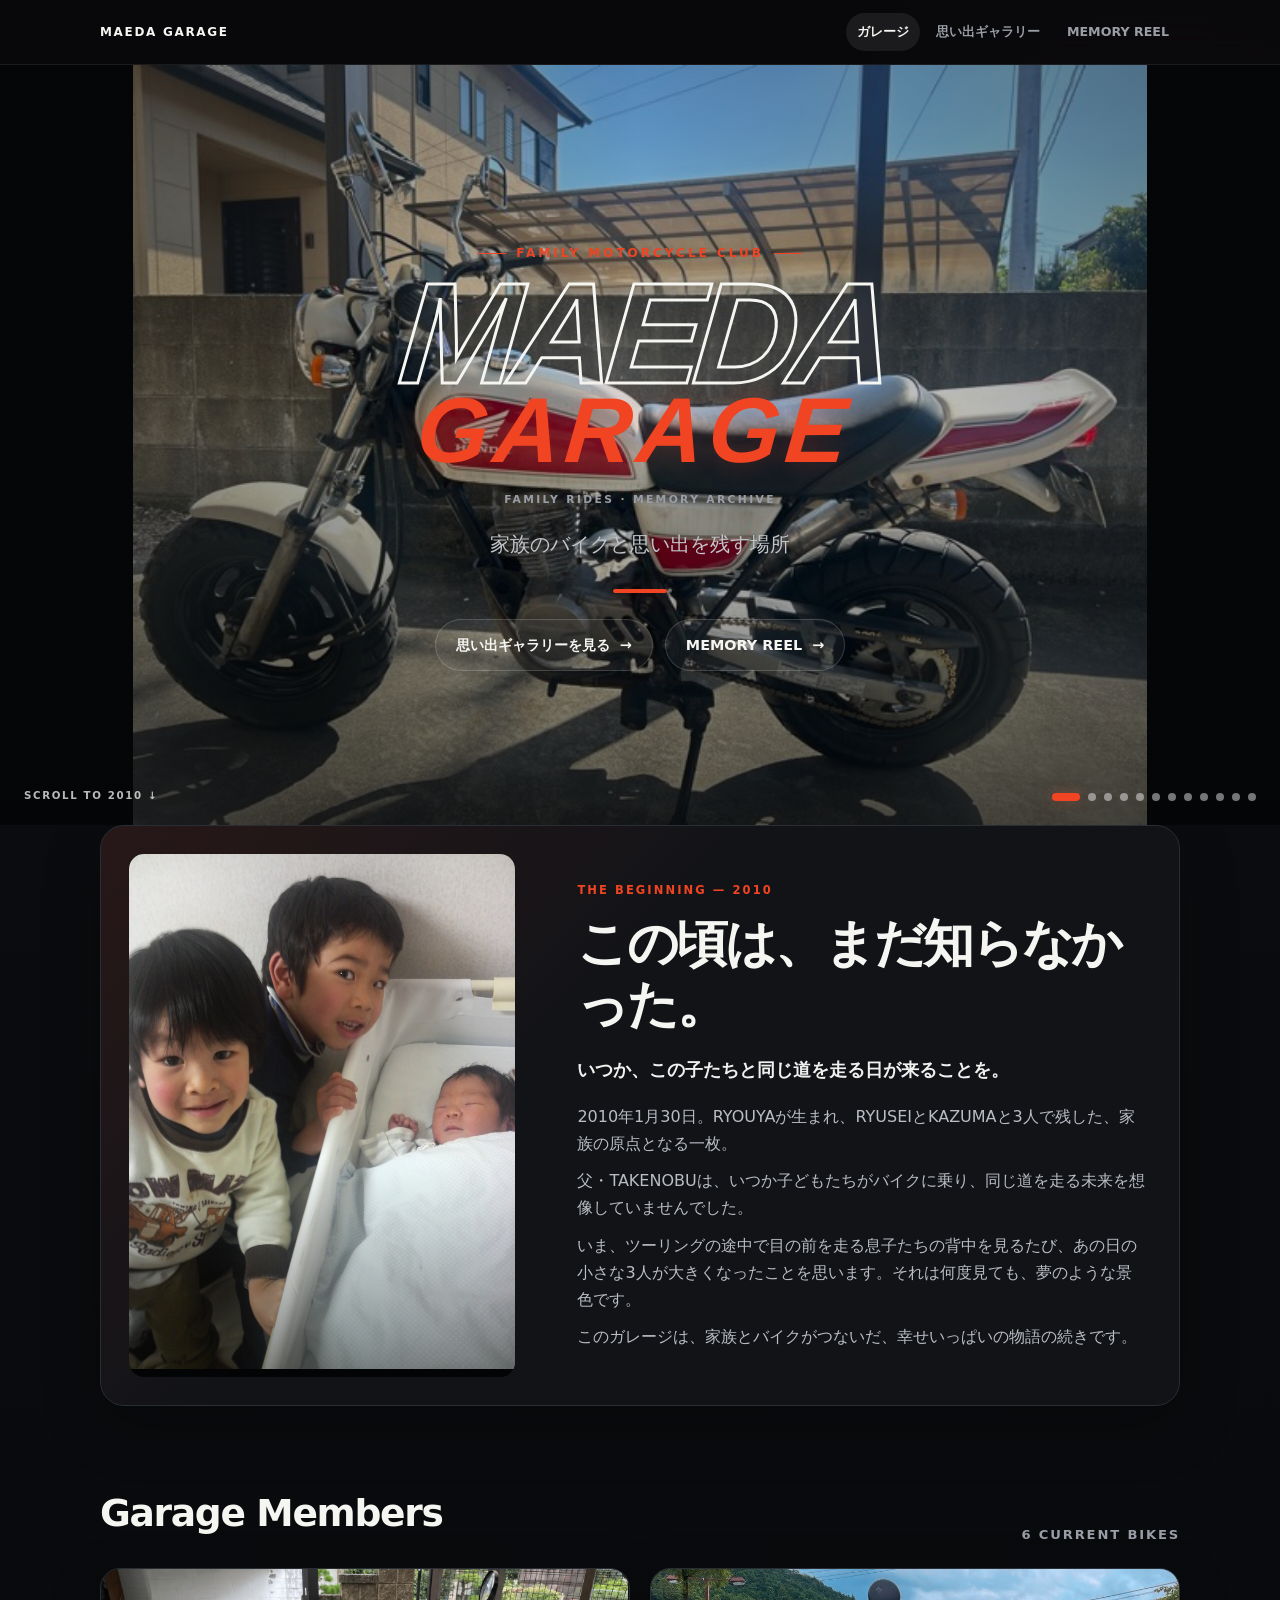
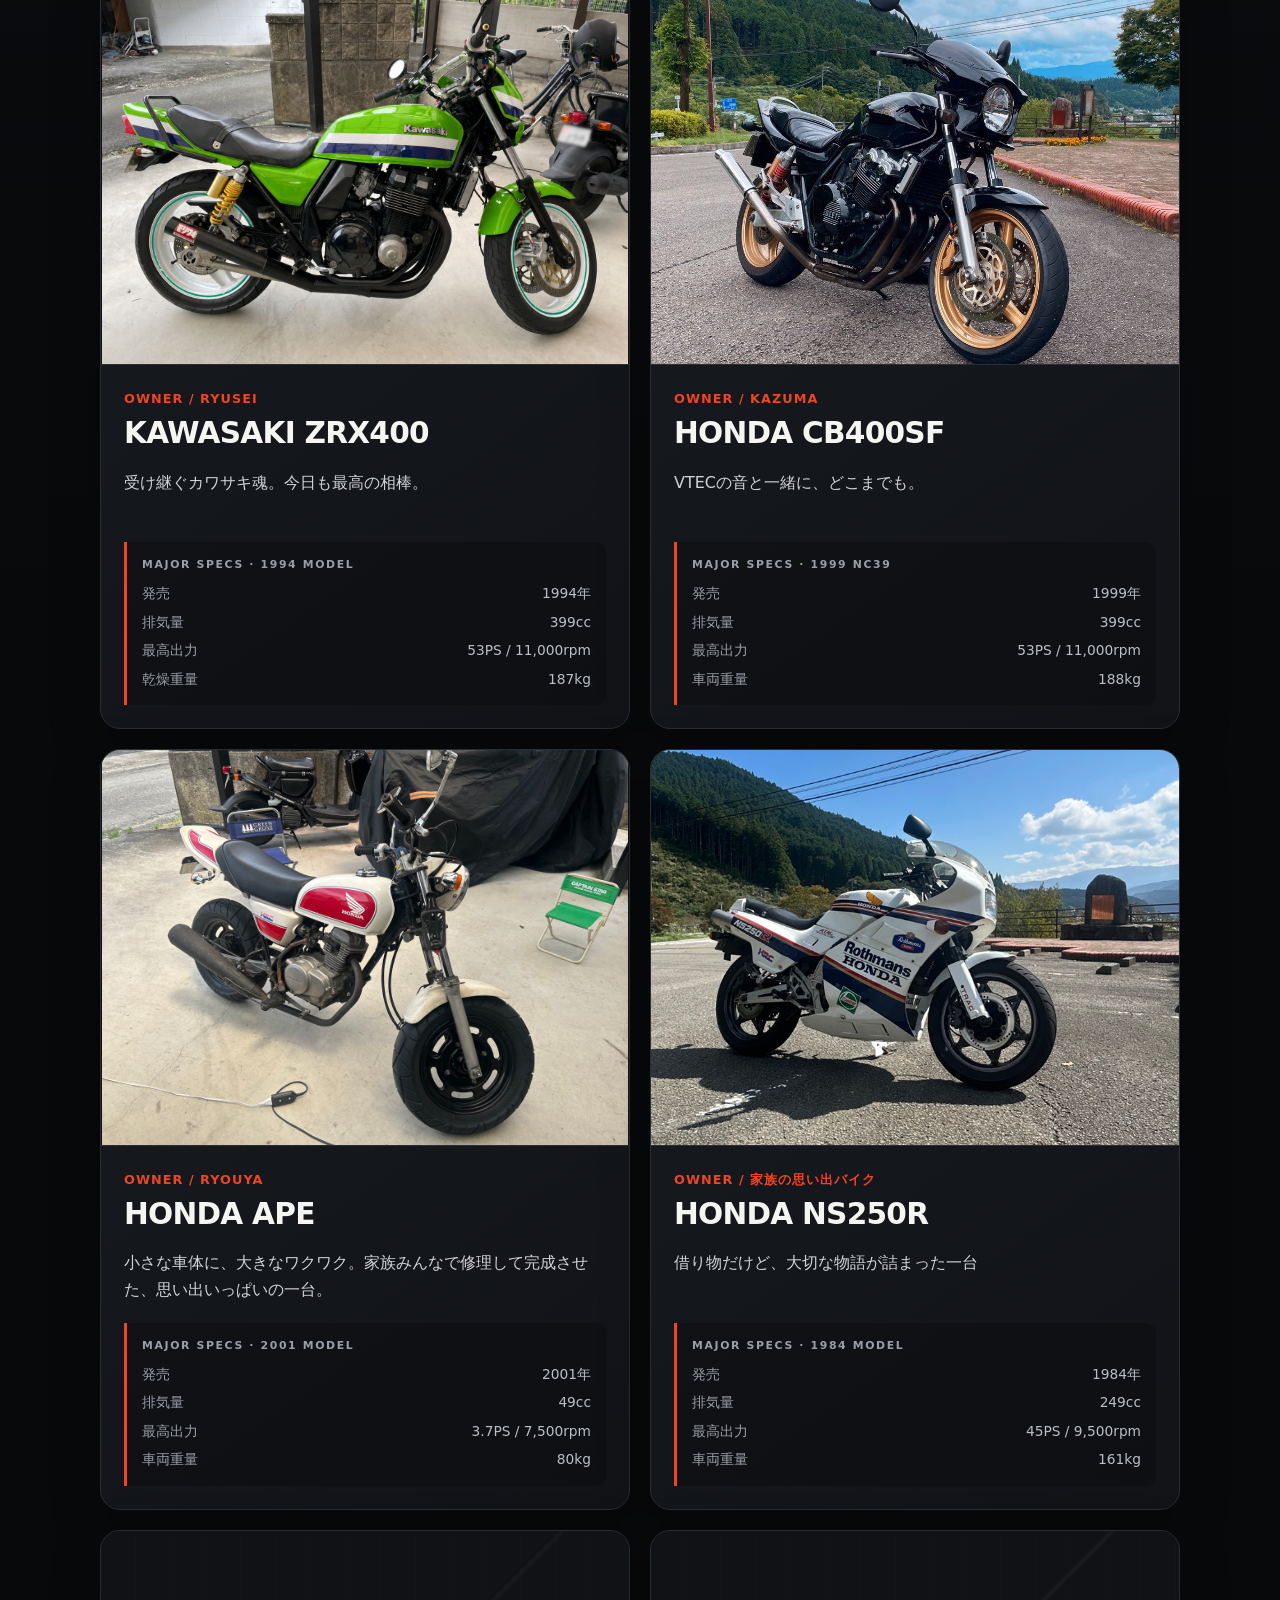
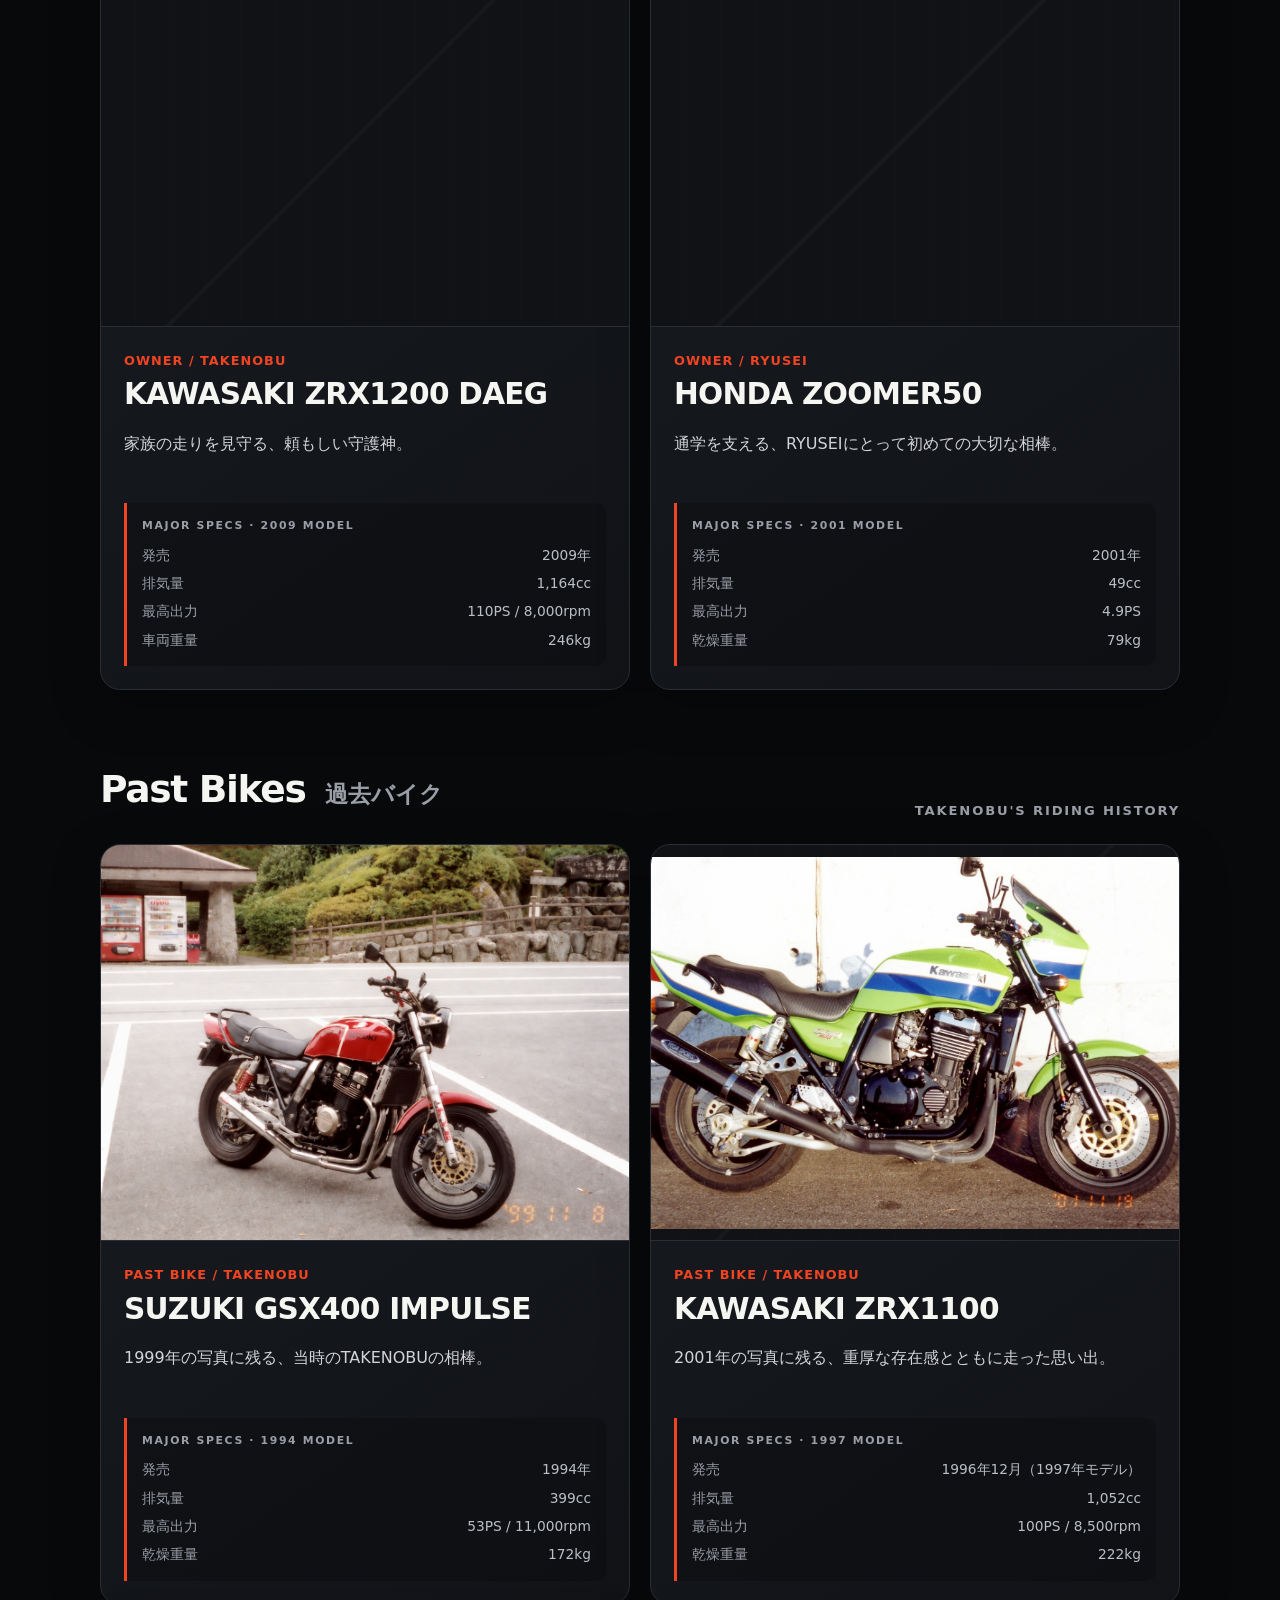
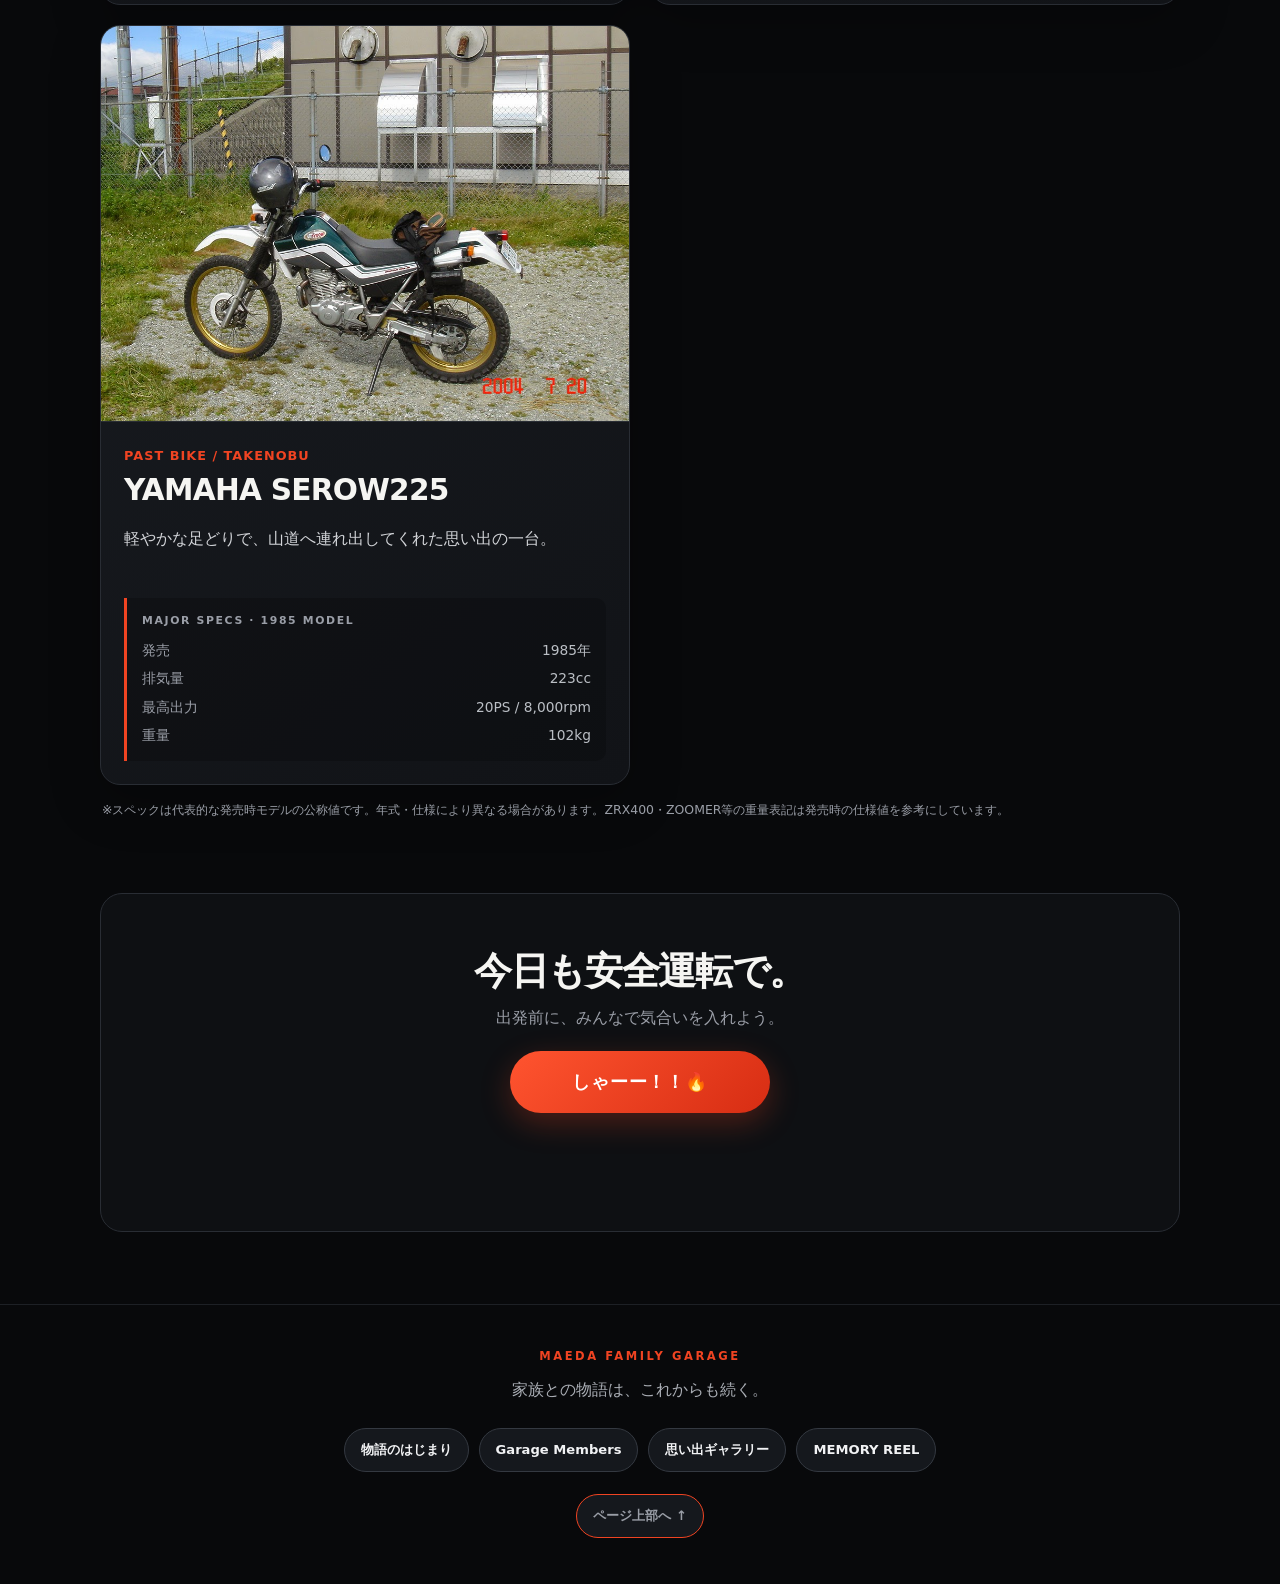
<file: index.html>
<!DOCTYPE html>
<html lang="ja">
<head>
  <meta charset="UTF-8">
  <meta name="viewport" content="width=device-width, initial-scale=1.0">
  <meta name="theme-color" content="#08090b">
  <meta name="description" content="家族のバイクと思い出を残す、前田家ガレージ。">
  <title>前田家ガレージ</title>
  <link rel="stylesheet" href="style.css">
  <style>
    :root {
      --bg: #08090b;
      --panel: #111317;
      --panel-light: #181b20;
      --line: #292d34;
      --text: #f5f5f2;
      --muted: #9a9ea7;
      --accent: #f04422;
      --accent-glow: rgba(240, 68, 34, 0.28);
      --max-width: 1080px;
    }

    * { box-sizing: border-box; }

    html { scroll-behavior: smooth; }

    body {
      margin: 0;
      min-height: 100vh;
      color: var(--text);
      background:
        radial-gradient(circle at 90% 4%, rgba(240, 68, 34, 0.13), transparent 25rem),
        linear-gradient(180deg, #0c0d10 0%, var(--bg) 38%);
      font-family: system-ui, -apple-system, "Noto Sans JP", "Yu Gothic", sans-serif;
      line-height: 1.7;
      -webkit-font-smoothing: antialiased;
    }

    body::before {
      content: "";
      position: fixed;
      inset: 0;
      z-index: -1;
      pointer-events: none;
      opacity: 0.2;
      background-image: linear-gradient(rgba(255,255,255,.025) 1px, transparent 1px);
      background-size: 100% 5px;
    }

    .container {
      width: min(calc(100% - 32px), var(--max-width));
      margin-inline: auto;
    }

    .hero {
      display: grid;
      position: relative;
      min-height: min(760px, 86svh);
      place-items: center;
      padding: 72px 0 56px;
      overflow: hidden;
      text-align: center;
      isolation: isolate;
    }

    .hero-slides,
    .hero-shade {
      position: absolute;
      inset: 0;
      z-index: -2;
    }

    .hero-slides { background: #050608; }

    .hero-slide {
      position: absolute;
      inset: 0;
      width: 100%;
      height: 100%;
      opacity: 0;
      object-fit: cover;
      object-position: center;
      transform: translateX(100%);
      transition: transform 1.1s cubic-bezier(.65, 0, .35, 1), opacity .8s ease;
    }

    .hero-slide.is-active {
      opacity: 1;
      transform: translateX(0);
    }

    .hero-slide.is-leaving {
      opacity: 0;
      transform: translateX(-100%);
    }

    .hero-slide.is-reset {
      opacity: 0;
      transform: translateX(100%);
      transition: none;
    }

    .hero-slide:nth-child(1) { object-position: center 50%; }
    .hero-slide:nth-child(2) { object-position: center 46%; }
    .hero-slide:nth-child(3) { object-position: center 42%; }
    .hero-slide:nth-child(4) { object-position: center 48%; }
    .hero-slide:nth-child(5) { object-position: center 54%; }
    .hero-slide:nth-child(6) { object-position: center 72%; }
    .hero-slide:nth-child(7) { object-position: center 52%; }
    .hero-slide:nth-child(8) { object-position: center 55%; }
    .hero-slide:nth-child(9) { object-position: center 50%; }
    .hero-slide:nth-child(10) { object-position: center 45%; }
    .hero-slide:nth-child(11) { object-position: center 60%; }
    .hero-slide:nth-child(12) { object-position: center 58%; }

    /* PCは写真を切り取らず、元の構図をそのまま見せる */
    @media (min-width: 681px) {
      .hero-slide,
      .hero-slide.is-active {
        object-fit: contain;
      }

      /* 6枚目の縦写真は、走るバイクを大きく見せる */
      .hero-slide:nth-child(6),
      .hero-slide:nth-child(6).is-active {
        object-fit: cover;
        object-position: center 66%;
      }

    }

    .hero-shade {
      z-index: -1;
      background:
        linear-gradient(90deg, rgba(4,5,7,.52), rgba(4,5,7,.12) 50%, rgba(4,5,7,.42)),
        linear-gradient(0deg, rgba(4,5,7,.6), transparent 52%, rgba(4,5,7,.18));
    }

    .hero .container {
      position: relative;
      z-index: 1;
    }

    .hero-dots {
      position: absolute;
      right: 24px;
      bottom: 24px;
      display: flex;
      gap: 8px;
      z-index: 2;
    }

    .hero-dot {
      width: 8px;
      height: 8px;
      padding: 0;
      border: 0;
      border-radius: 999px;
      background: rgba(255,255,255,.45);
      cursor: pointer;
      transition: width .3s ease, background .3s ease;
    }

    .hero-dot.is-active {
      width: 28px;
      background: var(--accent);
      box-shadow: 0 0 14px var(--accent-glow);
    }

    .scroll-to-beginning {
      position: absolute;
      bottom: 21px;
      left: 24px;
      z-index: 2;
      color: rgba(255,255,255,.72);
      font-size: .64rem;
      font-weight: 800;
      letter-spacing: .16em;
      text-decoration: none;
      text-transform: uppercase;
    }

    .eyebrow {
      display: inline-flex;
      align-items: center;
      gap: 10px;
      margin: 0 0 16px;
      color: var(--accent);
      font-size: 0.75rem;
      font-weight: 800;
      letter-spacing: 0.25em;
      text-transform: uppercase;
    }

    .eyebrow::before,
    .eyebrow::after {
      width: 28px;
      height: 1px;
      content: "";
      background: currentColor;
      box-shadow: 0 0 10px var(--accent-glow);
    }

    .garage-logo {
      margin: 0;
      font-family: Impact, Haettenschweiler, "Arial Narrow Bold", sans-serif;
      font-size: clamp(3.7rem, 15vw, 9rem);
      font-style: italic;
      font-weight: 900;
      line-height: .76;
      letter-spacing: -.06em;
      text-transform: uppercase;
      transform: skewX(-5deg);
    }

    .garage-logo span { display: block; }

    .logo-maeda {
      color: transparent;
      -webkit-text-stroke: clamp(1px, .25vw, 3px) #f5f5f2;
      text-shadow: 0 0 34px rgba(255,255,255,.1);
    }

    .logo-garage {
      margin-top: 8px;
      color: var(--accent);
      font-size: .64em;
      letter-spacing: .055em;
      text-shadow: 0 0 24px var(--accent-glow);
    }

    .hero-tagline {
      margin: 24px 0 0;
      color: var(--muted);
      font-size: .67rem;
      font-weight: 800;
      letter-spacing: .22em;
      text-transform: uppercase;
    }

    .lead {
      margin: 18px auto 0;
      color: #c2c5ca;
      font-size: clamp(1rem, 3vw, 1.25rem);
    }

    .hero-line {
      width: 54px;
      height: 4px;
      margin: 28px auto 0;
      border: 0;
      border-radius: 99px;
      background: var(--accent);
      box-shadow: 0 0 20px var(--accent-glow);
    }

    .origin-story {
      display: grid;
      grid-template-columns: minmax(230px, .8fr) minmax(0, 1.2fr);
      gap: clamp(24px, 5vw, 56px);
      align-items: center;
      margin: 0 0 76px;
      padding: clamp(16px, 3vw, 28px);
      border: 1px solid var(--line);
      border-radius: 24px;
      background: linear-gradient(135deg, rgba(240,68,34,.1), transparent 42%), var(--panel);
      box-shadow: 0 20px 60px rgba(0,0,0,.22);
    }

    .origin-photo {
      position: relative;
      min-height: 370px;
      margin: 0;
      overflow: hidden;
      border-radius: 15px;
      background: #060709;
    }

    .origin-photo::after {
      position: absolute;
      inset: 0;
      content: "";
      background: linear-gradient(180deg, transparent 58%, rgba(0,0,0,.48));
      pointer-events: none;
    }

    .origin-photo img {
      width: 100%;
      height: 100%;
      object-fit: cover;
      object-position: center 30%;
    }

    .origin-copy { padding: 10px 6px; }

    .origin-kicker {
      margin: 0 0 12px;
      color: var(--accent);
      font-size: .72rem;
      font-weight: 900;
      letter-spacing: .18em;
    }

    .origin-copy h2 {
      margin: 0;
      font-size: clamp(1.8rem, 4vw, 3.2rem);
      line-height: 1.2;
      letter-spacing: -.045em;
    }

    .origin-lead {
      margin: 18px 0;
      color: #f0f1ef;
      font-size: clamp(1rem, 2vw, 1.15rem);
      font-weight: 700;
    }

    .origin-copy p:not(.origin-kicker):not(.origin-lead) {
      margin: 10px 0 0;
      color: #b9bdc4;
    }

    main { padding-bottom: 72px; }

    .section-heading {
      display: flex;
      align-items: end;
      justify-content: space-between;
      gap: 16px;
      margin-bottom: 22px;
    }

    h2 {
      margin: 0;
      font-size: clamp(1.6rem, 5vw, 2.35rem);
      letter-spacing: -0.035em;
    }

    .count {
      color: var(--muted);
      font-size: 0.82rem;
      font-weight: 700;
      letter-spacing: 0.14em;
    }

    .garage-grid {
      display: grid;
      grid-template-columns: repeat(2, minmax(0, 1fr));
      gap: 20px;
    }

    .bike-card {
      overflow: hidden;
      border: 1px solid var(--line);
      border-radius: 20px;
      background: linear-gradient(145deg, var(--panel-light), var(--panel));
      box-shadow: 0 16px 50px rgba(0,0,0,.25);
      transition: transform .25s ease, border-color .25s ease;
    }

    .bike-card:hover {
      transform: translateY(-4px);
      border-color: #464b54;
    }

    .photo-frame {
      position: relative;
      display: grid;
      min-height: 0;
      aspect-ratio: 4 / 3;
      place-items: center;
      overflow: hidden;
      border-bottom: 1px solid var(--line);
      background:
        linear-gradient(135deg, transparent 49.5%, rgba(255,255,255,.04) 50%, transparent 50.5%),
        repeating-linear-gradient(90deg, #101216 0, #101216 34px, #13161a 35px);
      color: #6f747c;
    }

    .photo-frame img {
      position: absolute;
      inset: 0;
      width: 100%;
      height: 100%;
      object-fit: cover;
    }

    /* 車体全体を見せたい写真用：背景を残してトリミングを防ぐ */
    .photo-frame img.full-bike {
      object-fit: contain;
      padding: 0;
    }

    /* 横長写真は画面いっぱいに見せつつ、車体側を中心に表示 */
    .photo-frame img.wide-bike {
      object-fit: cover;
      object-position: center 60%;
    }

    .photo-frame img.daeg-bike {
      transform: scale(1.18);
      transform-origin: center 56%;
    }

    .photo-frame img.ns250r-bike {
      transform: scale(1.3);
      transform-origin: center 54%;
    }

    .photo-frame img.past-impulse-zoom {
      transform: translate(-8%, -6%) scale(1.28);
      transform-origin: 52% 60%;
    }

    .photo-frame img.past-serow-zoom {
      transform: translate(-8%, -6%) scale(1.28);
      transform-origin: 54% 68%;
    }

    .photo-placeholder {
      position: relative;
      z-index: 1;
      text-align: center;
    }

    .photo-icon {
      display: block;
      margin-bottom: 6px;
      font-size: 1.75rem;
      filter: grayscale(1);
    }

    .photo-placeholder span:last-child {
      font-size: 0.72rem;
      font-weight: 800;
      letter-spacing: 0.16em;
    }

    .card-body { padding: 23px; }

    .owner {
      margin: 0 0 4px;
      color: var(--accent);
      font-size: 0.8rem;
      font-weight: 800;
      letter-spacing: 0.08em;
    }

    h3 {
      margin: 0;
      font-size: clamp(1.45rem, 4vw, 1.85rem);
      line-height: 1.3;
      letter-spacing: -0.025em;
    }

    .comment {
      min-height: 3.4em;
      margin: 16px 0 19px;
      color: #d2d4d8;
    }

    .bike-specs {
      padding: 14px 15px;
      border-left: 3px solid var(--accent);
      border-radius: 0 10px 10px 0;
      background: rgba(0,0,0,.22);
    }

    .specs-label {
      display: block;
      margin-bottom: 8px;
      color: var(--muted);
      font-size: 0.68rem;
      font-weight: 800;
      letter-spacing: 0.15em;
    }

    .bike-specs dl {
      display: grid;
      grid-template-columns: auto 1fr;
      gap: 5px 12px;
      margin: 0;
      font-size: 0.86rem;
    }

    .bike-specs dt { color: var(--muted); }

    .bike-specs dd {
      margin: 0;
      color: #bbbfc5;
      text-align: right;
    }

    .past-bikes { margin-top: 68px; }

    .past-bikes h2 span {
      margin-left: 8px;
      color: var(--muted);
      font-size: .62em;
      letter-spacing: 0;
    }

    .specs-note {
      margin: 14px 2px 0;
      color: var(--muted);
      font-size: .78rem;
    }

    .cheer {
      margin-top: 72px;
      padding: 46px 20px;
      border: 1px solid var(--line);
      border-radius: 22px;
      background: #0e1013;
      text-align: center;
    }

    .cheer p {
      margin: 0 0 20px;
      color: var(--muted);
    }

    .cheer-button {
      min-width: min(100%, 260px);
      padding: 16px 28px;
      border: 0;
      border-radius: 999px;
      color: white;
      background: linear-gradient(135deg, #ff542f, #d72d13);
      box-shadow: 0 10px 30px var(--accent-glow);
      font: inherit;
      font-size: 1.12rem;
      font-weight: 900;
      letter-spacing: 0.04em;
      cursor: pointer;
      transition: transform .15s ease, filter .15s ease;
      -webkit-tap-highlight-color: transparent;
    }

    .cheer-button:hover { filter: brightness(1.1); }
    .cheer-button:active { transform: scale(.96); }
    .cheer-button:focus-visible {
      outline: 3px solid white;
      outline-offset: 4px;
    }

    .message {
      display: grid;
      min-height: 2.3em;
      place-items: center;
      margin: 22px 0 0 !important;
      color: var(--text) !important;
      font-size: clamp(1.05rem, 4vw, 1.35rem);
      font-weight: 800;
    }

    .message.pop { animation: pop .42s ease; }

    @keyframes pop {
      0% { opacity: 0; transform: scale(.84) translateY(8px); }
      70% { transform: scale(1.05); }
      100% { opacity: 1; transform: scale(1); }
    }

    footer {
      padding: 42px 16px 46px;
      border-top: 1px solid #1d2025;
      color: #aaaeb5;
      text-align: center;
    }

    footer p { margin: 0; }

    .footer-nav {
      display: flex;
      flex-wrap: wrap;
      justify-content: center;
      gap: 10px;
      margin: 24px auto 22px;
    }

    .footer-nav a,
    .back-to-top {
      display: inline-flex;
      align-items: center;
      justify-content: center;
      min-height: 42px;
      padding: 10px 16px;
      border: 1px solid #343941;
      border-radius: 999px;
      color: #f1f2f4;
      background: #15181d;
      font-size: .82rem;
      font-weight: 700;
      text-decoration: none;
      transition: border-color .2s ease, background .2s ease, transform .2s ease;
    }

    .footer-nav a:hover,
    .back-to-top:hover {
      border-color: var(--accent);
      background: #20242a;
      transform: translateY(-2px);
    }

    .back-to-top { border-color: var(--accent); }

    .footer-mark {
      display: block;
      margin-bottom: 10px;
      color: var(--accent);
      font-size: 0.72rem;
      font-weight: 900;
      letter-spacing: .22em;
    }

    @media (max-width: 680px) {
      .container { width: min(calc(100% - 24px), var(--max-width)); }
      .hero { min-height: min(700px, 82svh); padding-top: 52px; }
      .hero-dots { right: 16px; bottom: 16px; }
      .scroll-to-beginning { bottom: 16px; left: 16px; font-size: .56rem; }
      .garage-grid { grid-template-columns: 1fr; gap: 16px; }
      .photo-frame { min-height: 0; }
      .origin-story { grid-template-columns: 1fr; gap: 22px; margin-bottom: 54px; padding: 14px; }
      .origin-photo { min-height: 330px; }
      .origin-copy { padding: 6px 4px 10px; }
      .card-body { padding: 20px; }
      .comment { min-height: 0; }
      .cheer { margin-top: 52px; padding: 38px 16px; }
    }

    @media (prefers-reduced-motion: reduce) {
      *, *::before, *::after {
        scroll-behavior: auto !important;
        animation-duration: .01ms !important;
        transition-duration: .01ms !important;
      }

      /* このサイトでは、ユーザー指定のトップ写真スライドは維持する */
      .hero-slide {
        transition: transform 1.1s cubic-bezier(.65, 0, .35, 1), opacity .8s ease !important;
      }
    }
  </style>
</head>
<body id="top">
  <nav class="site-nav" aria-label="メインナビゲーション">
    <div class="nav-inner">
      <a class="brand" href="index.html">MAEDA GARAGE</a>
      <div class="nav-links">
        <a class="active" href="index.html" aria-current="page">ガレージ</a>
        <a href="gallery-latest.html">思い出ギャラリー</a>
        <a href="memory-reel.html">MEMORY REEL</a>
      </div>
    </div>
  </nav>

  <header class="hero">
    <div class="hero-slides" aria-hidden="true">
      <img class="hero-slide is-active" src="images/gallery/img_4060.jpg" alt="">
      <img class="hero-slide" src="images/hero-kazuma-ryouya.jpg" alt="">
      <img class="hero-slide" src="images/hero-ryouya.jpg" alt="">
      <img class="hero-slide" src="images/hero-ns250r-ryusei.jpg" alt="">
      <img class="hero-slide" src="images/hero-kazuma.jpg" alt="">
      <img class="hero-slide" src="images/hero-ryusei.jpg" alt="">
      <img class="hero-slide" src="images/hero-zrx400-blurred.png" alt="">
      <img class="hero-slide" src="images/hero-daeg.jpg" alt="">
      <img class="hero-slide" src="images/hero-ryusei-ryouya.jpg" alt="">
      <img class="hero-slide" src="images/hero-three-brothers.jpg" alt="">
      <img class="hero-slide" src="images/gallery/zrx1100-takenobu-2001.jpg" alt="">
      <img class="hero-slide" src="images/gallery/zrx1100-akemi-2001.jpg" alt="">
    </div>
    <div class="hero-shade" aria-hidden="true"></div>
    <div class="container hero-content">
      <p class="eyebrow">Family Motorcycle Club</p>
      <h1 class="garage-logo" aria-label="Maeda Garage"><span class="logo-maeda">MAEDA</span><span class="logo-garage">GARAGE</span></h1>
      <p class="hero-tagline">Family Rides · Memory Archive</p>
      <p class="lead">家族のバイクと思い出を残す場所</p>
      <hr class="hero-line">
      <div class="hero-actions">
        <a class="gallery-cta" href="gallery-latest.html">思い出ギャラリーを見る <span aria-hidden="true">→</span></a>
        <a class="gallery-cta" href="memory-reel.html">MEMORY REEL <span aria-hidden="true">→</span></a>
      </div>
    </div>
    <a class="scroll-to-beginning" href="#beginning">Scroll to 2010 ↓</a>
    <div class="hero-dots" aria-label="トップ写真を選択">
      <button class="hero-dot is-active" type="button" aria-label="写真 1" aria-current="true"></button>
      <button class="hero-dot" type="button" aria-label="写真 2"></button>
      <button class="hero-dot" type="button" aria-label="写真 3"></button>
      <button class="hero-dot" type="button" aria-label="写真 4"></button>
      <button class="hero-dot" type="button" aria-label="写真 5"></button>
      <button class="hero-dot" type="button" aria-label="写真 6"></button>
      <button class="hero-dot" type="button" aria-label="写真 7"></button>
      <button class="hero-dot" type="button" aria-label="写真 8"></button>
      <button class="hero-dot" type="button" aria-label="写真 9"></button>
      <button class="hero-dot" type="button" aria-label="写真 10"></button>
      <button class="hero-dot" type="button" aria-label="写真 11"></button>
      <button class="hero-dot" type="button" aria-label="写真 12"></button>
    </div>
  </header>

  <main class="container">
    <section id="beginning" class="origin-story" aria-labelledby="origin-title">
      <figure class="origin-photo">
        <img src="images/family-beginning.jpg" alt="2010年1月30日、生まれたばかりのRYOUYAとRYUSEI、KAZUMAの写真" loading="eager" decoding="async">
      </figure>
      <div class="origin-copy">
        <p class="origin-kicker">THE BEGINNING — 2010</p>
        <h2 id="origin-title">この頃は、まだ知らなかった。</h2>
        <p class="origin-lead">いつか、この子たちと同じ道を走る日が来ることを。</p>
        <p>2010年1月30日。RYOUYAが生まれ、RYUSEIとKAZUMAと3人で残した、家族の原点となる一枚。</p>
        <p>父・TAKENOBUは、いつか子どもたちがバイクに乗り、同じ道を走る未来を想像していませんでした。</p>
        <p>いま、ツーリングの途中で目の前を走る息子たちの背中を見るたび、あの日の小さな3人が大きくなったことを思います。それは何度見ても、夢のような景色です。</p>
        <p>このガレージは、家族とバイクがつないだ、幸せいっぱいの物語の続きです。</p>
      </div>
    </section>

    <section aria-labelledby="garage-title">
      <div class="section-heading">
        <h2 id="garage-title">Garage Members</h2>
        <span class="count">6 CURRENT BIKES</span>
      </div>

      <div class="garage-grid">
        <article class="bike-card">
          <div class="photo-frame">
            <img class="full-bike" src="images/zrx400-blurred.png" alt="長男のZRX400" loading="lazy" decoding="async">
          </div>
          <div class="card-body">
            <p class="owner">OWNER / RYUSEI</p>
            <h3>KAWASAKI ZRX400</h3>
            <p class="comment">受け継ぐカワサキ魂。今日も最高の相棒。</p>
            <div class="bike-specs"><span class="specs-label">MAJOR SPECS · 1994 MODEL</span><dl><dt>発売</dt><dd>1994年</dd><dt>排気量</dt><dd>399cc</dd><dt>最高出力</dt><dd>53PS / 11,000rpm</dd><dt>乾燥重量</dt><dd>187kg</dd></dl></div>
          </div>
        </article>

        <article class="bike-card">
          <div class="photo-frame">
            <img src="images/cb400sf.jpg" alt="次男のCB400SF NC39" loading="lazy" decoding="async">
          </div>
          <div class="card-body">
            <p class="owner">OWNER / KAZUMA</p>
            <h3>HONDA CB400SF</h3>
            <p class="comment">VTECの音と一緒に、どこまでも。</p>
            <div class="bike-specs"><span class="specs-label">MAJOR SPECS · 1999 NC39</span><dl><dt>発売</dt><dd>1999年</dd><dt>排気量</dt><dd>399cc</dd><dt>最高出力</dt><dd>53PS / 11,000rpm</dd><dt>車両重量</dt><dd>188kg</dd></dl></div>
          </div>
        </article>

        <article class="bike-card">
          <div class="photo-frame">
            <img class="full-bike" src="images/ape50.jpg" alt="三男のHONDA APE" loading="lazy" decoding="async">
          </div>
          <div class="card-body">
            <p class="owner">OWNER / RYOUYA</p>
            <h3>HONDA APE</h3>
            <p class="comment">小さな車体に、大きなワクワク。家族みんなで修理して完成させた、思い出いっぱいの一台。</p>
            <div class="bike-specs"><span class="specs-label">MAJOR SPECS · 2001 MODEL</span><dl><dt>発売</dt><dd>2001年</dd><dt>排気量</dt><dd>49cc</dd><dt>最高出力</dt><dd>3.7PS / 7,500rpm</dd><dt>車両重量</dt><dd>80kg</dd></dl></div>
          </div>
        </article>

        <article class="bike-card">
          <div class="photo-frame">
            <img class="ns250r-bike" src="images/ns250r.jpg" alt="家族の思い出バイク HONDA NS250R" loading="lazy" decoding="async">
          </div>
          <div class="card-body">
            <p class="owner">OWNER / 家族の思い出バイク</p>
            <h3>HONDA NS250R</h3>
            <p class="comment">借り物だけど、大切な物語が詰まった一台</p>
            <div class="bike-specs"><span class="specs-label">MAJOR SPECS · 1984 MODEL</span><dl><dt>発売</dt><dd>1984年</dd><dt>排気量</dt><dd>249cc</dd><dt>最高出力</dt><dd>45PS / 9,500rpm</dd><dt>車両重量</dt><dd>161kg</dd></dl></div>
          </div>
        </article>

        <article class="bike-card">
          <div class="photo-frame">
            <img class="full-bike daeg-bike" src="images/zrx1200daeg.jpg" alt="たけさんのZRX1200 DAEG" loading="lazy" decoding="async">
          </div>
          <div class="card-body">
            <p class="owner">OWNER / TAKENOBU</p>
            <h3>KAWASAKI ZRX1200 DAEG</h3>
            <p class="comment">家族の走りを見守る、頼もしい守護神。</p>
            <div class="bike-specs"><span class="specs-label">MAJOR SPECS · 2009 MODEL</span><dl><dt>発売</dt><dd>2009年</dd><dt>排気量</dt><dd>1,164cc</dd><dt>最高出力</dt><dd>110PS / 8,000rpm</dd><dt>車両重量</dt><dd>246kg</dd></dl></div>
          </div>
        </article>

        <article class="bike-card">
          <div class="photo-frame">
            <img class="wide-bike" src="images/zoomer50.jpg" alt="RYUSEIのHONDA ZOOMER50" loading="lazy" decoding="async">
          </div>
          <div class="card-body">
            <p class="owner">OWNER / RYUSEI</p>
            <h3>HONDA ZOOMER50</h3>
            <p class="comment">通学を支える、RYUSEIにとって初めての大切な相棒。</p>
            <div class="bike-specs"><span class="specs-label">MAJOR SPECS · 2001 MODEL</span><dl><dt>発売</dt><dd>2001年</dd><dt>排気量</dt><dd>49cc</dd><dt>最高出力</dt><dd>4.9PS</dd><dt>乾燥重量</dt><dd>79kg</dd></dl></div>
          </div>
        </article>
      </div>
    </section>

    <section class="past-bikes" aria-labelledby="past-bikes-title">
      <div class="section-heading">
        <h2 id="past-bikes-title">Past Bikes <span lang="ja">過去バイク</span></h2>
        <span class="count">TAKENOBU'S RIDING HISTORY</span>
      </div>
      <div class="garage-grid">
        <article class="bike-card">
          <div class="photo-frame"><img class="full-bike past-impulse-zoom" src="images/impulse-takenobu-1999-no-helmet.png" alt="TAKENOBUの過去バイク、SUZUKI GSX400 IMPULSE" loading="lazy" decoding="async"></div>
          <div class="card-body">
            <p class="owner">PAST BIKE / TAKENOBU</p>
            <h3>SUZUKI GSX400 IMPULSE</h3>
            <p class="comment">1999年の写真に残る、当時のTAKENOBUの相棒。</p>
            <div class="bike-specs"><span class="specs-label">MAJOR SPECS · 1994 MODEL</span><dl><dt>発売</dt><dd>1994年</dd><dt>排気量</dt><dd>399cc</dd><dt>最高出力</dt><dd>53PS / 11,000rpm</dd><dt>乾燥重量</dt><dd>172kg</dd></dl></div>
          </div>
        </article>

        <article class="bike-card">
          <div class="photo-frame"><img class="full-bike" src="images/zrx1100-takenobu-2001.jpg" alt="TAKENOBUの過去バイク、KAWASAKI ZRX1100" loading="lazy" decoding="async"></div>
          <div class="card-body">
            <p class="owner">PAST BIKE / TAKENOBU</p>
            <h3>KAWASAKI ZRX1100</h3>
            <p class="comment">2001年の写真に残る、重厚な存在感とともに走った思い出。</p>
            <div class="bike-specs"><span class="specs-label">MAJOR SPECS · 1997 MODEL</span><dl><dt>発売</dt><dd>1996年12月（1997年モデル）</dd><dt>排気量</dt><dd>1,052cc</dd><dt>最高出力</dt><dd>100PS / 8,500rpm</dd><dt>乾燥重量</dt><dd>222kg</dd></dl></div>
          </div>
        </article>

        <article class="bike-card">
          <div class="photo-frame"><img class="full-bike past-serow-zoom" src="images/serow225-takenobu-2004.jpg" alt="TAKENOBUの過去バイク、YAMAHA SEROW225" loading="lazy" decoding="async"></div>
          <div class="card-body">
            <p class="owner">PAST BIKE / TAKENOBU</p>
            <h3>YAMAHA SEROW225</h3>
            <p class="comment">軽やかな足どりで、山道へ連れ出してくれた思い出の一台。</p>
            <div class="bike-specs"><span class="specs-label">MAJOR SPECS · 1985 MODEL</span><dl><dt>発売</dt><dd>1985年</dd><dt>排気量</dt><dd>223cc</dd><dt>最高出力</dt><dd>20PS / 8,000rpm</dd><dt>重量</dt><dd>102kg</dd></dl></div>
          </div>
        </article>
      </div>
      <p class="specs-note">※スペックは代表的な発売時モデルの公称値です。年式・仕様により異なる場合があります。ZRX400・ZOOMER等の重量表記は発売時の仕様値を参考にしています。</p>
    </section>

    <section class="cheer" aria-labelledby="cheer-title">
      <h2 id="cheer-title">今日も安全運転で。</h2>
      <p>出発前に、みんなで気合いを入れよう。</p>
      <button class="cheer-button" id="cheerButton" type="button">しゃーー！！🔥</button>
      <p class="message" id="cheerMessage" role="status" aria-live="polite"></p>
    </section>
  </main>

  <footer>
    <span class="footer-mark">MAEDA FAMILY GARAGE</span>
    <p>家族との物語は、これからも続く。</p>
    <nav class="footer-nav" aria-label="ページ内リンク">
      <a href="#beginning">物語のはじまり</a>
      <a href="#garage-title">Garage Members</a>
      <a href="gallery-latest.html">思い出ギャラリー</a>
      <a href="memory-reel.html">MEMORY REEL</a>
    </nav>
    <a class="back-to-top" href="#top">ページ上部へ ↑</a>
  </footer>

  <script>
    // ページ内リンクは、設定環境に左右されずスムーズに移動させる。
    document.querySelectorAll('.footer-nav a[href^="#"], .back-to-top[href^="#"]').forEach((link) => {
      link.addEventListener("click", (event) => {
        const target = document.querySelector(link.getAttribute("href"));
        if (!target) return;
        event.preventDefault();
        target.scrollIntoView({ behavior: "smooth", block: "start" });
        history.replaceState(null, "", link.getAttribute("href"));
      });
    });

    const heroSlides = [...document.querySelectorAll(".hero-slide")];
    const heroDots = [...document.querySelectorAll(".hero-dot")];
    let activeSlide = 0;
    let slideshowTimer;

    const showSlide = (index) => {
      const nextSlide = (index + heroSlides.length) % heroSlides.length;
      if (nextSlide === activeSlide) return;
      const previous = heroSlides[activeSlide];
      const incoming = heroSlides[nextSlide];

      previous.classList.remove("is-active");
      previous.classList.add("is-leaving");
      incoming.classList.remove("is-leaving", "is-reset");
      incoming.classList.add("is-active");
      activeSlide = nextSlide;

      window.setTimeout(() => {
        if (!previous.classList.contains("is-active")) {
          previous.classList.remove("is-leaving");
          previous.classList.add("is-reset");
          window.requestAnimationFrame(() => window.requestAnimationFrame(() => previous.classList.remove("is-reset")));
        }
      }, 1150);

      heroDots.forEach((dot, dotIndex) => {
        const isActive = dotIndex === activeSlide;
        dot.classList.toggle("is-active", isActive);
        if (isActive) dot.setAttribute("aria-current", "true");
        else dot.removeAttribute("aria-current");
      });
    };

    const startSlideshow = () => {
      if (heroSlides.length < 2) return;
      clearInterval(slideshowTimer);
      slideshowTimer = setInterval(() => showSlide(activeSlide + 1), 4500);
    };

    heroDots.forEach((dot, index) => {
      dot.addEventListener("click", () => {
        showSlide(index);
        startSlideshow();
      });
    });
    startSlideshow();

    const messages = [
      "今日も最高の一日にしよう！🔥",
      "安全第一、楽しさ全開！",
      "前田家、今日も絶好調！",
      "エンジンも気持ちも温まってるぞ！",
      "いい道、いい仲間、いい家族！",
      "無事に帰るまでがツーリング！",
      "その一走りが、また思い出になる。"
    ];

    const button = document.getElementById("cheerButton");
    const message = document.getElementById("cheerMessage");
    let lastIndex = -1;

    button.addEventListener("click", () => {
      let index;
      do {
        index = Math.floor(Math.random() * messages.length);
      } while (messages.length > 1 && index === lastIndex);

      lastIndex = index;
      message.textContent = messages[index];
      message.classList.remove("pop");
      void message.offsetWidth;
      message.classList.add("pop");

      if (navigator.vibrate) navigator.vibrate([40, 30, 70]);
    });
  </script>
</body>
</html>
</file>
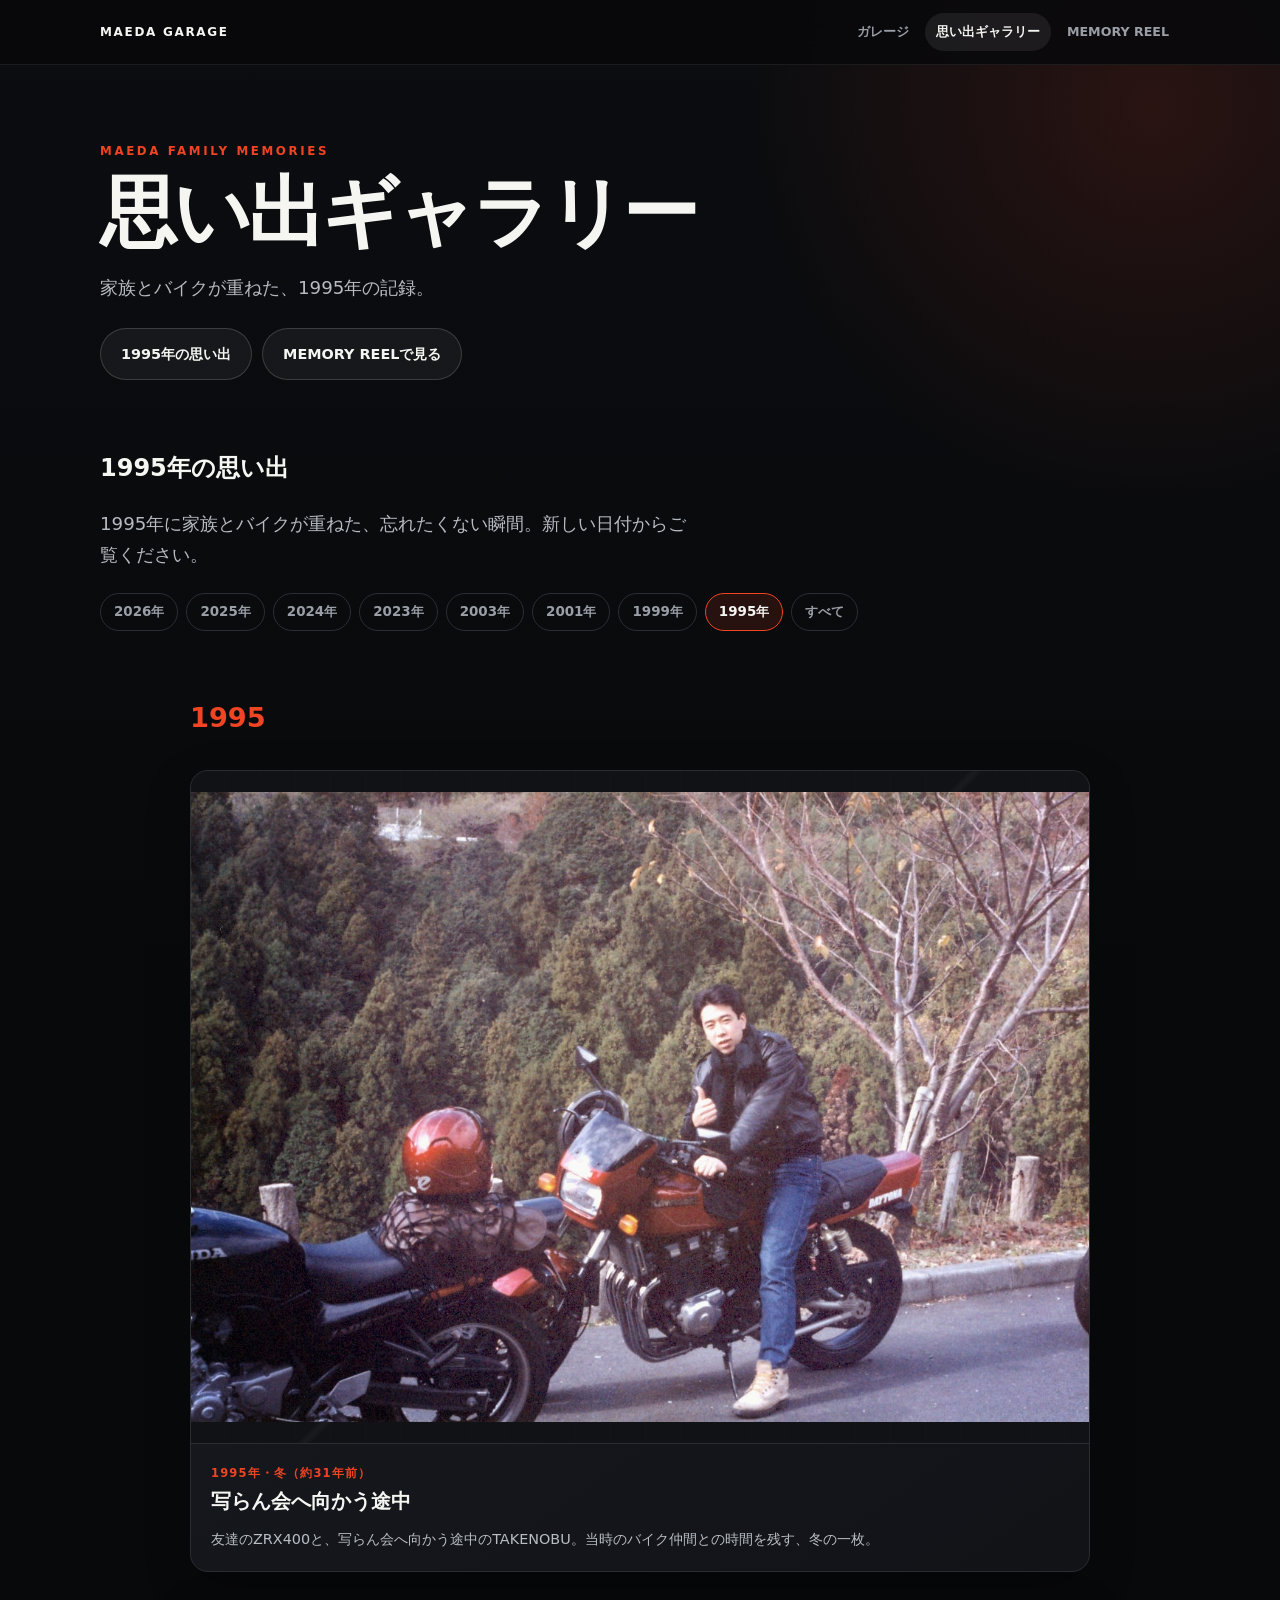
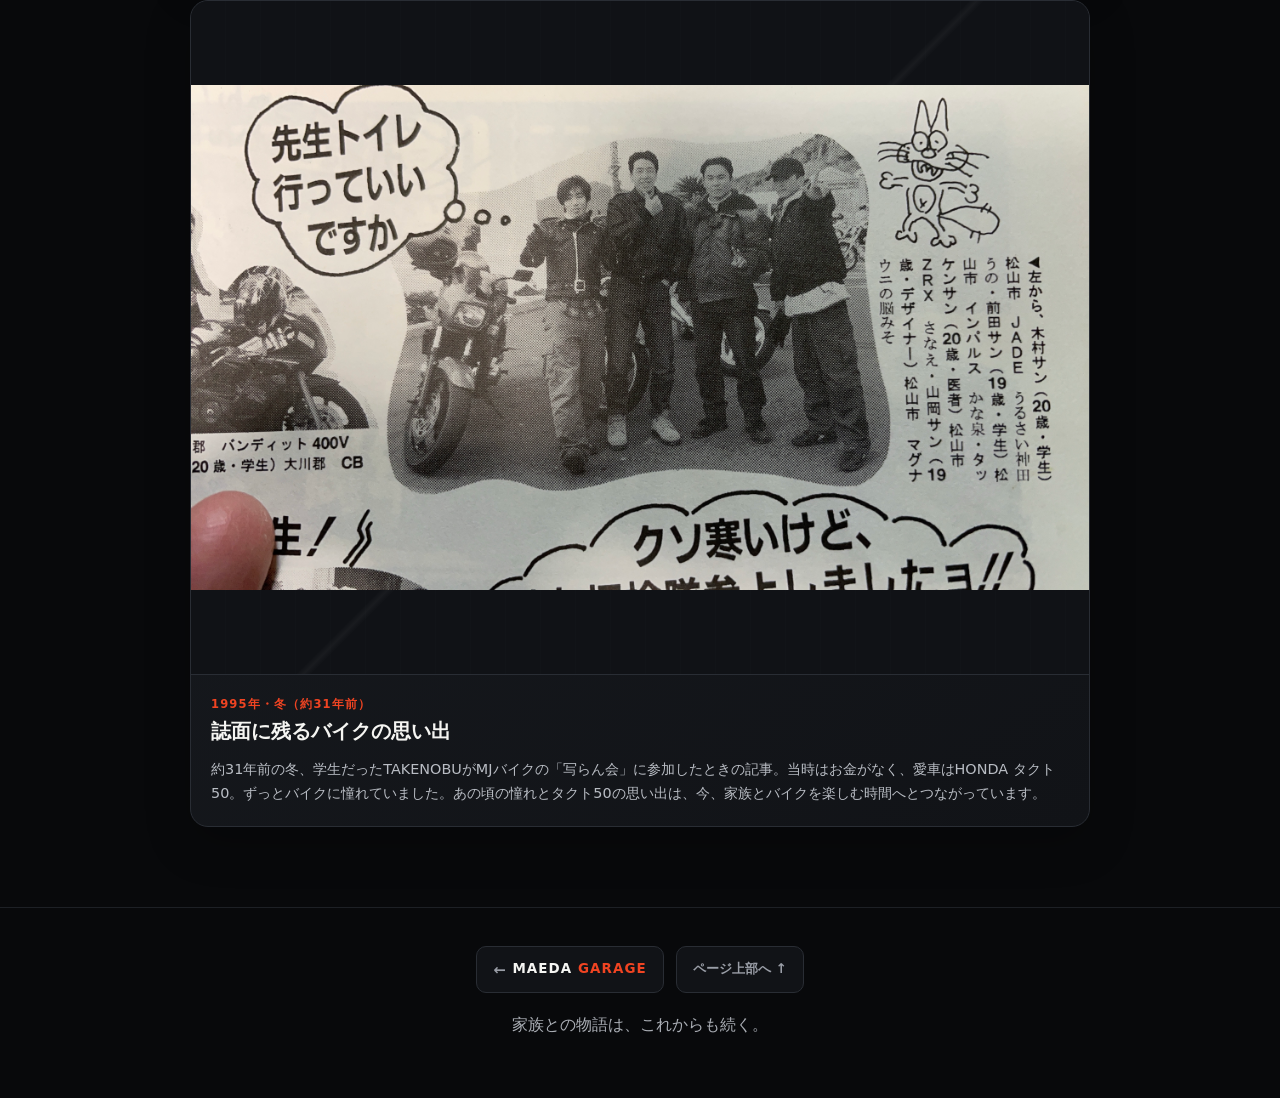
<file: gallery-1995.html>
<!DOCTYPE html>
<html lang="ja"><head><meta charset="UTF-8"><meta name="viewport" content="width=device-width, initial-scale=1.0"><meta name="theme-color" content="#08090b"><meta name="description" content="前田家ガレージ、1995年の思い出ギャラリー。"><title>1995年の思い出 | 前田家ガレージ</title><link rel="stylesheet" href="style.css"></head>
<body class="gallery-page" data-gallery-year="1995"><nav class="site-nav" aria-label="メインナビゲーション"><div class="nav-inner"><a class="brand" href="index.html">MAEDA GARAGE</a><div class="nav-links"><a href="index.html">ガレージ</a><a class="active" href="gallery-2026.html">思い出ギャラリー</a><a href="memory-reel.html">MEMORY REEL</a></div></div></nav><main class="gallery-container"><header class="gallery-hero"><p class="gallery-kicker">Maeda Family Memories</p><h1>思い出ギャラリー</h1><p class="gallery-lead">家族とバイクが重ねた、1995年の記録。</p><nav class="gallery-categories" aria-label="ギャラリーのカテゴリ"><a class="gallery-cta" href="#photos">1995年の思い出</a><a class="gallery-cta" href="memory-reel.html">MEMORY REELで見る</a></nav></header><h2 id="galleryTimelineTitle">1995年の思い出</h2><p class="gallery-lead" id="galleryTimelineLead"></p><nav class="gallery-years" aria-label="年別の思い出ギャラリー"><a class="year-link" data-year="2026" href="gallery-2026.html">2026年</a><a class="year-link" data-year="2025" href="gallery-2025.html">2025年</a><a class="year-link" data-year="2024" href="gallery-2024.html">2024年</a><a class="year-link" data-year="2023" href="gallery-2023.html">2023年</a><a class="year-link" data-year="1995" href="gallery-1995.html">1995年</a><a class="year-link" data-year="" href="gallery.html">すべて</a></nav><section id="photos" class="memory-grid" aria-label="1995年の思い出"></section></main><footer class="gallery-footer"><p><a href="index.html">← 前田家ガレージへ戻る</a></p><p>家族との物語は、これからも続く。</p></footer><script src="gallery.js" defer></script></body></html>
</file>
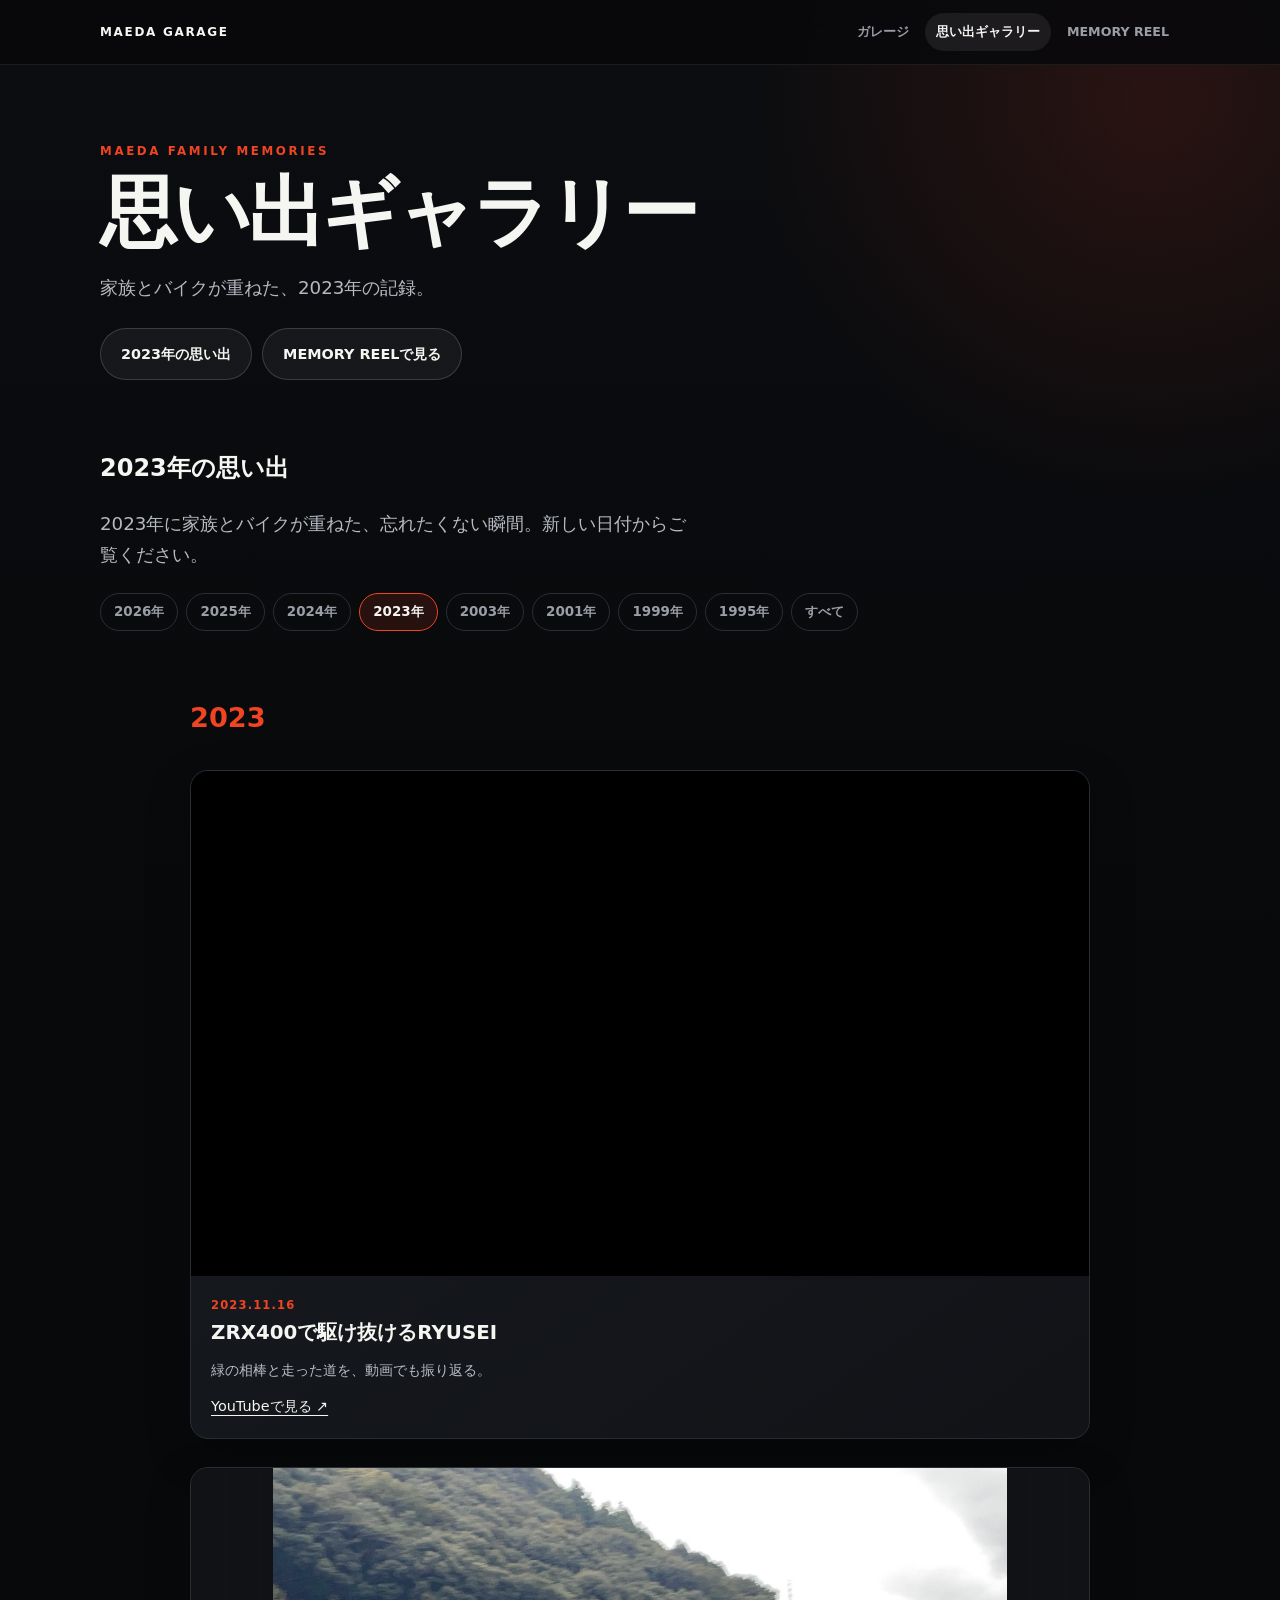
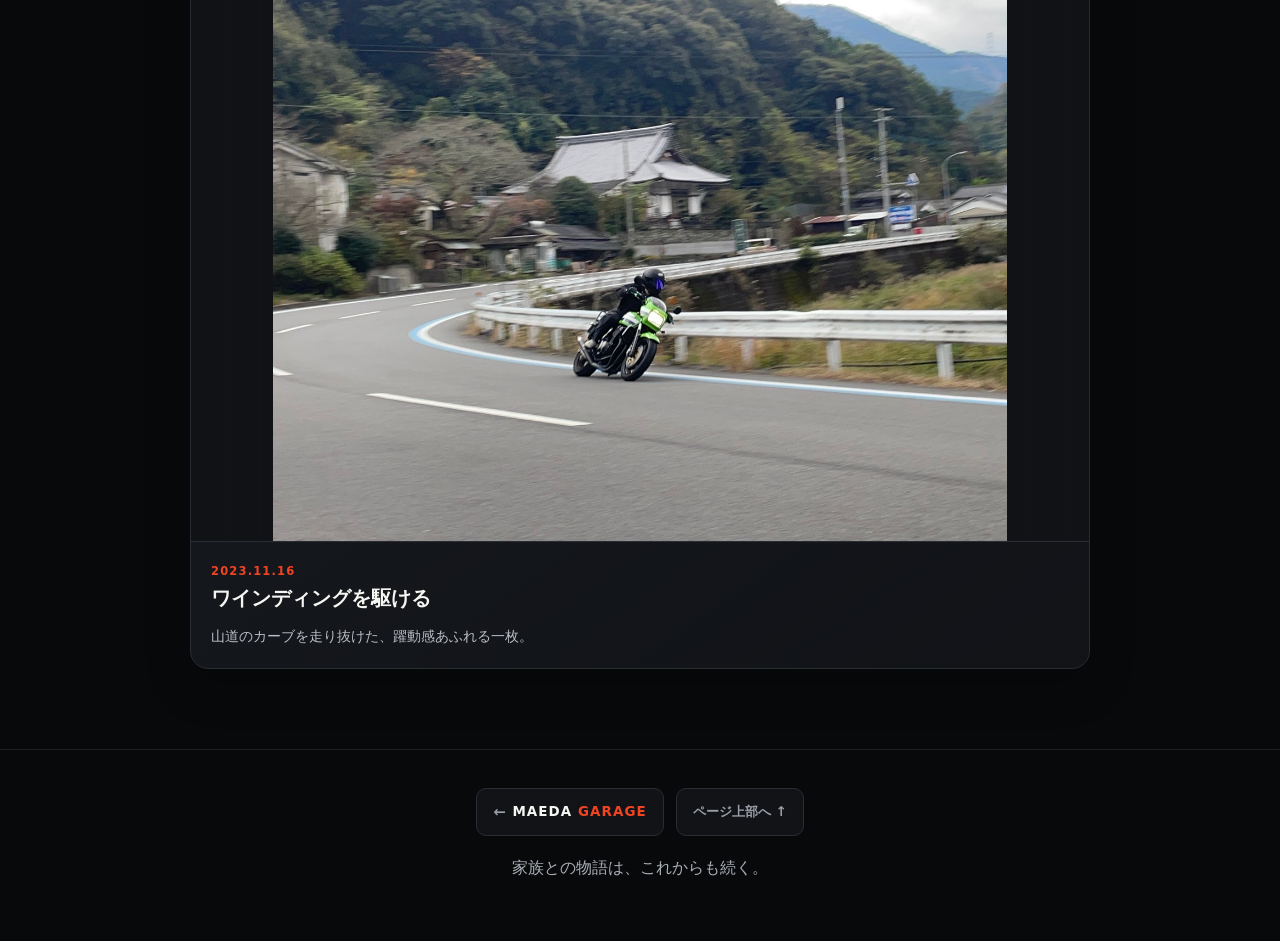
<file: gallery-2023.html>
<!DOCTYPE html>
<html lang="ja"><head><meta charset="UTF-8"><meta name="viewport" content="width=device-width, initial-scale=1.0"><meta name="theme-color" content="#08090b"><meta name="description" content="前田家ガレージ、2023年の思い出ギャラリー。"><title>2023年の思い出 | 前田家ガレージ</title><link rel="stylesheet" href="style.css"></head>
<body class="gallery-page" data-gallery-year="2023"><nav class="site-nav" aria-label="メインナビゲーション"><div class="nav-inner"><a class="brand" href="index.html">MAEDA GARAGE</a><div class="nav-links"><a href="index.html">ガレージ</a><a class="active" href="gallery-2026.html">思い出ギャラリー</a><a href="memory-reel.html">MEMORY REEL</a></div></div></nav><main class="gallery-container"><header class="gallery-hero"><p class="gallery-kicker">Maeda Family Memories</p><h1>思い出ギャラリー</h1><p class="gallery-lead">家族とバイクが重ねた、2023年の記録。</p><nav class="gallery-categories" aria-label="ギャラリーのカテゴリ"><a class="gallery-cta" href="#photos">2023年の思い出</a><a class="gallery-cta" href="memory-reel.html">MEMORY REELで見る</a></nav></header><h2 id="galleryTimelineTitle">2023年の思い出</h2><p class="gallery-lead" id="galleryTimelineLead"></p><nav class="gallery-years" aria-label="年別の思い出ギャラリー"><a class="year-link" data-year="2026" href="gallery-2026.html">2026年</a><a class="year-link" data-year="2025" href="gallery-2025.html">2025年</a><a class="year-link" data-year="2024" href="gallery-2024.html">2024年</a><a class="year-link" data-year="2023" href="gallery-2023.html">2023年</a><a class="year-link" data-year="1995" href="gallery-1995.html">1995年</a><a class="year-link" data-year="" href="gallery.html">すべて</a></nav><section id="photos" class="memory-grid" aria-label="2023年の思い出"></section></main><footer class="gallery-footer"><p><a href="index.html">← 前田家ガレージへ戻る</a></p><p>家族との物語は、これからも続く。</p></footer><script src="gallery.js" defer></script></body></html>
</file>
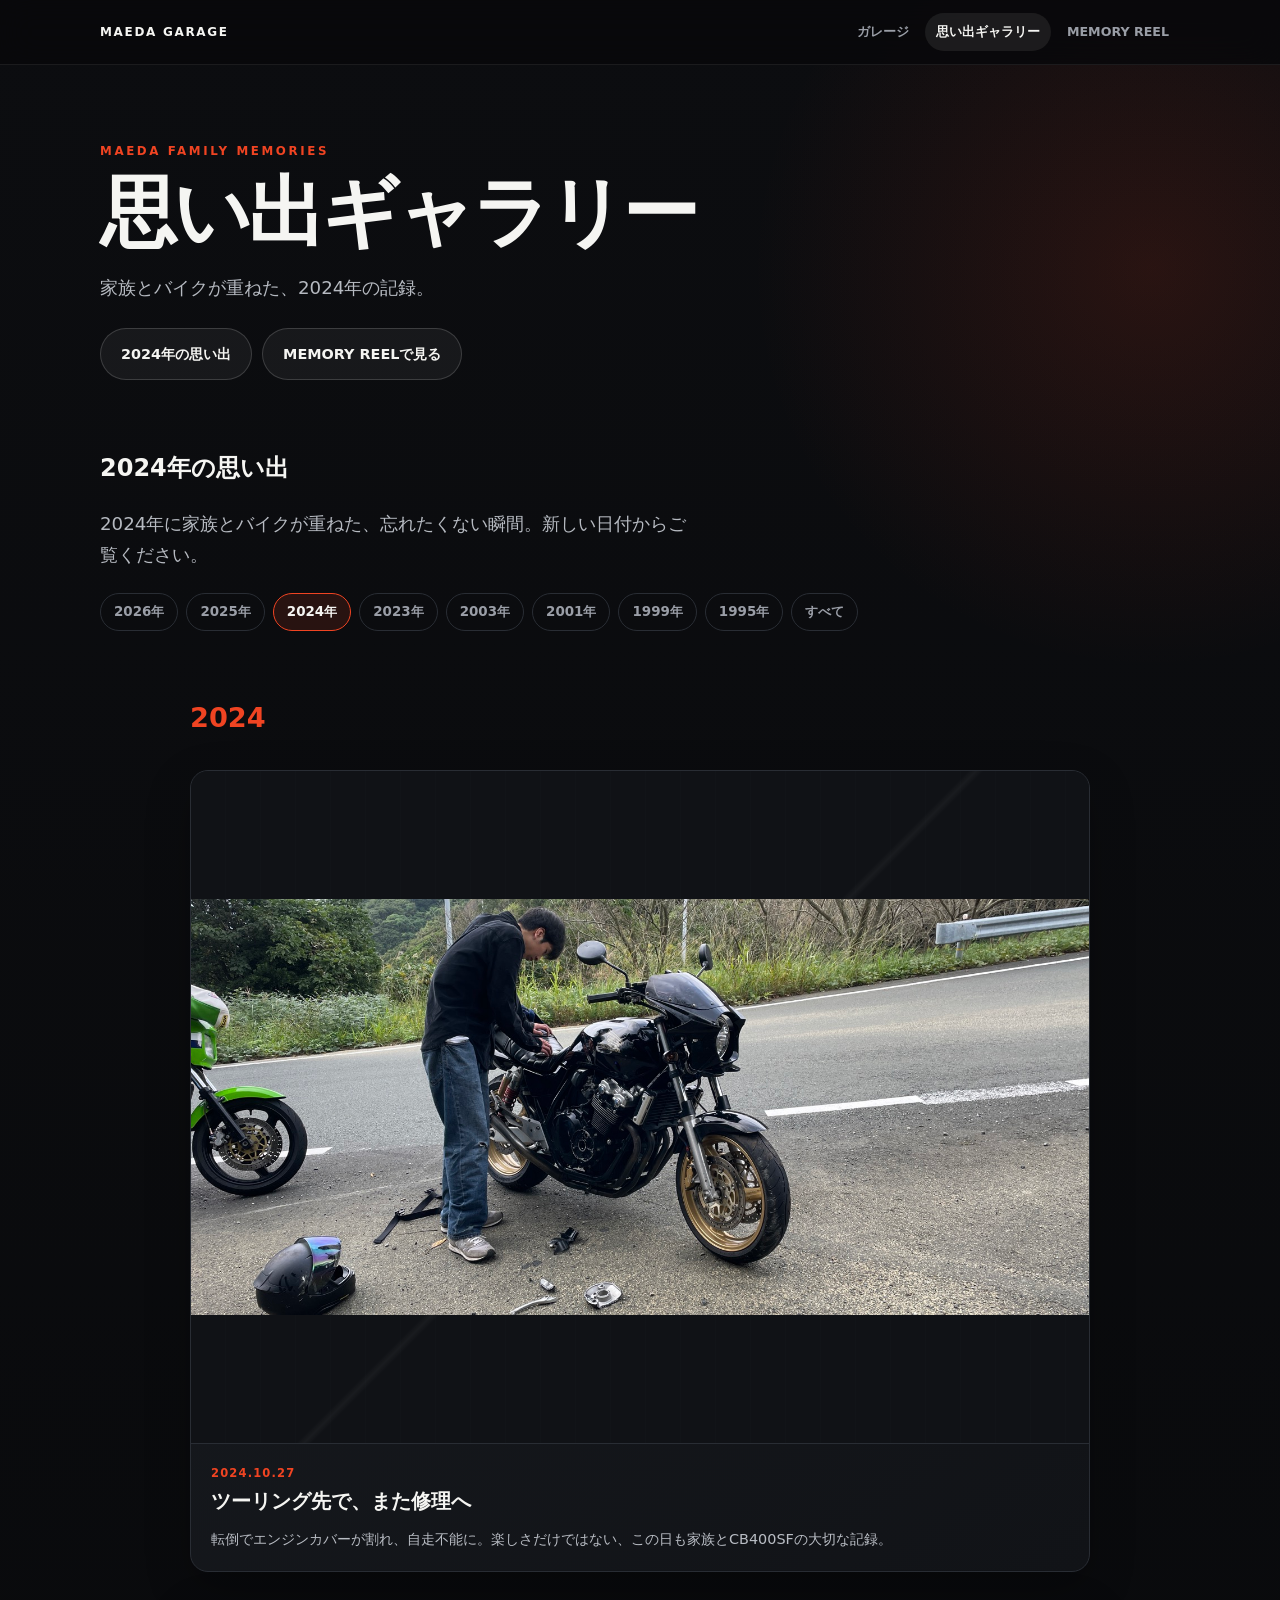
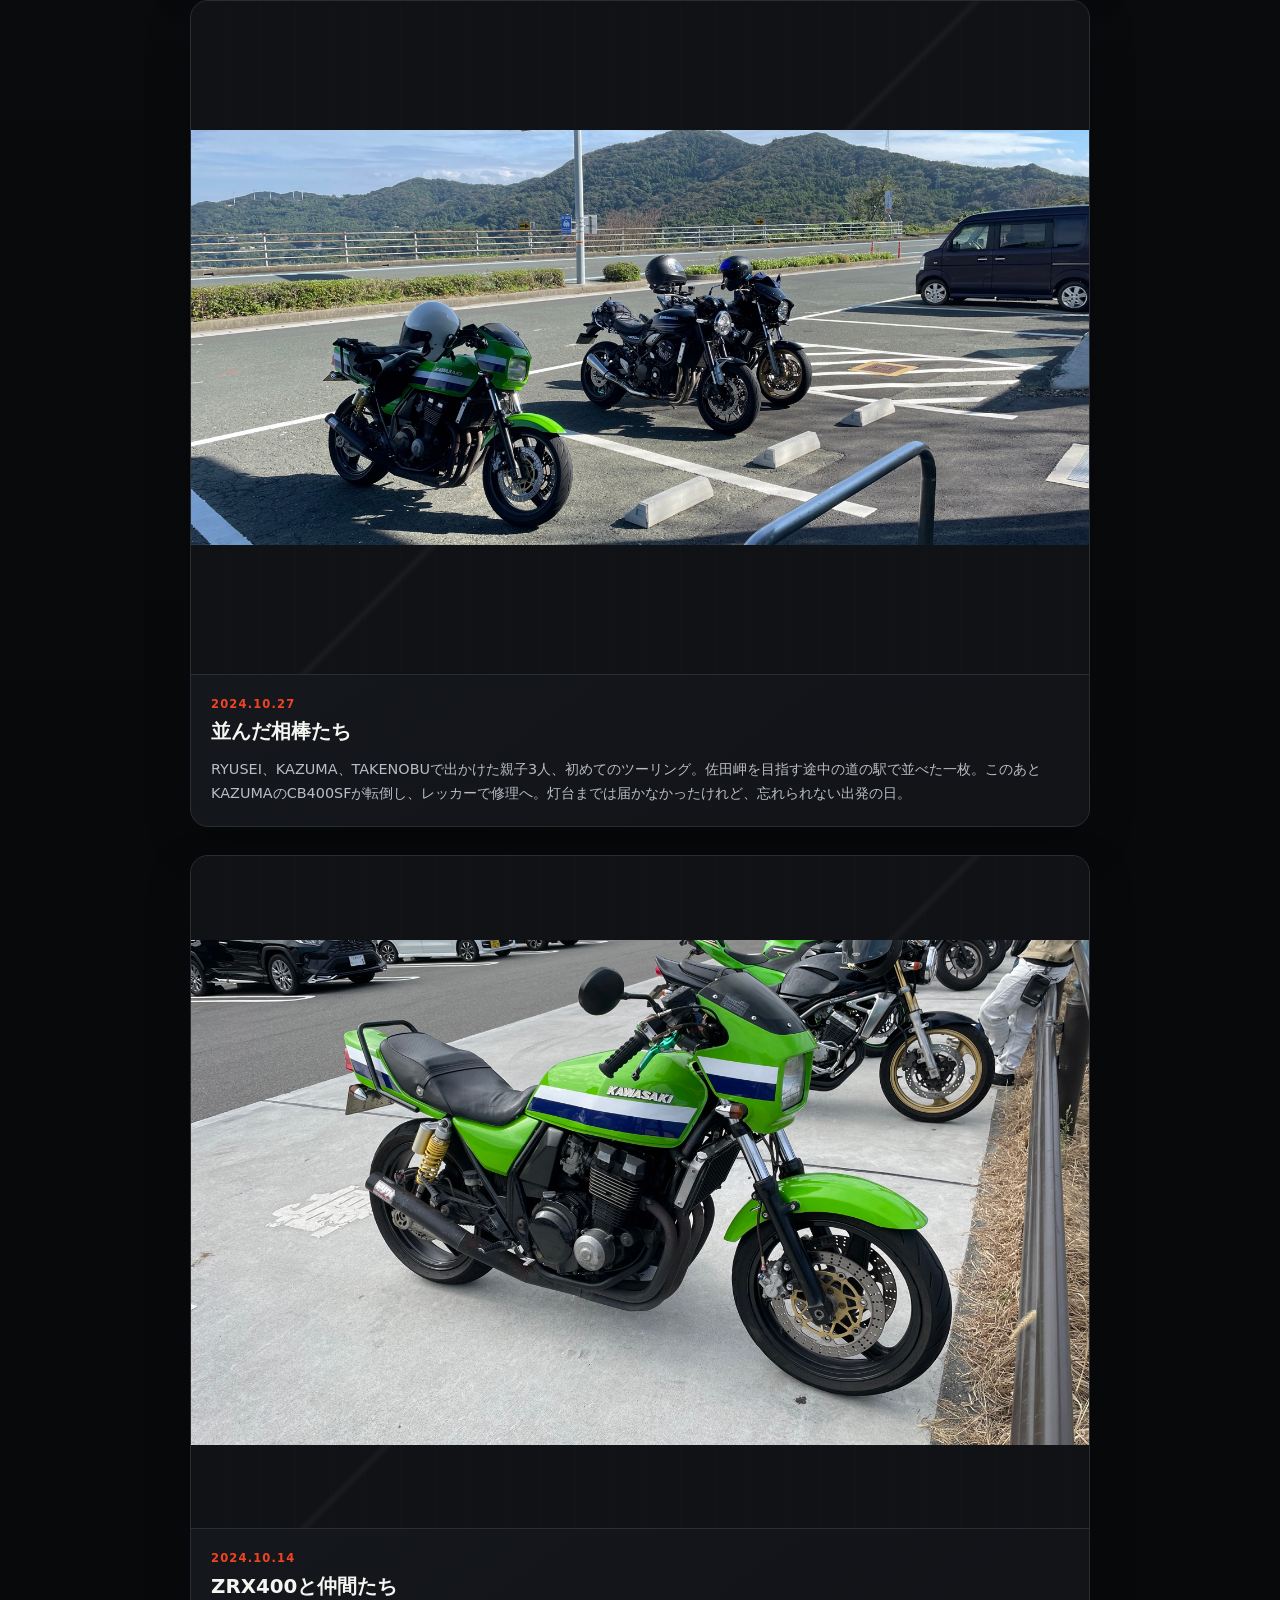
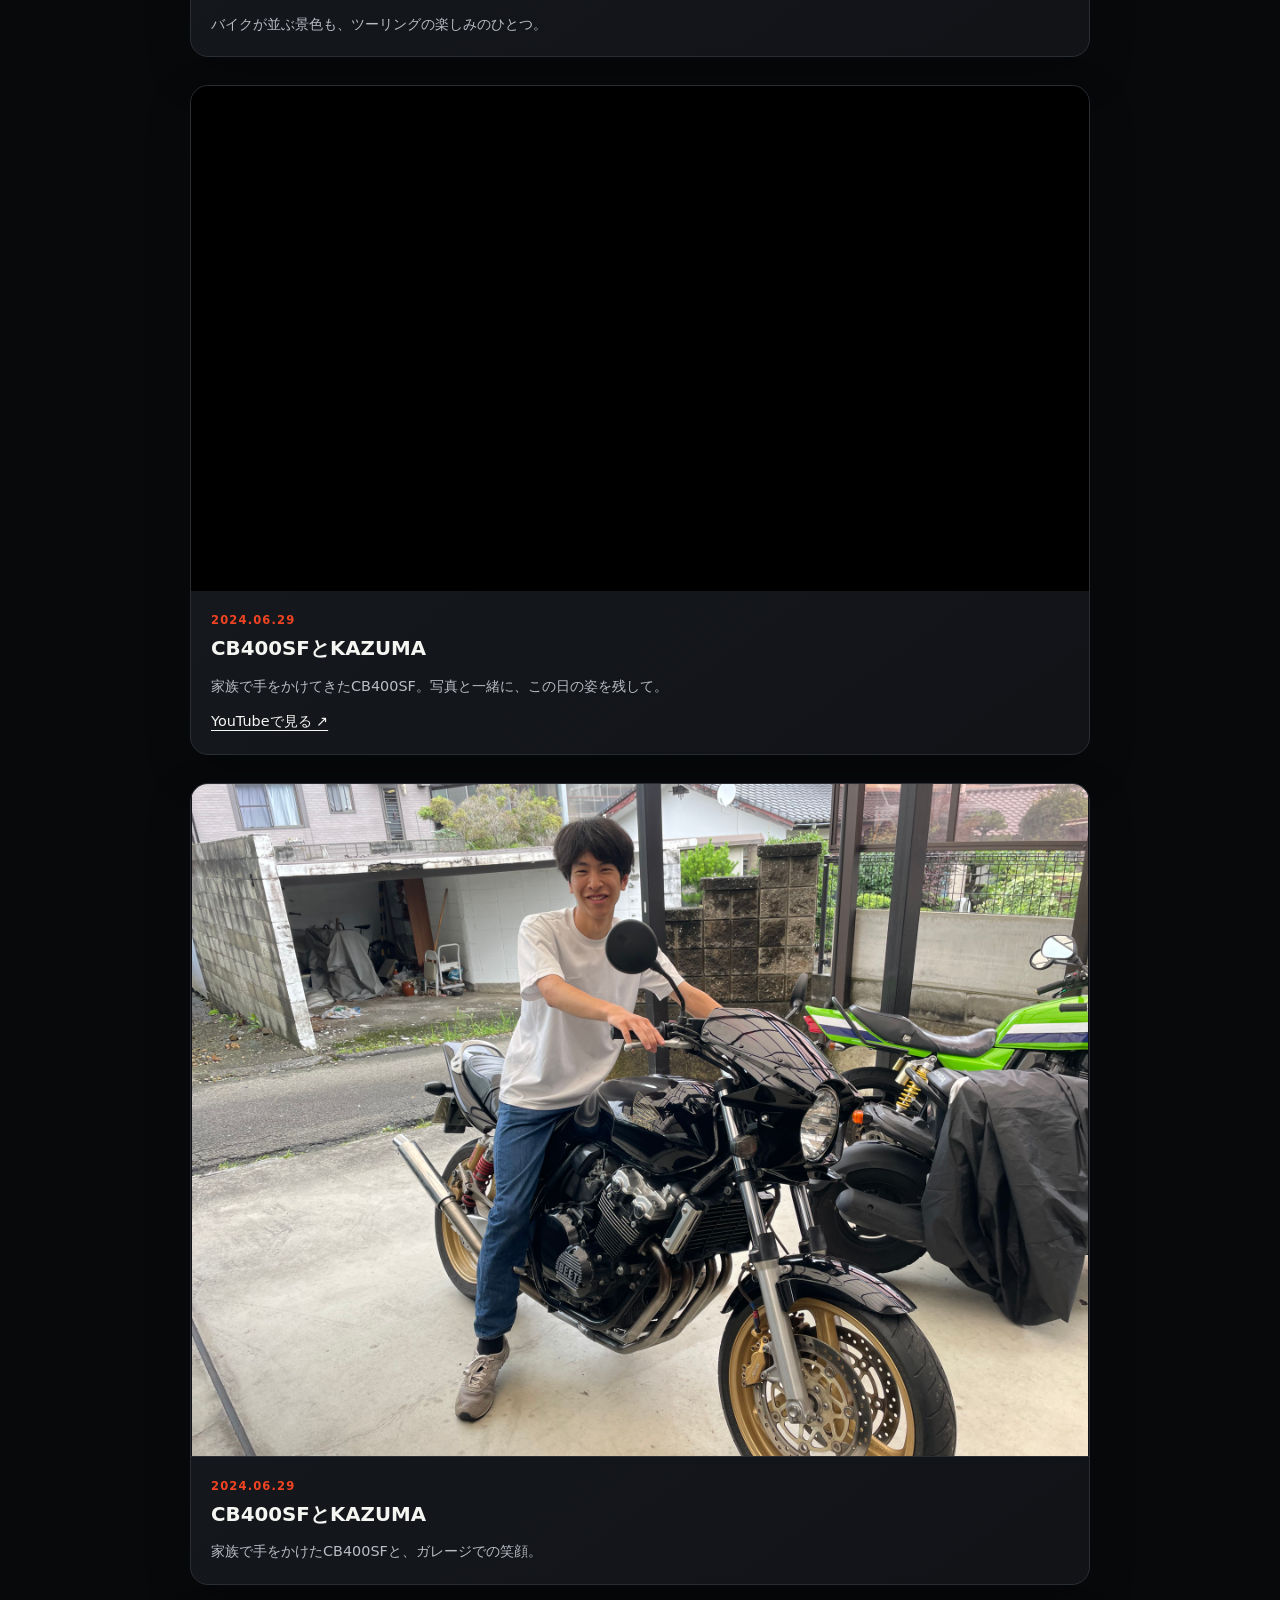
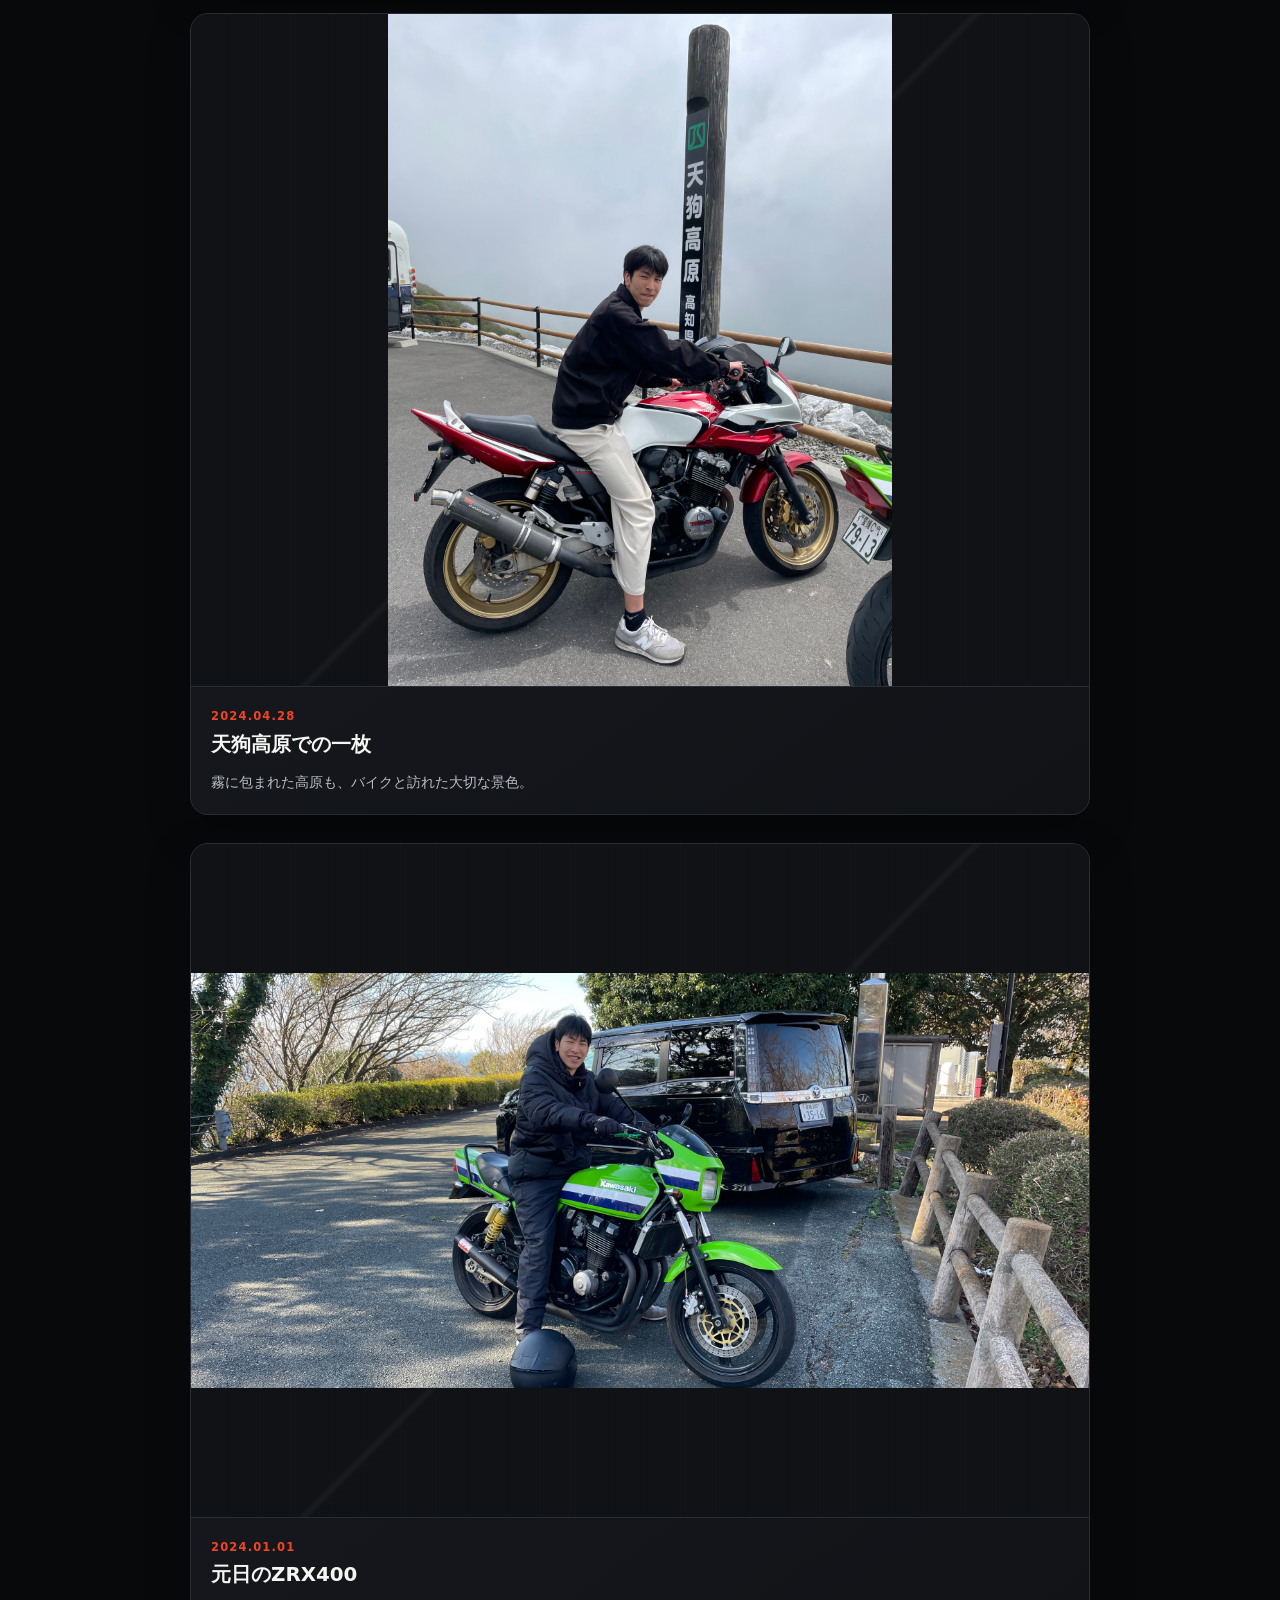
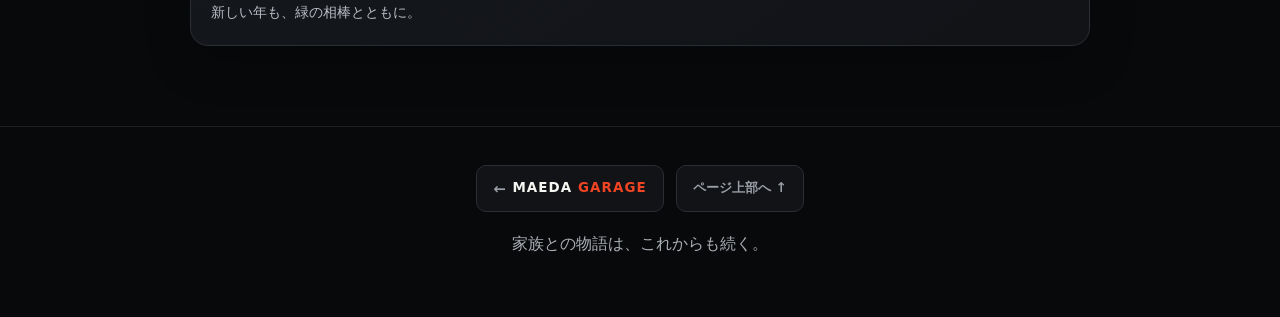
<file: gallery-2024.html>
<!DOCTYPE html>
<html lang="ja"><head><meta charset="UTF-8"><meta name="viewport" content="width=device-width, initial-scale=1.0"><meta name="theme-color" content="#08090b"><meta name="description" content="前田家ガレージ、2024年の思い出ギャラリー。"><title>2024年の思い出 | 前田家ガレージ</title><link rel="stylesheet" href="style.css"></head>
<body class="gallery-page" data-gallery-year="2024"><nav class="site-nav" aria-label="メインナビゲーション"><div class="nav-inner"><a class="brand" href="index.html">MAEDA GARAGE</a><div class="nav-links"><a href="index.html">ガレージ</a><a class="active" href="gallery-2026.html">思い出ギャラリー</a><a href="memory-reel.html">MEMORY REEL</a></div></div></nav><main class="gallery-container"><header class="gallery-hero"><p class="gallery-kicker">Maeda Family Memories</p><h1>思い出ギャラリー</h1><p class="gallery-lead">家族とバイクが重ねた、2024年の記録。</p><nav class="gallery-categories" aria-label="ギャラリーのカテゴリ"><a class="gallery-cta" href="#photos">2024年の思い出</a><a class="gallery-cta" href="memory-reel.html">MEMORY REELで見る</a></nav></header><h2 id="galleryTimelineTitle">2024年の思い出</h2><p class="gallery-lead" id="galleryTimelineLead"></p><nav class="gallery-years" aria-label="年別の思い出ギャラリー"><a class="year-link" data-year="2026" href="gallery-2026.html">2026年</a><a class="year-link" data-year="2025" href="gallery-2025.html">2025年</a><a class="year-link" data-year="2024" href="gallery-2024.html">2024年</a><a class="year-link" data-year="2023" href="gallery-2023.html">2023年</a><a class="year-link" data-year="1995" href="gallery-1995.html">1995年</a><a class="year-link" data-year="" href="gallery.html">すべて</a></nav><section id="photos" class="memory-grid" aria-label="2024年の思い出"></section></main><footer class="gallery-footer"><p><a href="index.html">← 前田家ガレージへ戻る</a></p><p>家族との物語は、これからも続く。</p></footer><script src="gallery.js" defer></script></body></html>
</file>
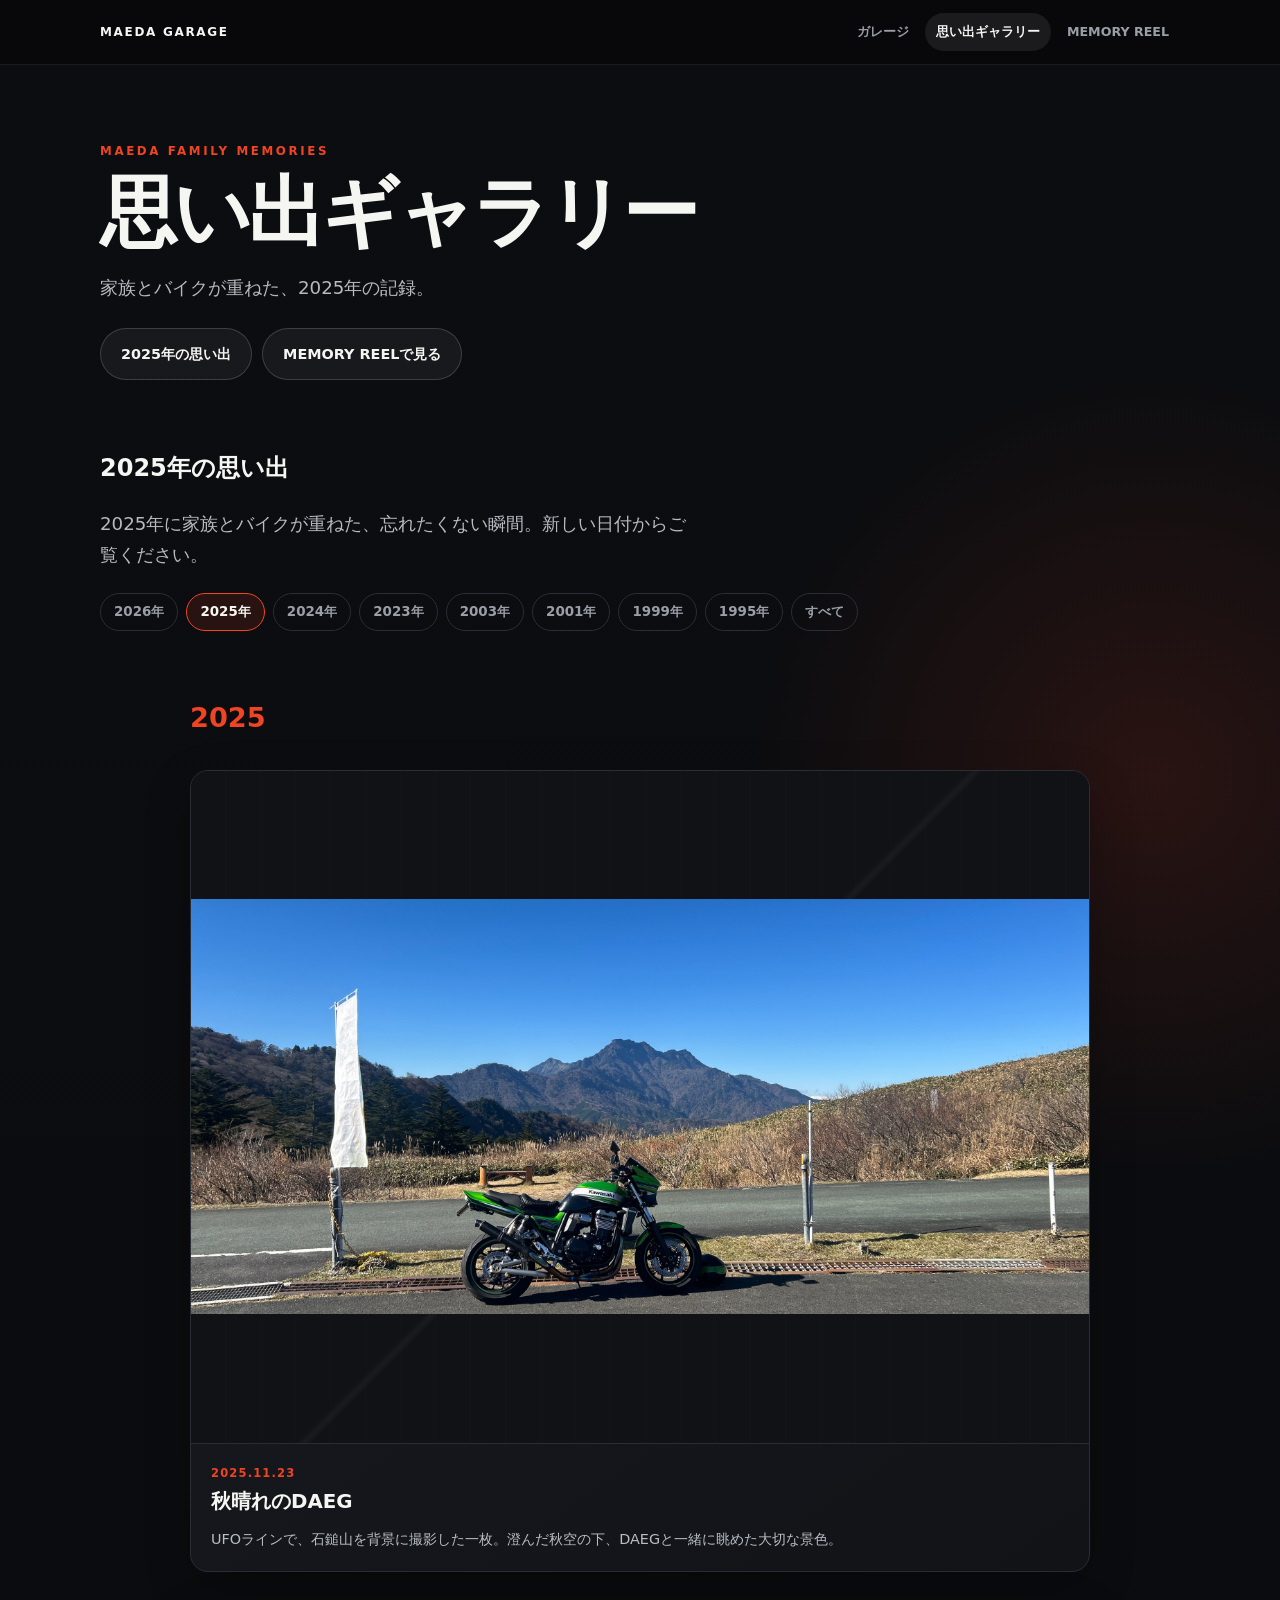
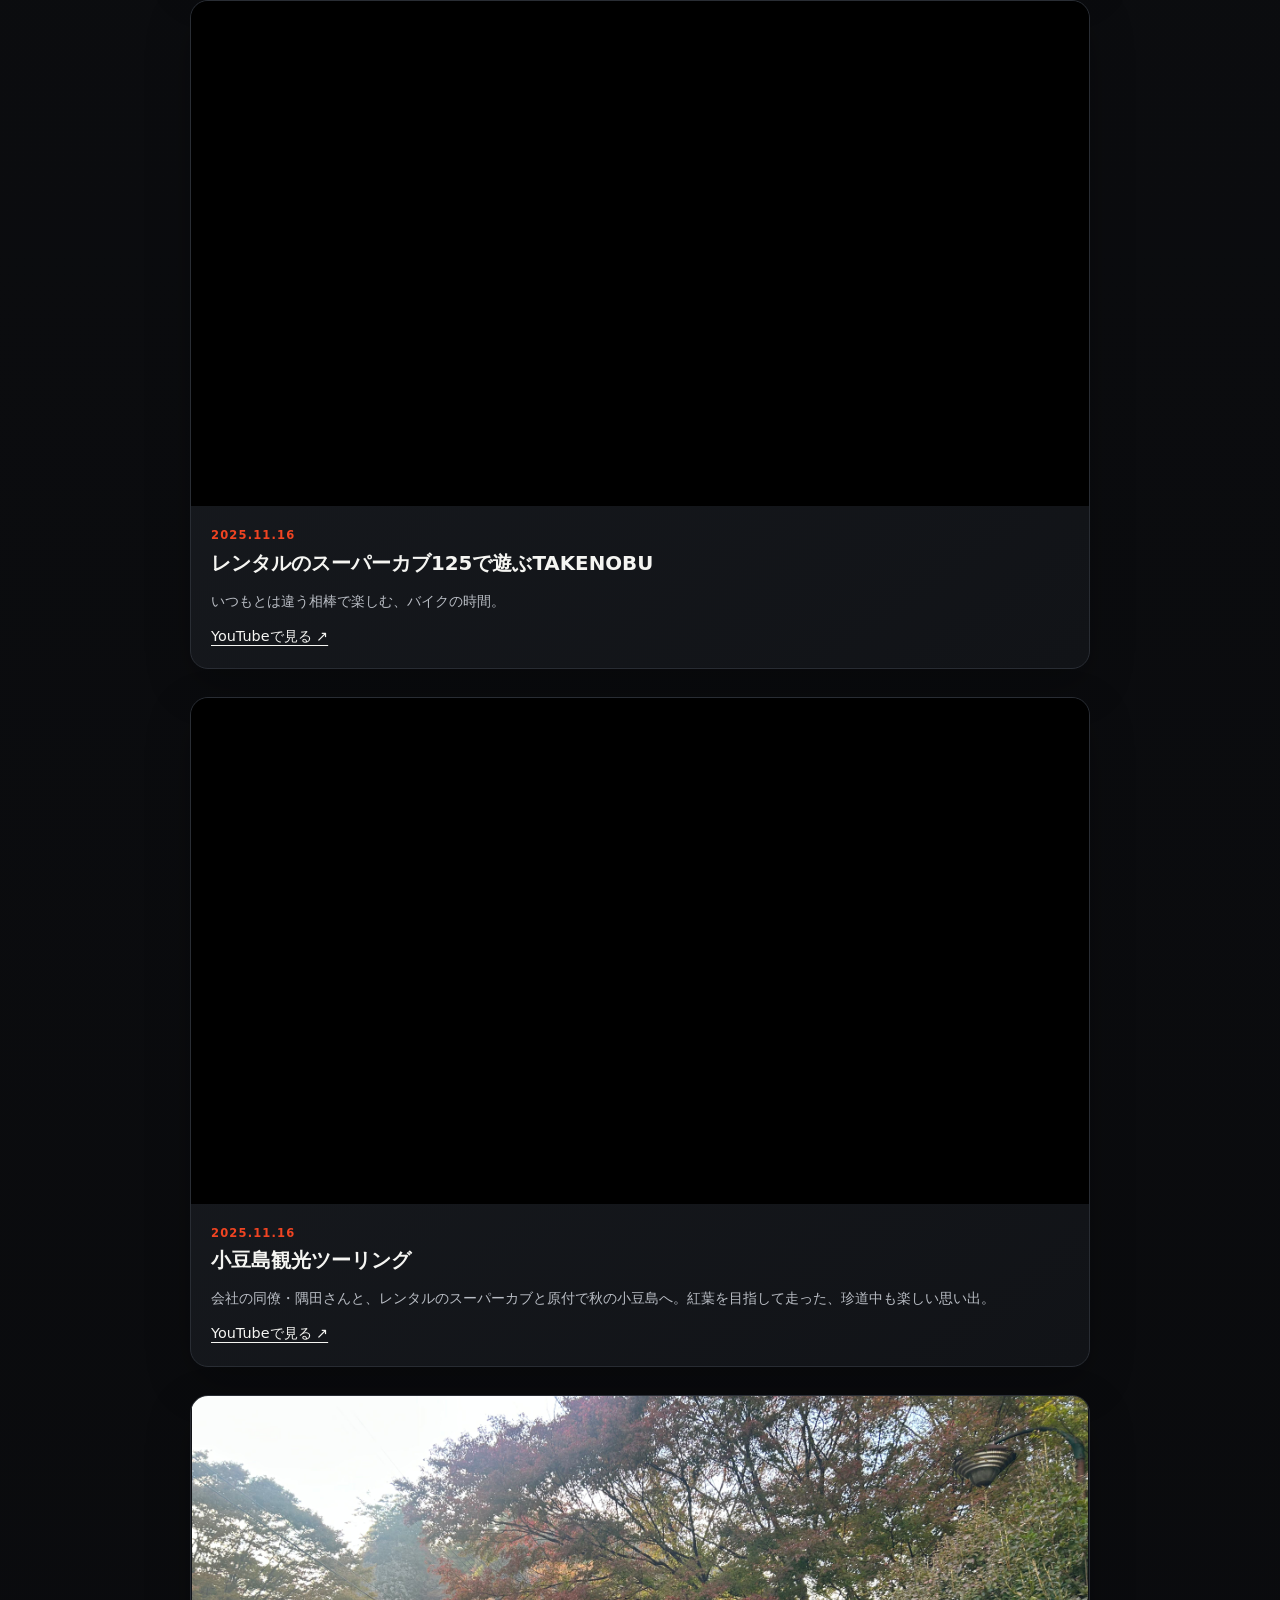
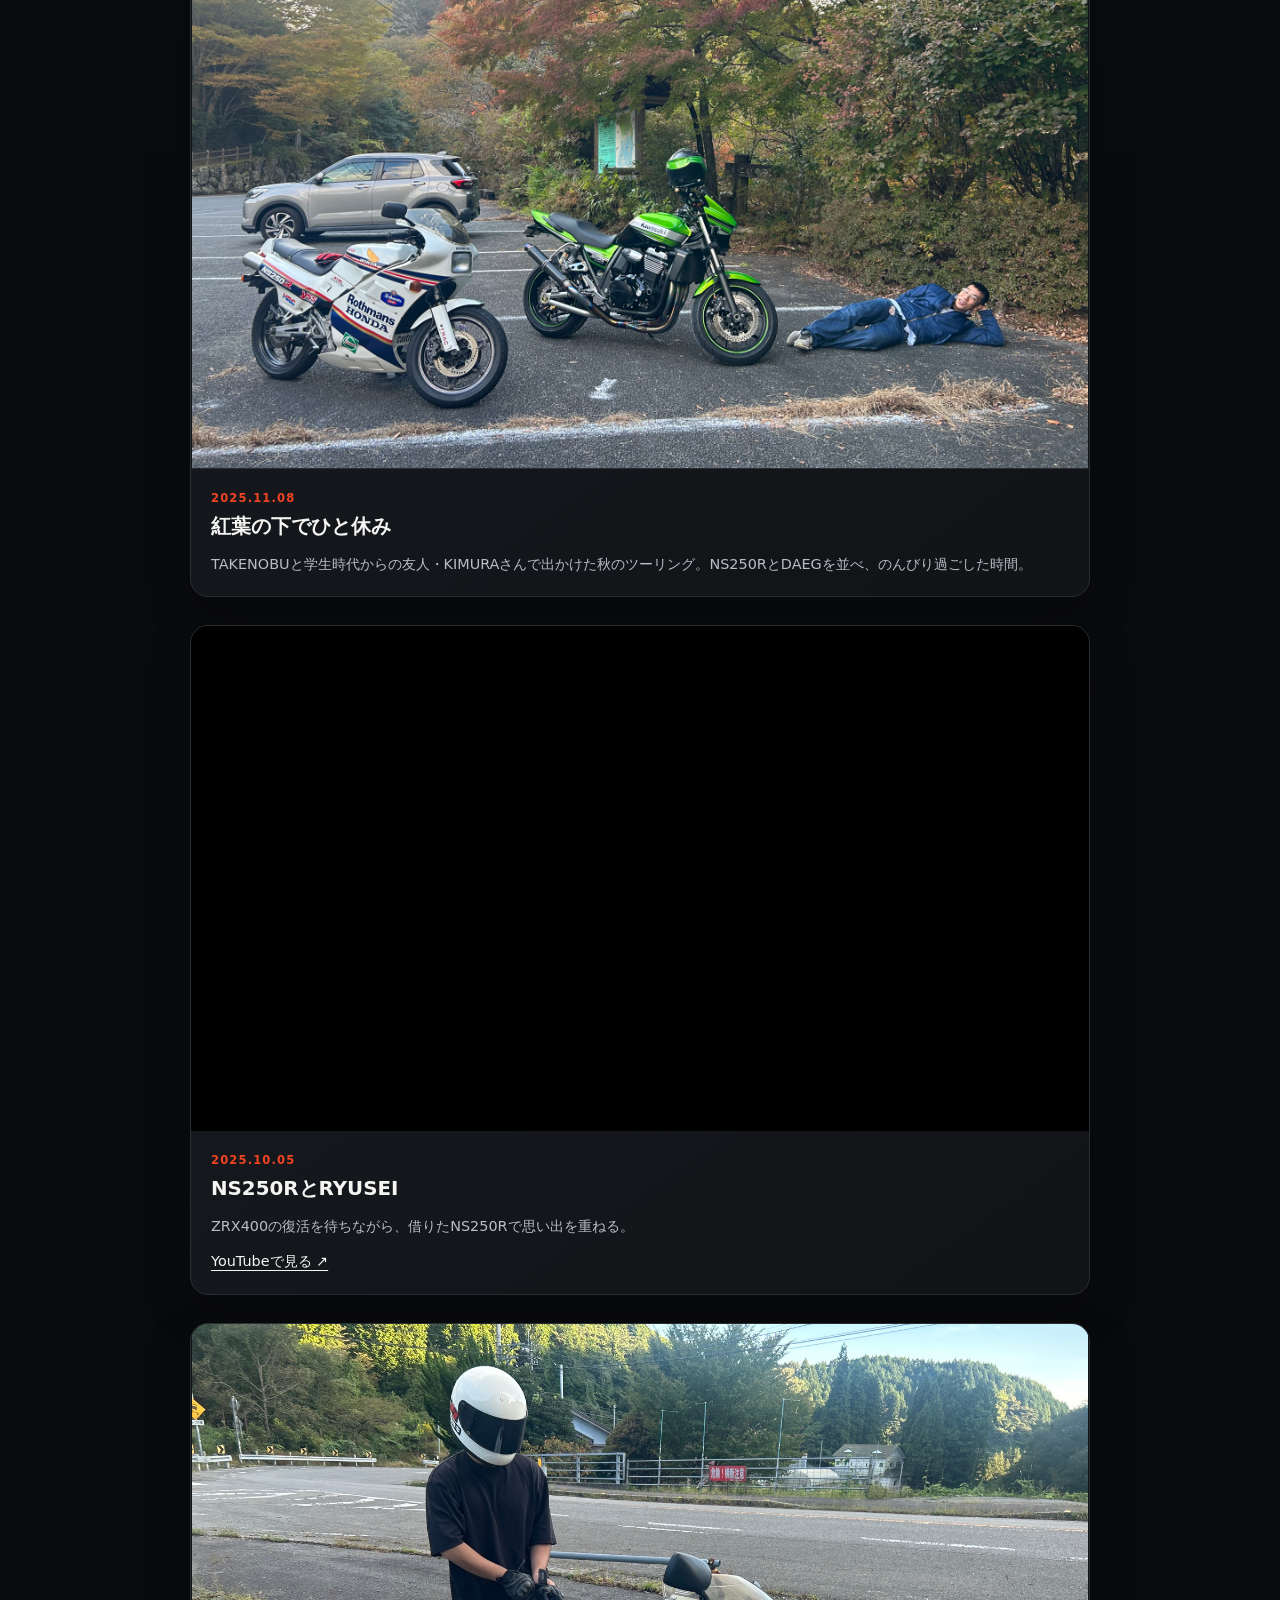
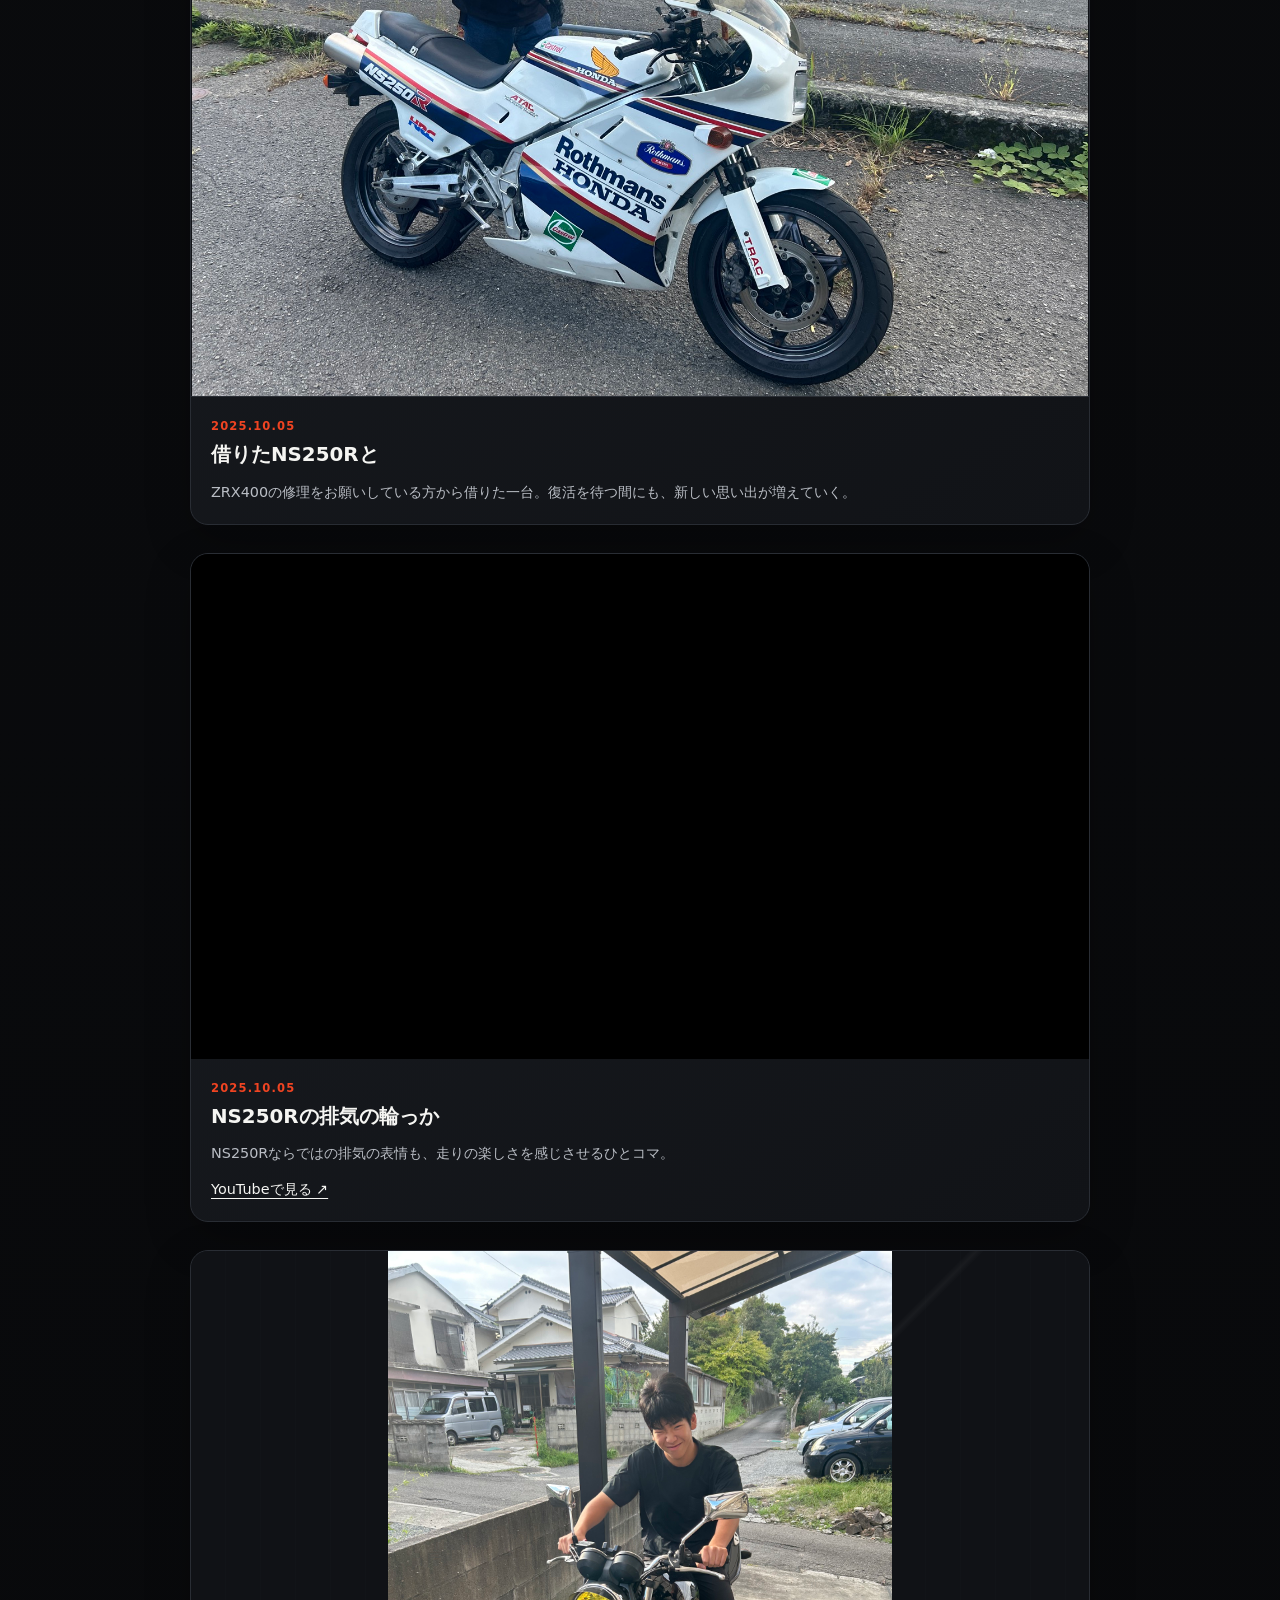
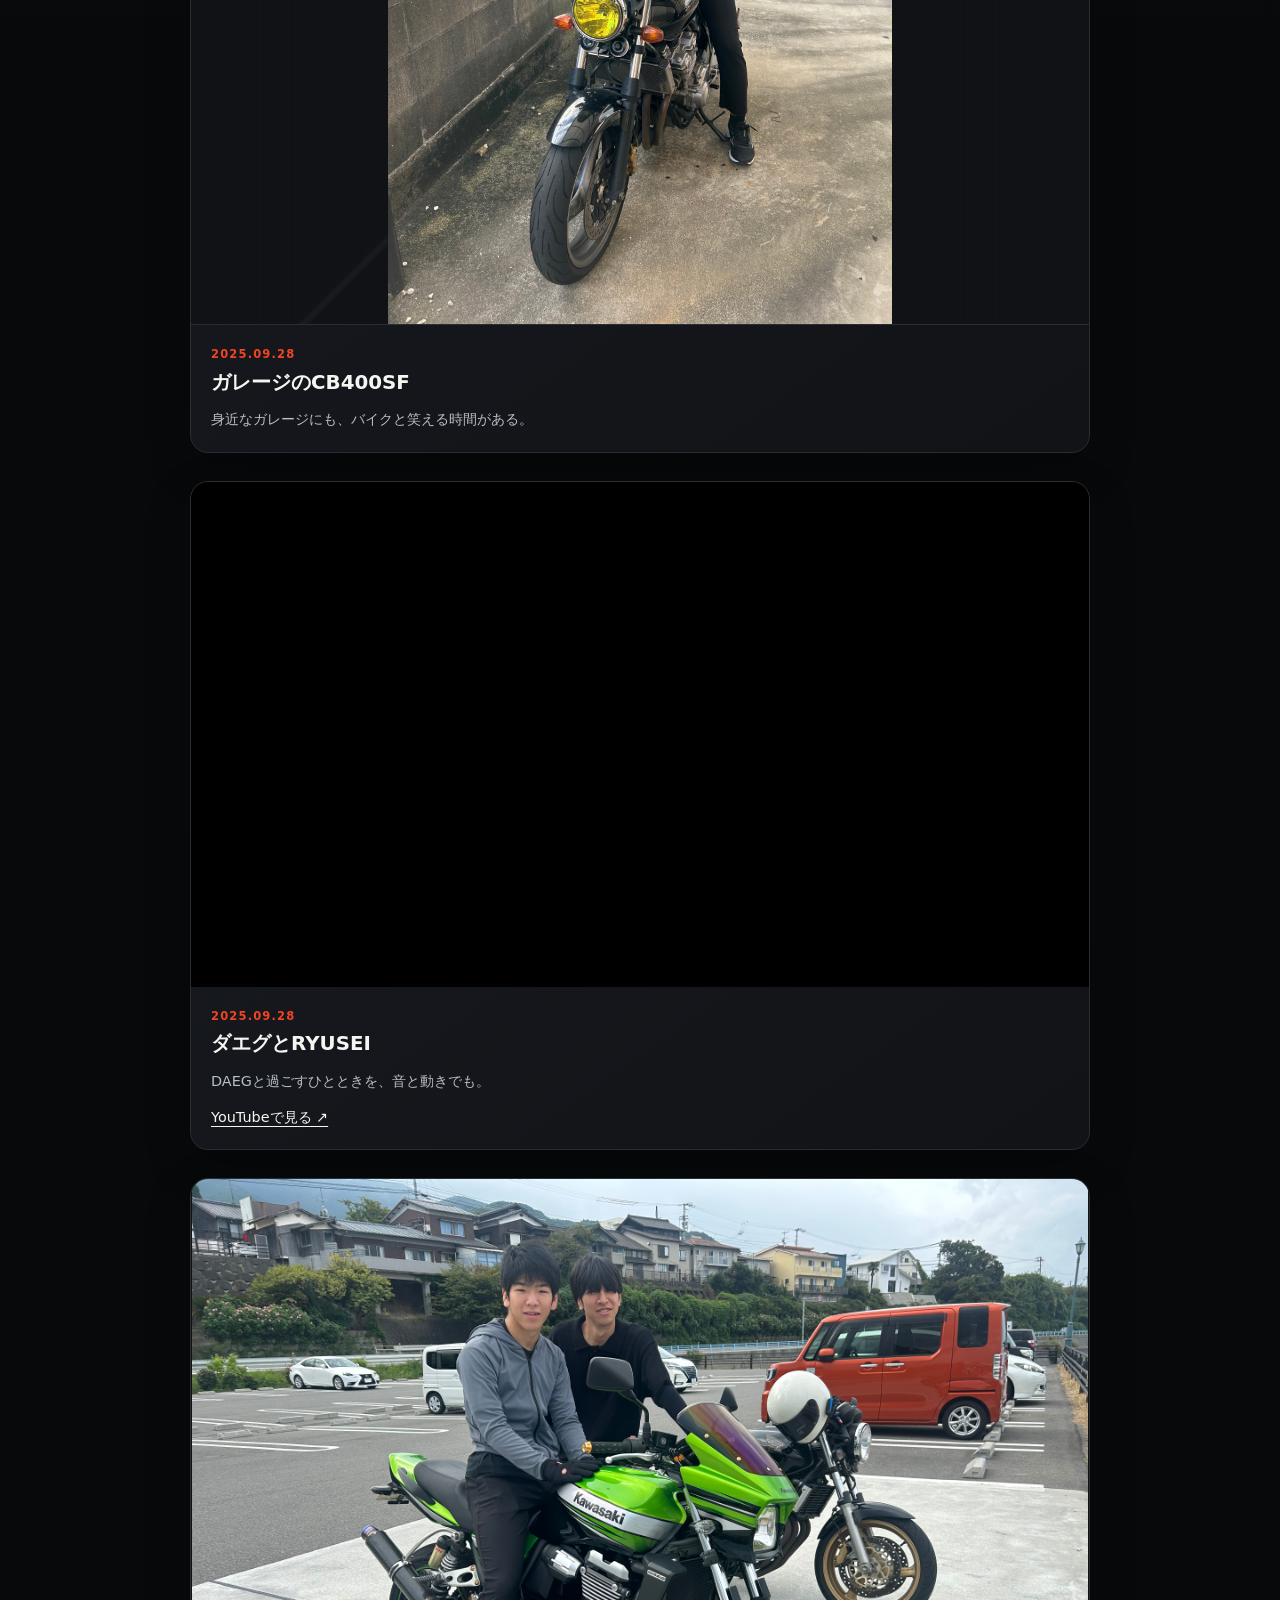
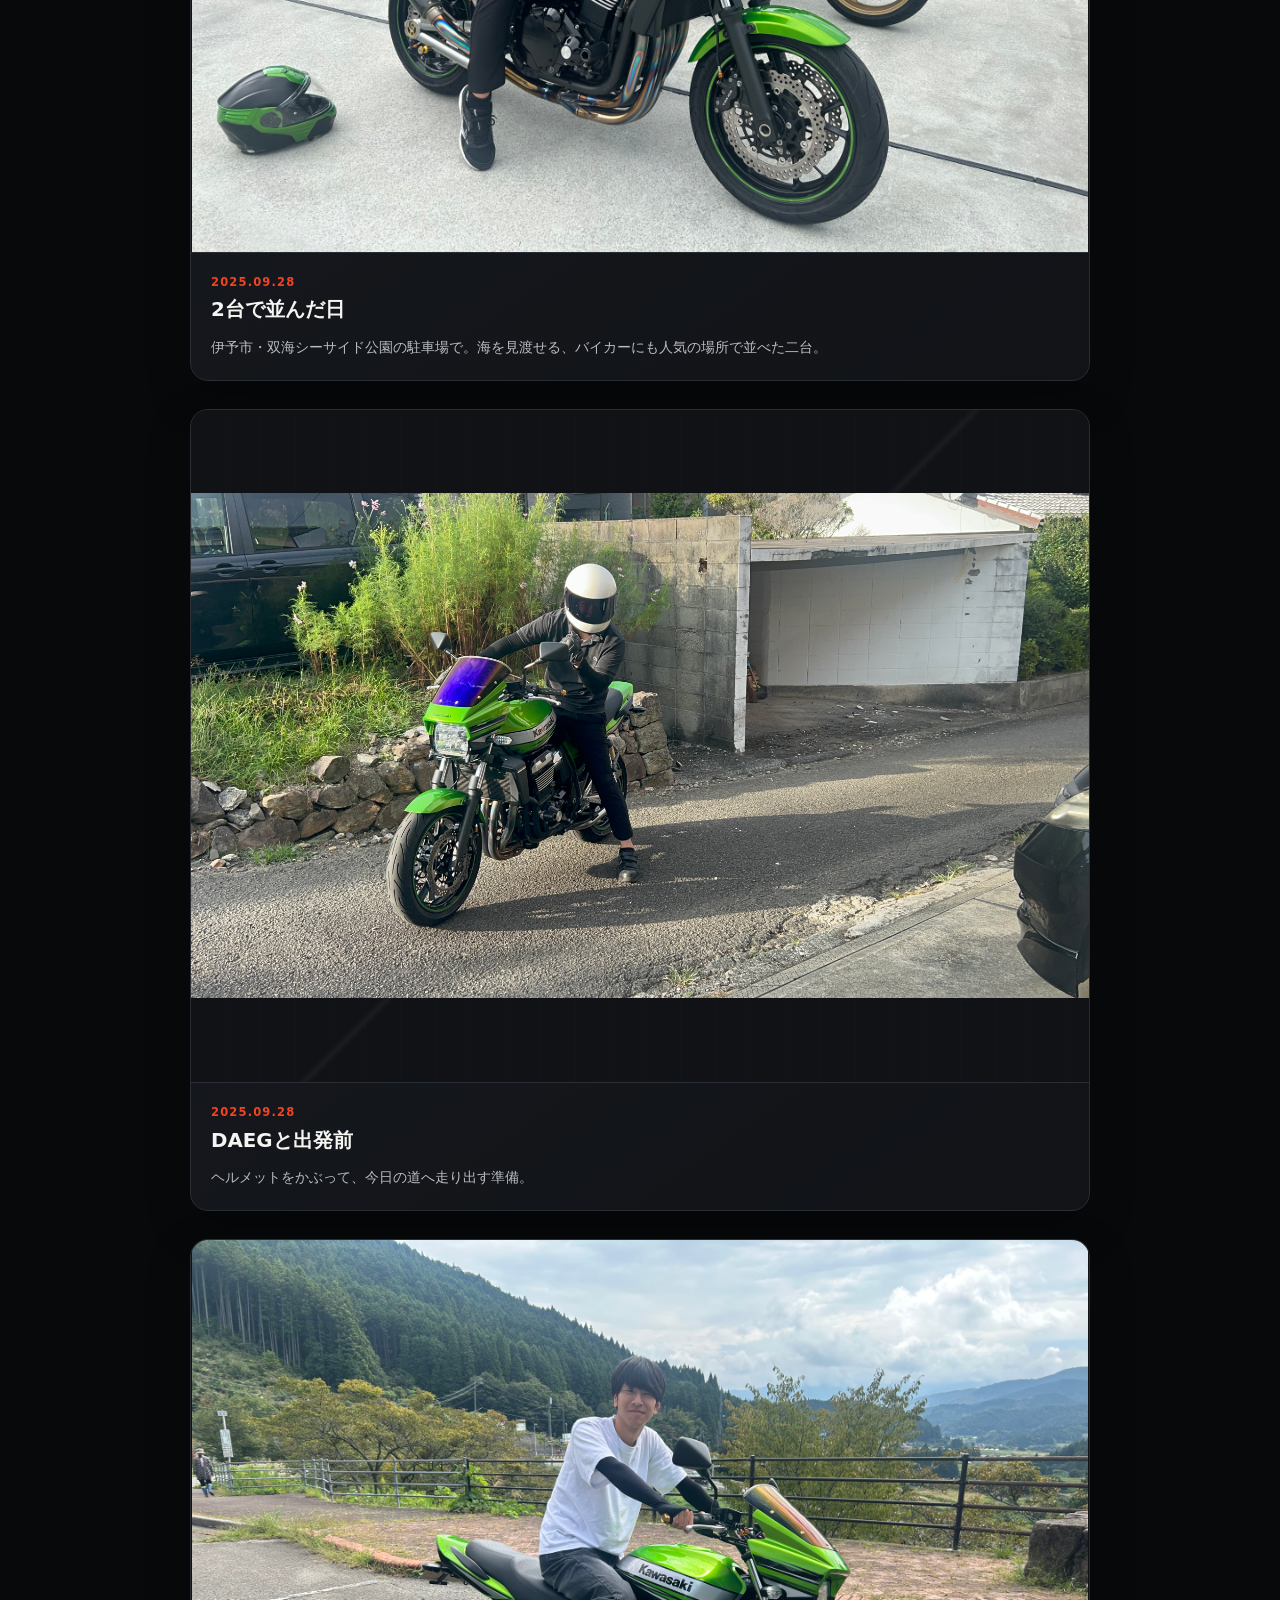
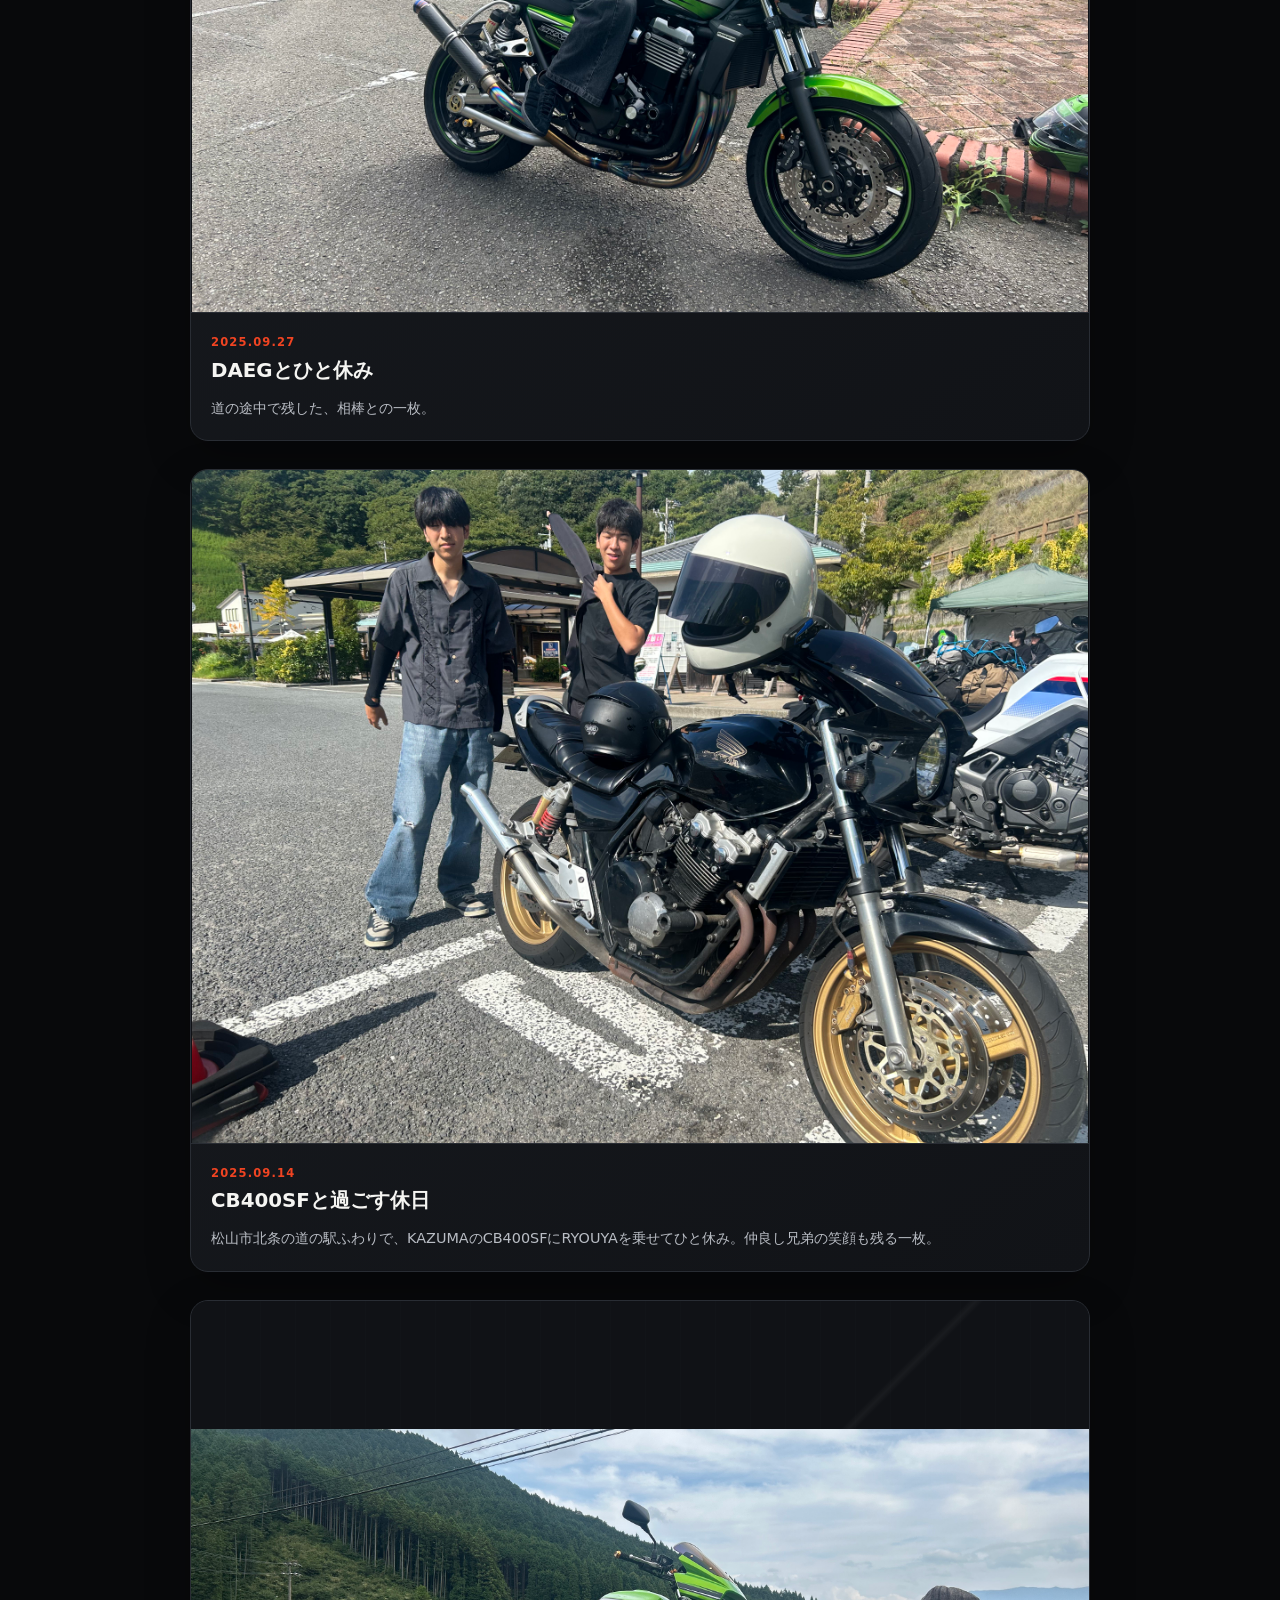
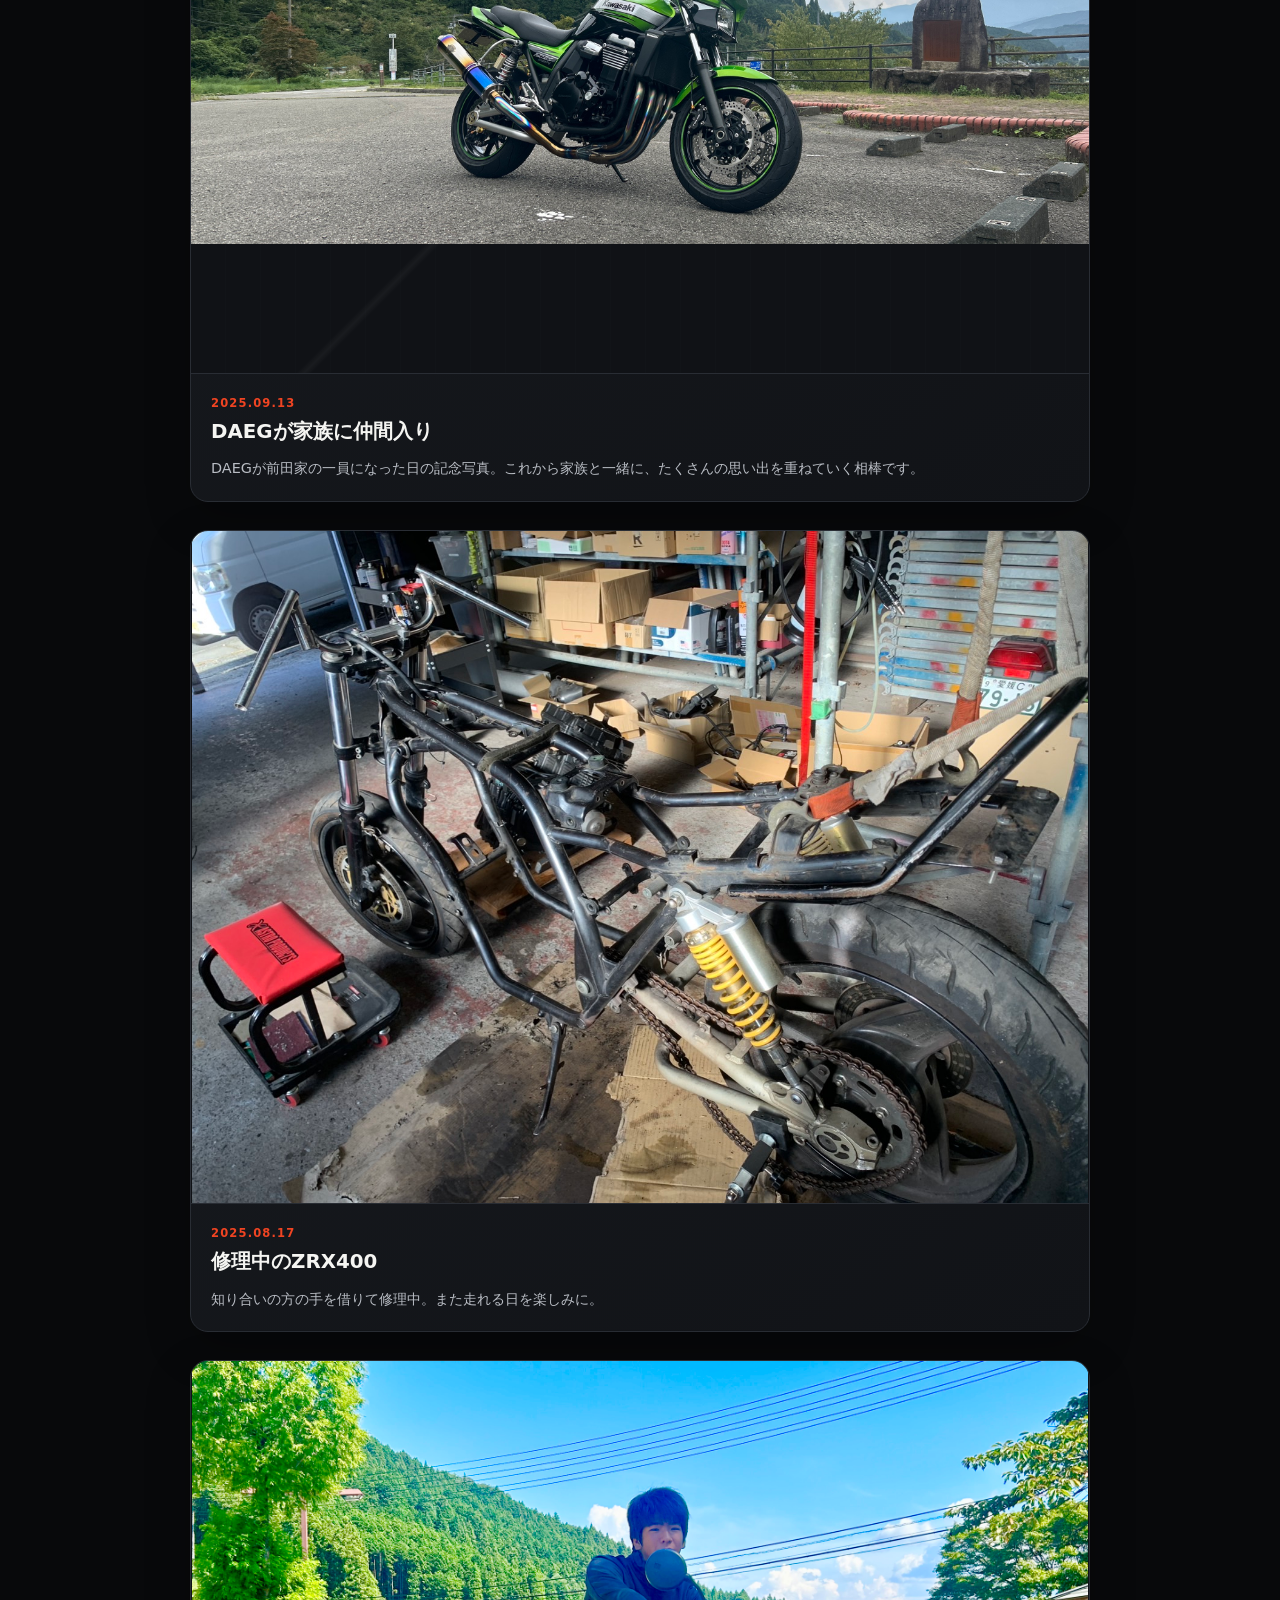
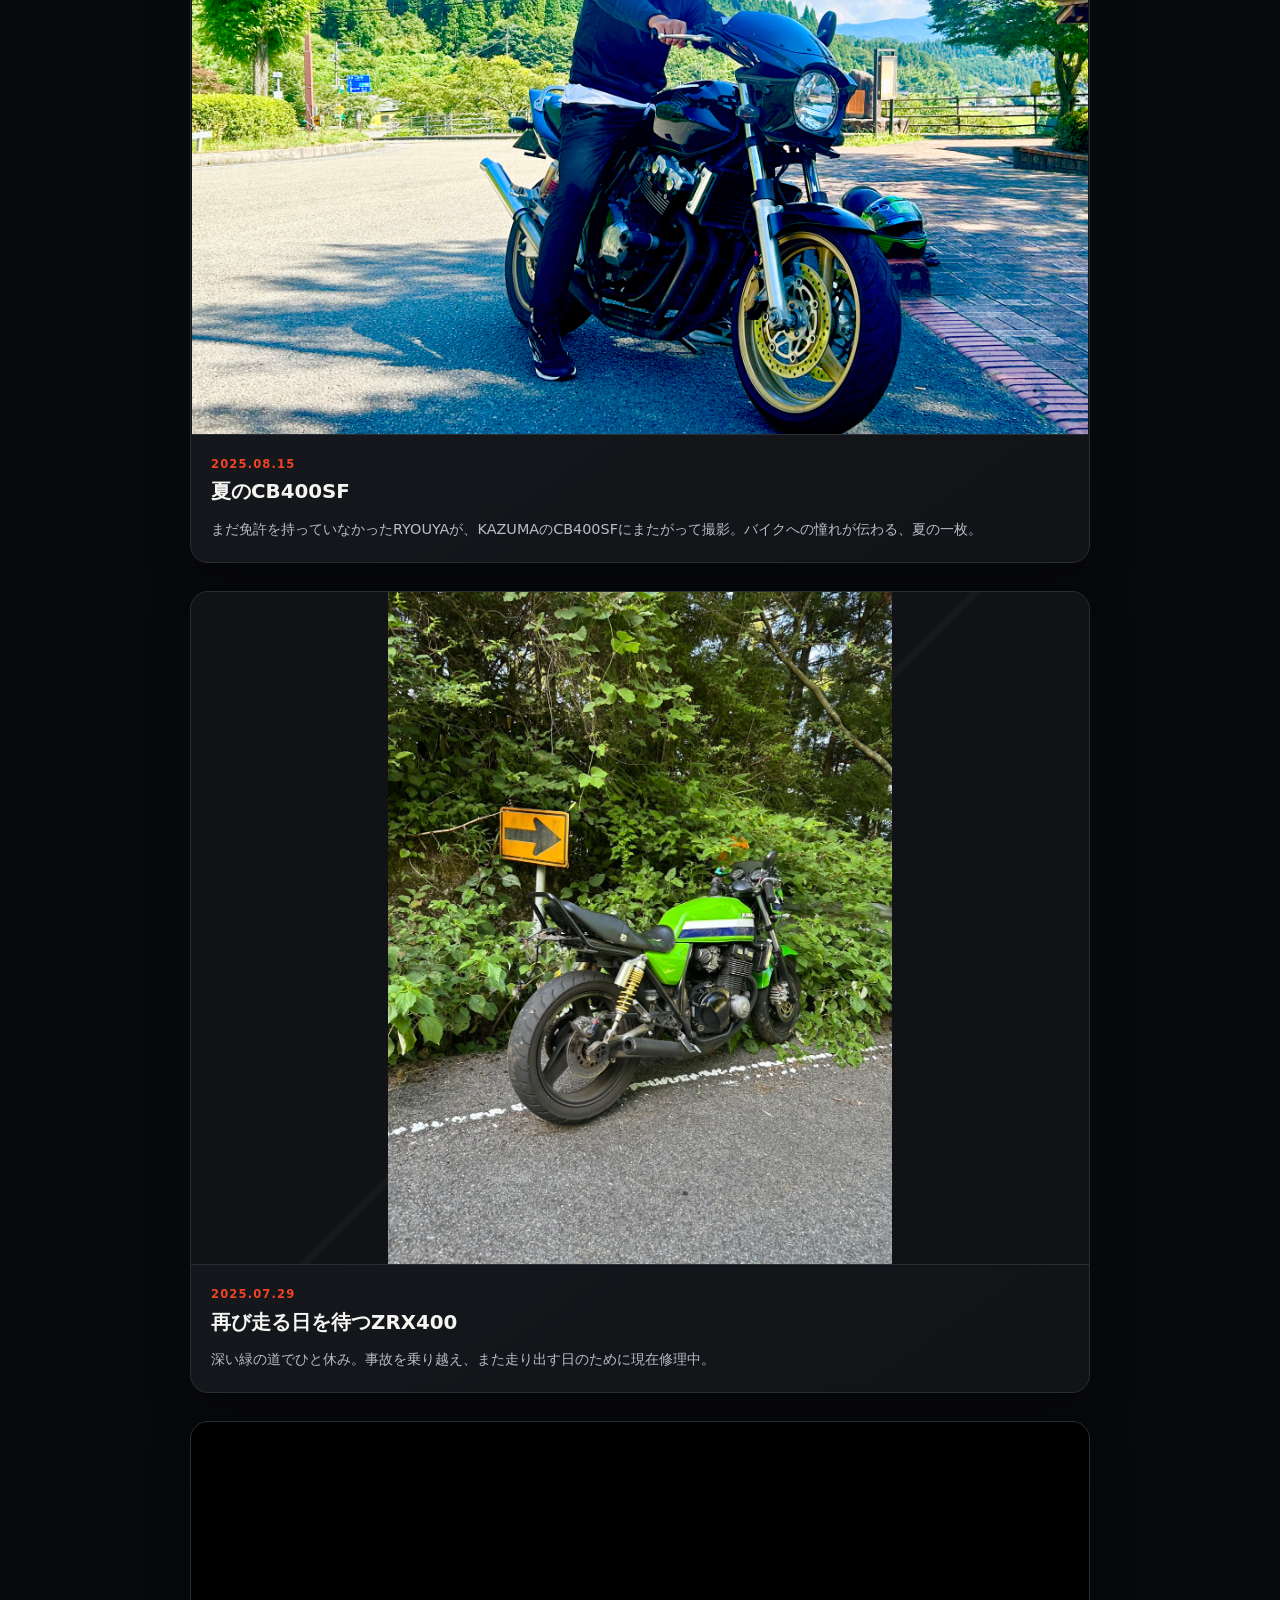
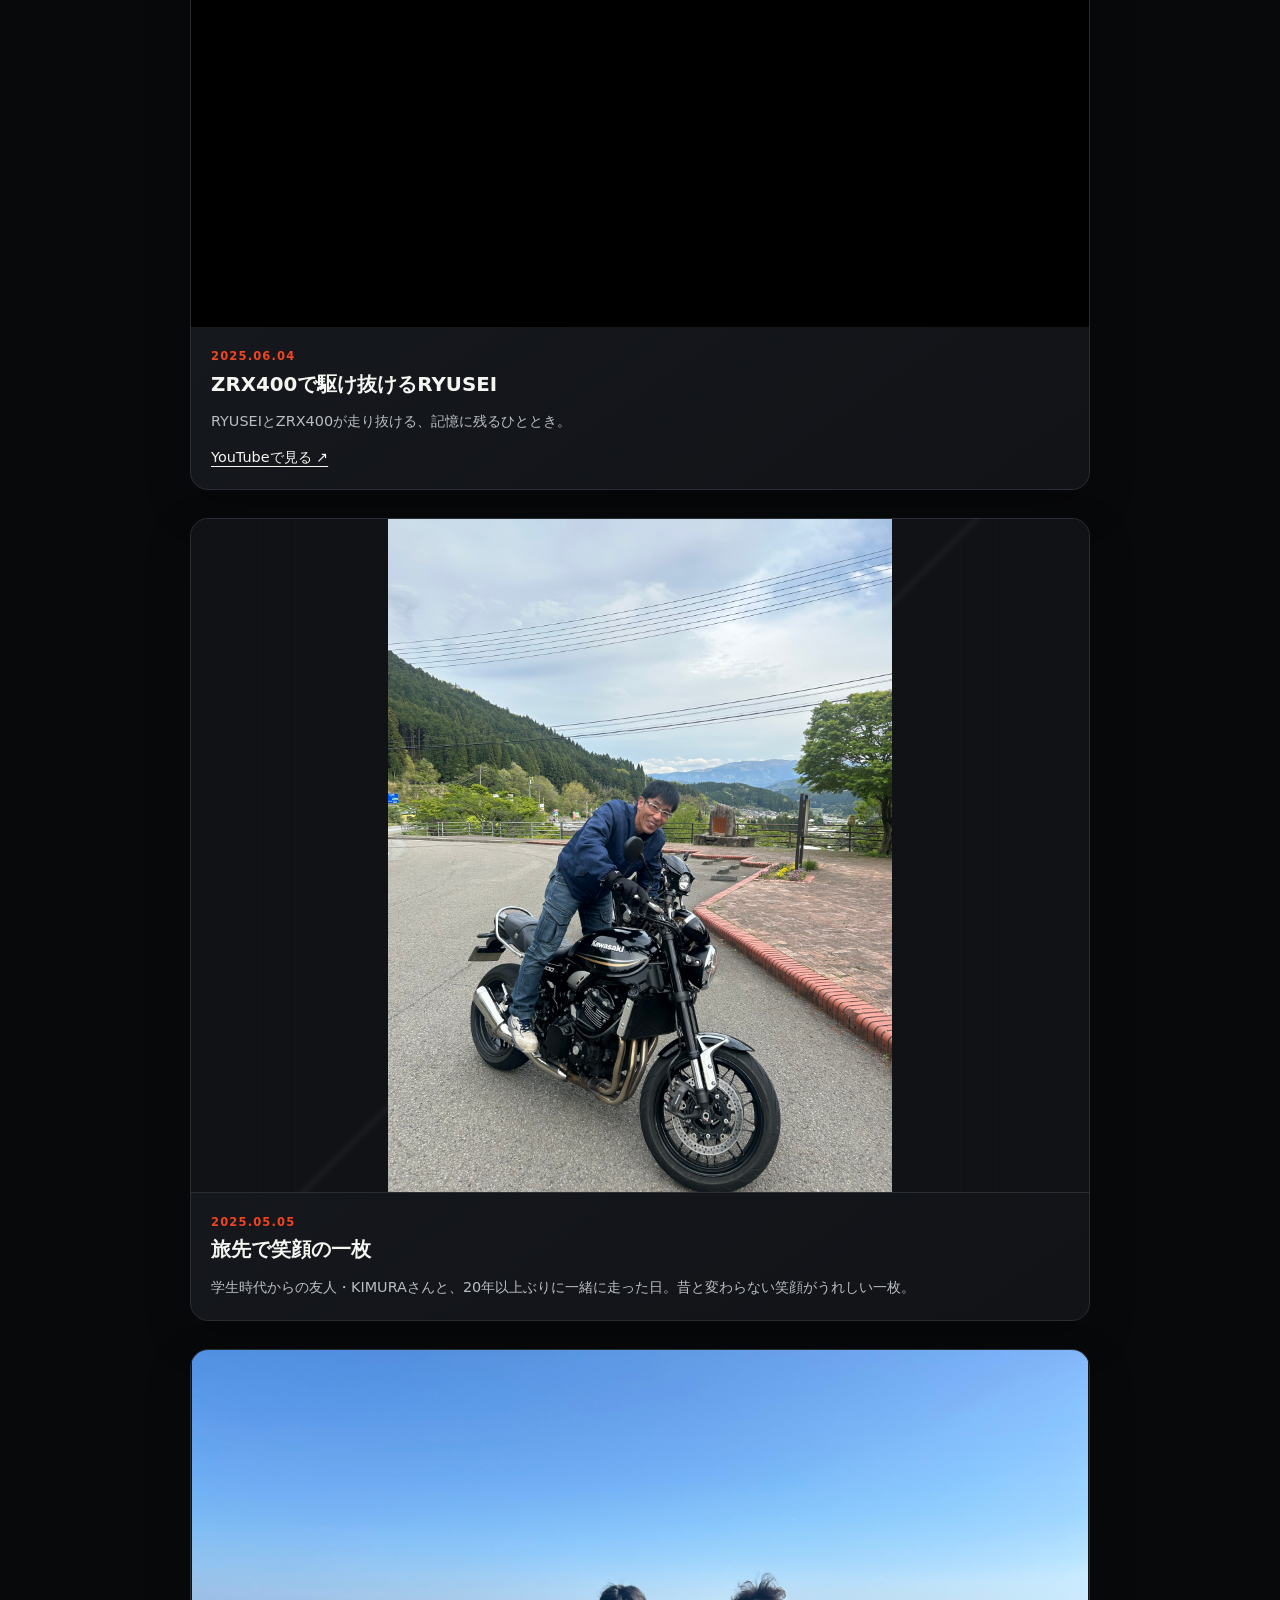
<file: gallery-2025.html>
<!DOCTYPE html>
<html lang="ja"><head><meta charset="UTF-8"><meta name="viewport" content="width=device-width, initial-scale=1.0"><meta name="theme-color" content="#08090b"><meta name="description" content="前田家ガレージ、2025年の思い出ギャラリー。"><title>2025年の思い出 | 前田家ガレージ</title><link rel="stylesheet" href="style.css"></head>
<body class="gallery-page" data-gallery-year="2025"><nav class="site-nav" aria-label="メインナビゲーション"><div class="nav-inner"><a class="brand" href="index.html">MAEDA GARAGE</a><div class="nav-links"><a href="index.html">ガレージ</a><a class="active" href="gallery-latest.html">思い出ギャラリー</a><a href="memory-reel.html">MEMORY REEL</a></div></div></nav><main class="gallery-container"><header class="gallery-hero"><p class="gallery-kicker">Maeda Family Memories</p><h1>思い出ギャラリー</h1><p class="gallery-lead">家族とバイクが重ねた、2025年の記録。</p><nav class="gallery-categories" aria-label="ギャラリーのカテゴリ"><a class="gallery-cta" href="#photos">2025年の思い出</a><a class="gallery-cta" href="memory-reel.html">MEMORY REELで見る</a></nav></header><h2 id="galleryTimelineTitle">2025年の思い出</h2><p class="gallery-lead" id="galleryTimelineLead"></p><nav class="gallery-years" aria-label="年別の思い出ギャラリー"><a class="year-link" data-year="2026" href="gallery-2026.html">2026年</a><a class="year-link" data-year="2025" href="gallery-2025.html">2025年</a><a class="year-link" data-year="2024" href="gallery-2024.html">2024年</a><a class="year-link" data-year="2023" href="gallery-2023.html">2023年</a><a class="year-link" data-year="1995" href="gallery-1995.html">1995年</a><a class="year-link" data-year="" href="gallery.html">すべて</a></nav><section id="photos" class="memory-grid" aria-label="2025年の思い出"></section></main><footer class="gallery-footer"><p><a href="index.html">← 前田家ガレージへ戻る</a></p><p>家族との物語は、これからも続く。</p></footer><script src="gallery.js" defer></script></body></html>
</file>
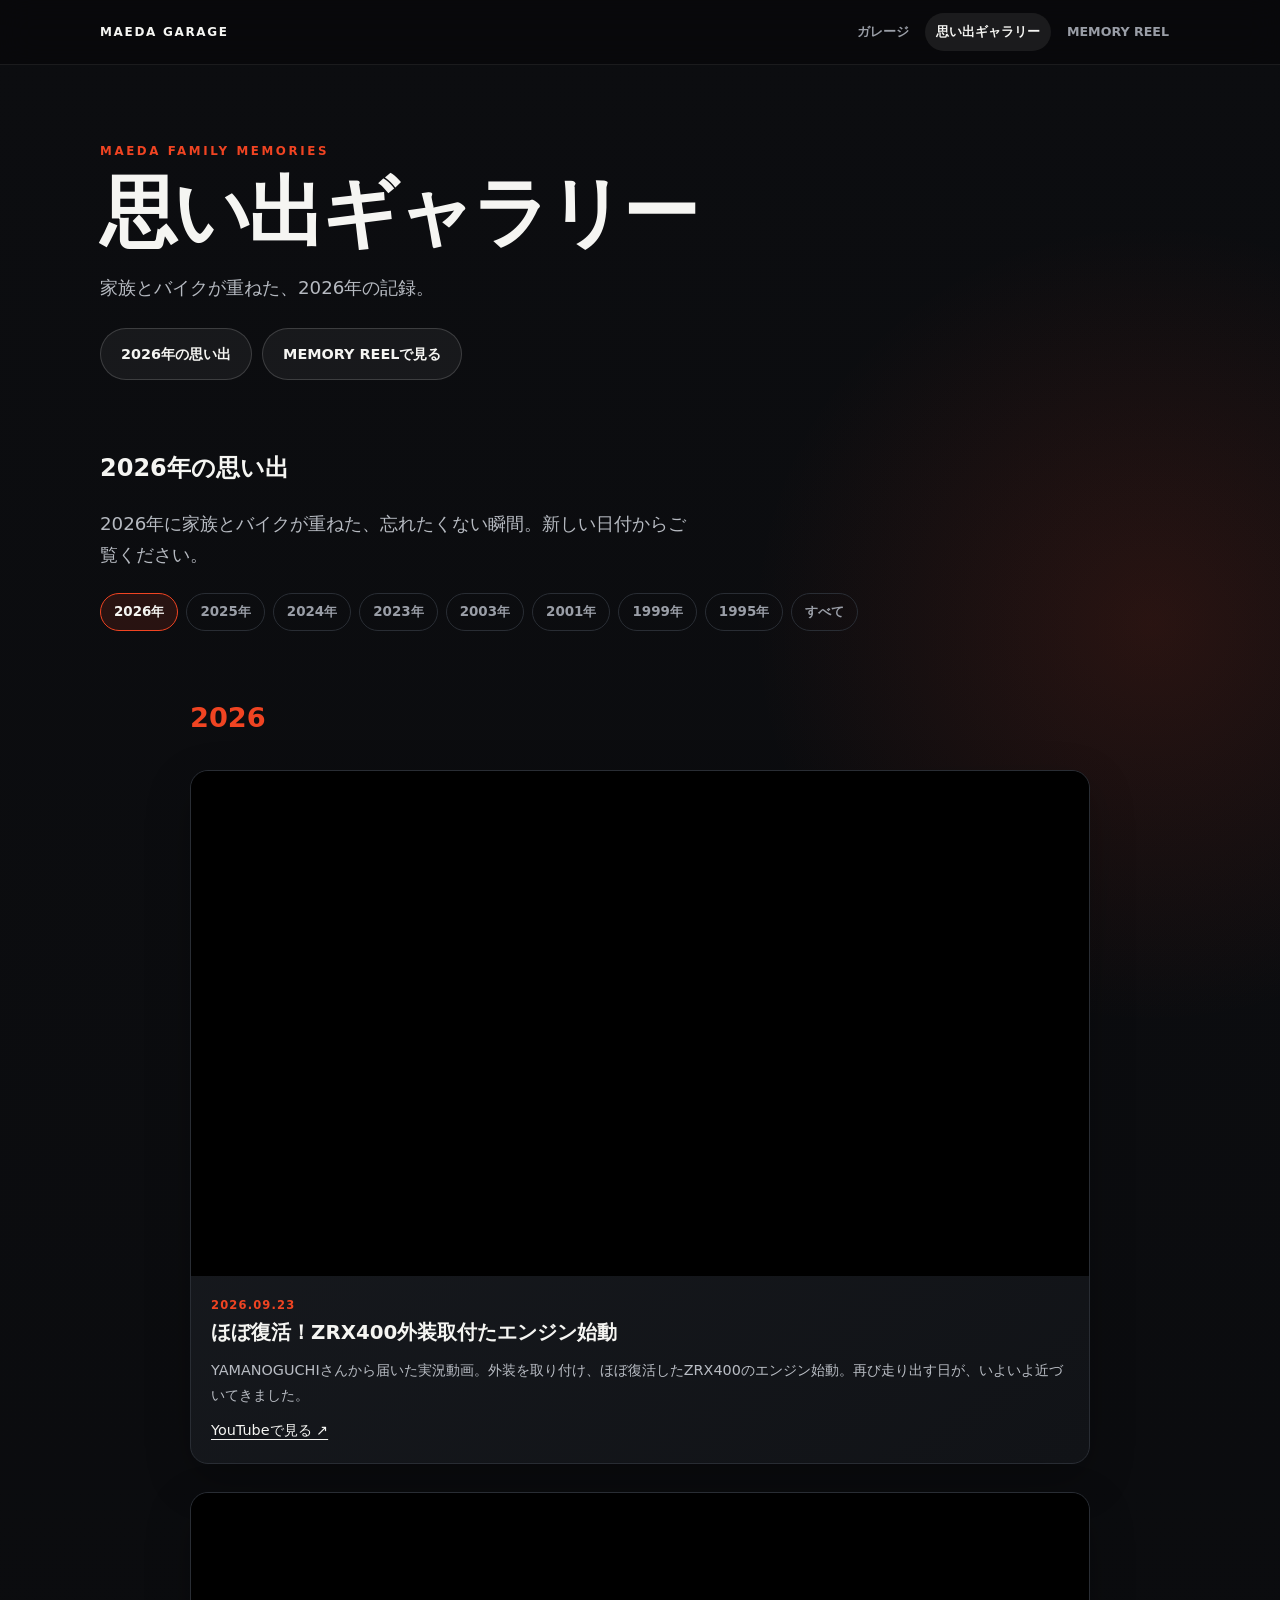
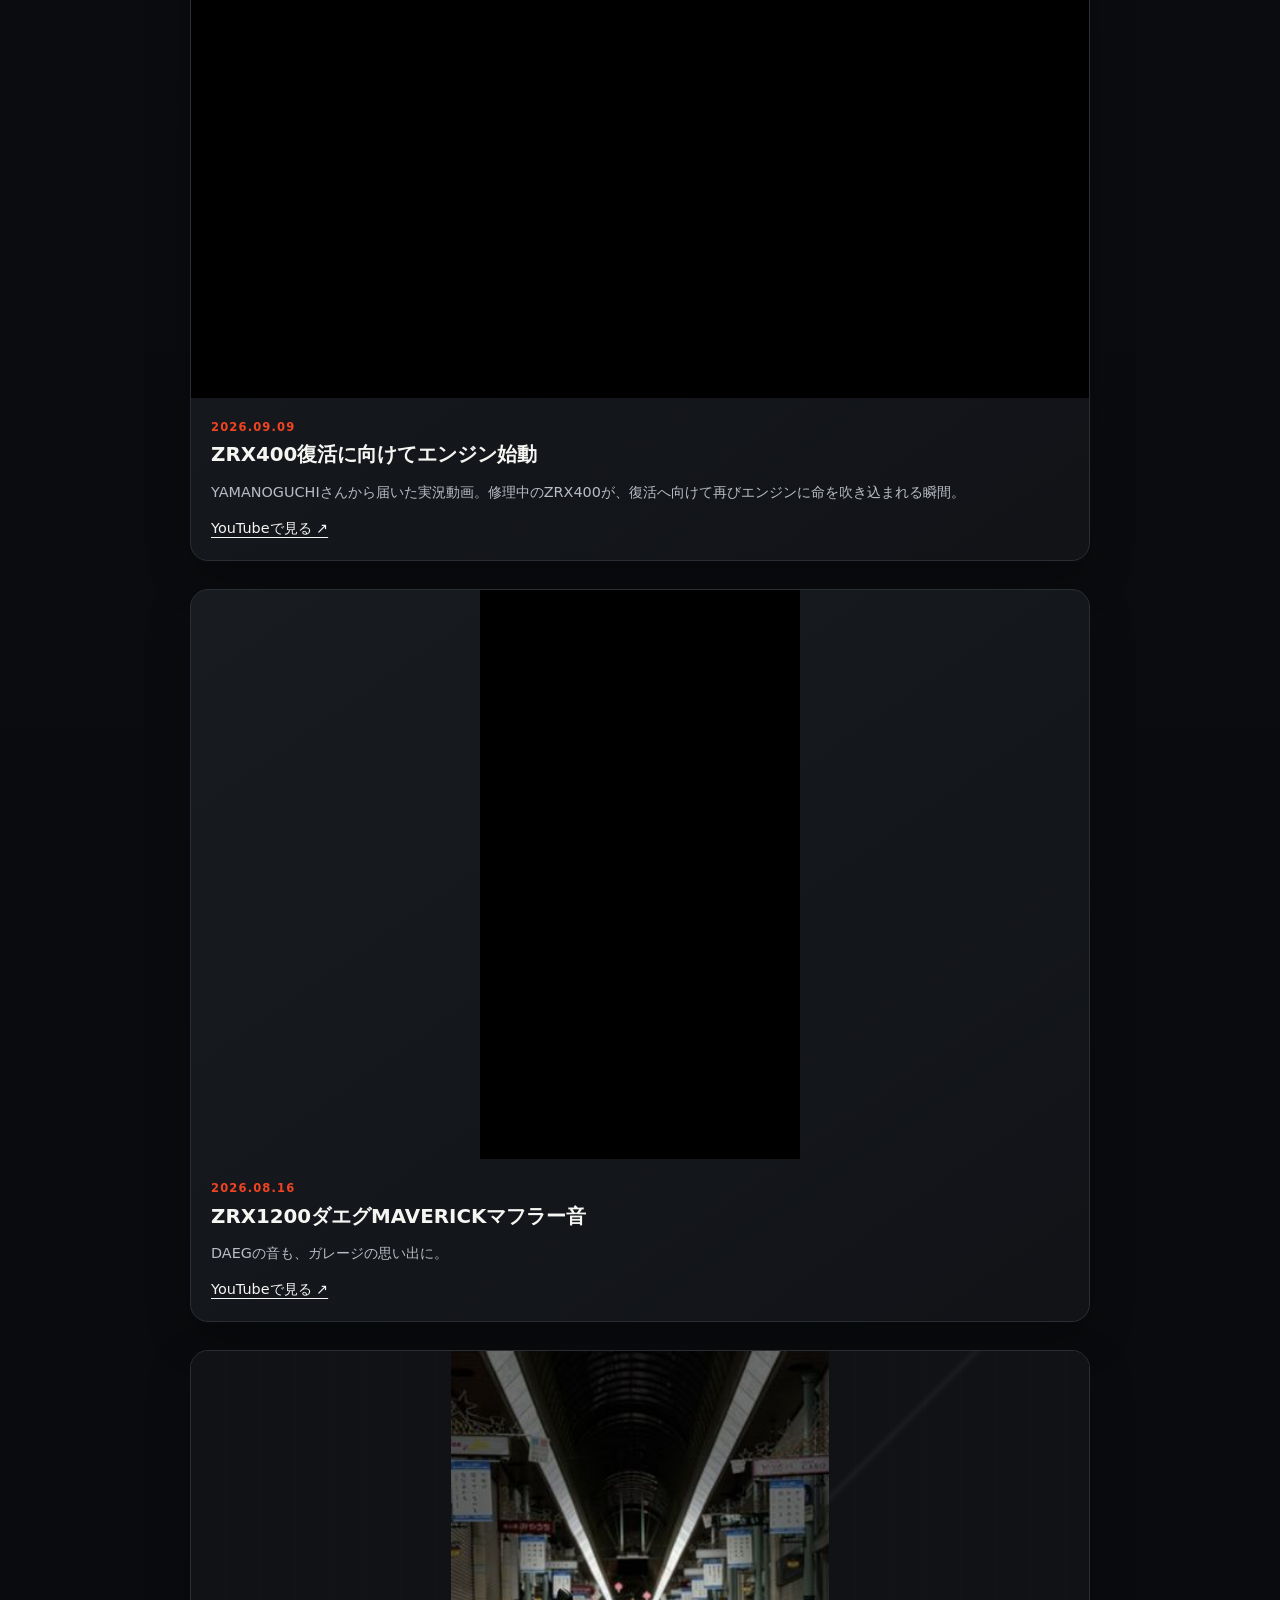
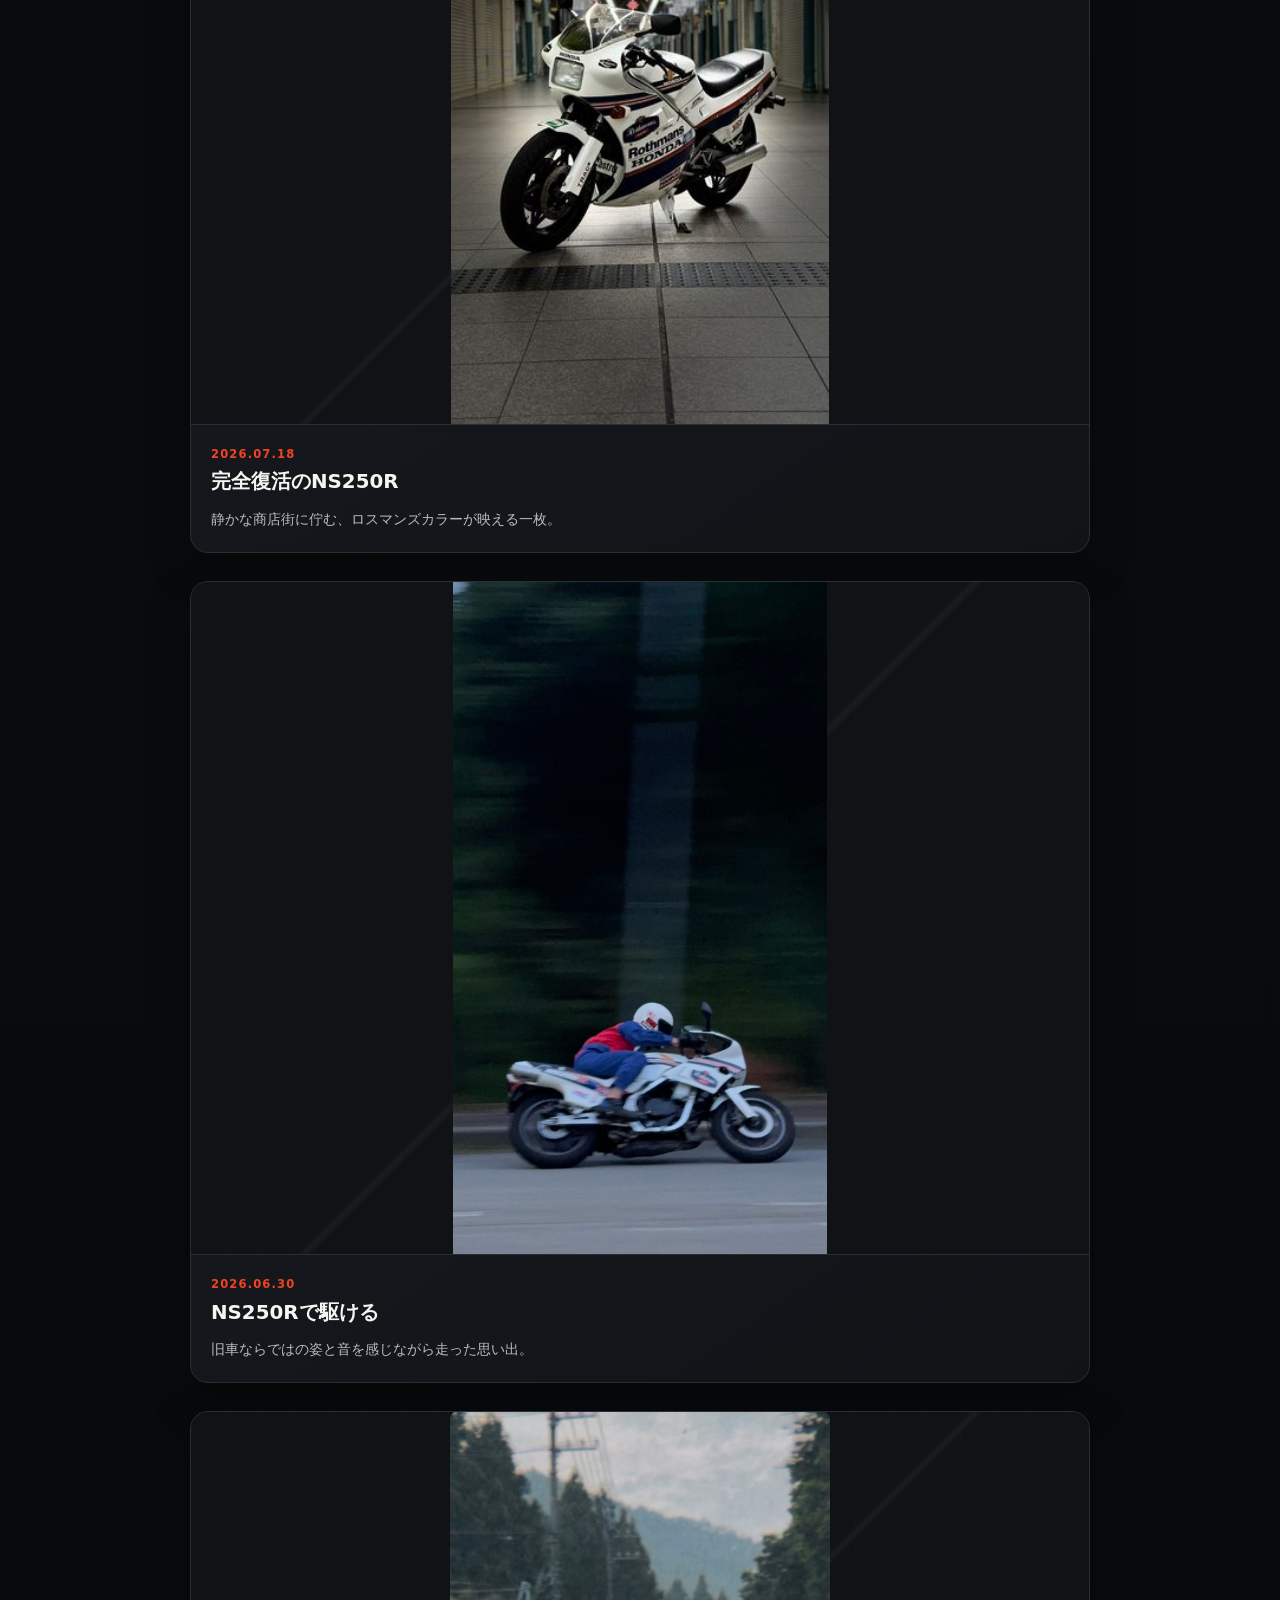
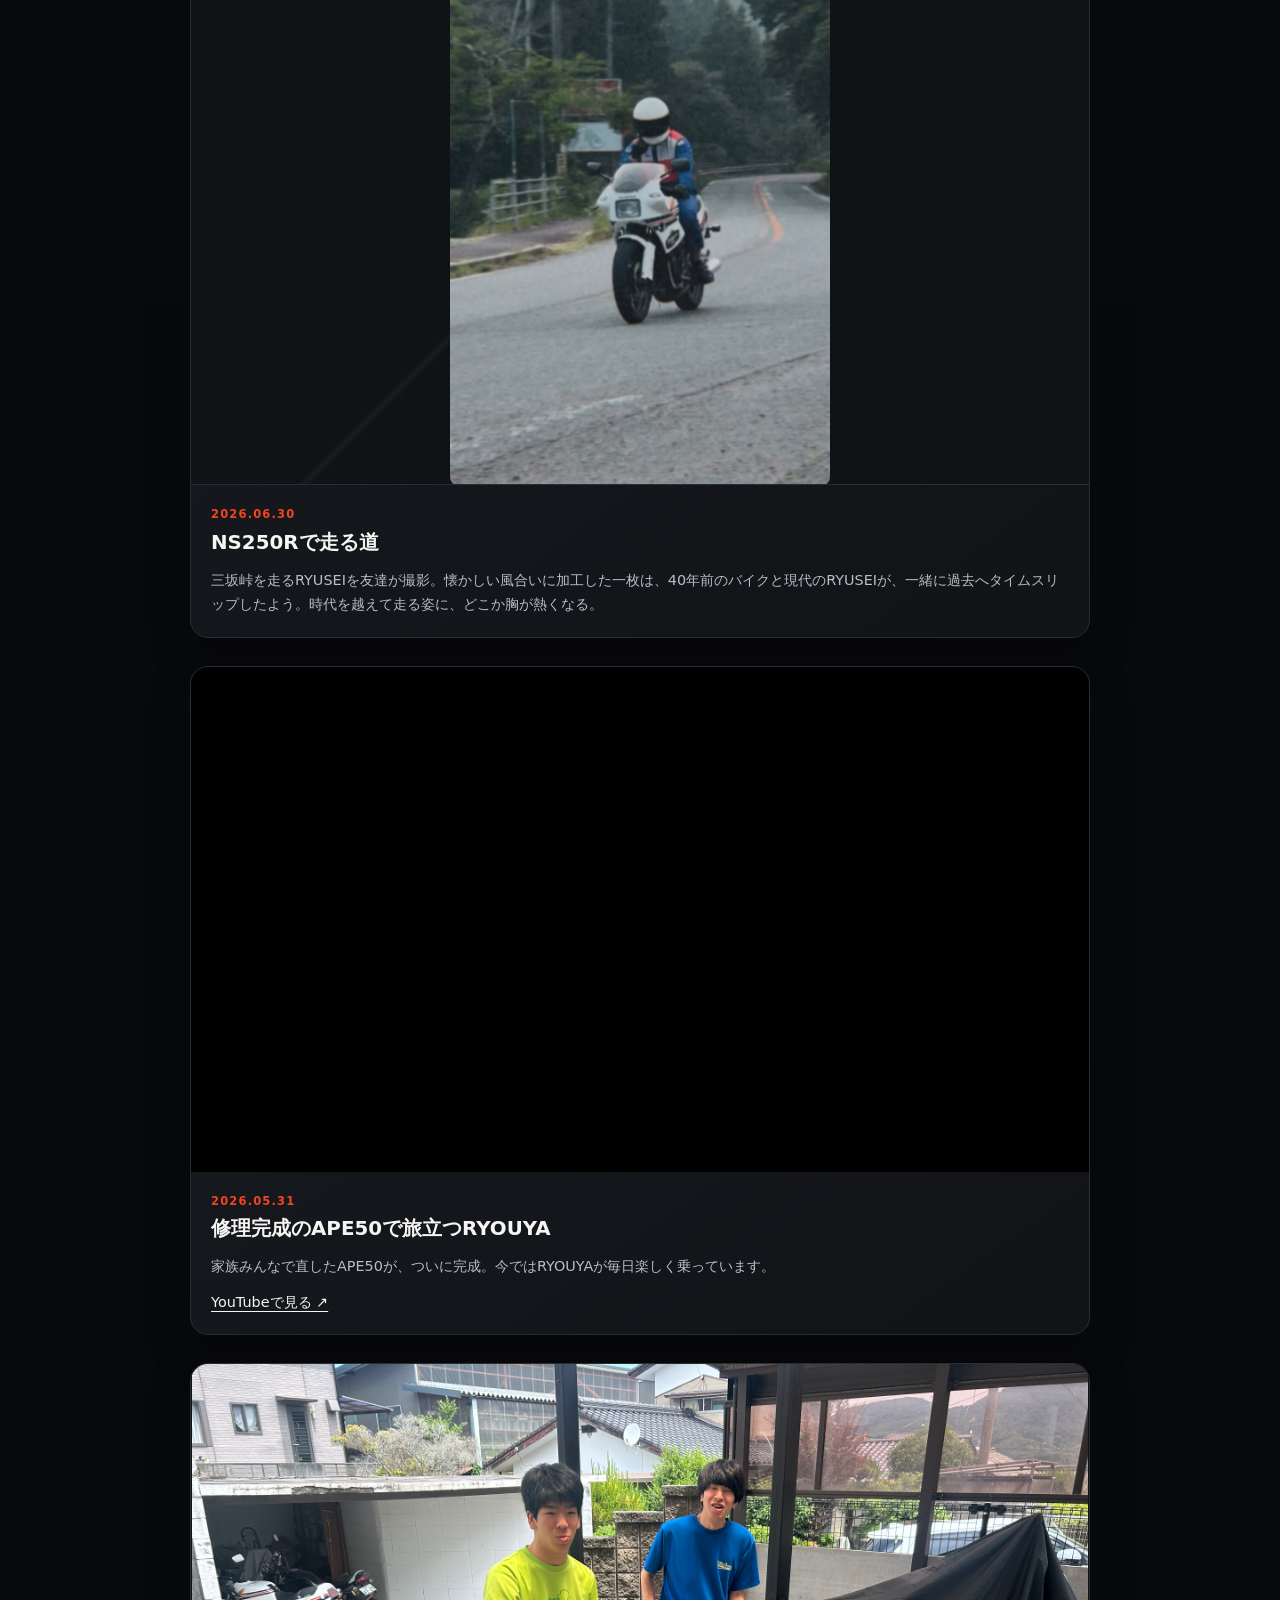
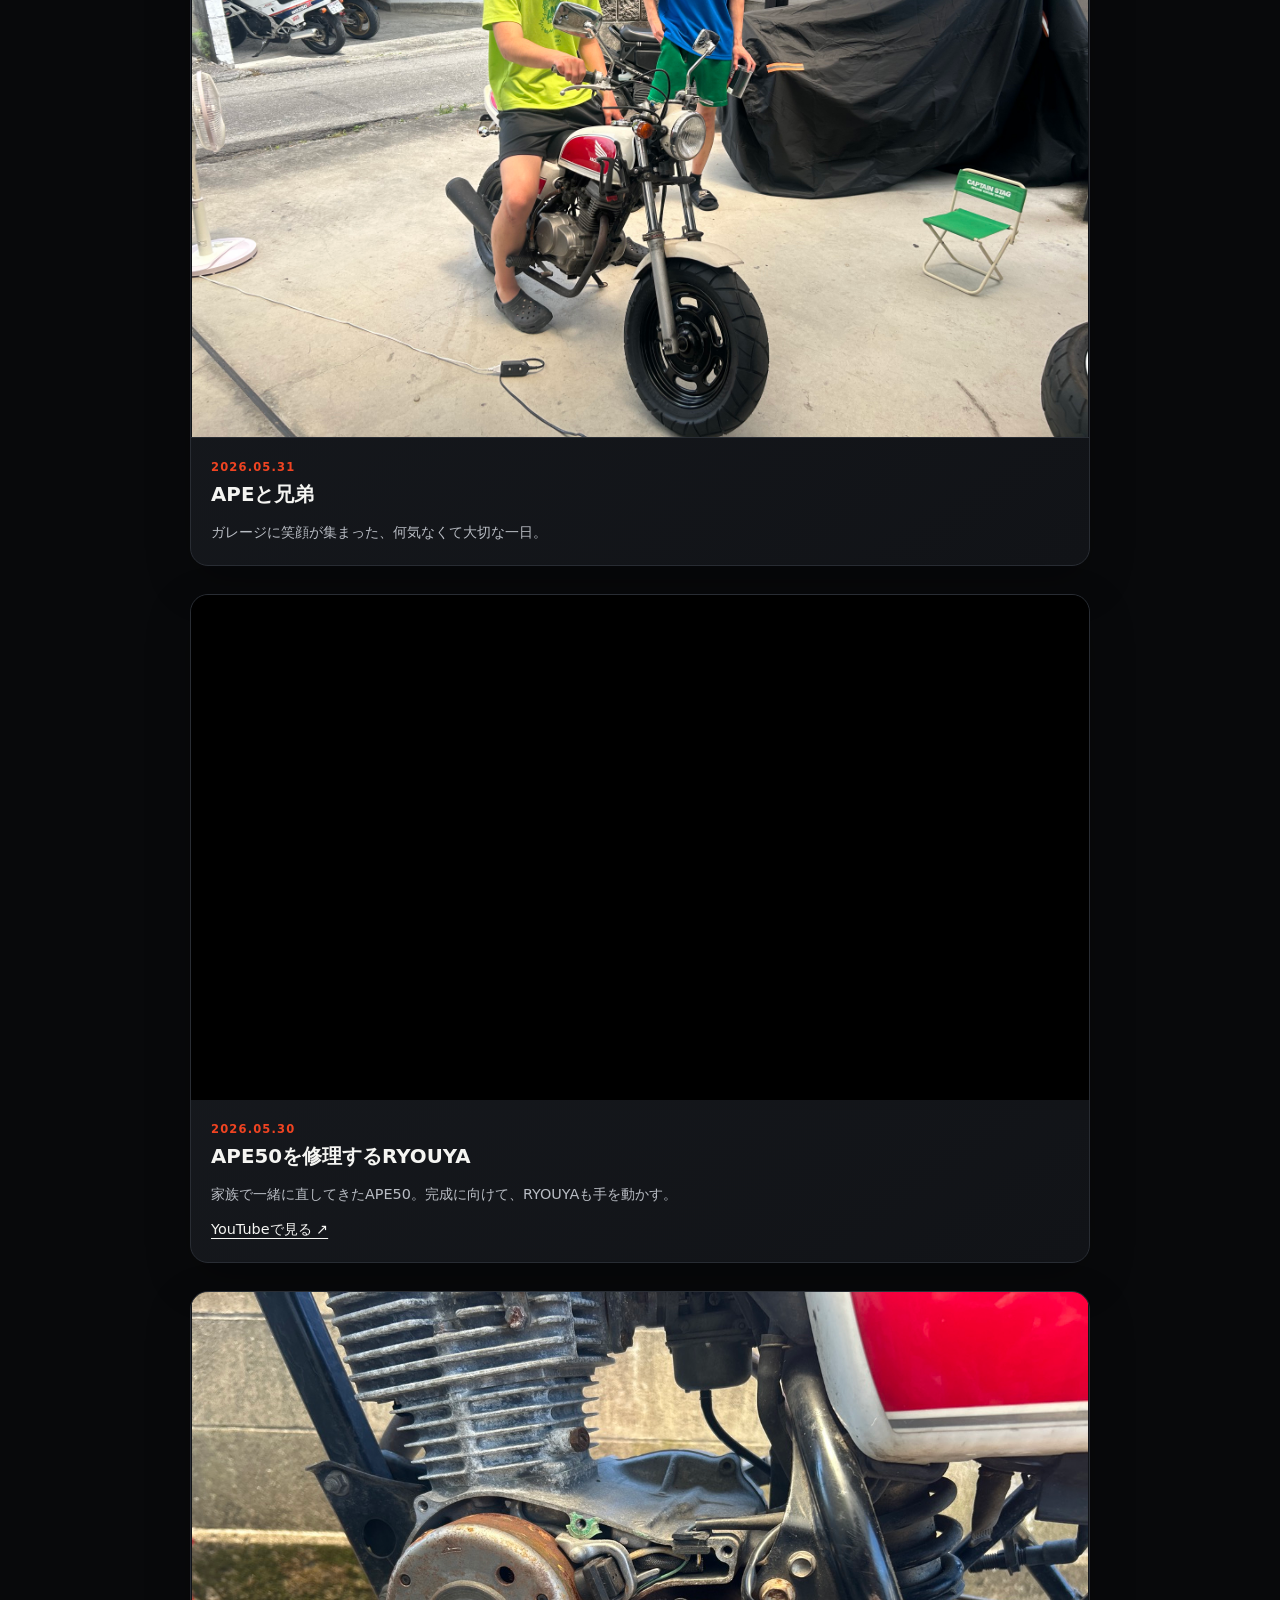
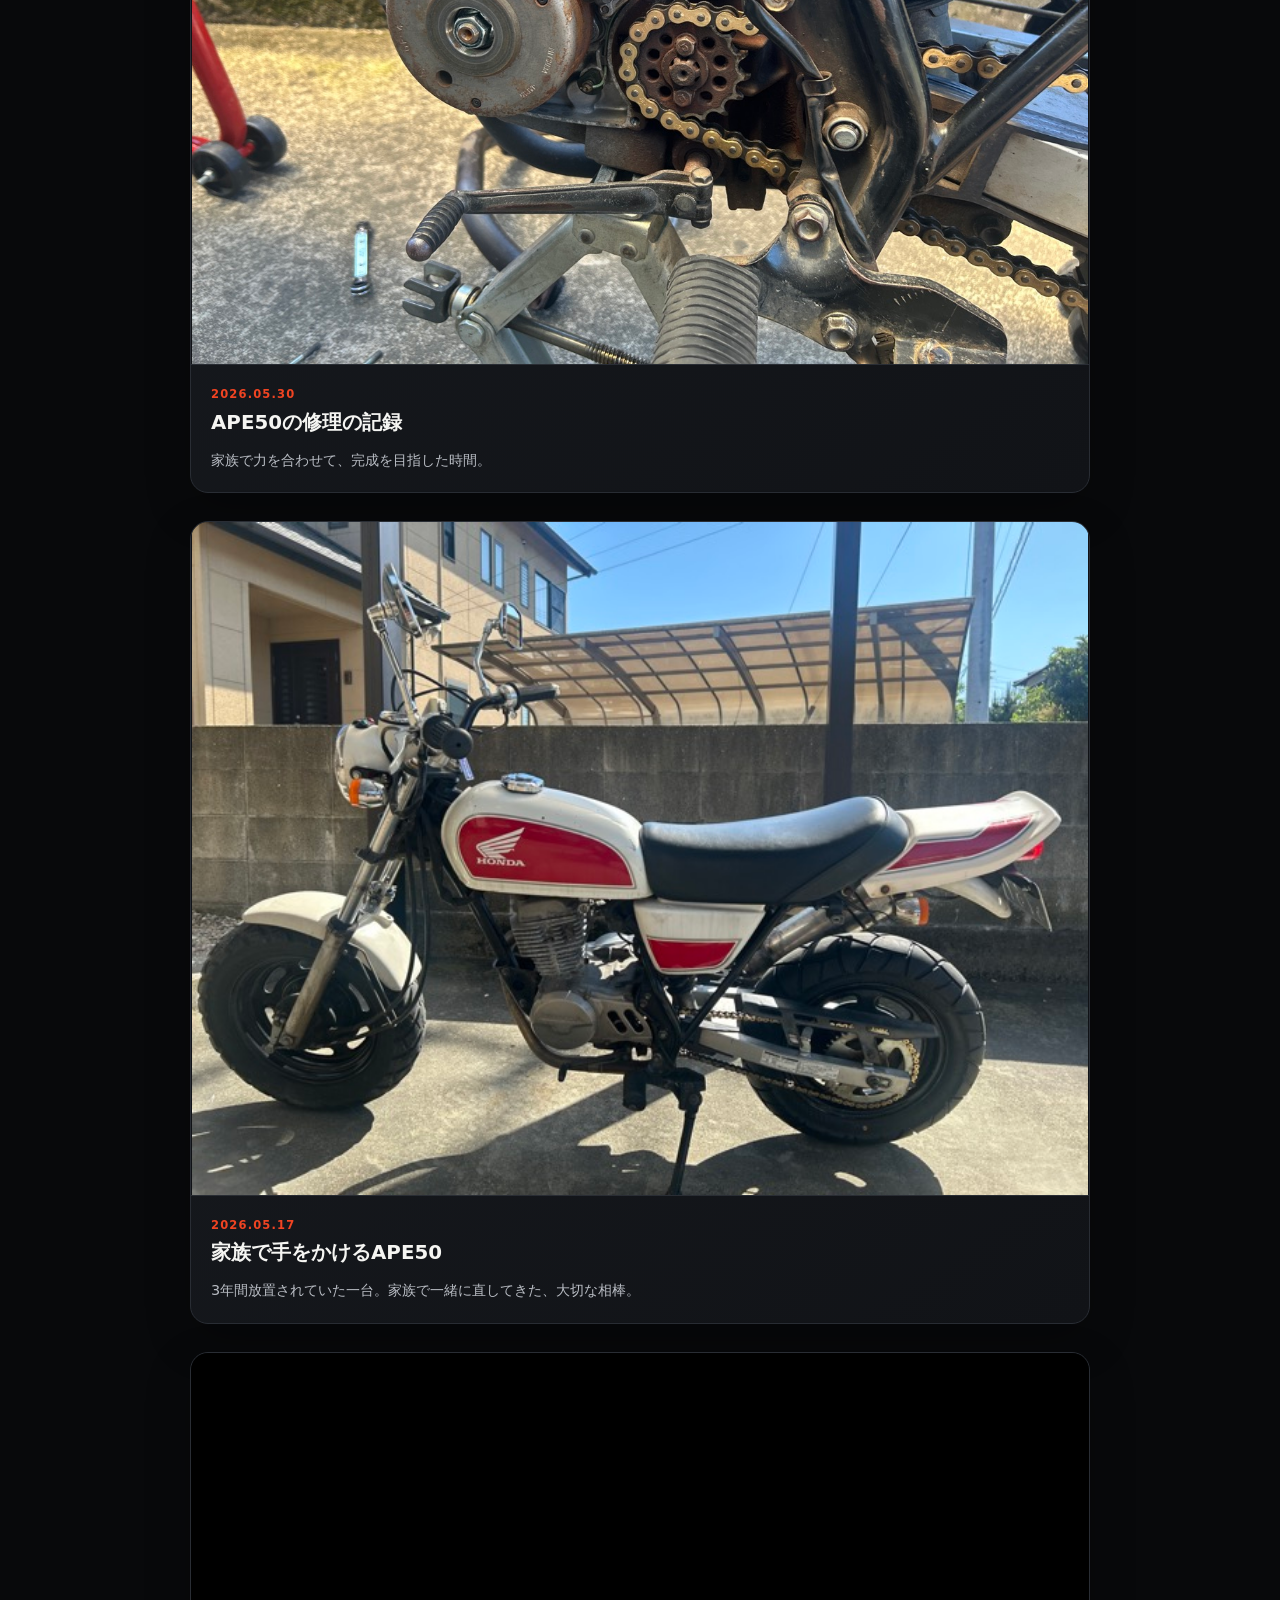
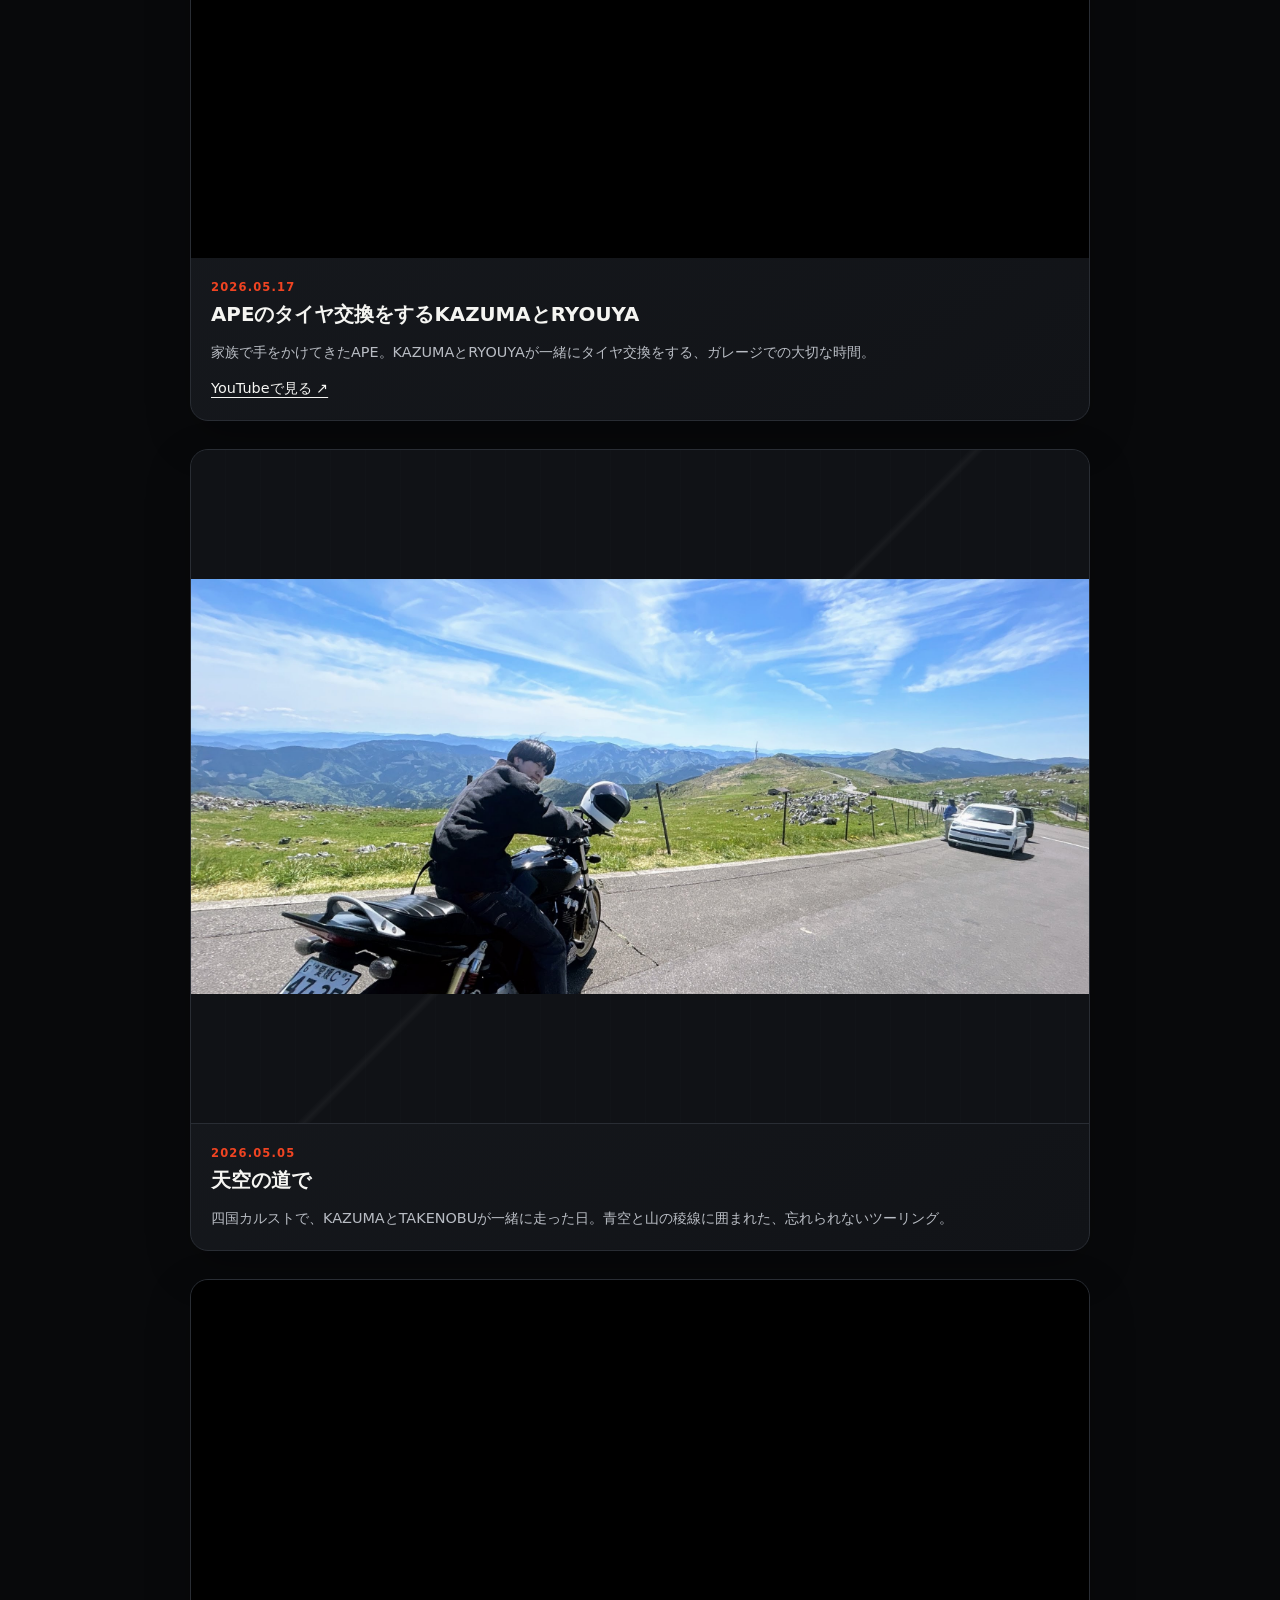
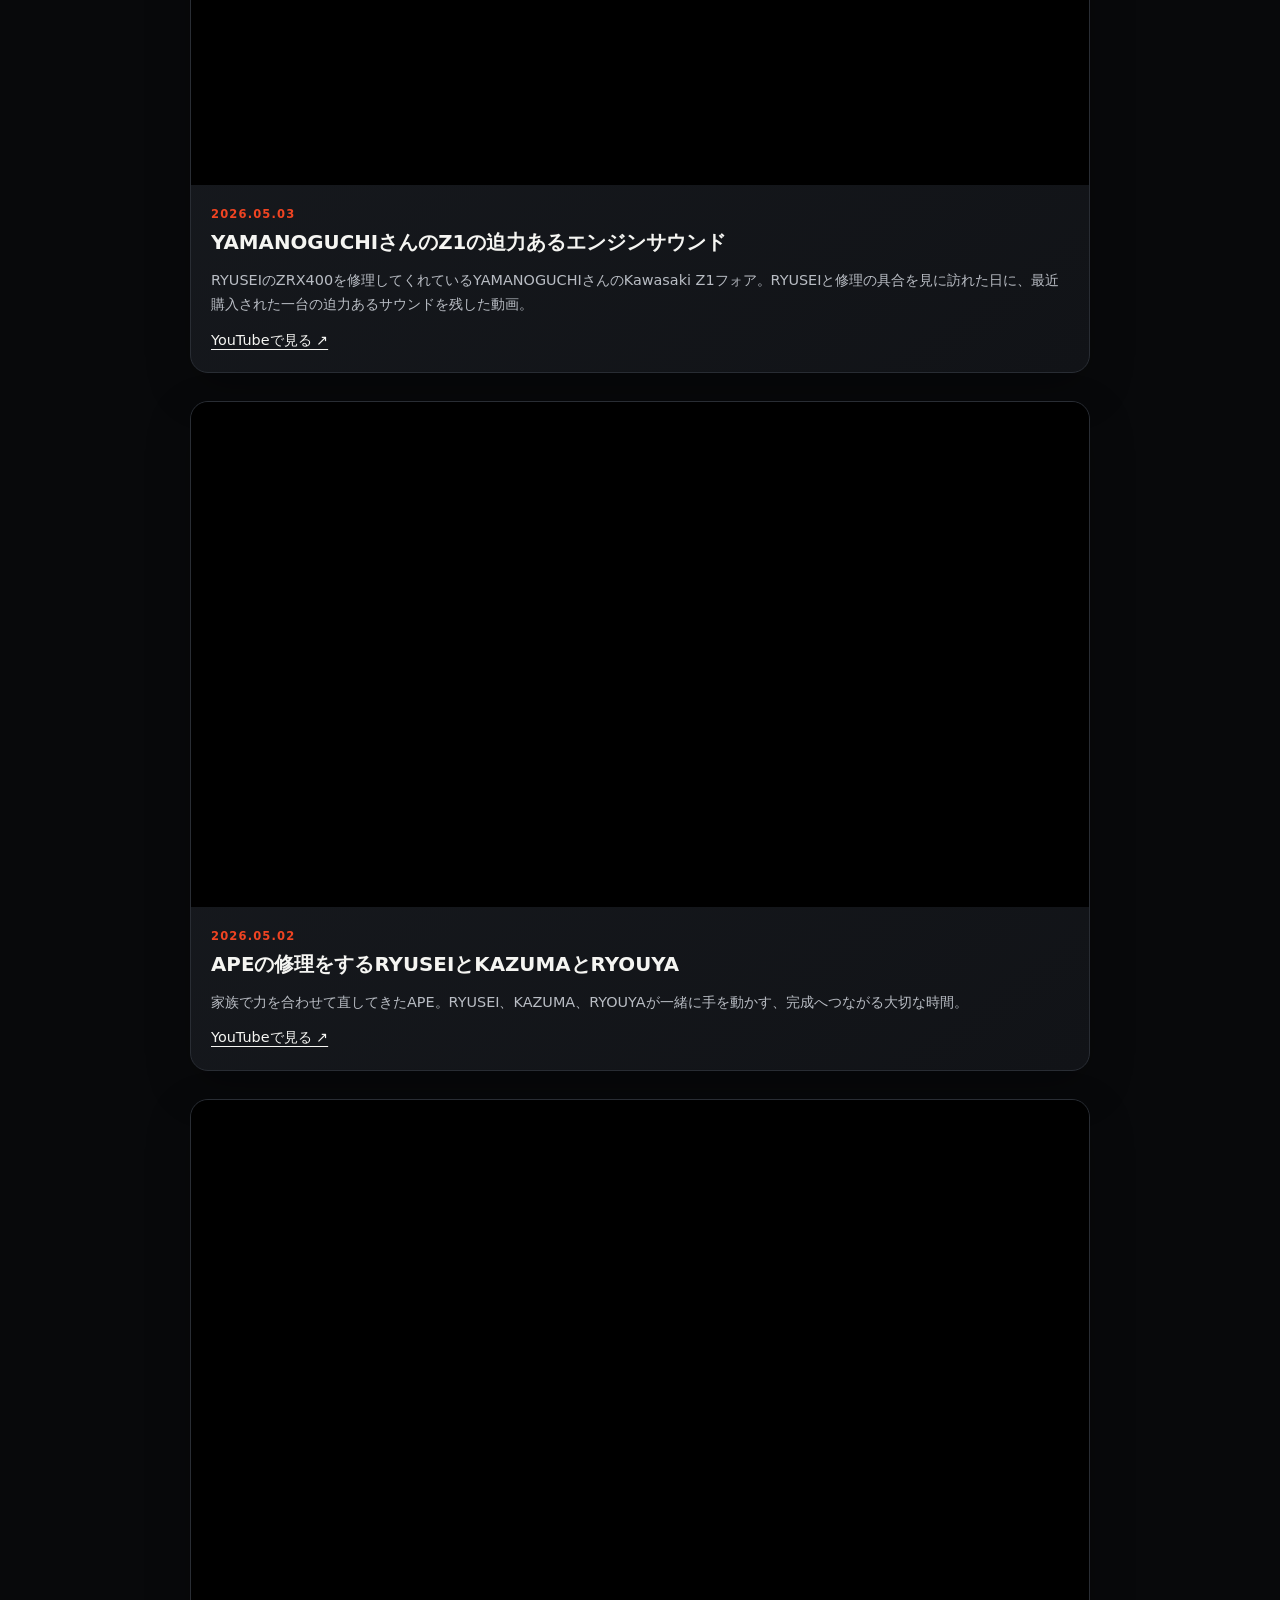
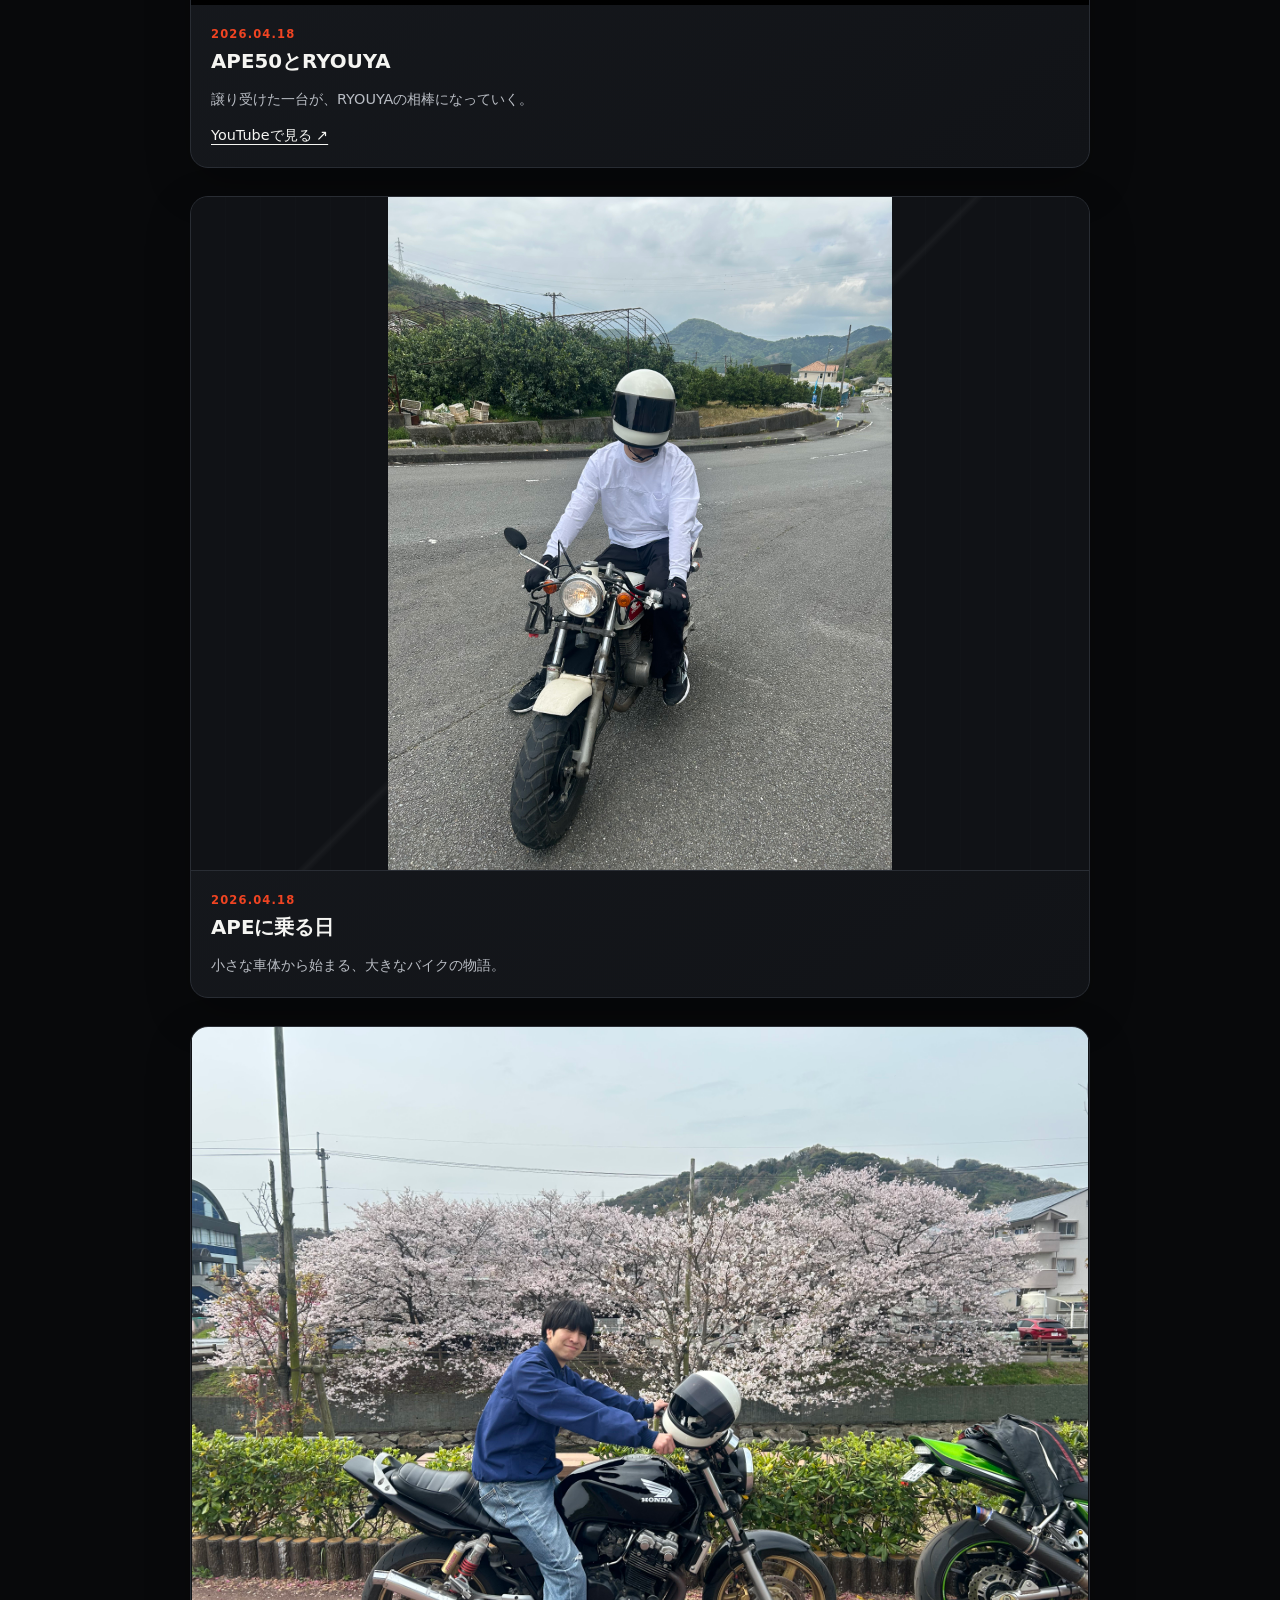
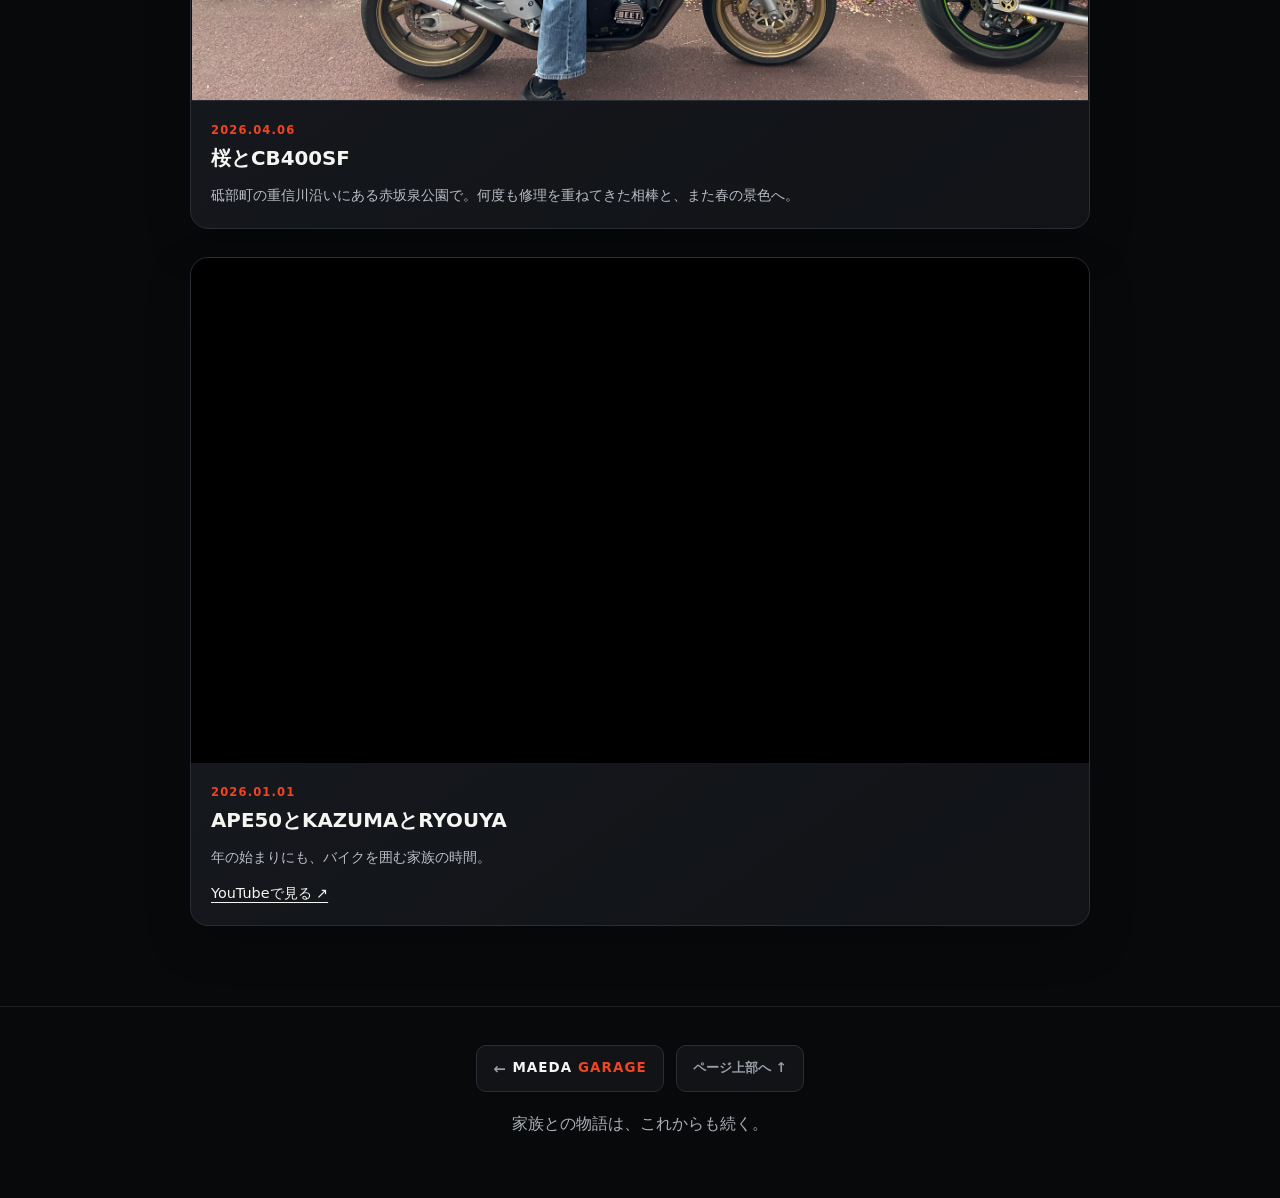
<file: gallery-2026.html>
<!DOCTYPE html>
<html lang="ja">
<head>
  <meta charset="UTF-8">
  <meta name="viewport" content="width=device-width, initial-scale=1.0">
  <meta name="theme-color" content="#08090b">
  <meta name="description" content="前田家ガレージ、2026年の思い出ギャラリー。">
  <title>2026年の思い出 | 前田家ガレージ</title>
  <link rel="stylesheet" href="style.css">
</head>
<body class="gallery-page" data-gallery-year="2026">
  <nav class="site-nav" aria-label="メインナビゲーション"><div class="nav-inner">
    <a class="brand" href="index.html">MAEDA GARAGE</a>
    <div class="nav-links"><a href="index.html">ガレージ</a><a class="active" href="gallery-latest.html" aria-current="page">思い出ギャラリー</a><a href="memory-reel.html">MEMORY REEL</a></div>
  </div></nav>
  <main class="gallery-container">
    <header class="gallery-hero"><p class="gallery-kicker">Maeda Family Memories</p><h1>思い出ギャラリー</h1><p class="gallery-lead">家族とバイクが重ねた、2026年の記録。</p><nav class="gallery-categories" aria-label="ギャラリーのカテゴリ"><a class="gallery-cta" href="#photos">2026年の思い出</a><a class="gallery-cta" href="memory-reel.html">MEMORY REELで見る</a></nav></header>
    <h2 id="galleryTimelineTitle">2026年の思い出</h2><p class="gallery-lead" id="galleryTimelineLead"></p>
    <nav class="gallery-years" aria-label="年別の思い出ギャラリー"><a class="year-link" data-year="2026" href="gallery-2026.html">2026年</a><a class="year-link" data-year="2025" href="gallery-2025.html">2025年</a><a class="year-link" data-year="2024" href="gallery-2024.html">2024年</a><a class="year-link" data-year="2023" href="gallery-2023.html">2023年</a><a class="year-link" data-year="1995" href="gallery-1995.html">1995年</a><a class="year-link" data-year="" href="gallery.html">すべて</a></nav>
    <section id="photos" class="memory-grid" aria-label="2026年の思い出"></section>
  </main>
  <footer class="gallery-footer"><p><a href="index.html">← 前田家ガレージへ戻る</a></p><p>家族との物語は、これからも続く。</p></footer>
  <script src="gallery.js" defer></script>
</body>
</html>
</file>
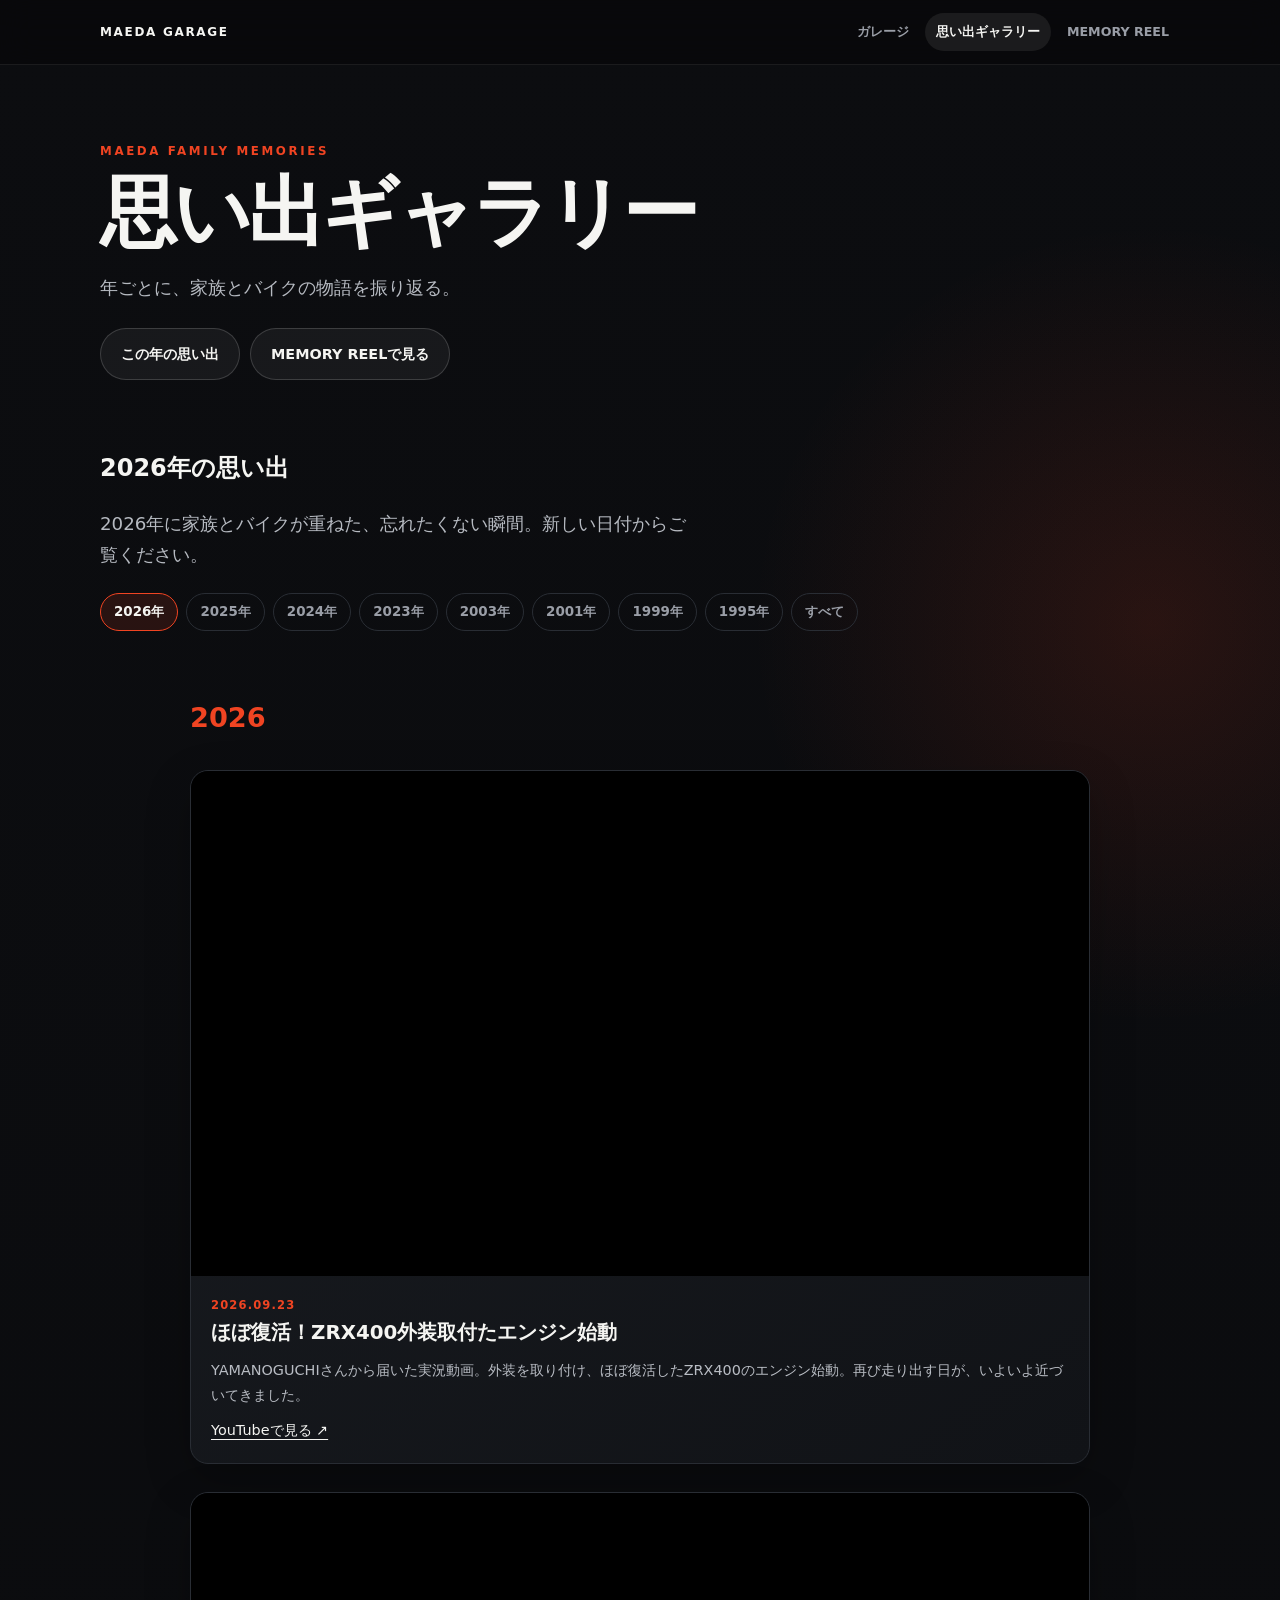
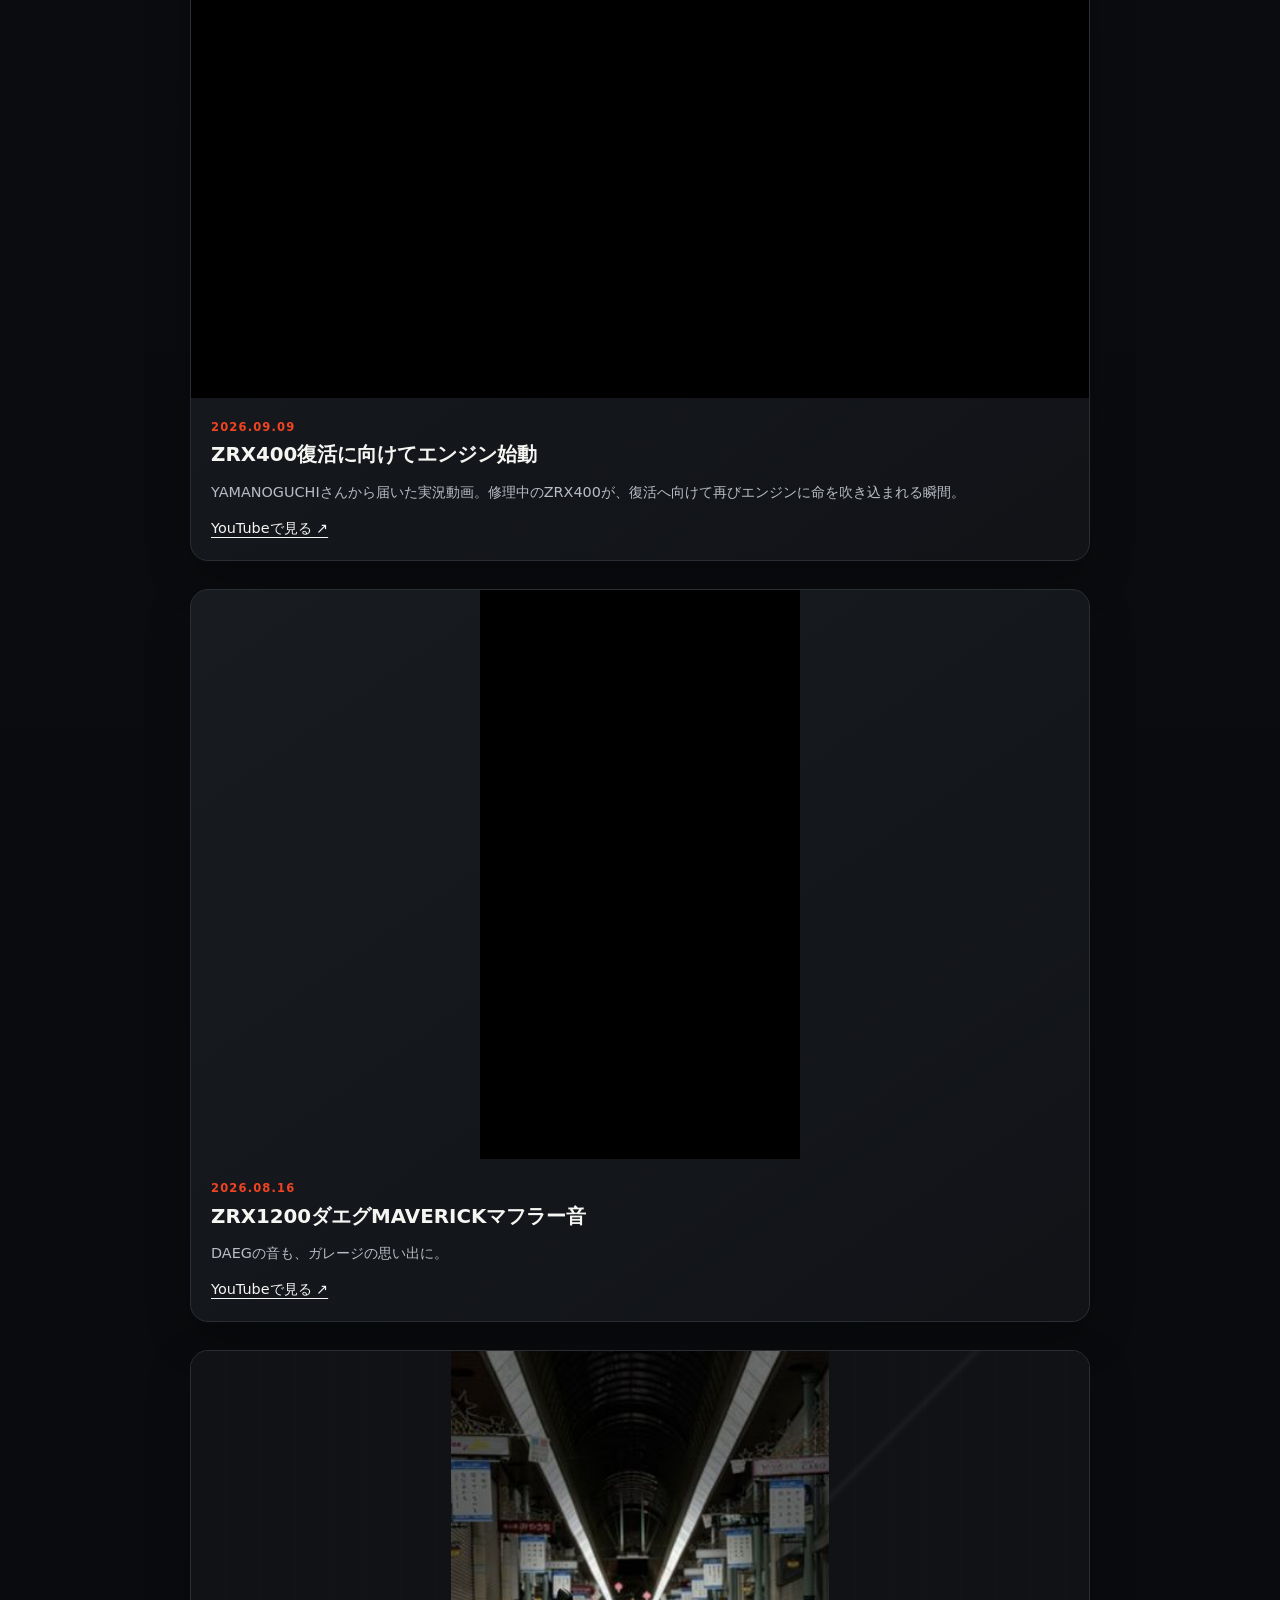
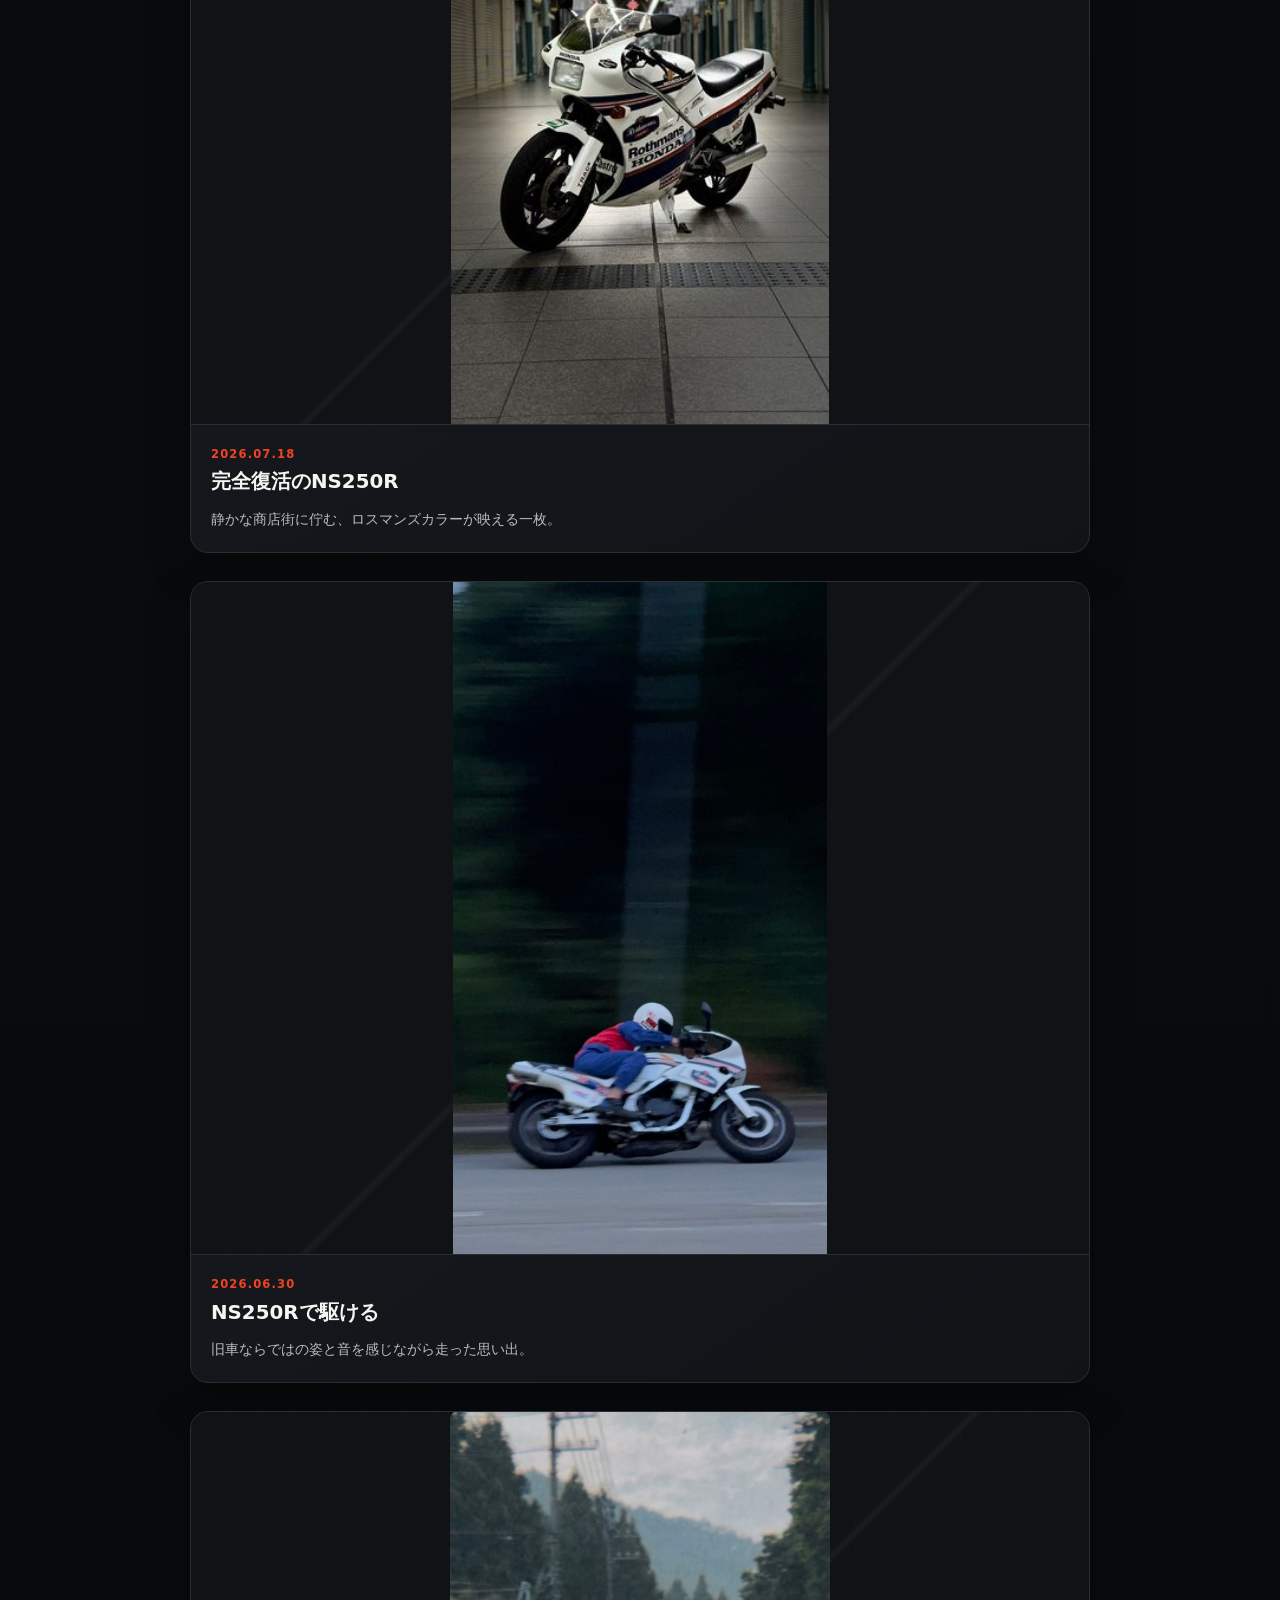
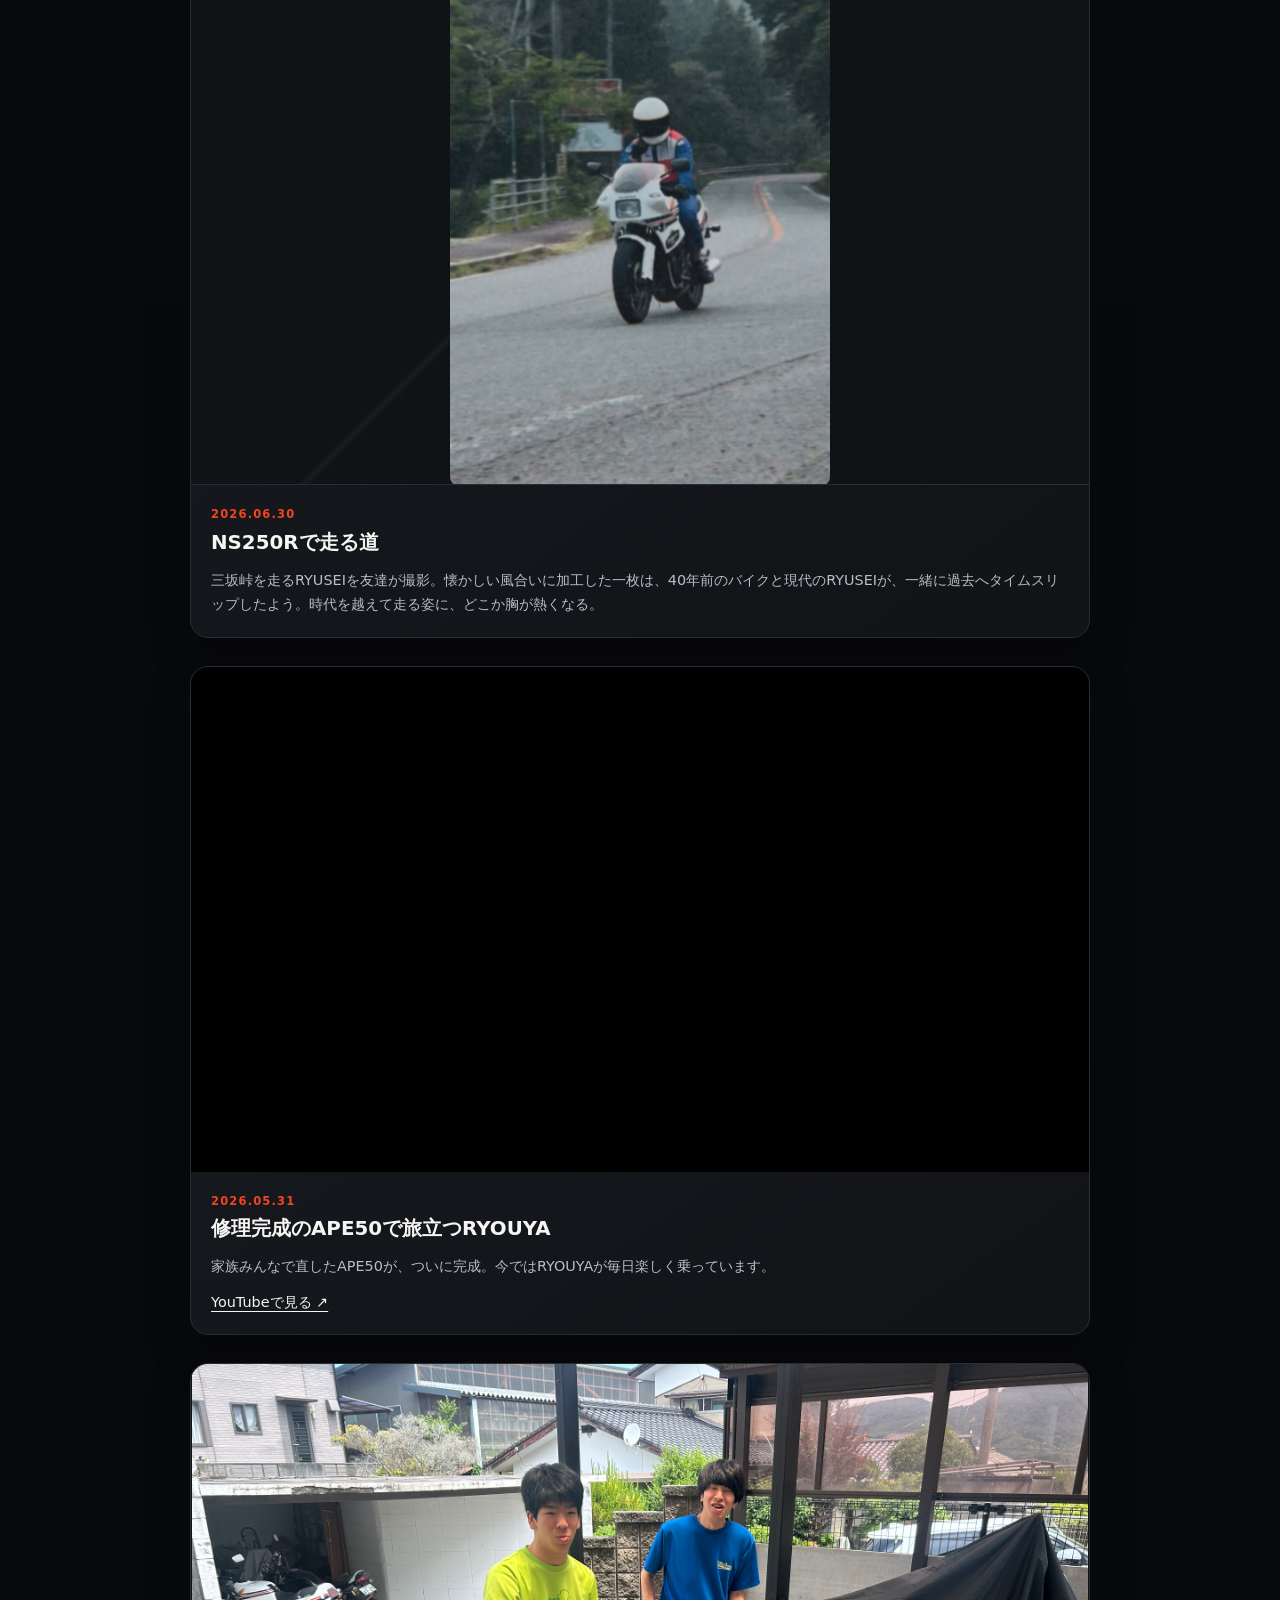
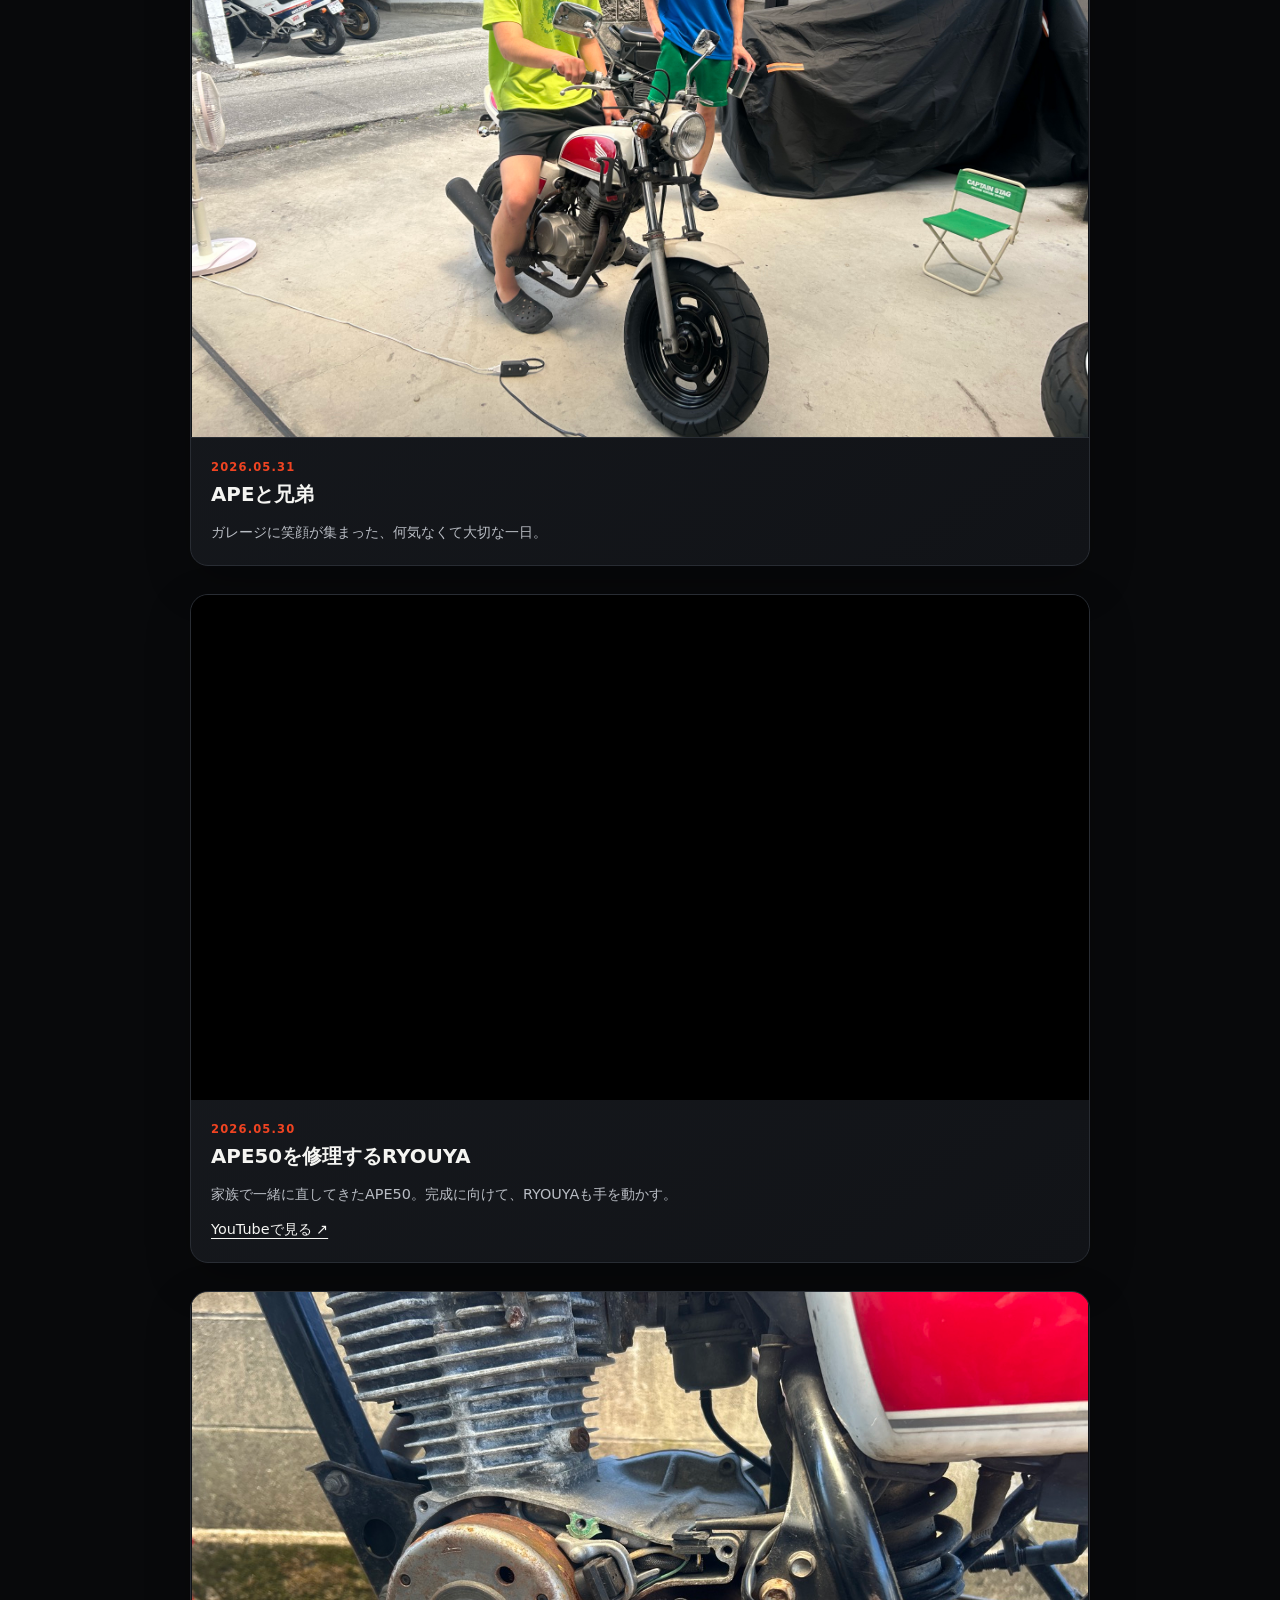
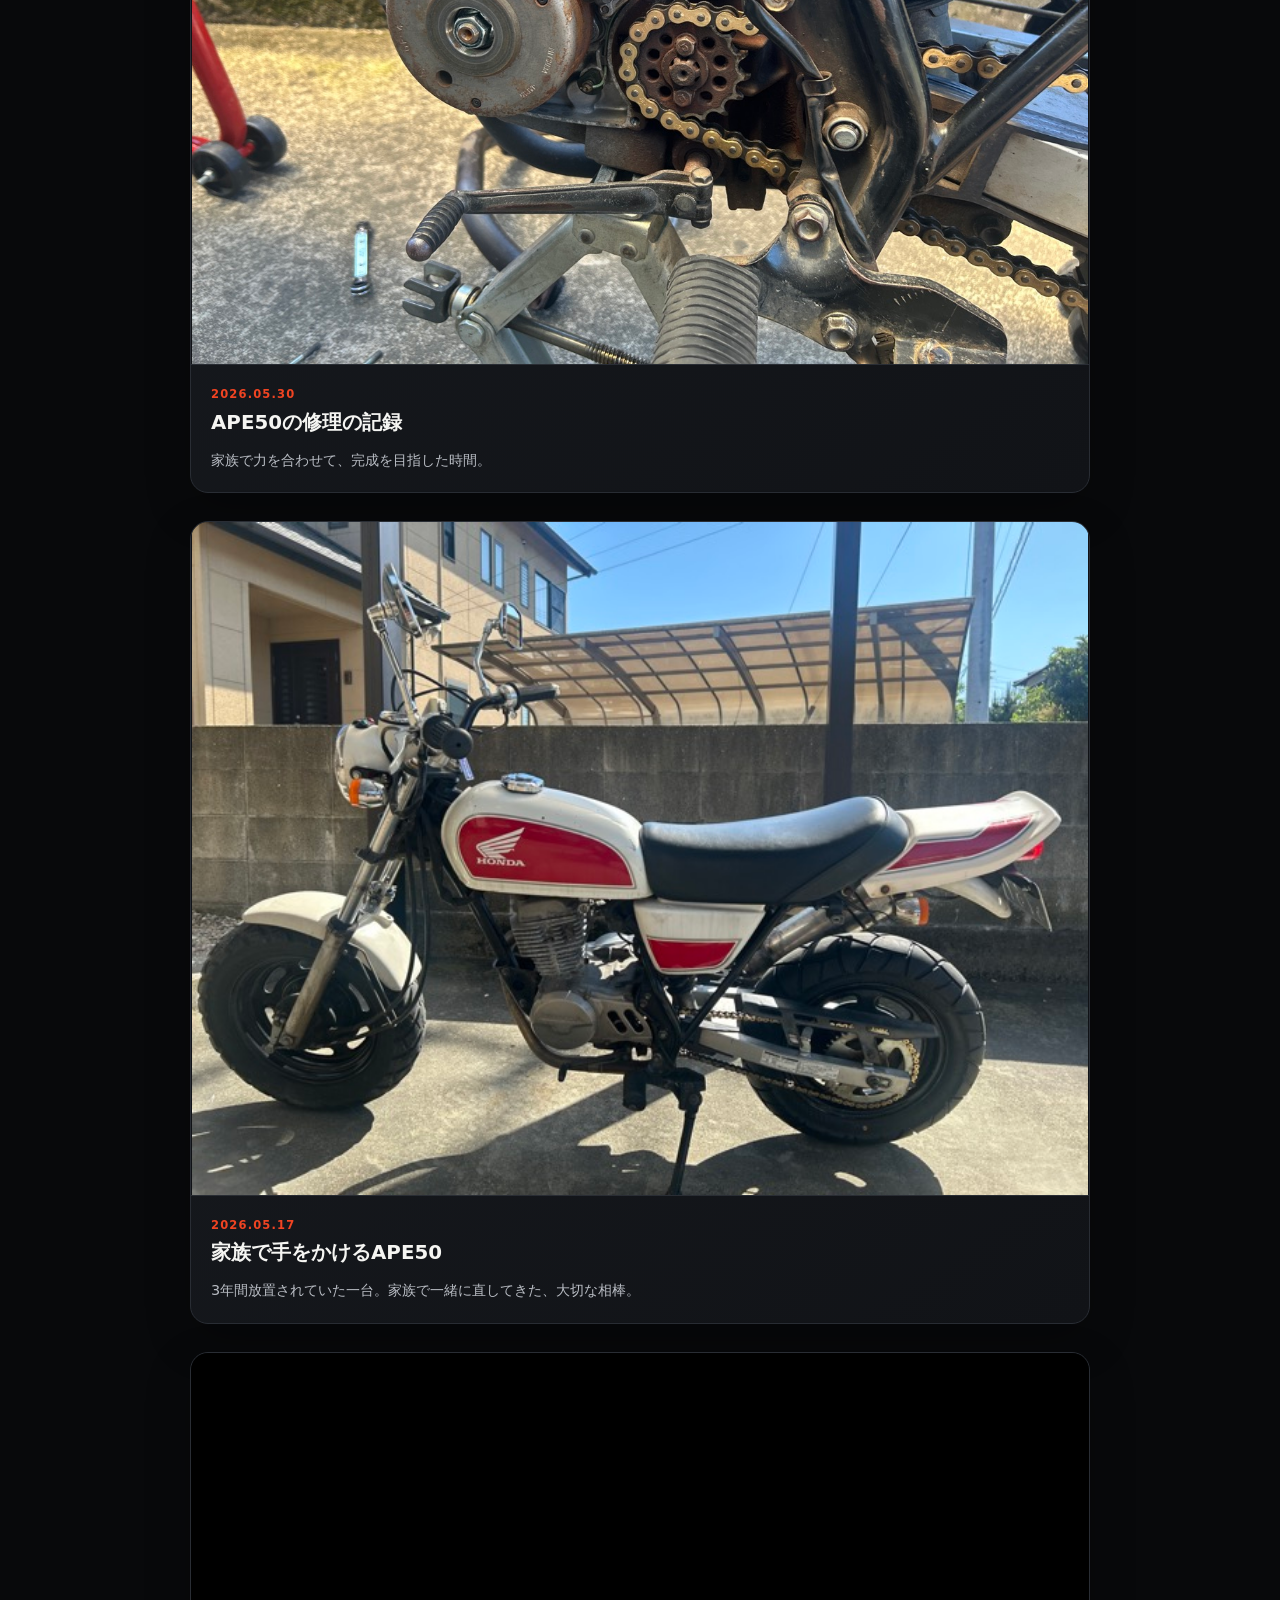
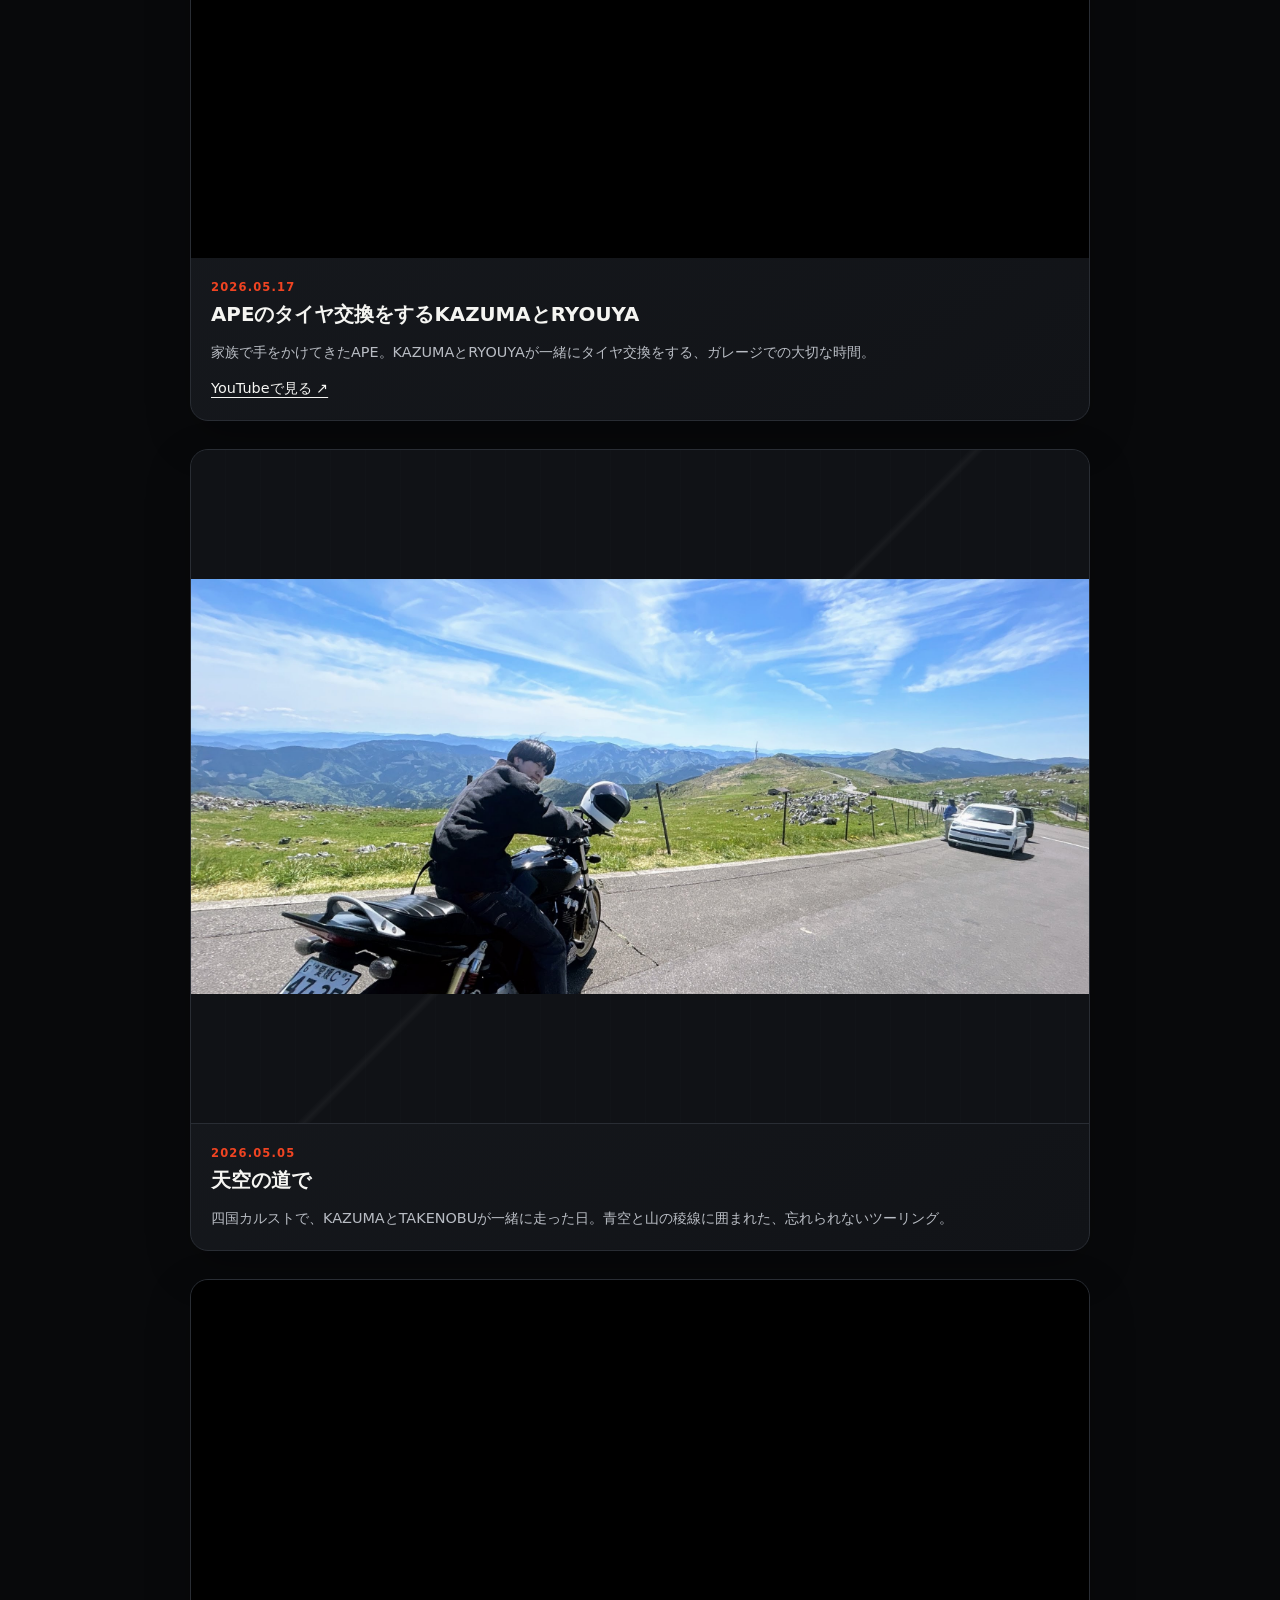
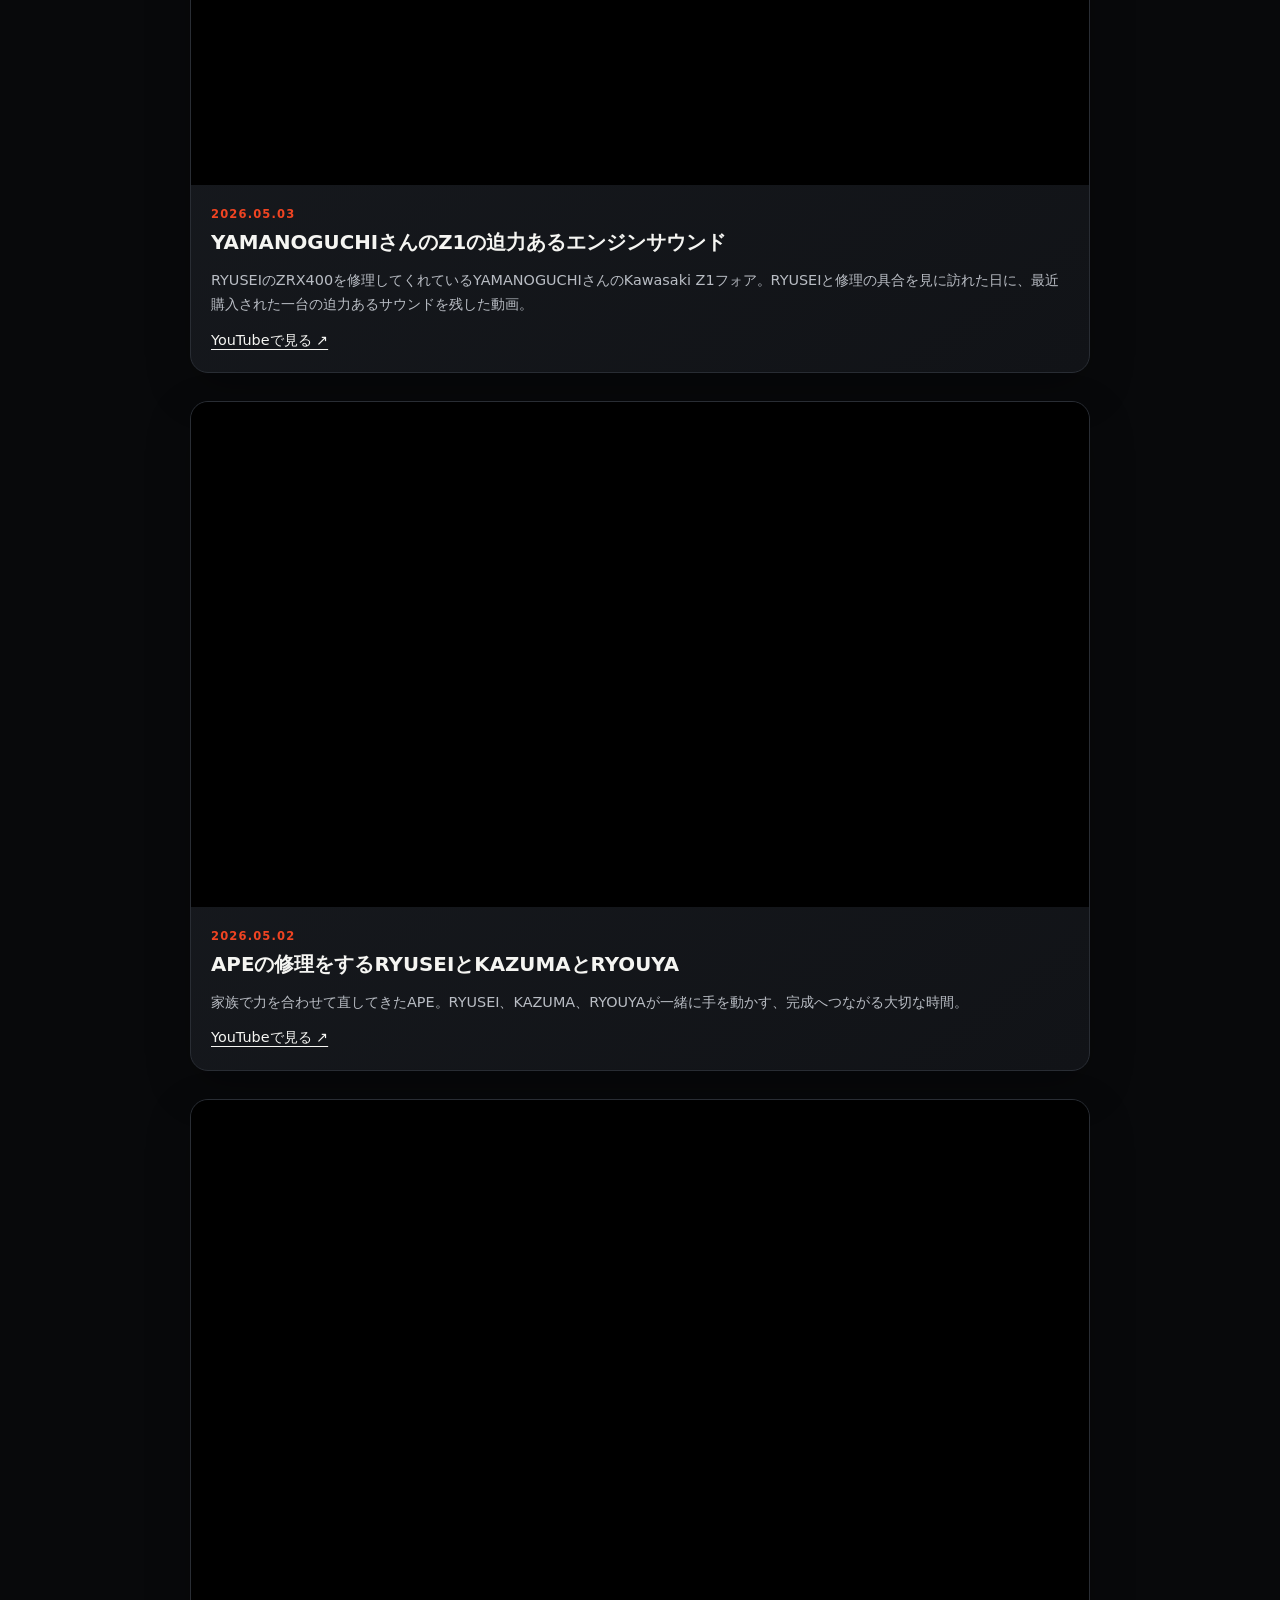
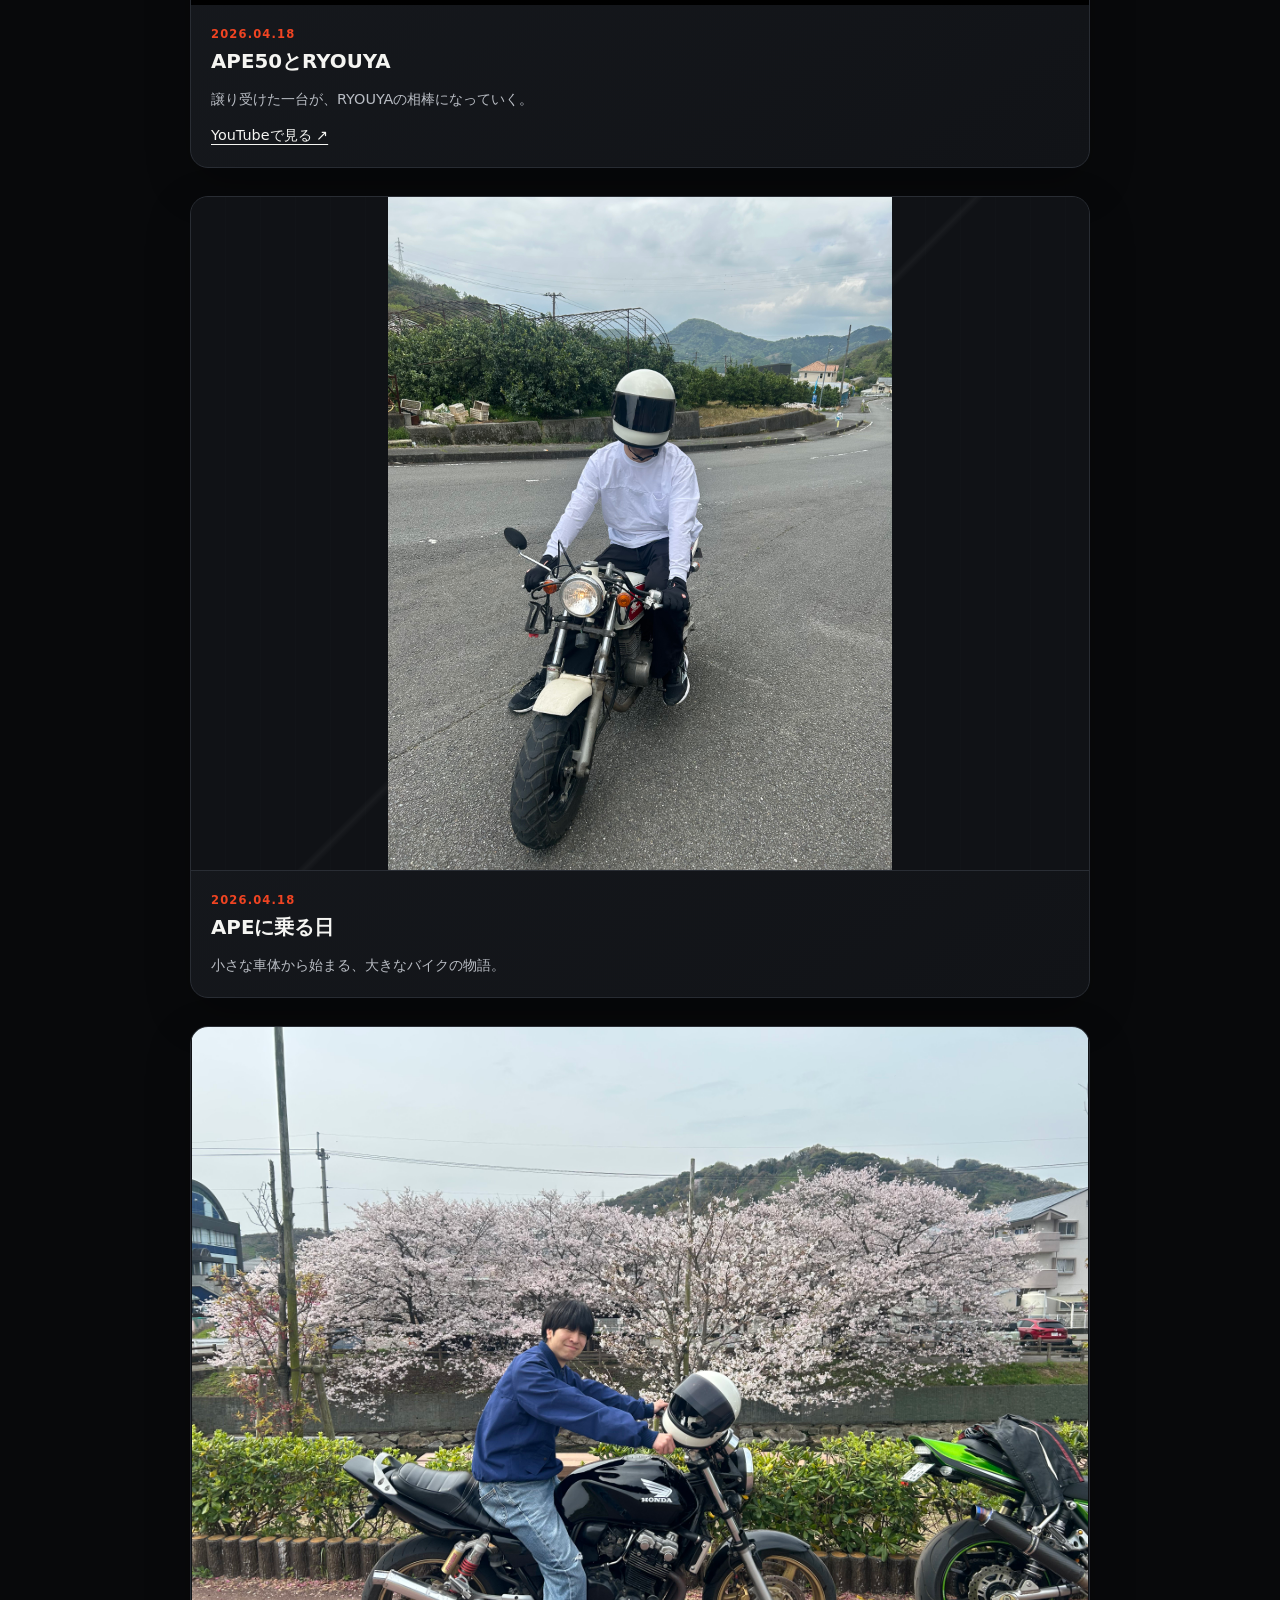
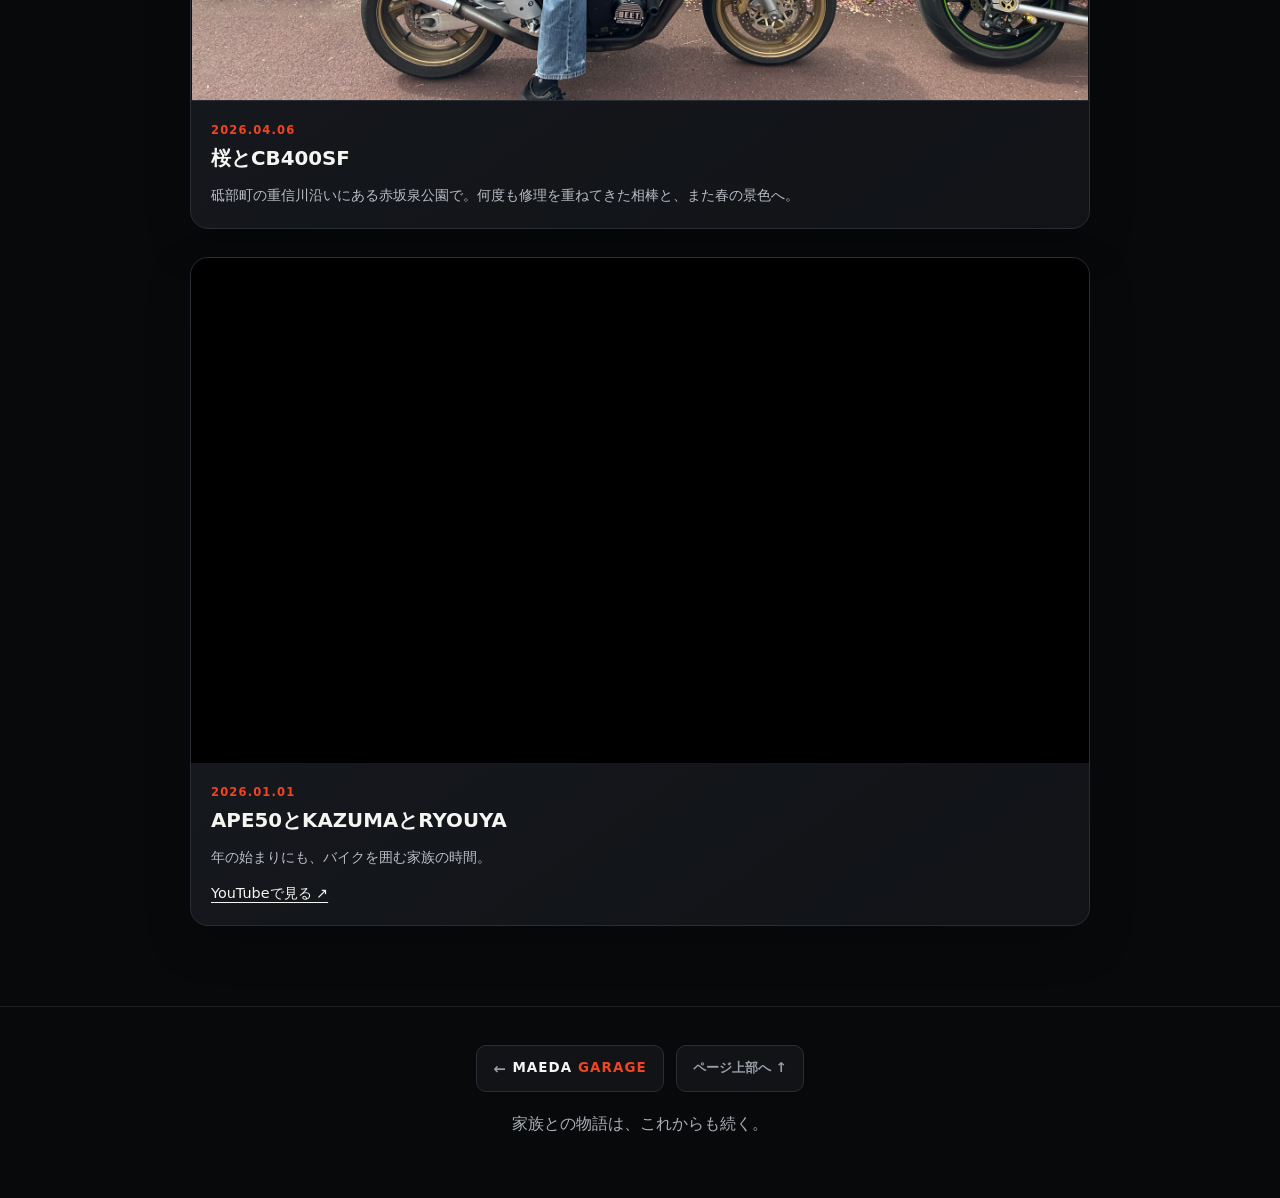
<file: gallery-latest.html>
<!DOCTYPE html>
<html lang="ja">
<head>
  <meta charset="UTF-8">
  <meta name="viewport" content="width=device-width, initial-scale=1.0">
  <meta name="theme-color" content="#08090b">
  <title>思い出ギャラリー | 前田家ガレージ</title>
  <script src="gallery.js"></script>
  <script>
    (() => {
      const data = window.MAEDA_GALLERY_DATA;
      const years = [...data.photos, ...data.videos]
        .map(([, date]) => (date || '').slice(0, 4))
        .filter(year => /^\d{4}$/.test(year))
        .sort((a, b) => b.localeCompare(a));
      const latest = years[0];
      window.location.replace(latest ? `gallery-year.html?year=${latest}` : 'gallery.html');
    })();
  </script>
</head>
<body></body>
</html>
</file>
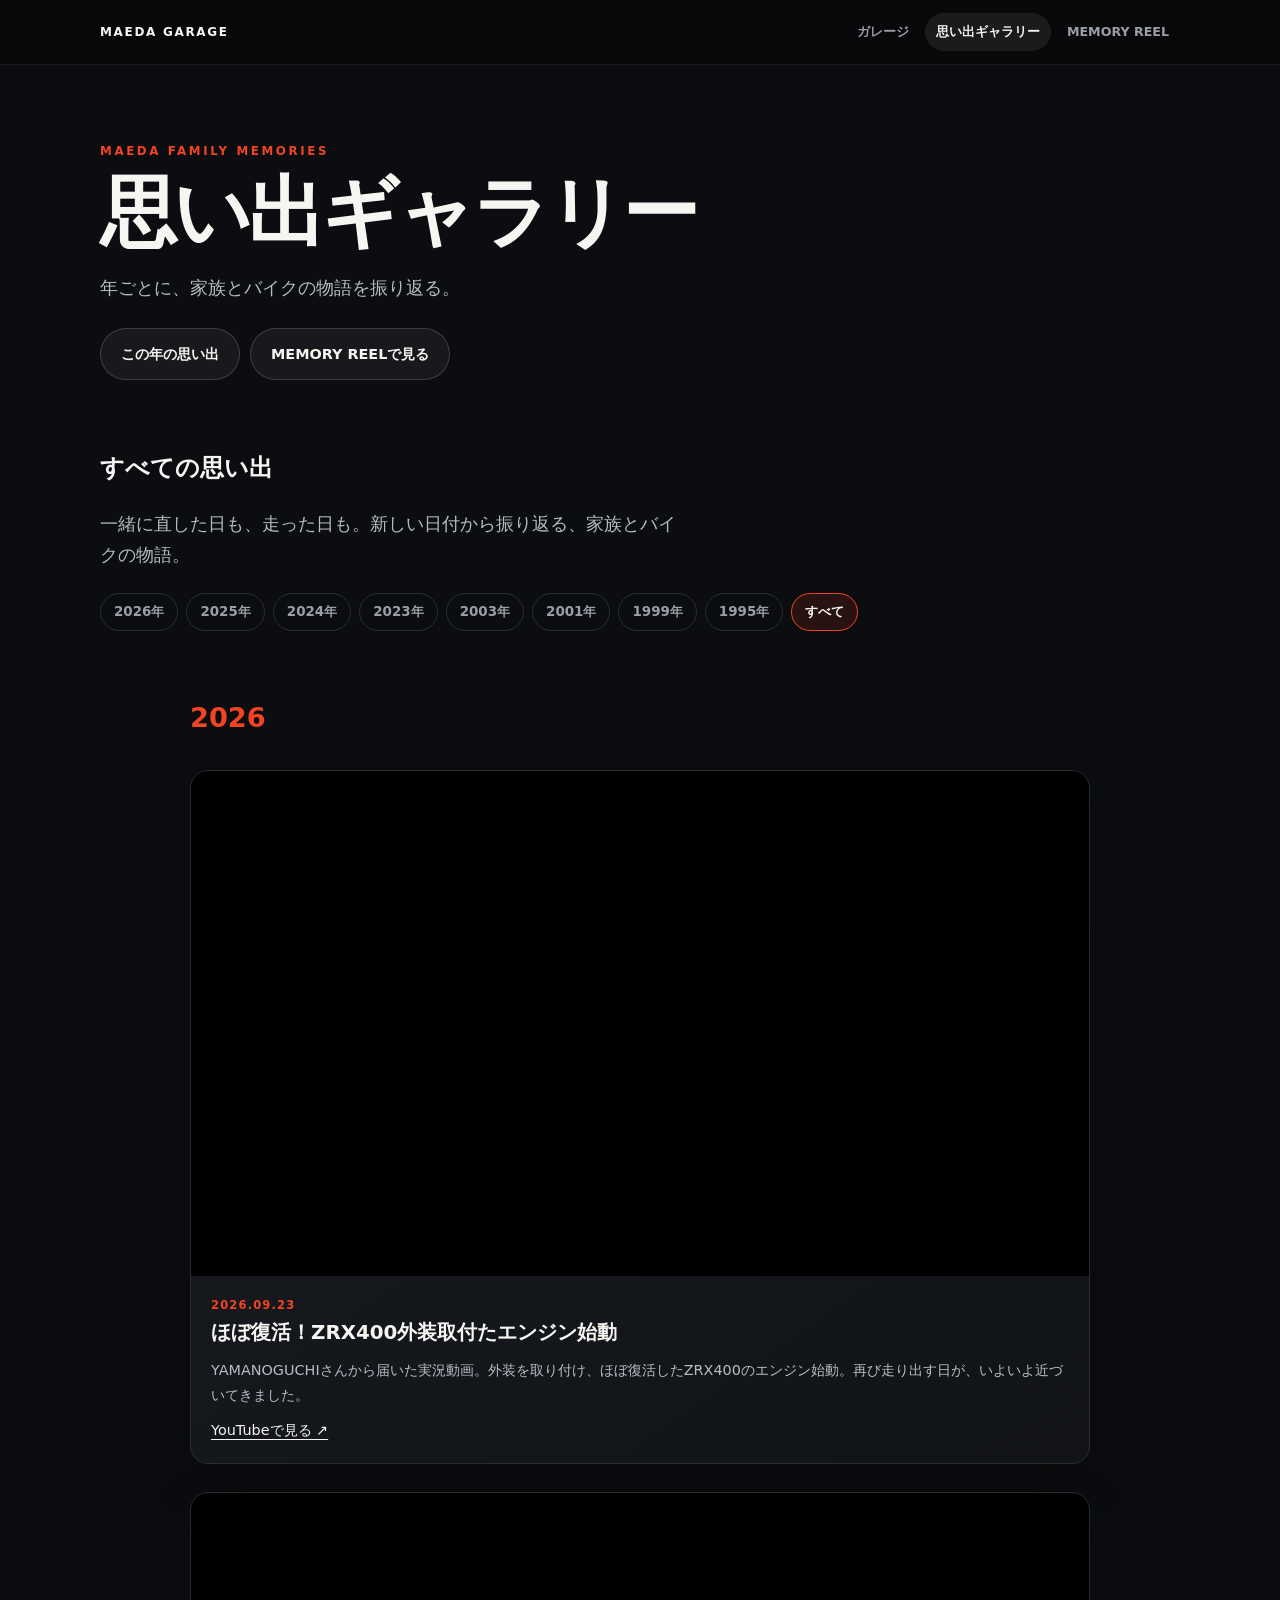
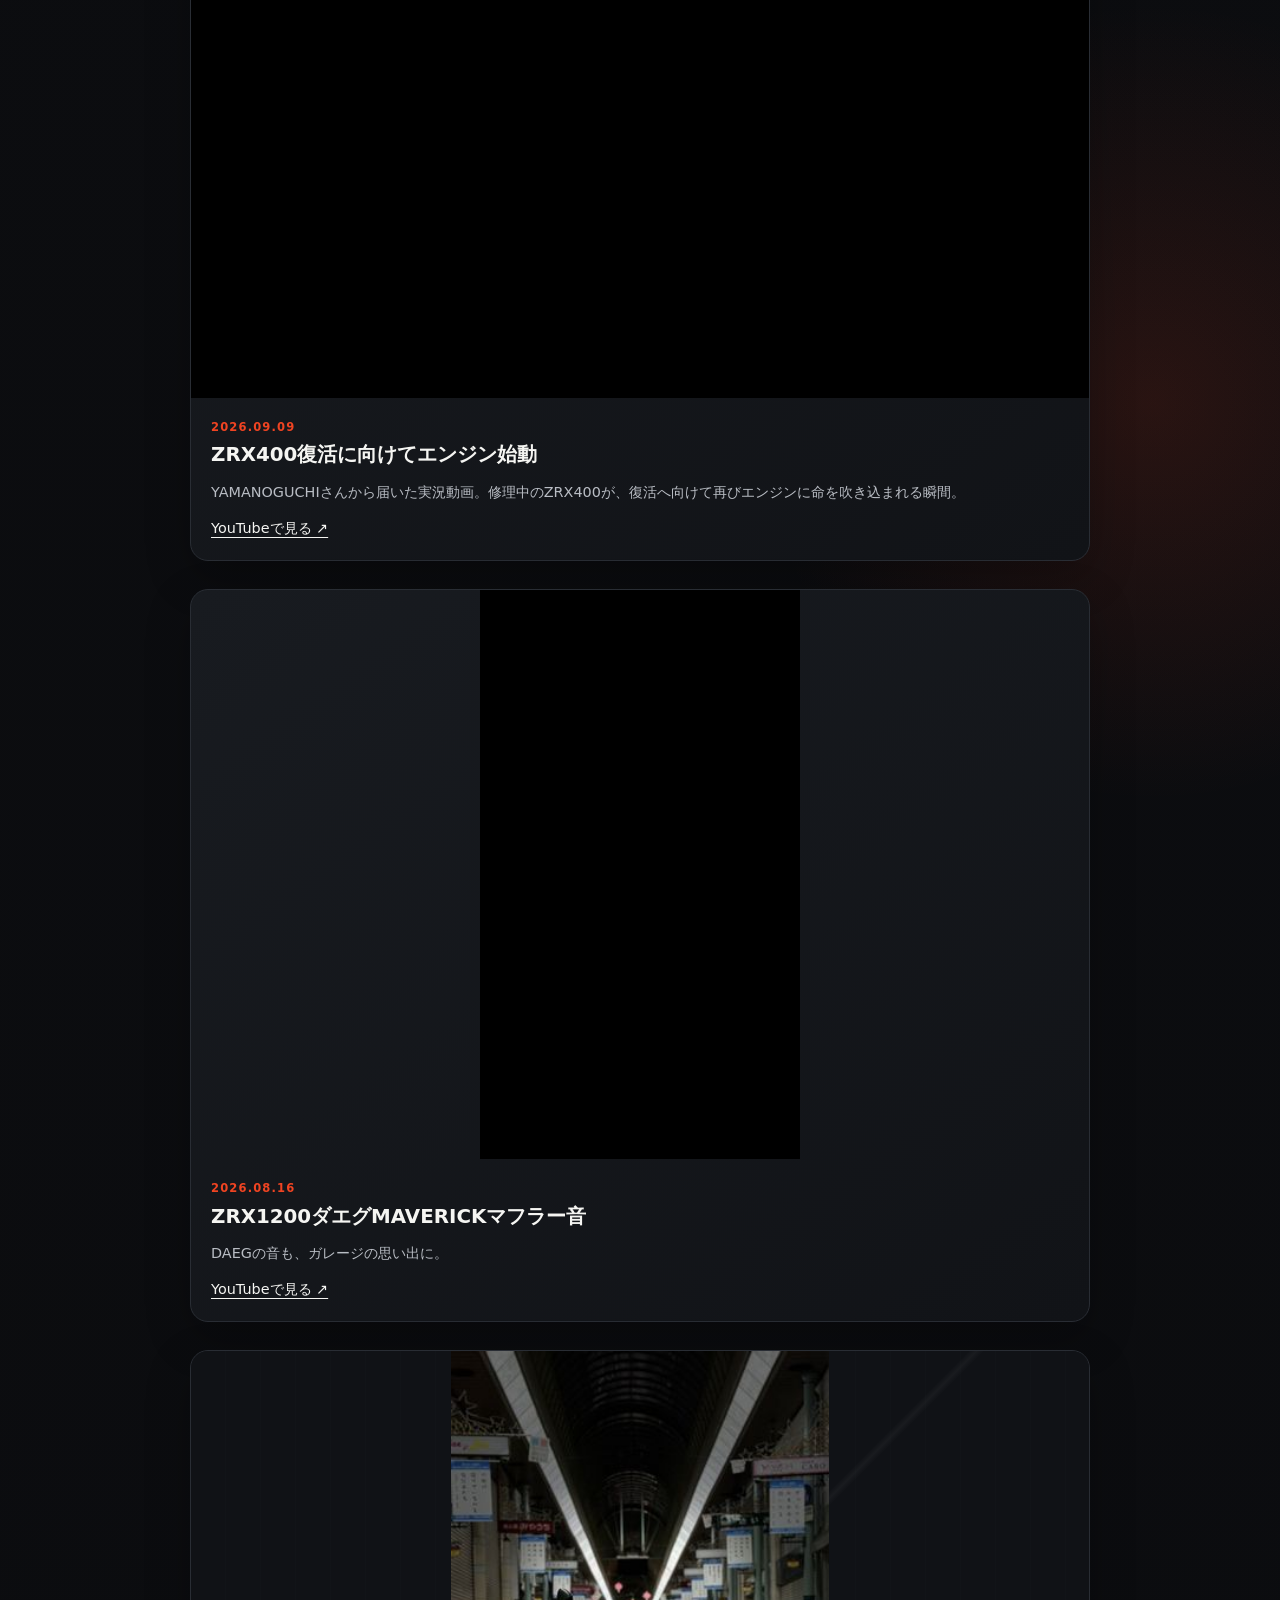
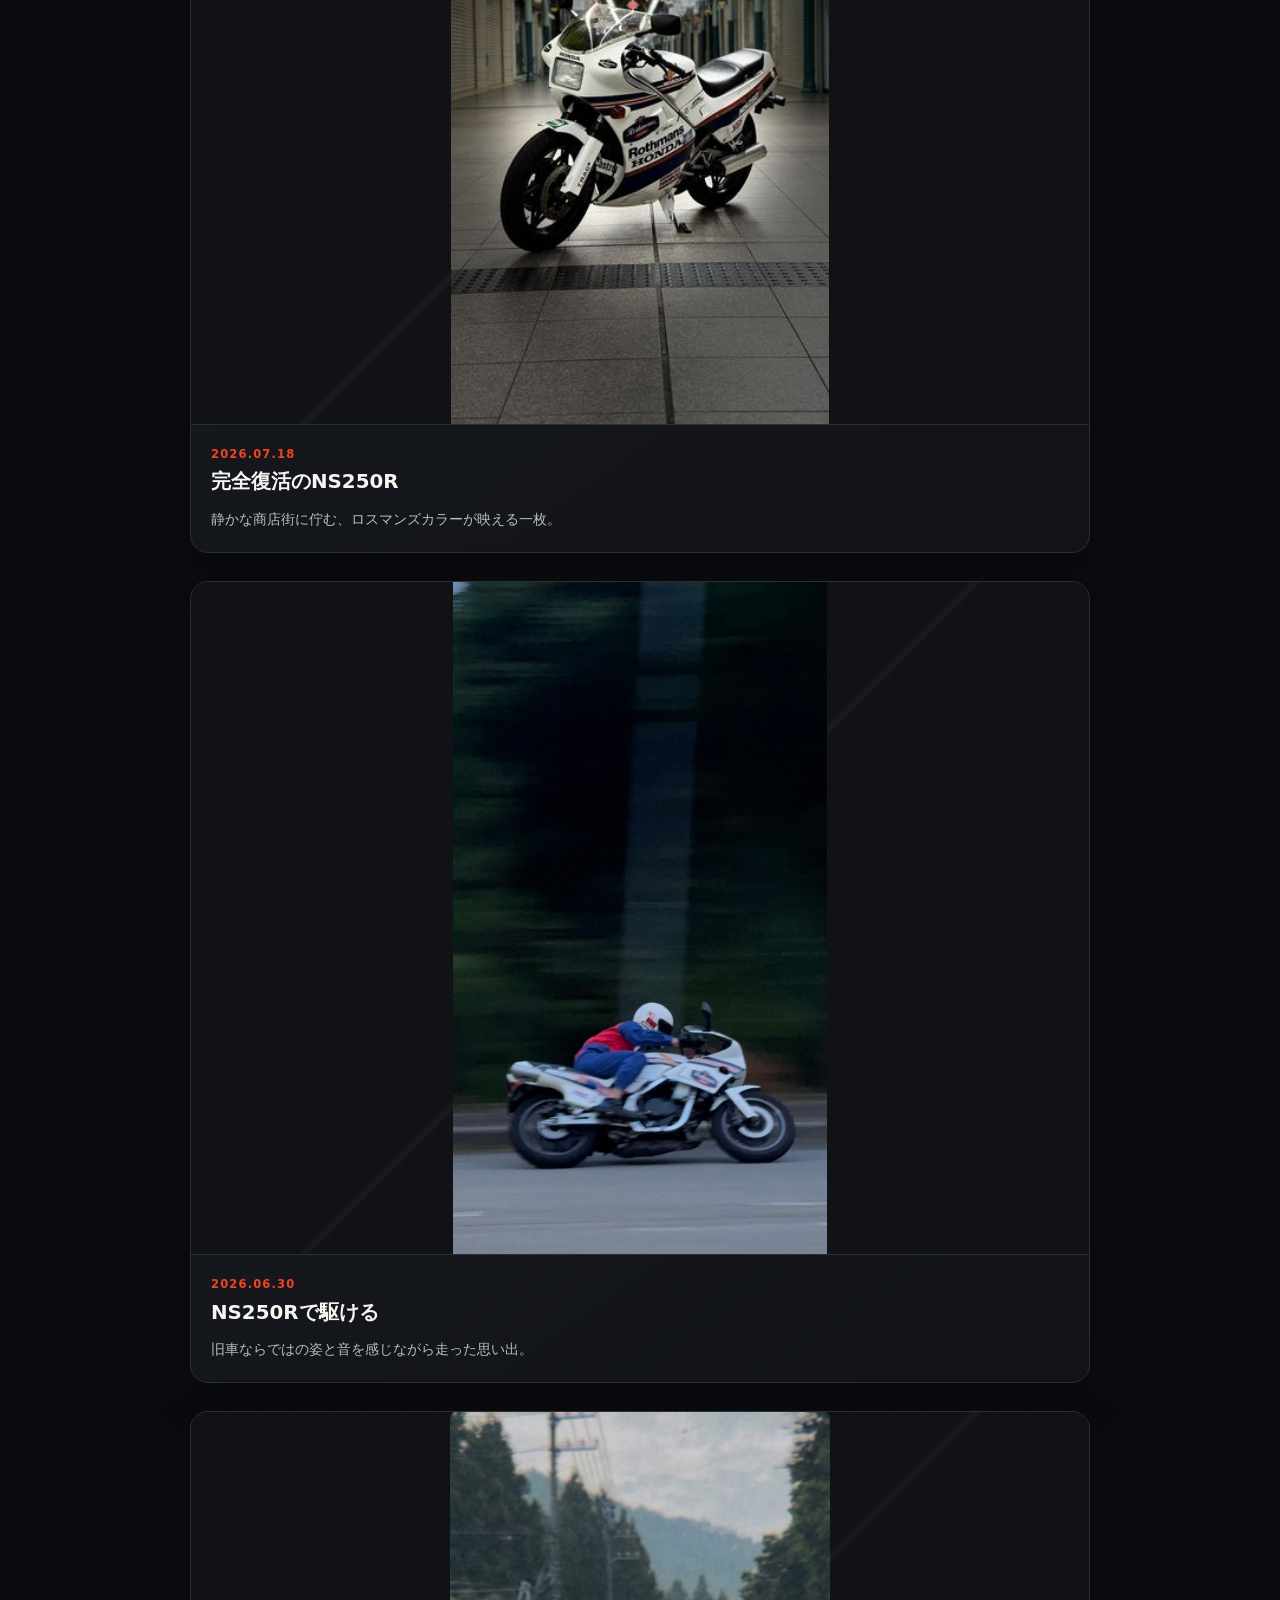
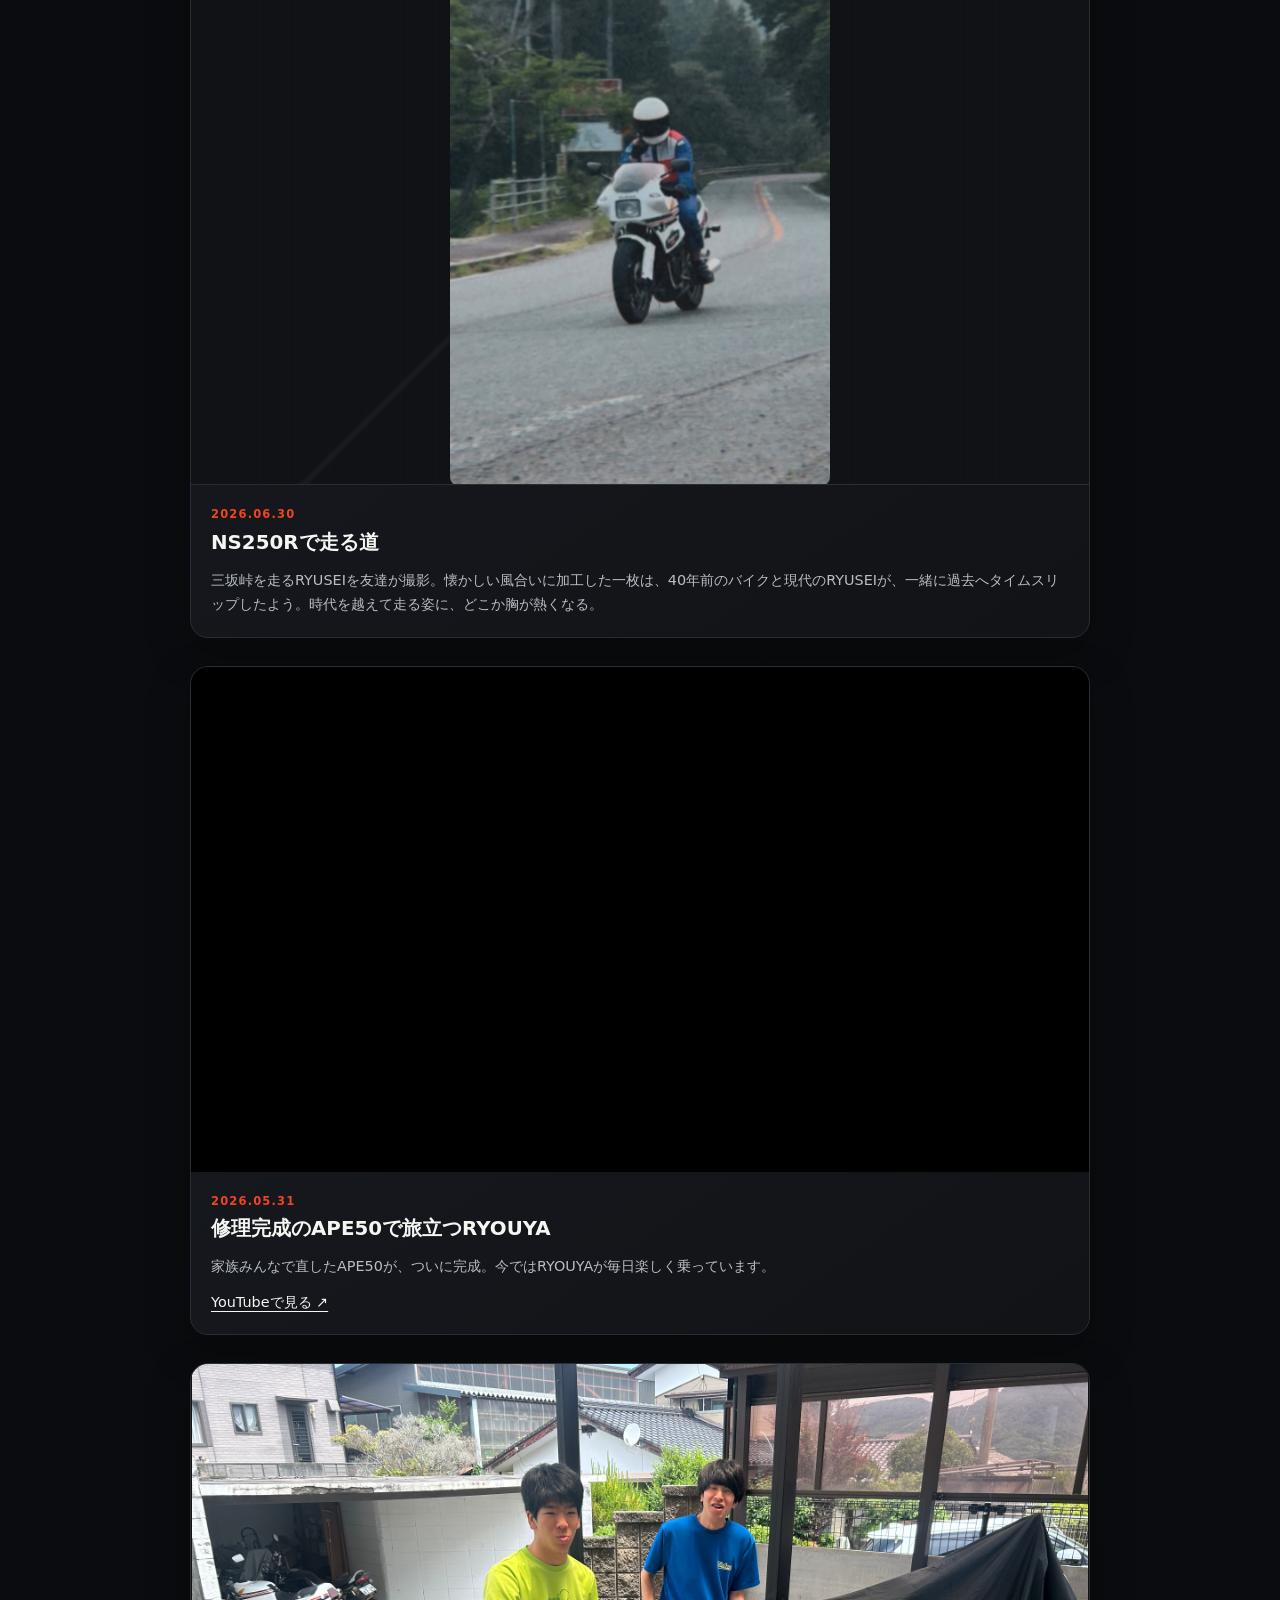
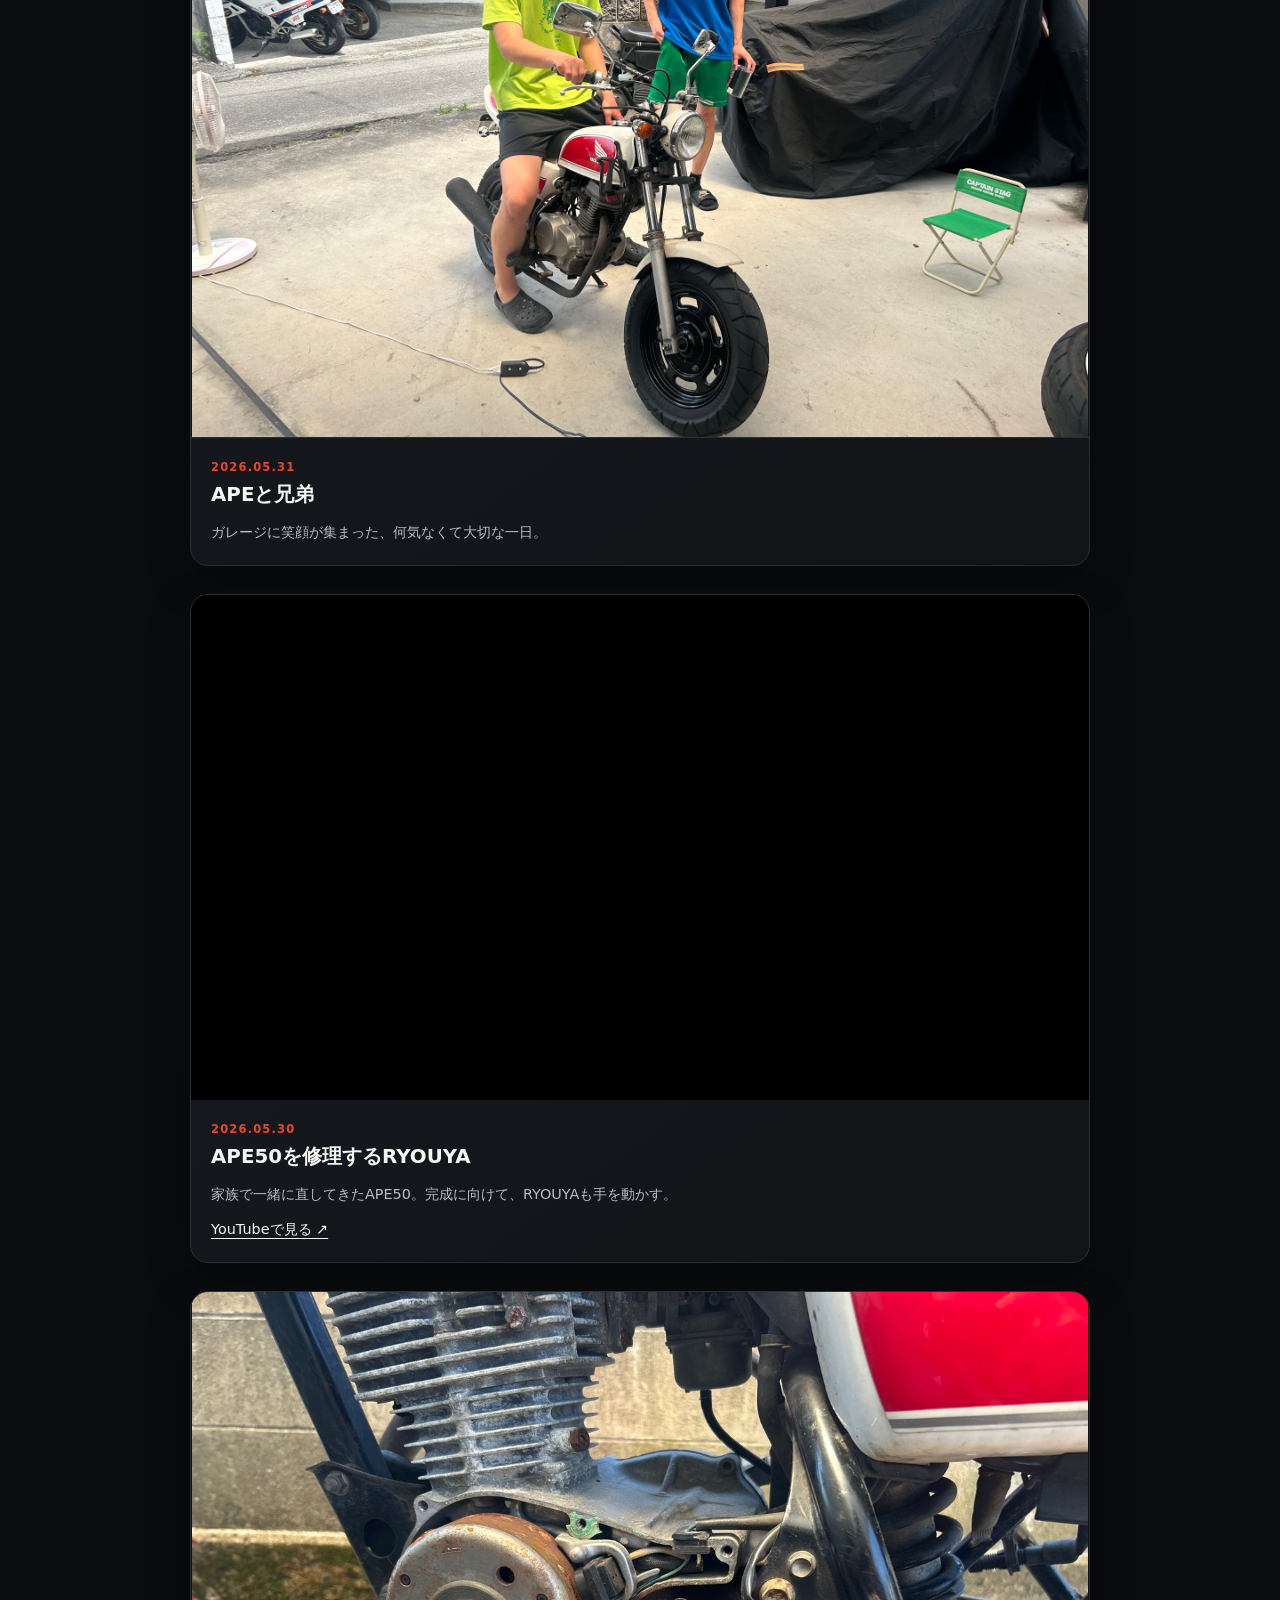
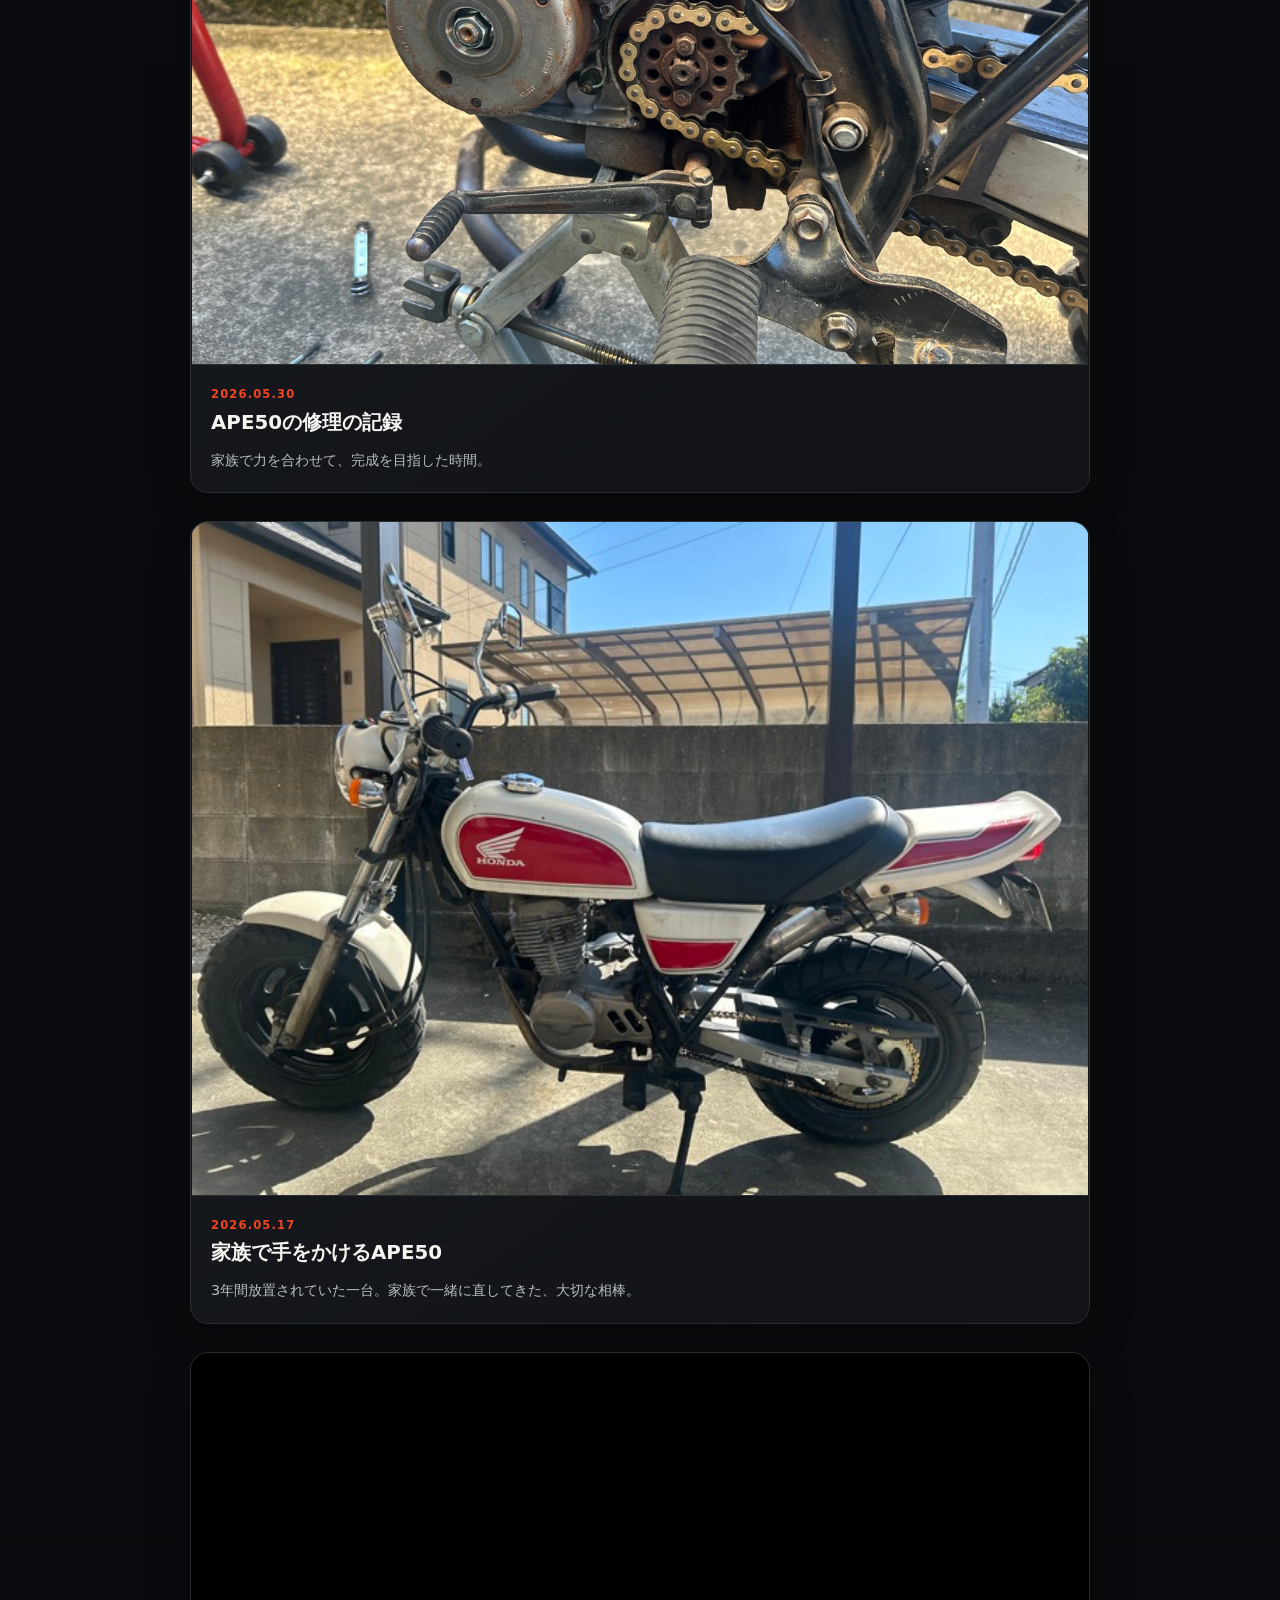
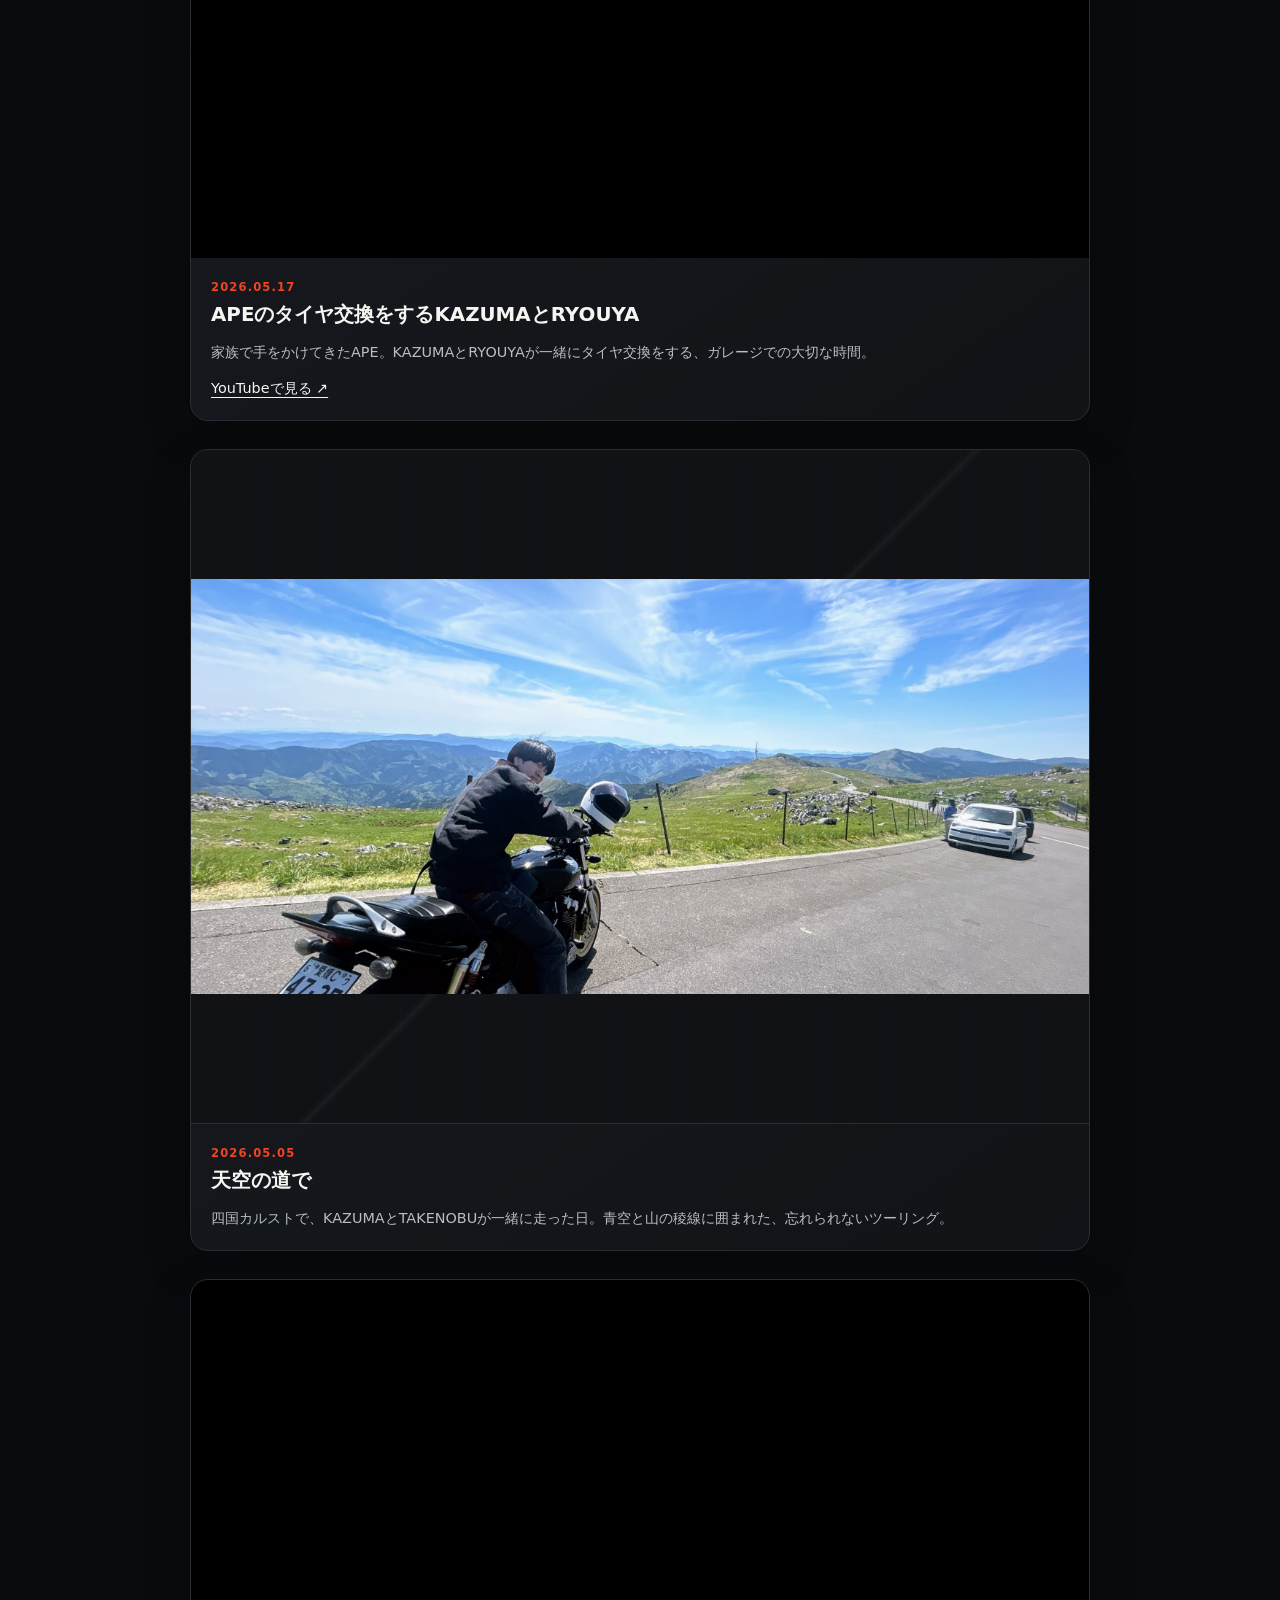
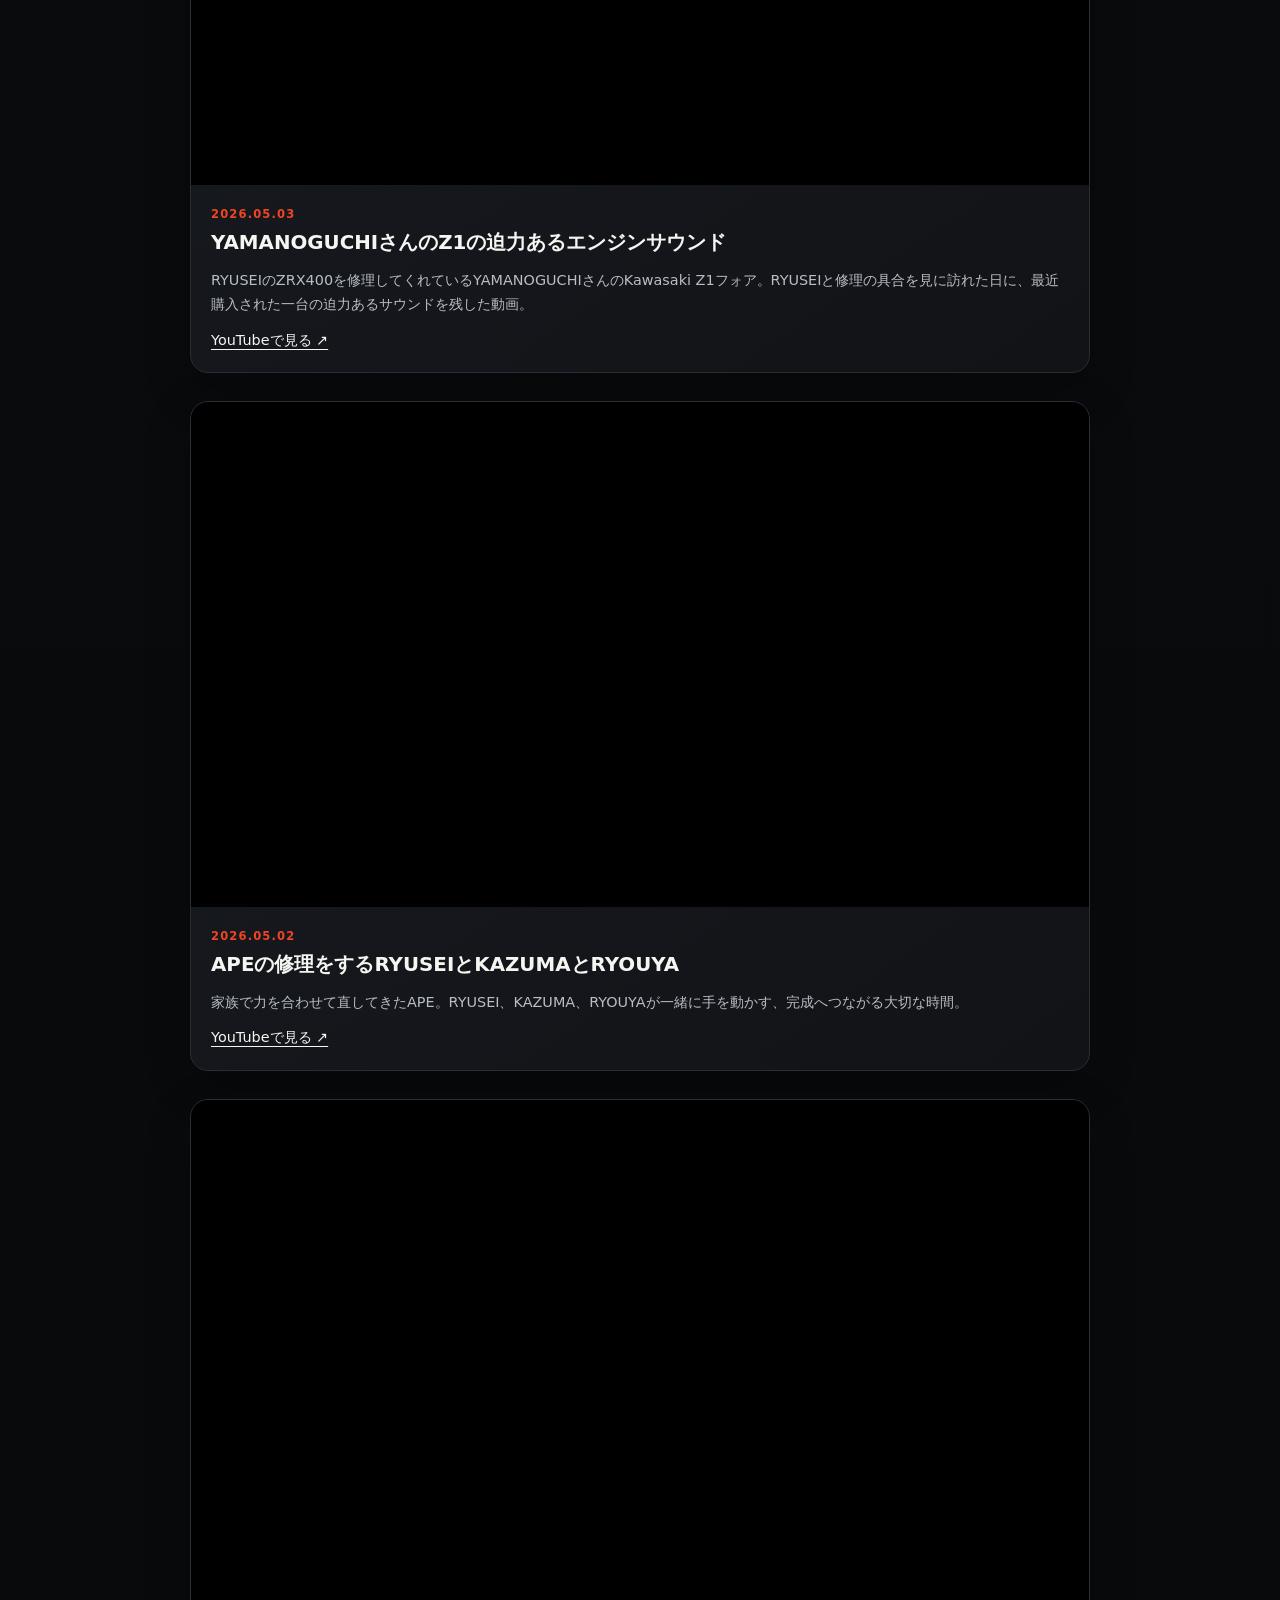
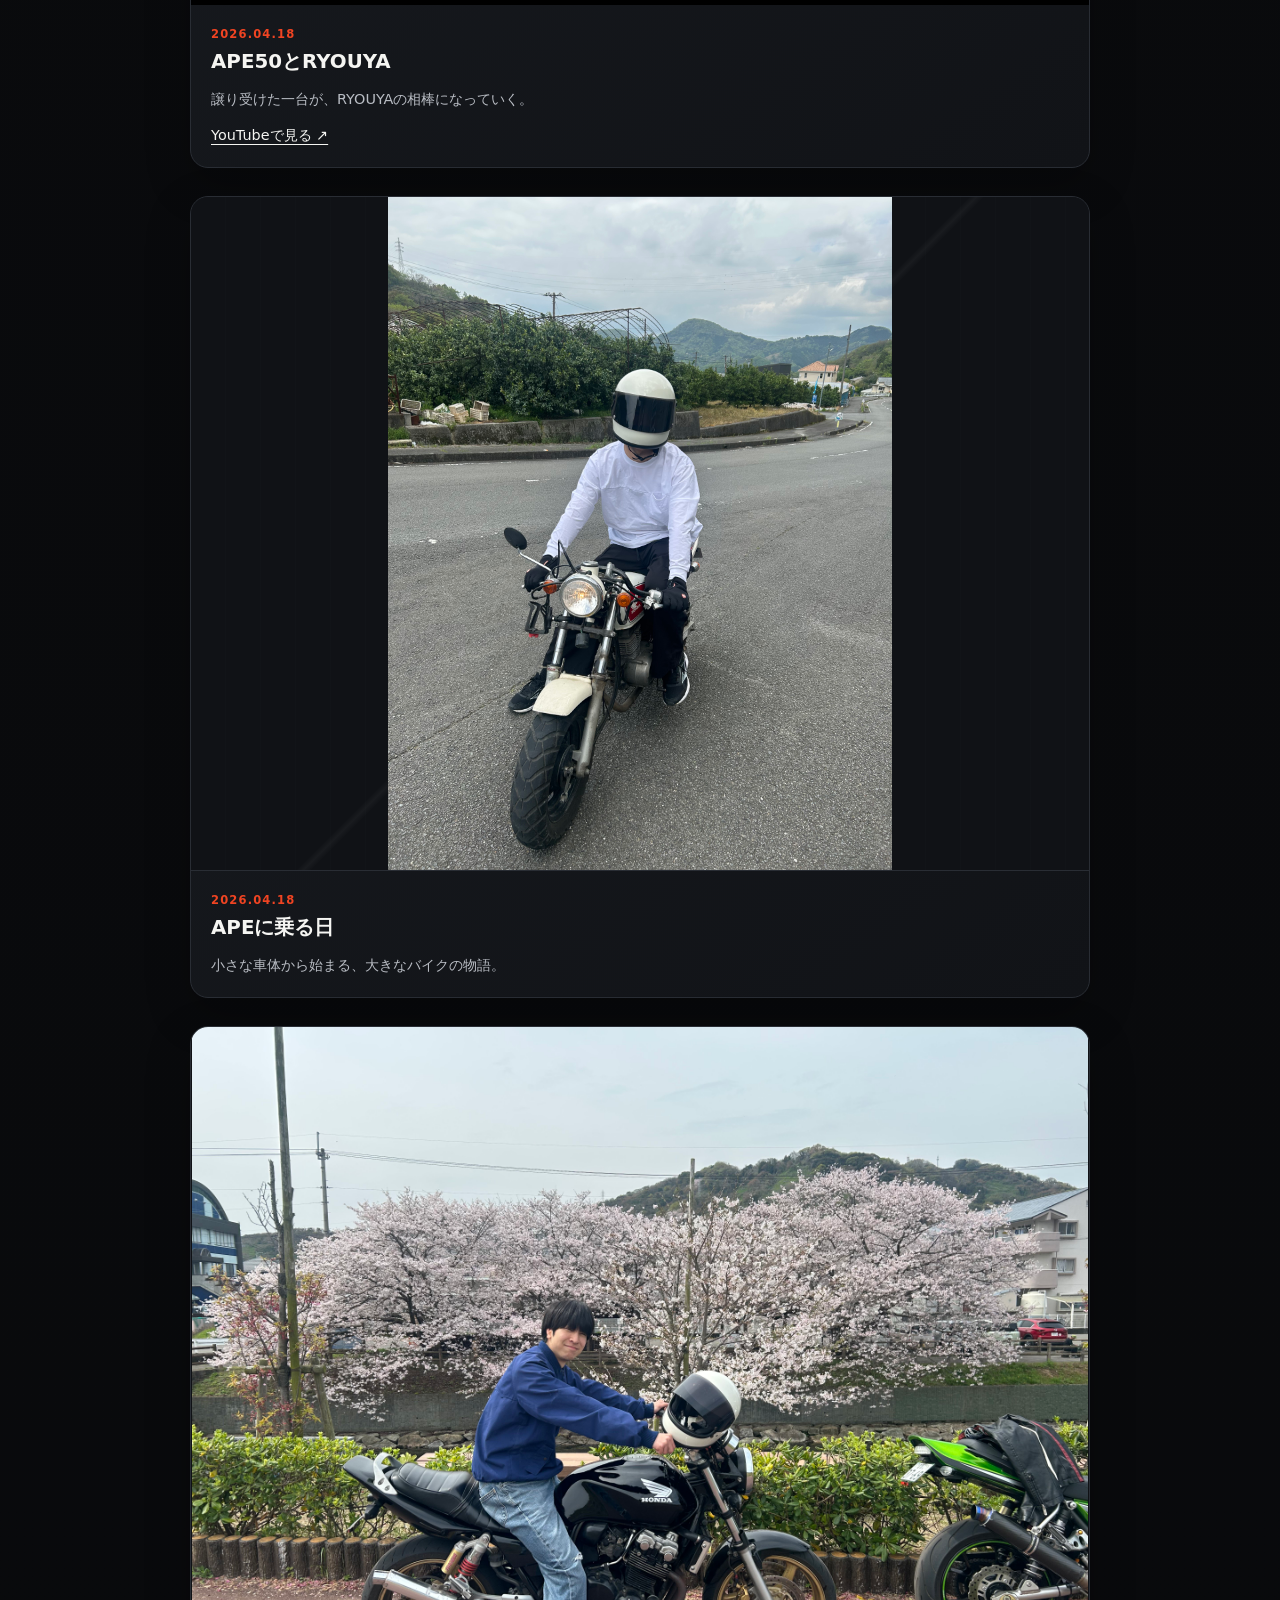
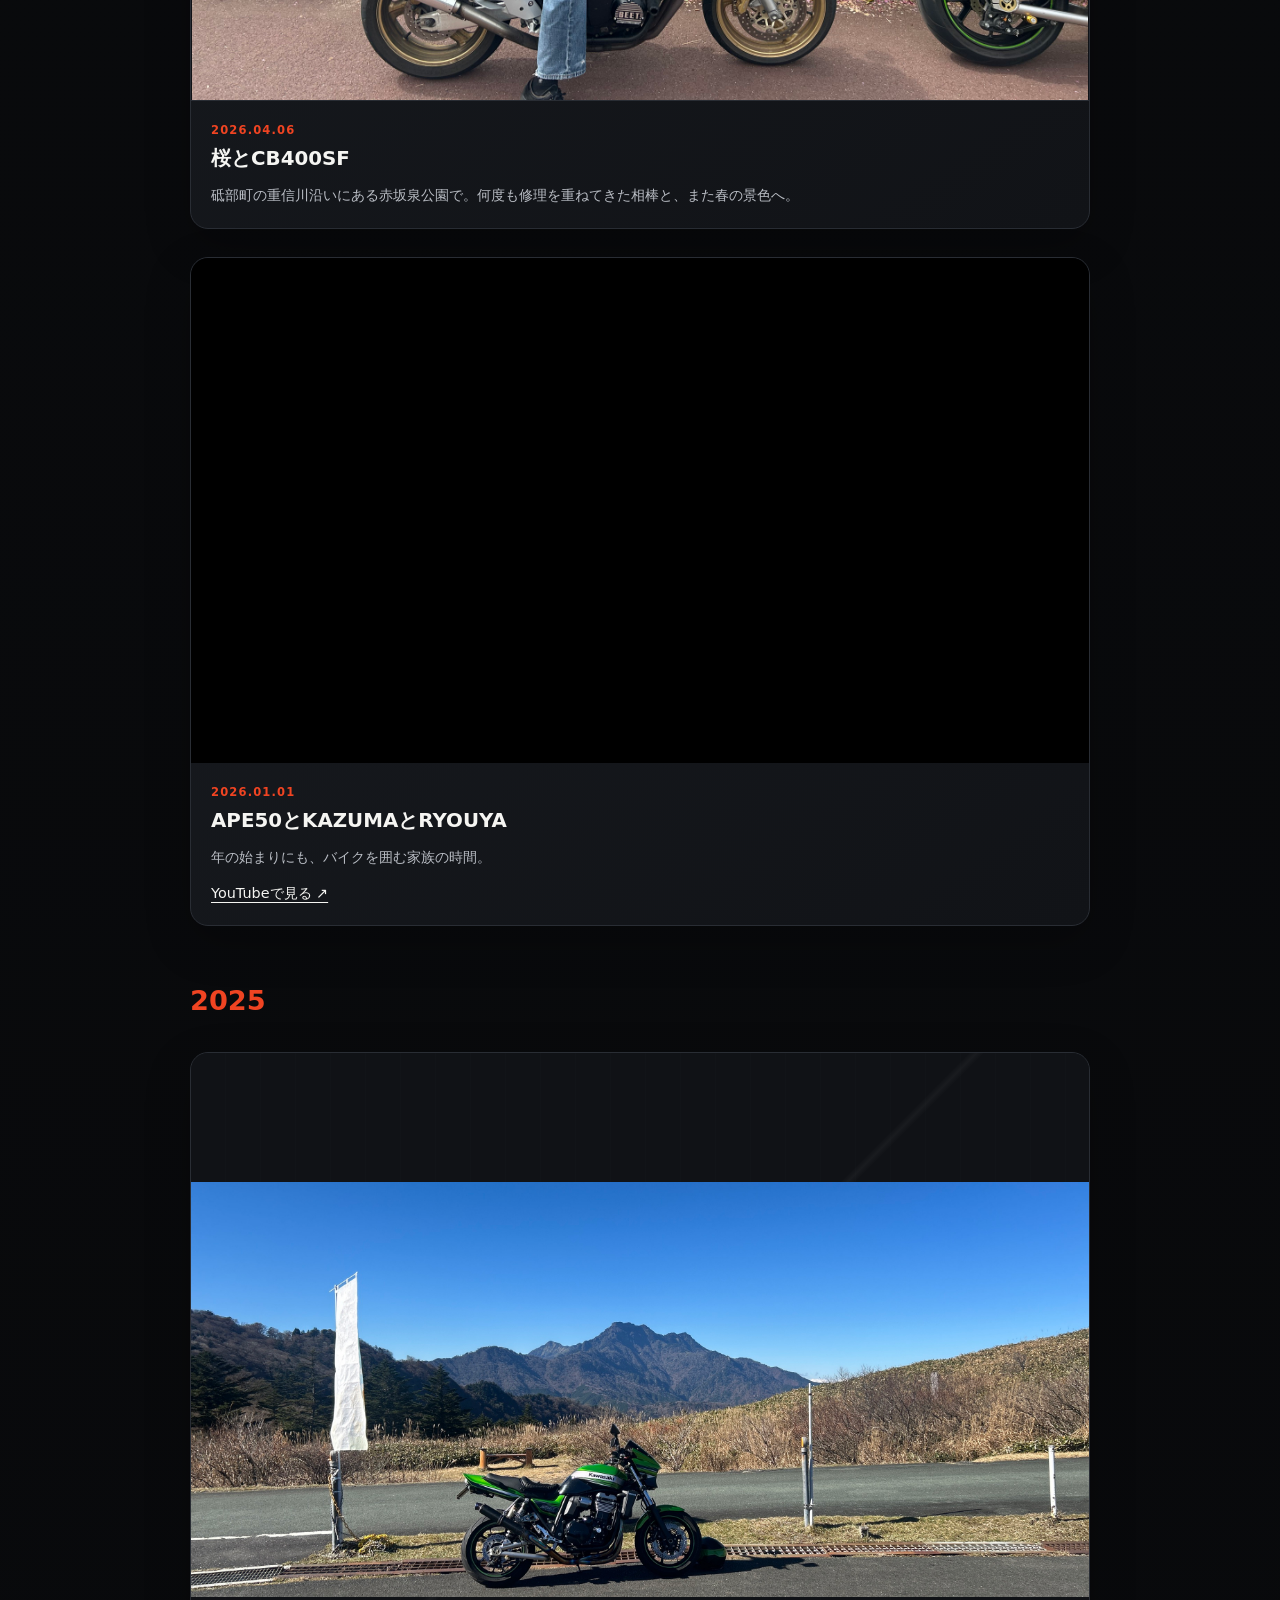
<file: gallery-year.html>
<!DOCTYPE html>
<html lang="ja">
<head>
  <meta charset="UTF-8">
  <meta name="viewport" content="width=device-width, initial-scale=1.0">
  <meta name="theme-color" content="#08090b">
  <meta name="description" content="前田家ガレージの年別思い出ギャラリー。">
  <title>年別の思い出 | 前田家ガレージ</title>
  <link rel="stylesheet" href="style.css">
</head>
<body class="gallery-page">
  <nav class="site-nav" aria-label="メインナビゲーション"><div class="nav-inner">
    <a class="brand" href="index.html">MAEDA GARAGE</a>
    <div class="nav-links"><a href="index.html">ガレージ</a><a class="active" href="gallery-latest.html" aria-current="page">思い出ギャラリー</a><a href="memory-reel.html">MEMORY REEL</a></div>
  </div></nav>
  <main class="gallery-container">
    <header class="gallery-hero"><p class="gallery-kicker">Maeda Family Memories</p><h1>思い出ギャラリー</h1><p class="gallery-lead">年ごとに、家族とバイクの物語を振り返る。</p><nav class="gallery-categories" aria-label="ギャラリーのカテゴリ"><a class="gallery-cta" href="#photos">この年の思い出</a><a class="gallery-cta" href="memory-reel.html">MEMORY REELで見る</a></nav></header>
    <h2 id="galleryTimelineTitle">年別の思い出</h2><p class="gallery-lead" id="galleryTimelineLead"></p>
    <nav class="gallery-years" aria-label="年別の思い出ギャラリー"></nav>
    <section id="photos" class="memory-grid" aria-label="年別の思い出"></section>
  </main>
  <footer class="gallery-footer"><p><a href="index.html">← 前田家ガレージへ戻る</a></p><p>家族との物語は、これからも続く。</p></footer>
  <script src="gallery.js"></script>
</body>
</html>
</file>
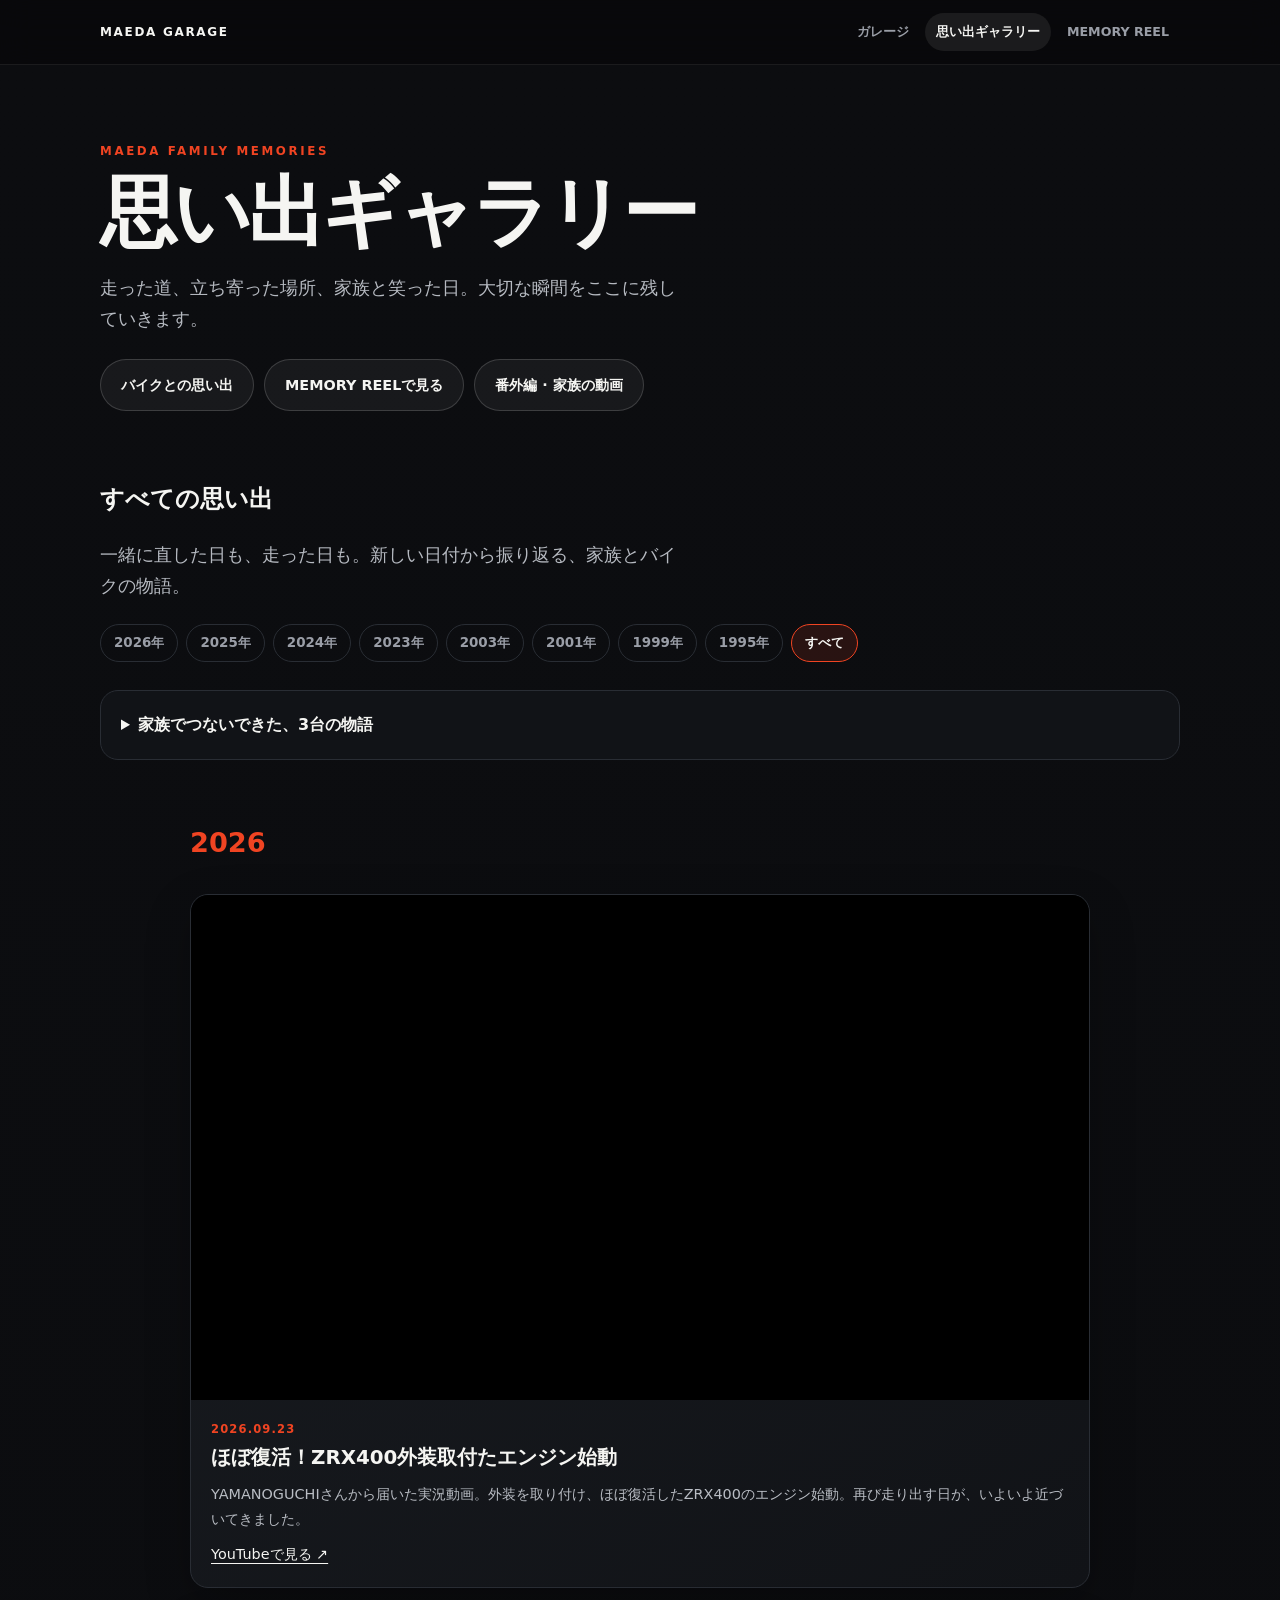
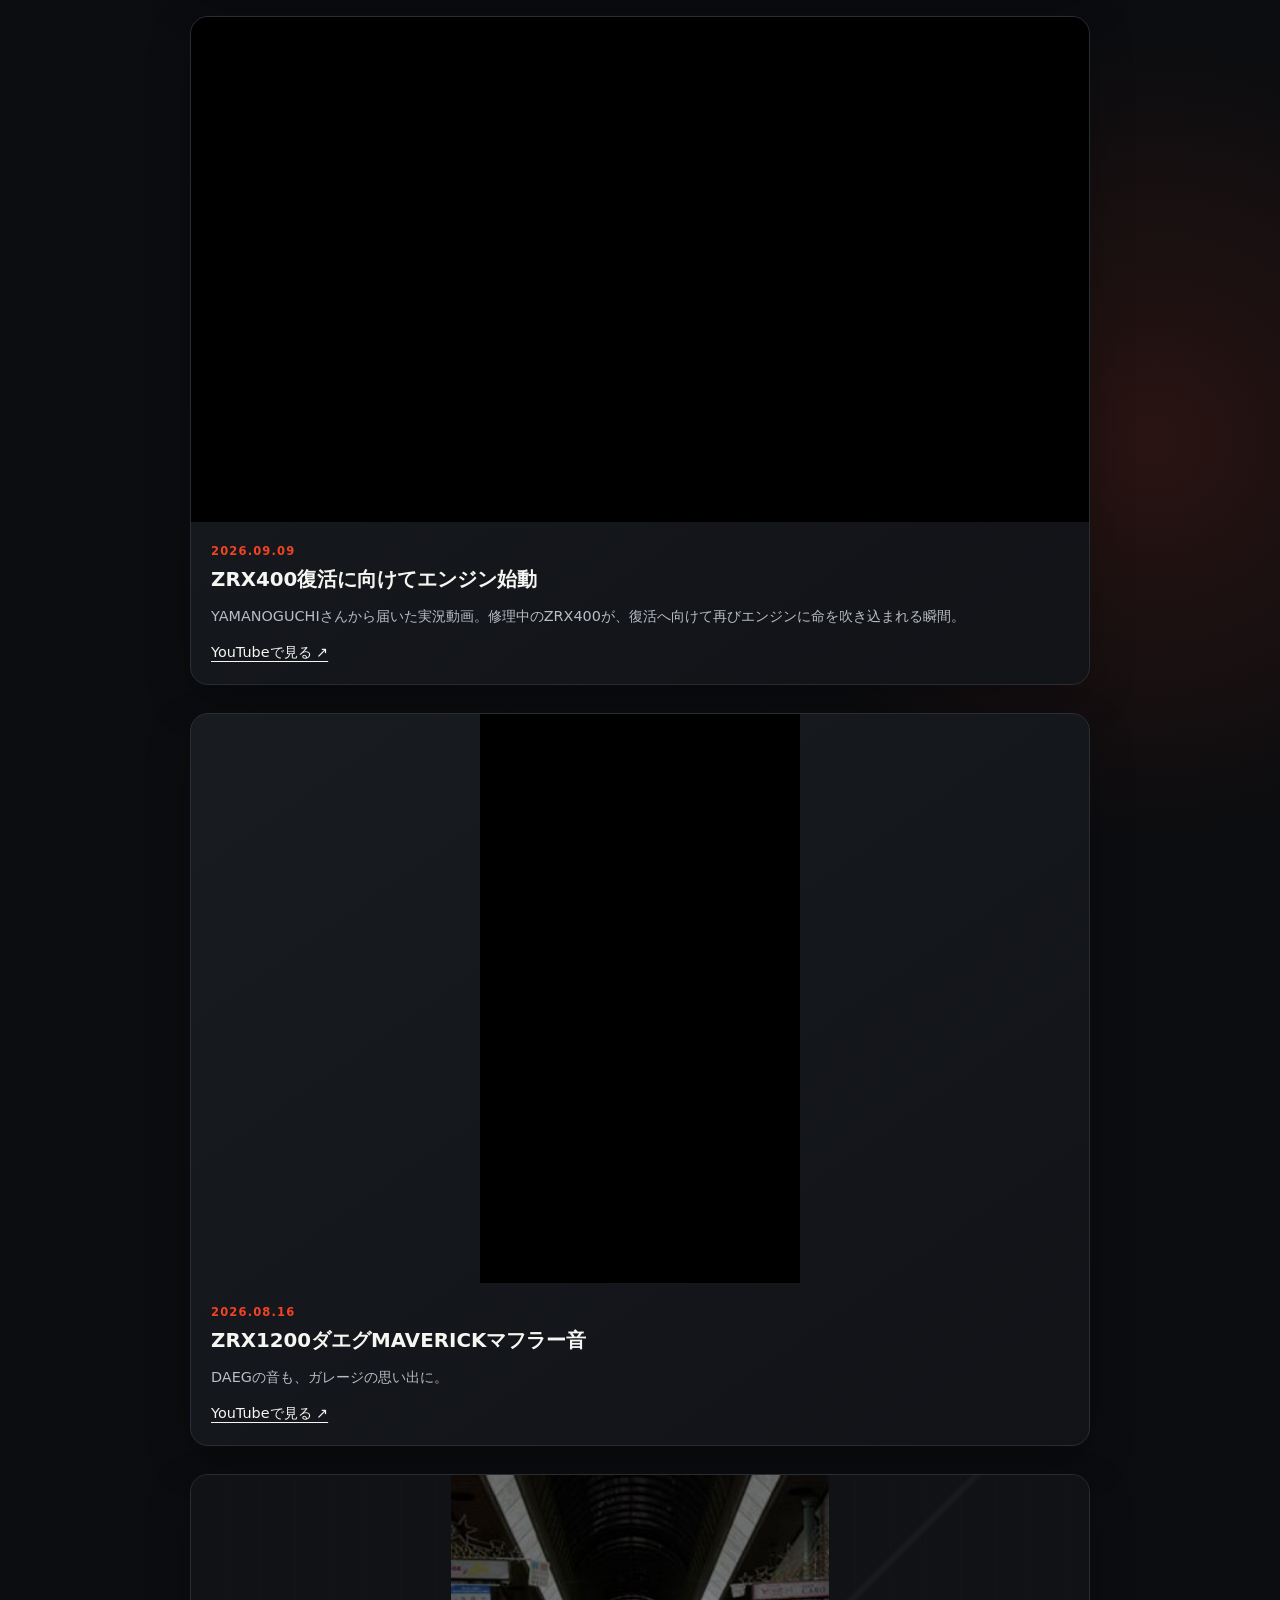
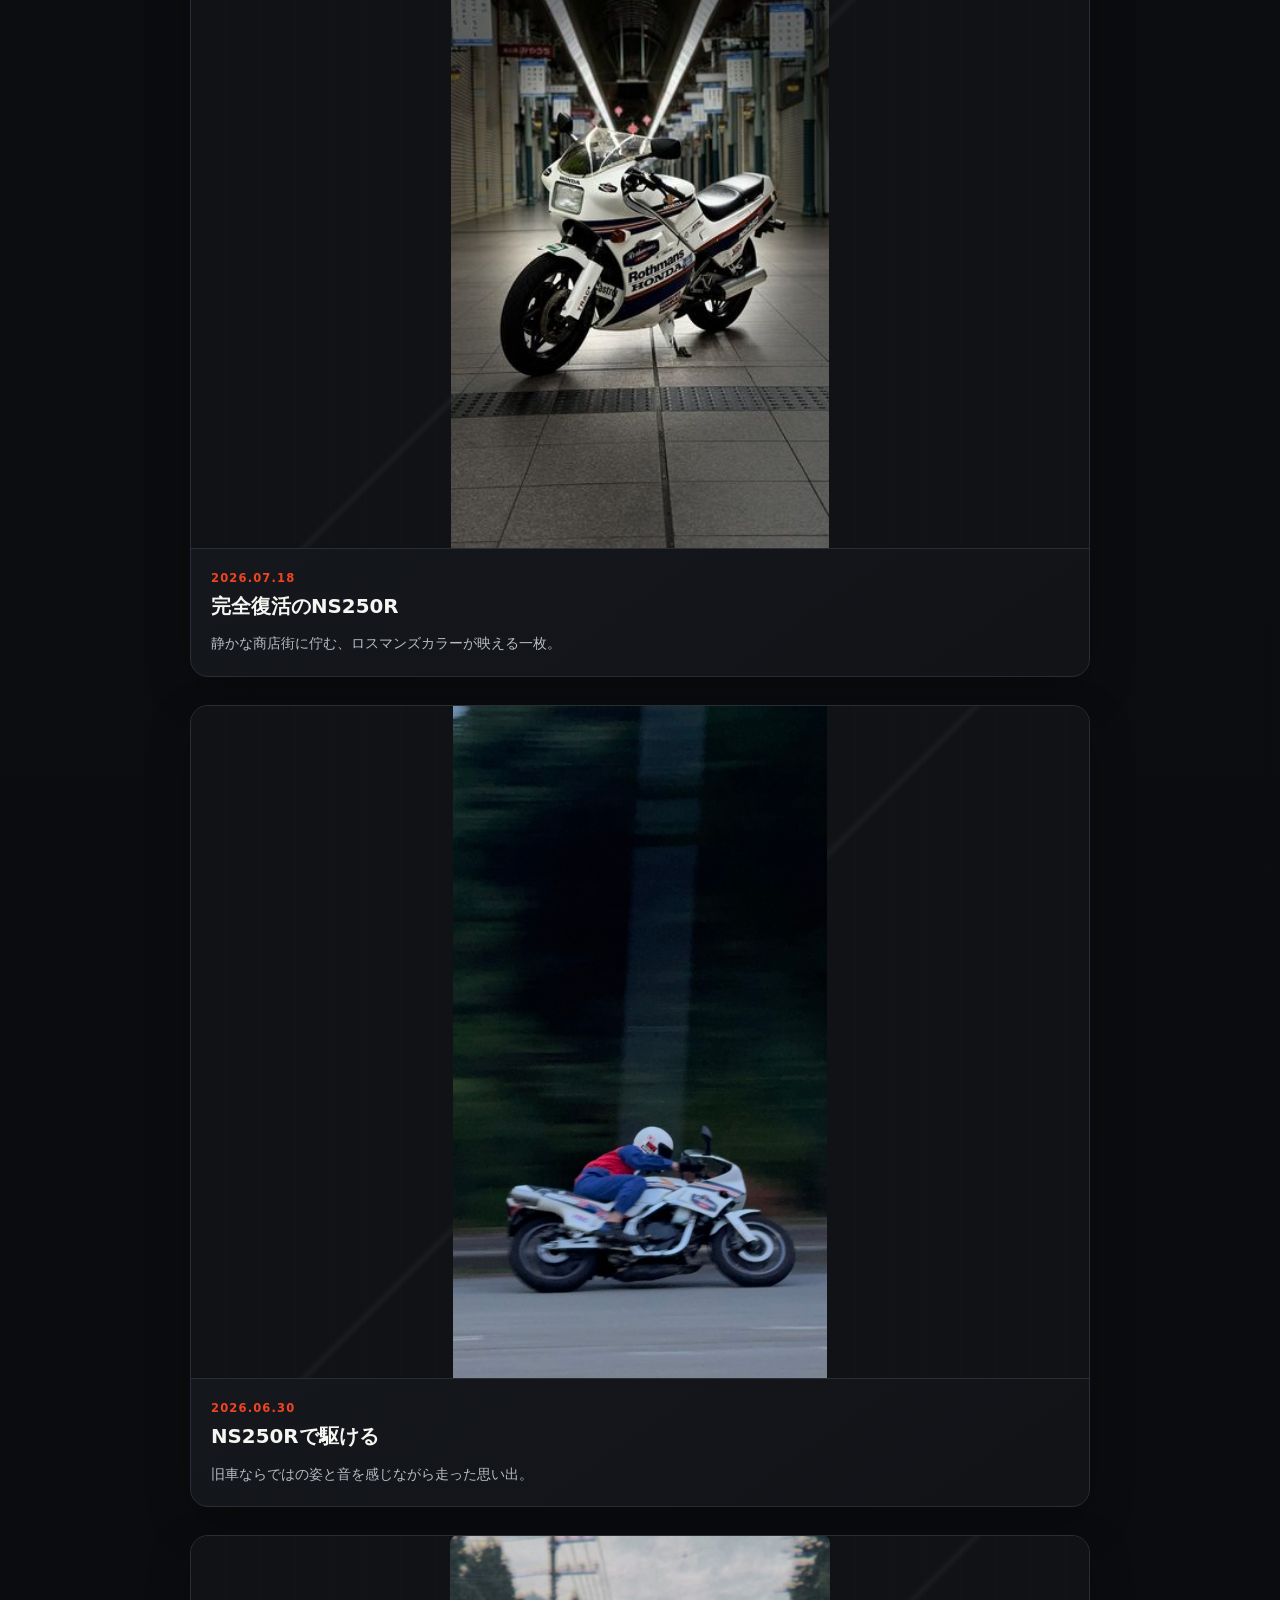
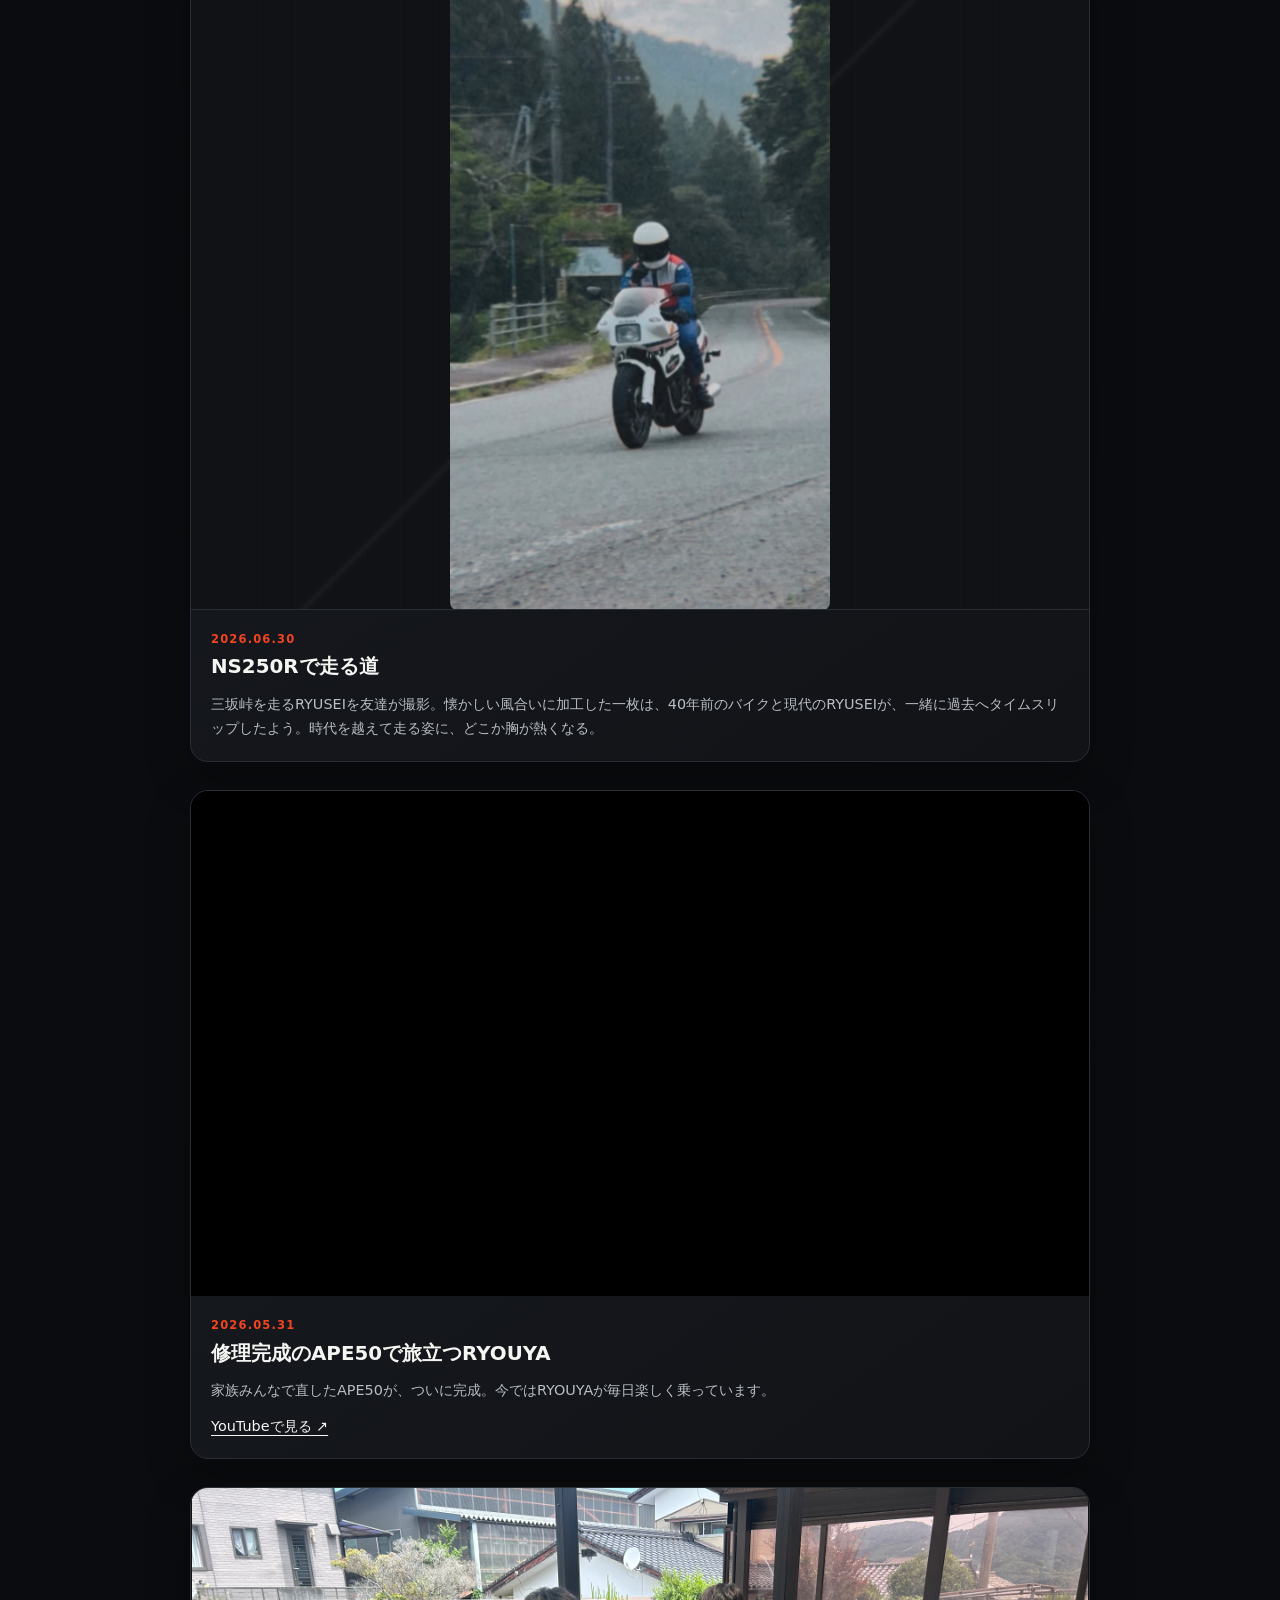
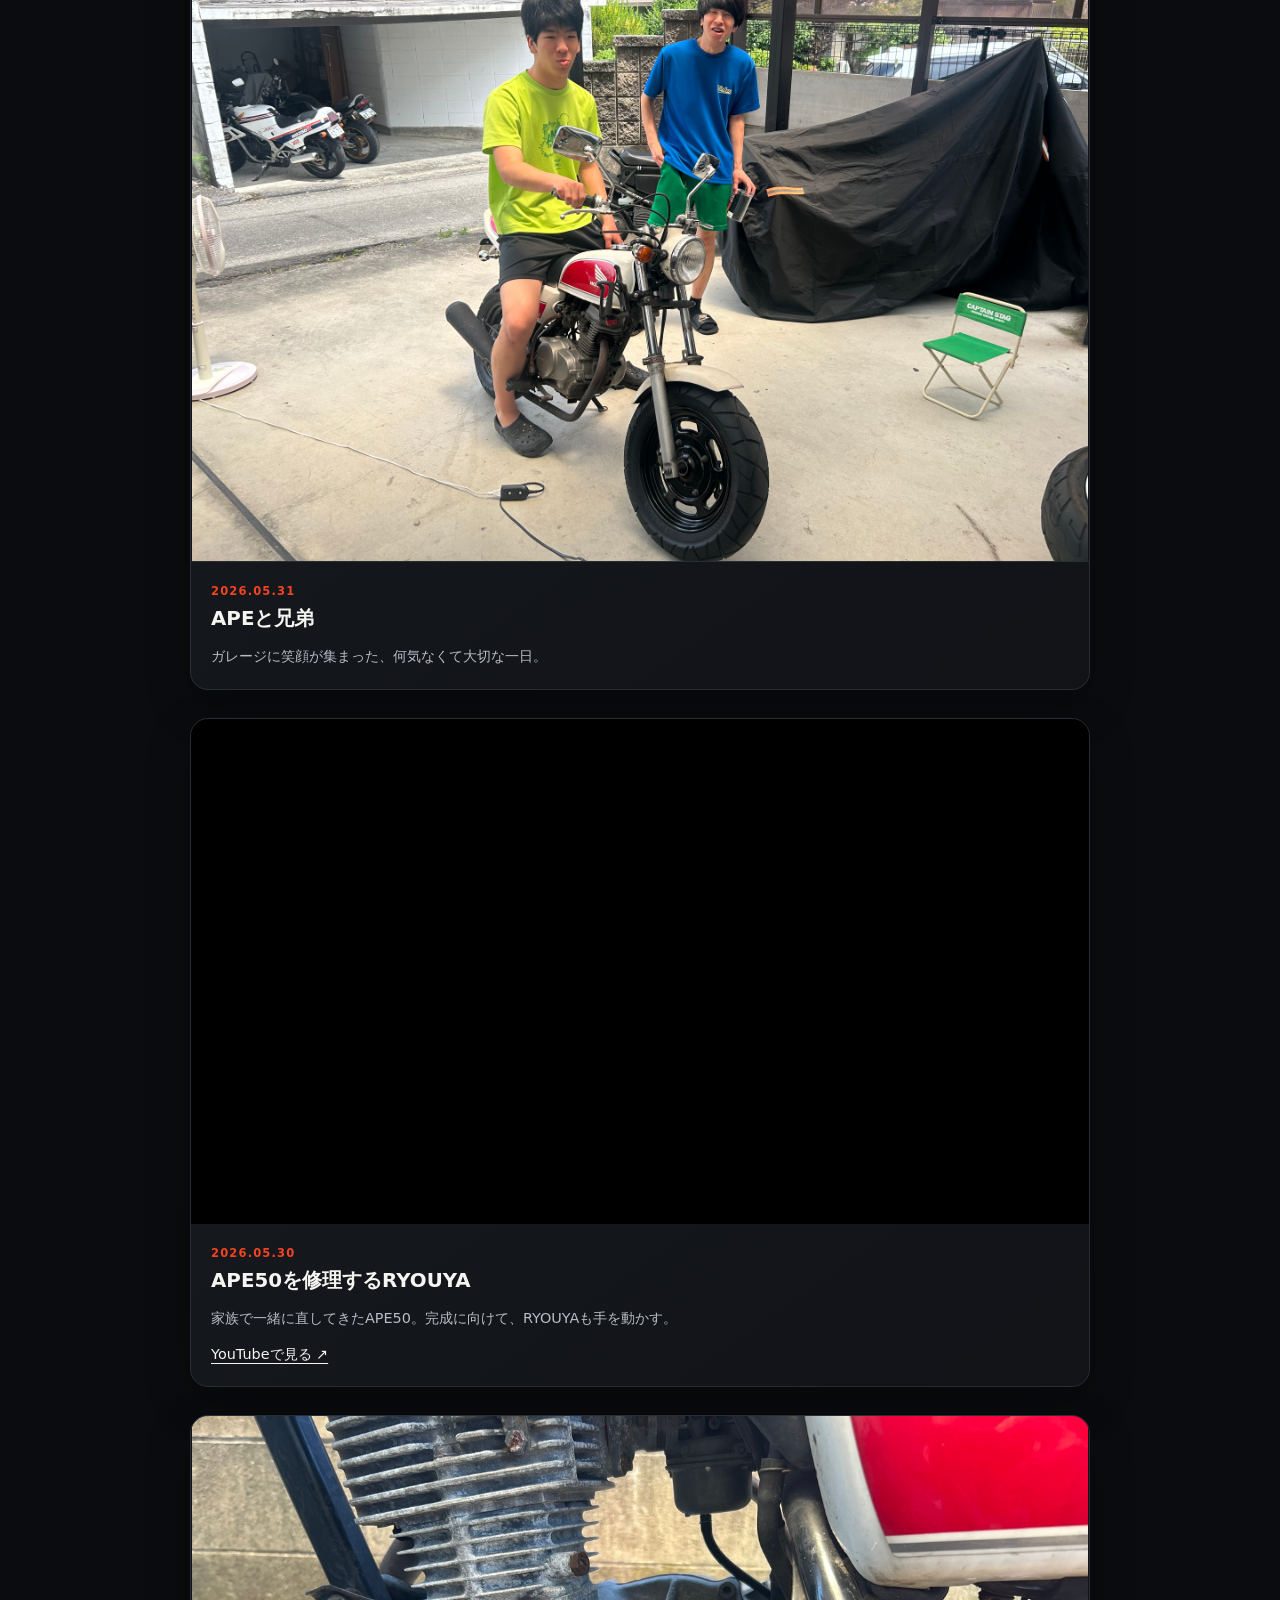
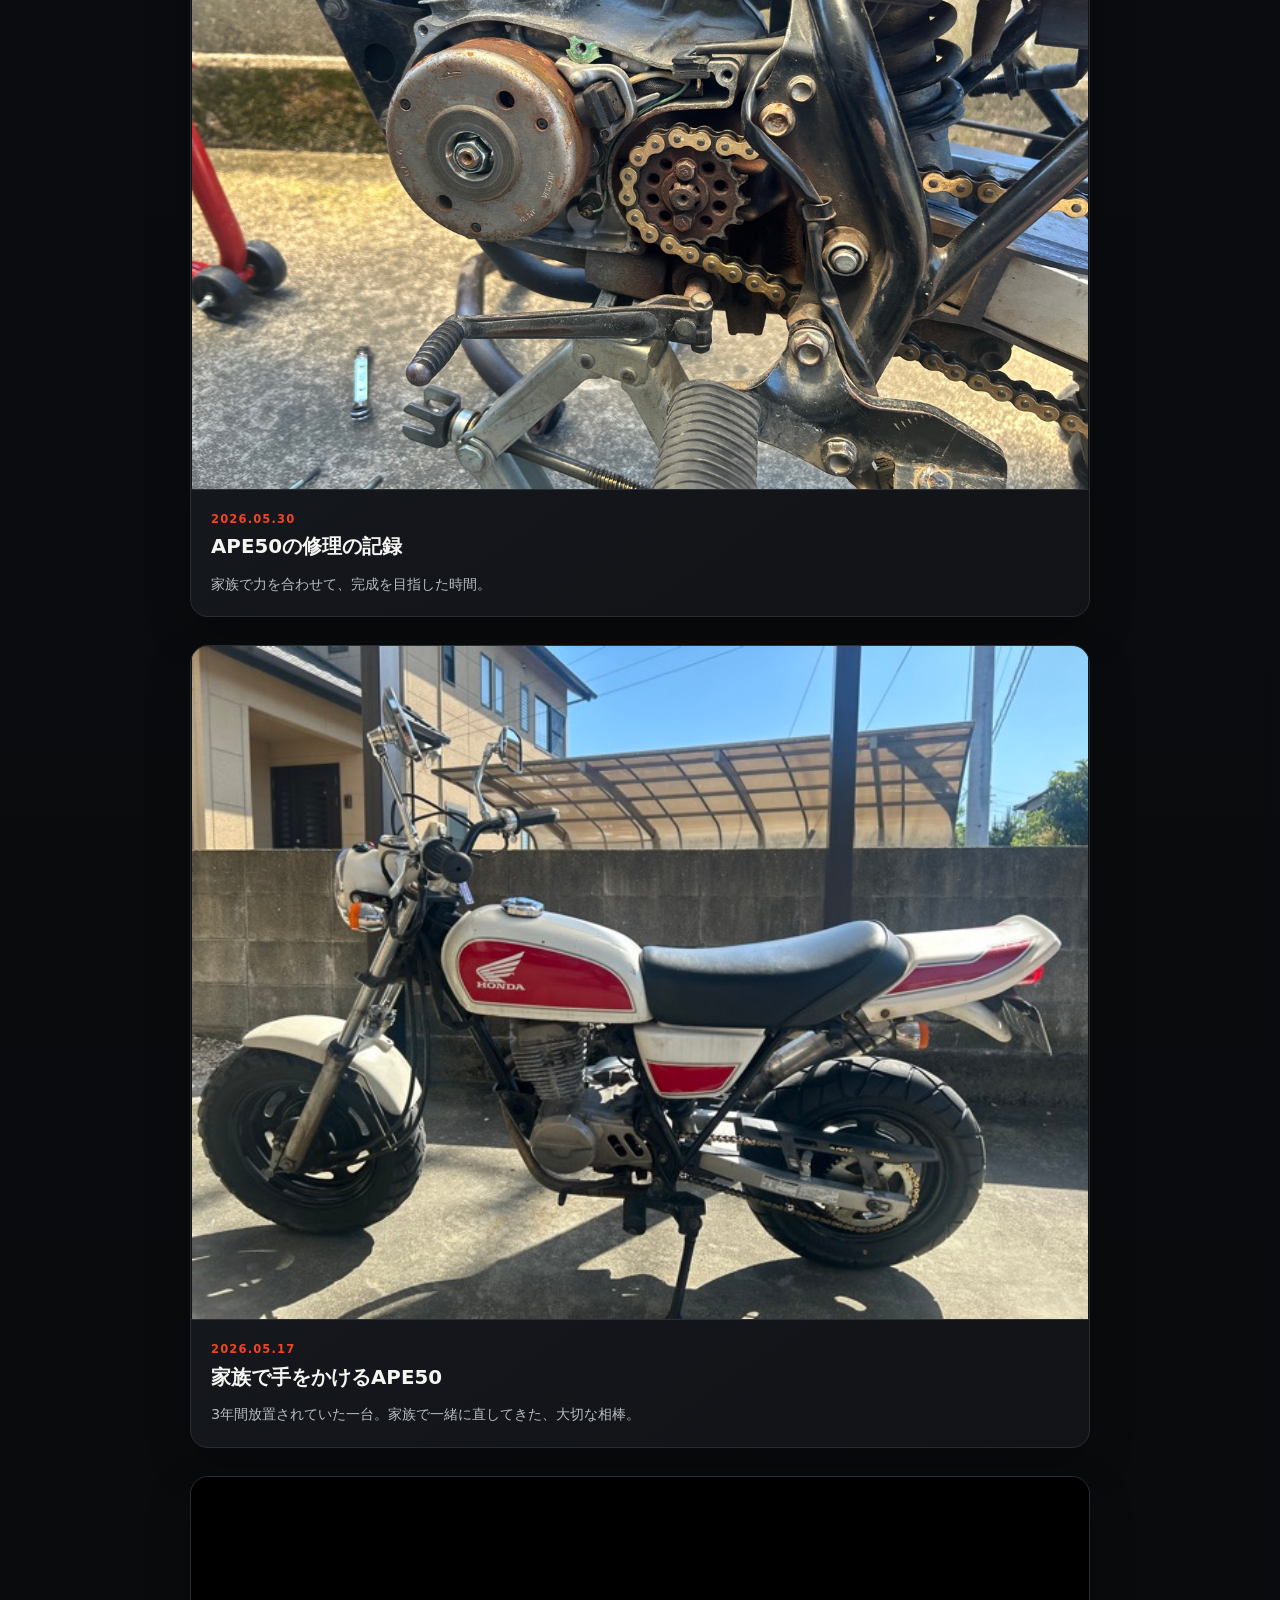
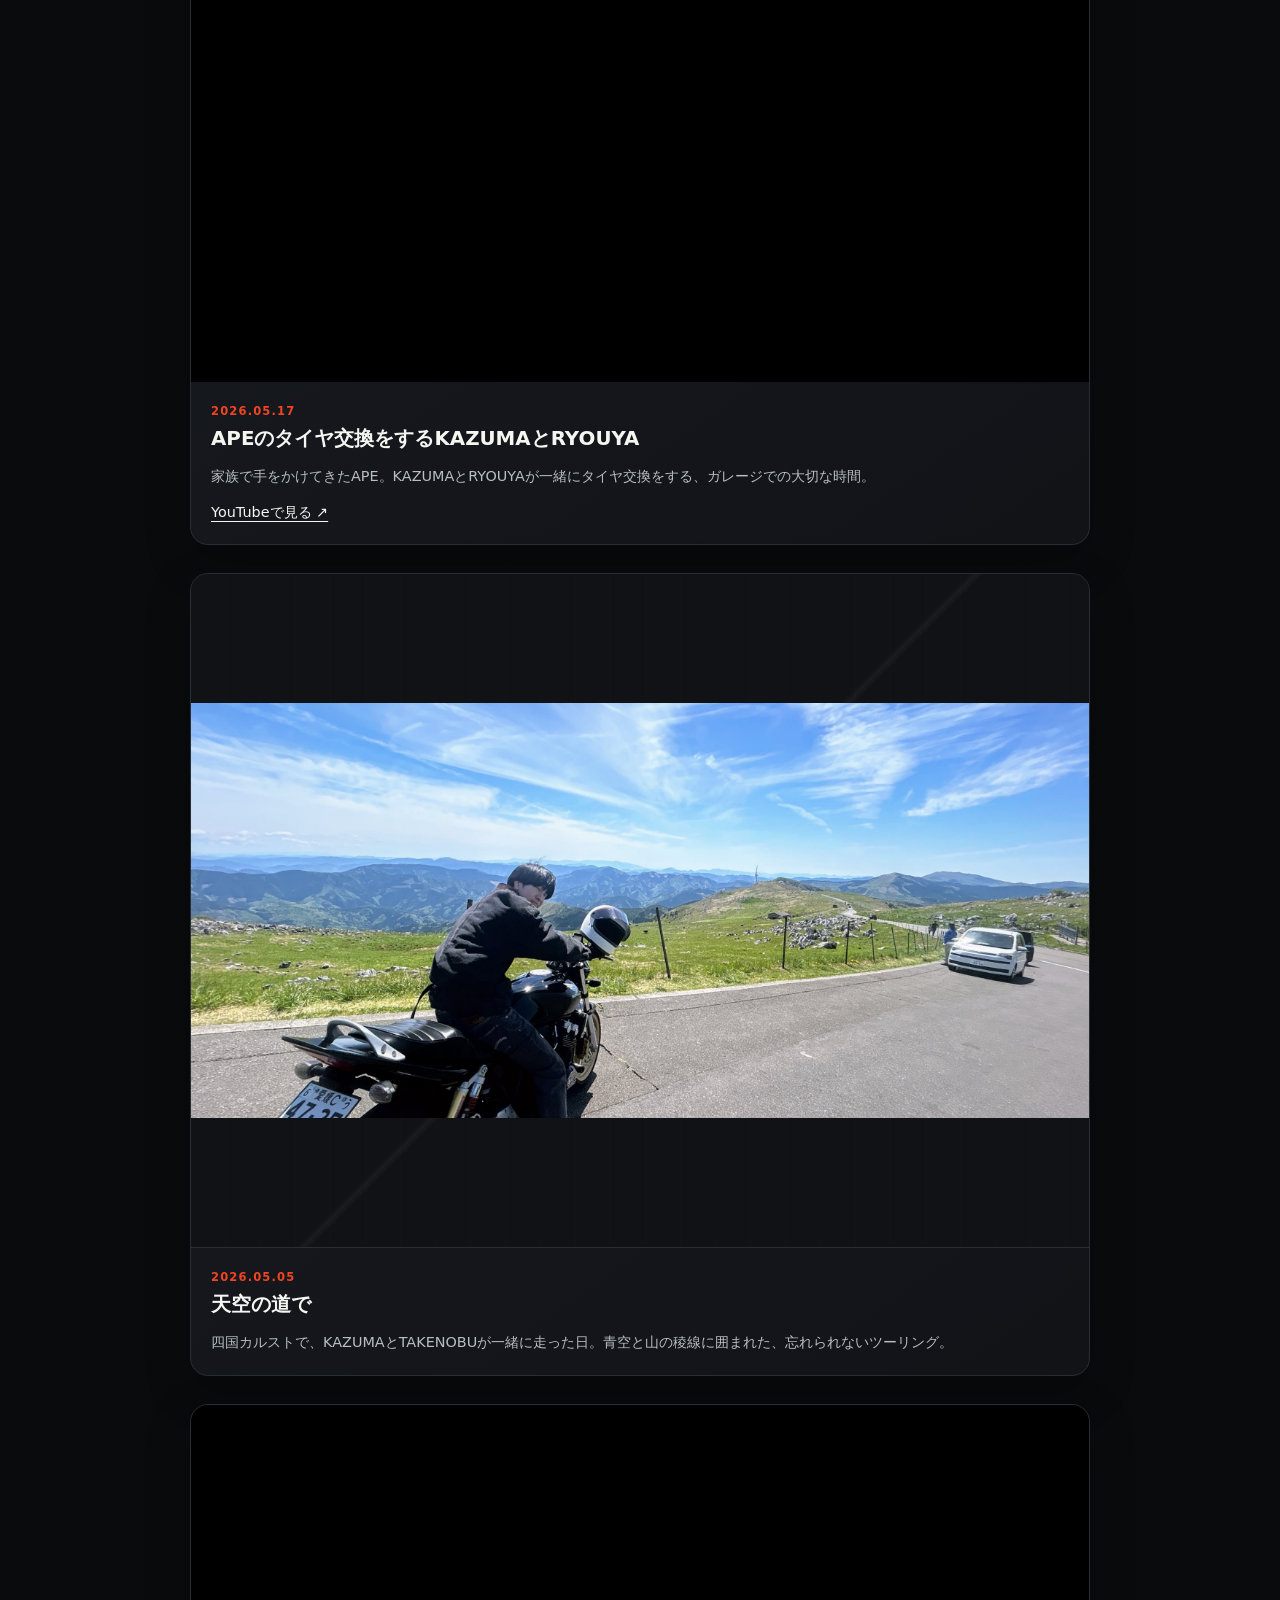
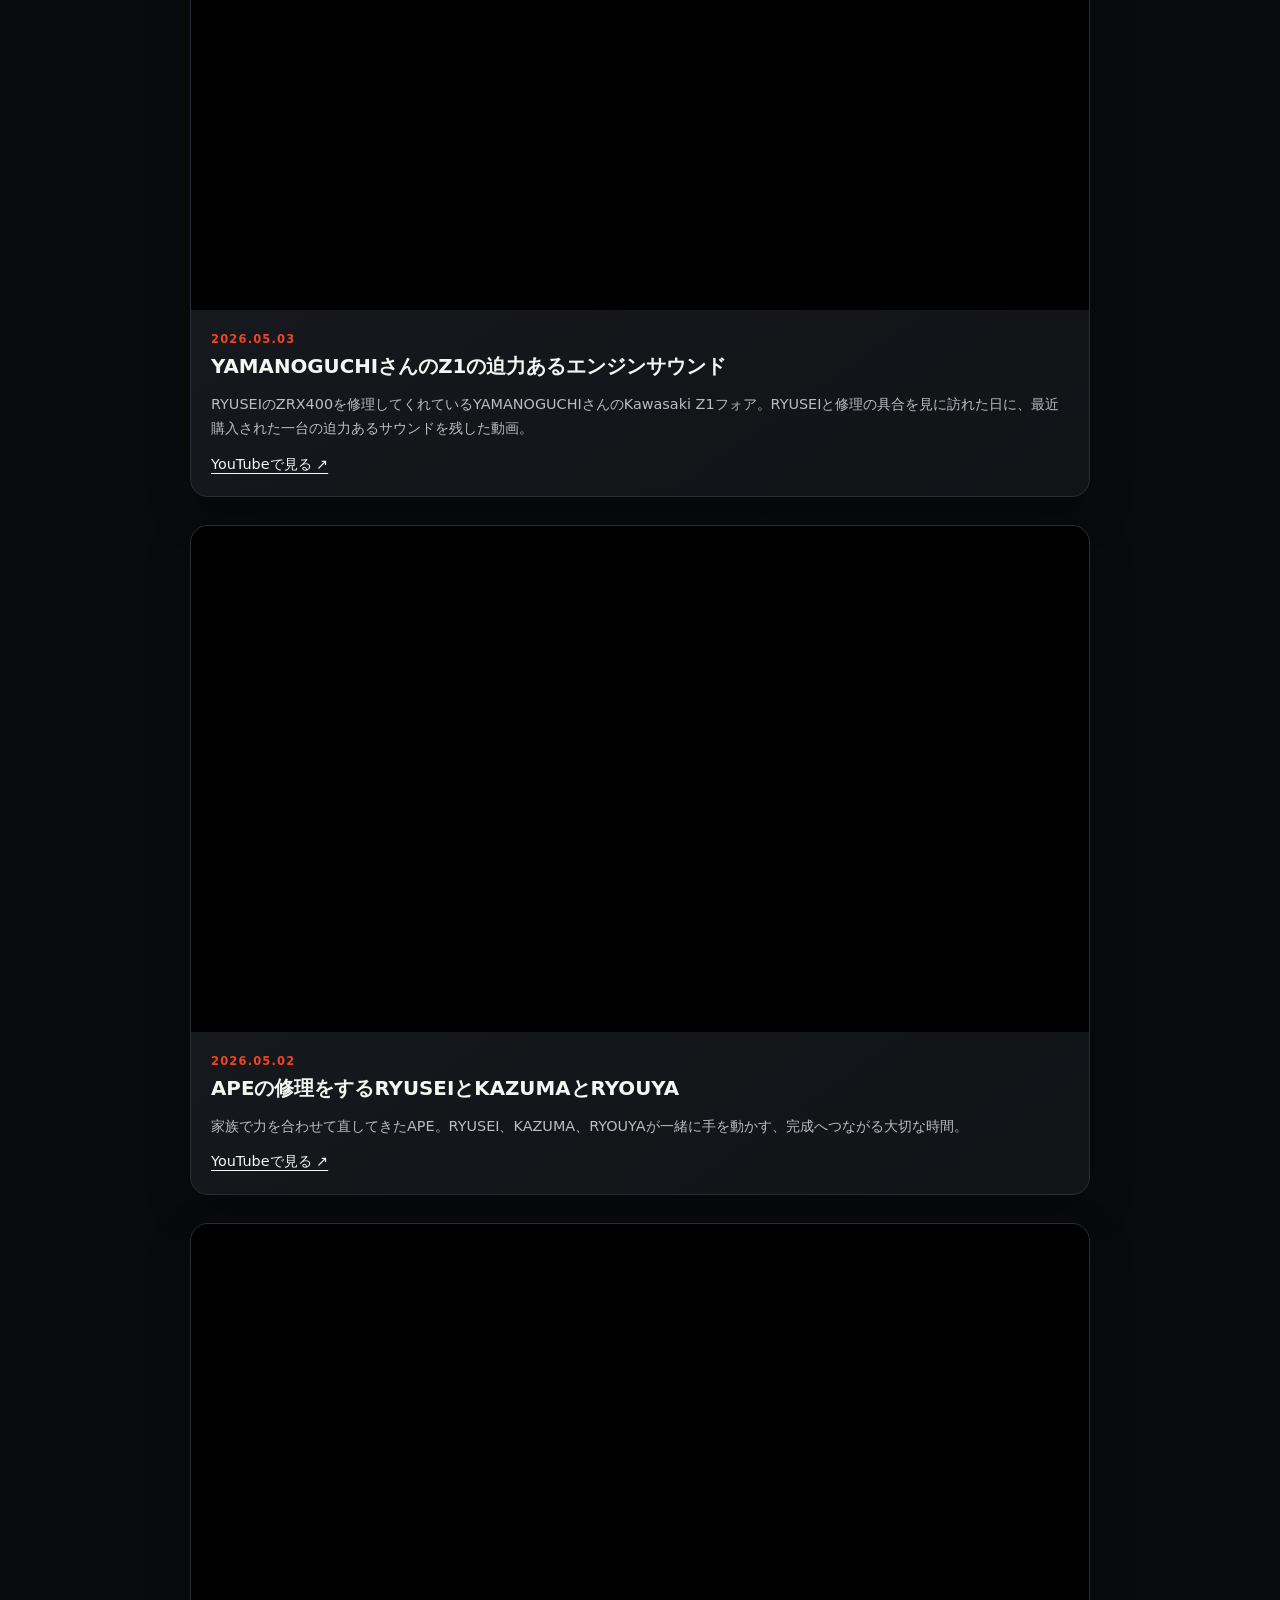
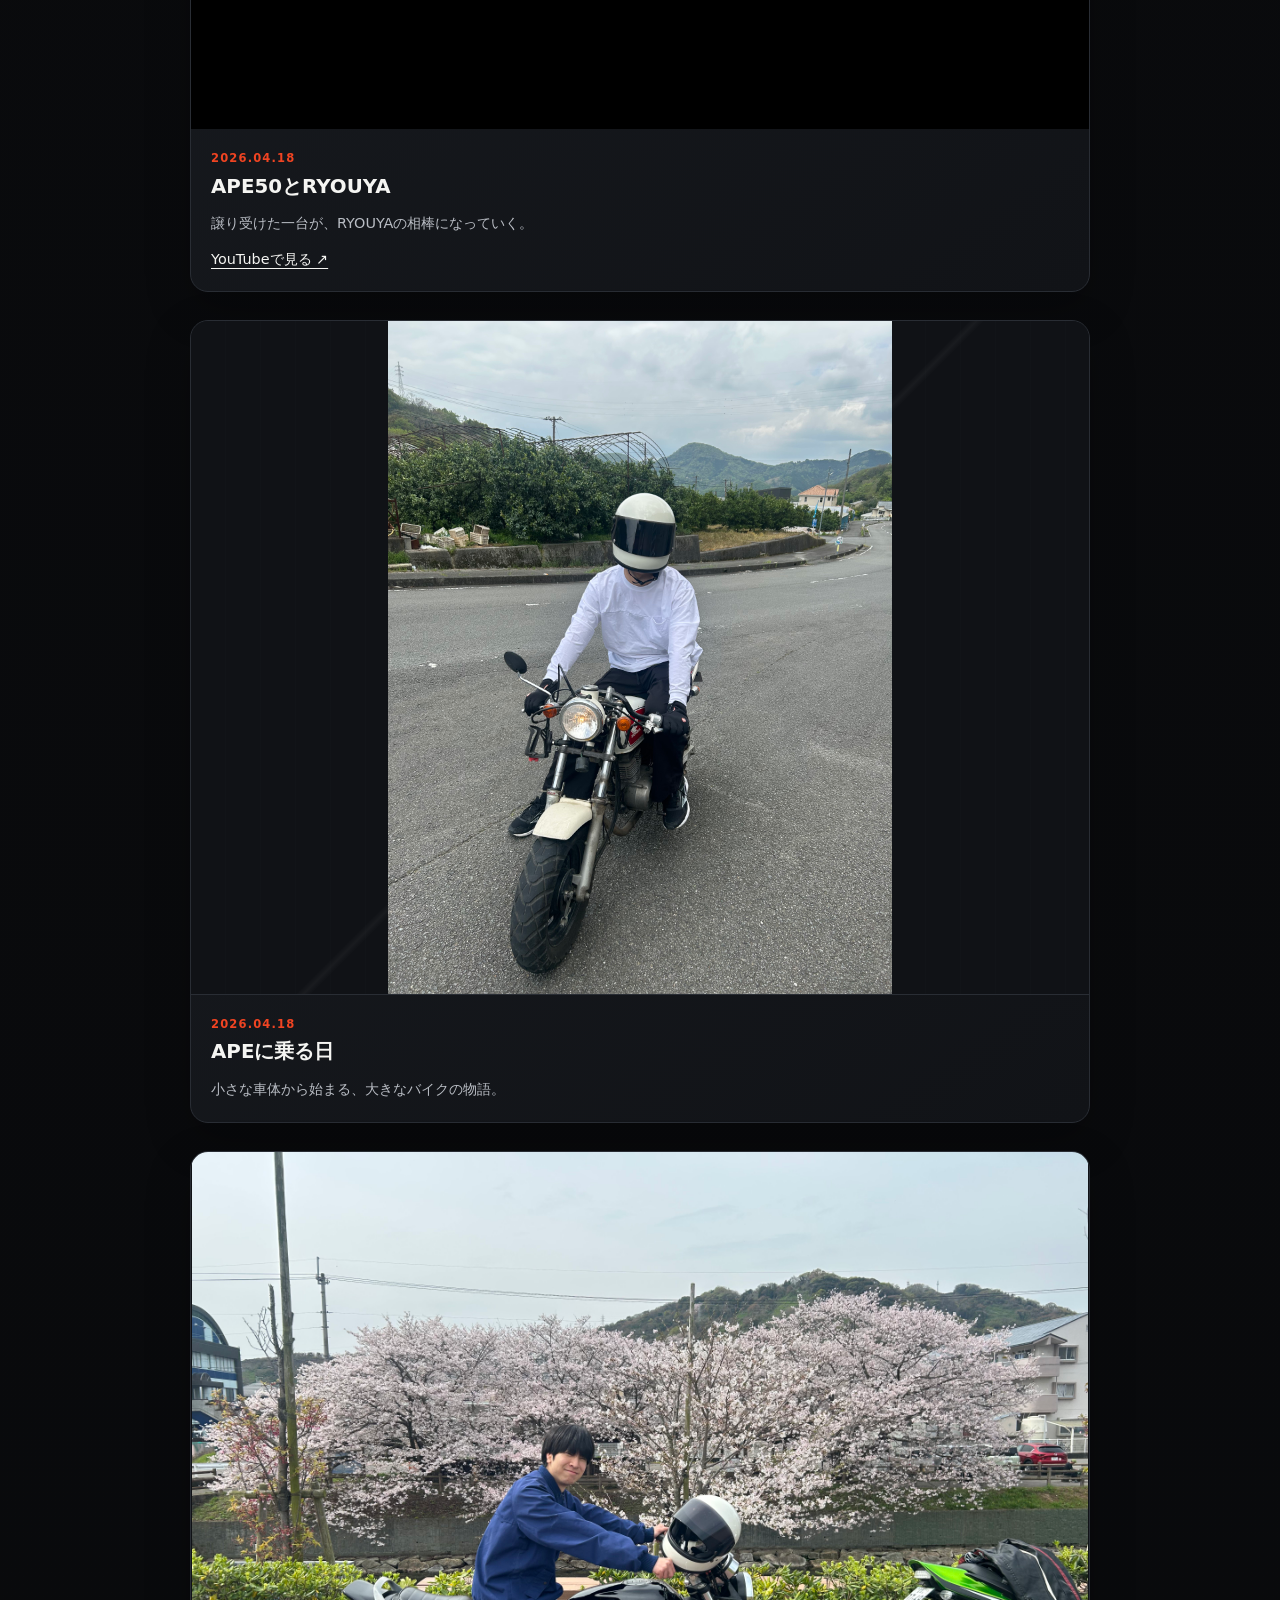
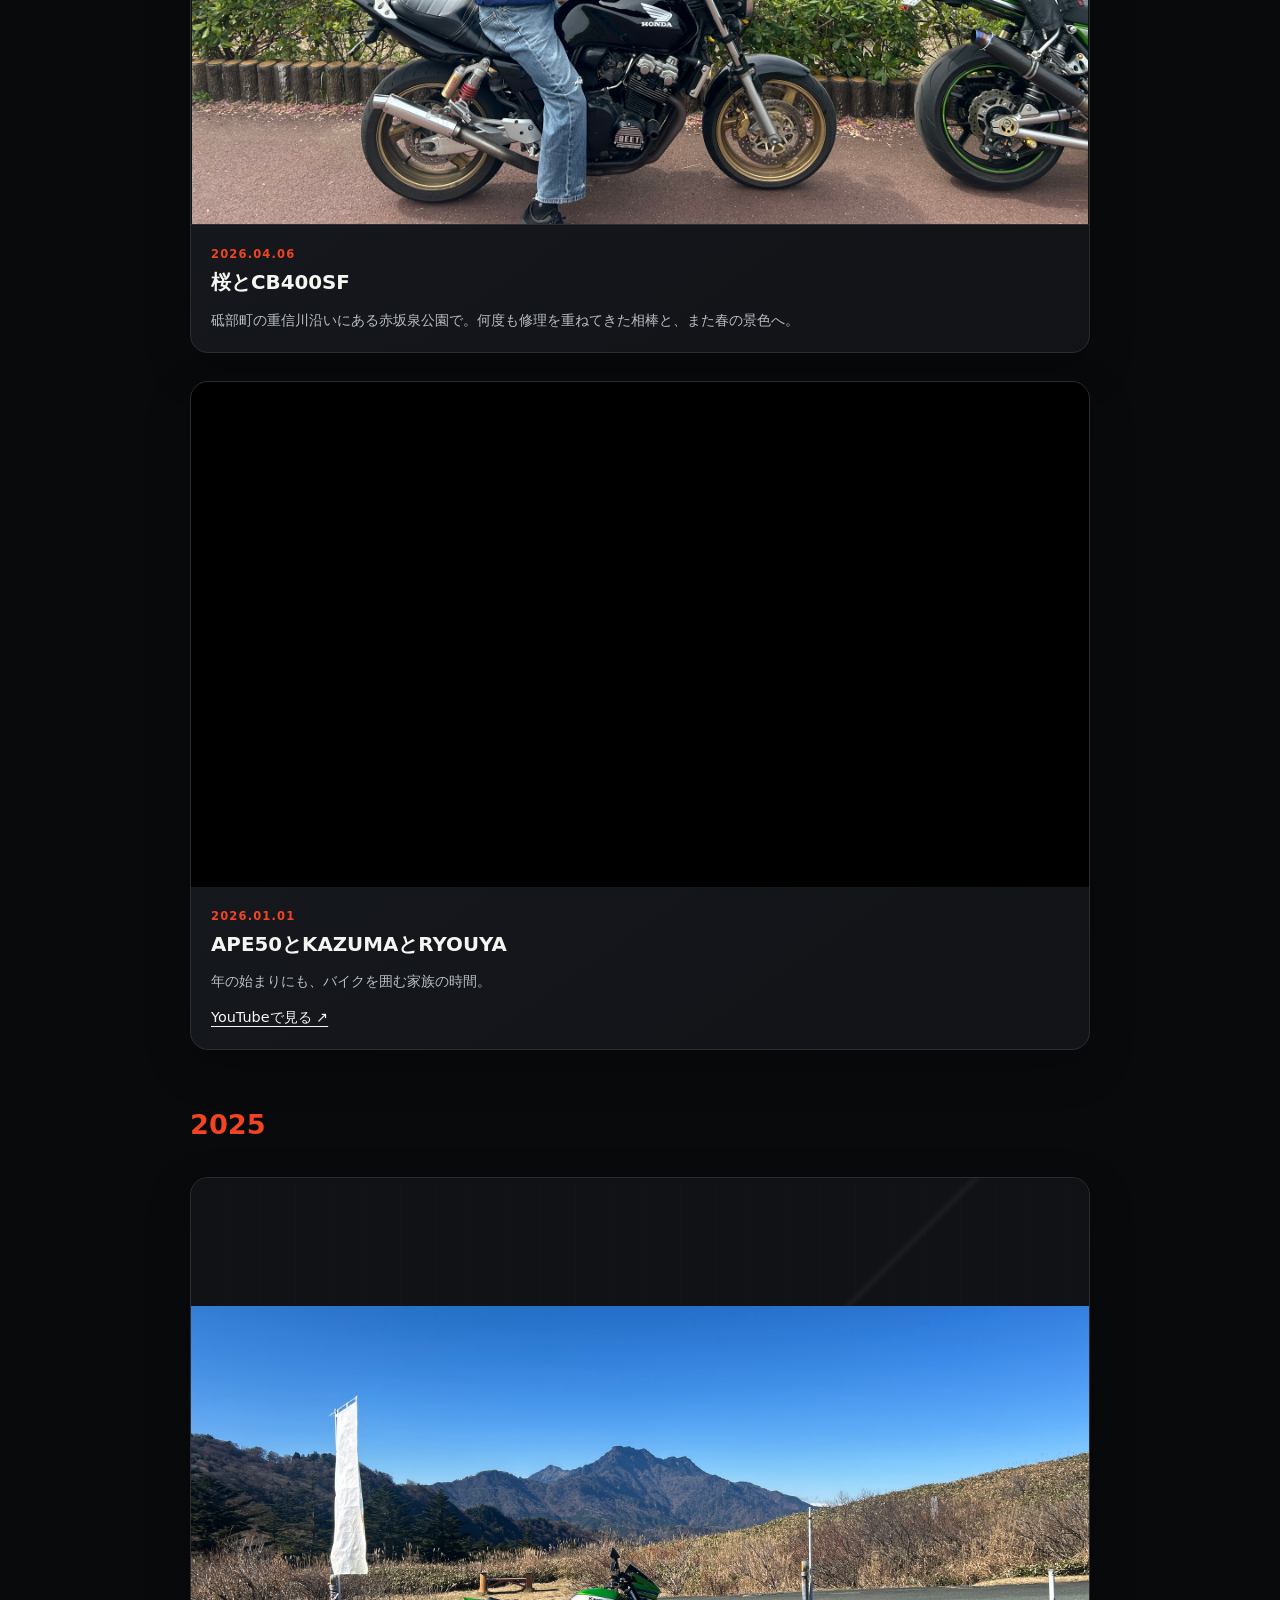
<file: gallery.html>
<!DOCTYPE html>
<html lang="ja">
<head>
  <meta charset="UTF-8">
  <meta name="viewport" content="width=device-width, initial-scale=1.0">
  <meta name="theme-color" content="#08090b">
  <meta name="description" content="前田家ガレージの思い出ギャラリー。">
  <title>思い出ギャラリー | 前田家ガレージ</title>
  <link rel="stylesheet" href="style.css">
</head>
<body class="gallery-page">
  <nav class="site-nav" aria-label="メインナビゲーション">
    <div class="nav-inner">
      <a class="brand" href="index.html">MAEDA GARAGE</a>
      <div class="nav-links">
        <a href="index.html">ガレージ</a>
        <a class="active" href="gallery-latest.html">思い出ギャラリー</a>
        <a href="memory-reel.html">MEMORY REEL</a>
      </div>
    </div>
  </nav>

  <main class="gallery-container">
    <header class="gallery-hero">
      <p class="gallery-kicker">Maeda Family Memories</p>
      <h1>思い出ギャラリー</h1>
      <p class="gallery-lead">走った道、立ち寄った場所、家族と笑った日。大切な瞬間をここに残していきます。</p>
      <nav class="gallery-categories" aria-label="ギャラリーのカテゴリ">
        <a class="gallery-cta" href="#photos">バイクとの思い出</a>
        <a class="gallery-cta" href="memory-reel.html">MEMORY REELで見る</a>
        <a class="gallery-cta" href="#extra">番外編 · 家族の動画</a>
      </nav>
    </header>

    <h2 id="galleryTimelineTitle">すべての思い出</h2>
    <p class="gallery-lead" id="galleryTimelineLead">一緒に直した日も、走った日も。新しい日付から振り返る、家族とバイクの物語。</p>
    <nav class="gallery-years" aria-label="年別の思い出ギャラリー">
      <a class="year-link" data-year="2026" href="gallery-2026.html">2026年</a>
      <a class="year-link" data-year="2025" href="gallery-2025.html">2025年</a>
      <a class="year-link" data-year="2024" href="gallery-2024.html">2024年</a>
      <a class="year-link" data-year="2023" href="gallery-2023.html">2023年</a>
      <a class="year-link" data-year="1995" href="gallery-1995.html">1995年</a>
      <a class="year-link" data-year="" href="gallery.html">すべて</a>
    </nav>
    <details class="family-story">
      <summary>家族でつないできた、3台の物語</summary>
      <h3>APE50 — 家族で直した、RYOUYAの相棒</h3>
      <p>RYUSEIの知り合いから譲ってもらったAPE50。3年間放置され、ボロボロだった一台を家族みんなで修理しました。完成した今、RYOUYAは毎日楽しく乗っています。</p>
      <h3>CB400SF — 何度でも、また走るために</h3>
      <p>知り合いから譲ってもらったKAZUMAのCB400SFも、最初はボロボロ。家族でマフラーを磨き、6速のギア抜けはバイク屋さんでエンジンを大きく分解して修理してもらいました。いざツーリングへ出かけると、旅先で転倒。エンジンカバーが割れて自走不能になり、再び修理へ。その一つひとつが、家族の忘れられない思い出です。</p>
      <h3>ZRX400とNS250R — 復活を待つ間にも、物語は続く</h3>
      <p>単独事故に遭ったZRX400は、知り合いの方にお願いして修理中。その方からNS250Rを借りて、RYUSEIはバイクの時間を楽しんでいます。ZRX400もそろそろ復活の予定。また一緒に走る日が楽しみです。</p>
    </details>
    <section id="photos" class="memory-grid" aria-label="バイクとの思い出・古い日付順">
      <!-- 写真を追加するとき：memory-photo内へimgタグを追加し、タイトル・日付・コメントを変更します -->
      <!-- 例：<img src="images/gallery/memory-07.jpg" alt="写真の説明" loading="lazy" decoding="async"> -->
      <article class="memory-card">
        <div class="memory-photo">
          <img src="images/gallery/memory-01.jpg" alt="山道のカーブを走る緑のバイク" loading="lazy" decoding="async">
        </div>
        <div class="memory-body">
          <time class="memory-date" datetime="2023-11-16">2023.11.16</time>
          <h2>ワインディングを駆ける</h2>
          <p>山道のカーブを走り抜けた、躍動感あふれる一枚。</p>
        </div>
      </article>

      <article class="memory-card">
        <div class="memory-photo">
          <img src="images/gallery/memory-02.jpg" alt="駐車場に並ぶ緑のZRX400とバイク" loading="lazy" decoding="async">
        </div>
        <div class="memory-body">
          <time class="memory-date" datetime="2024-10-14">2024.10.14</time>
          <h2>ZRX400と仲間たち</h2>
          <p>バイクが並ぶ景色も、ツーリングの楽しみのひとつ。</p>
        </div>
      </article>

      <article class="memory-card">
        <div class="memory-photo">
          <img src="images/gallery/memory-03.jpg" alt="ガレージ前で緑のZRX1200 DAEGにまたがるライダー" loading="lazy" decoding="async">
        </div>
        <div class="memory-body">
          <time class="memory-date" datetime="2025-09-28">2025.09.28</time>
          <h2>DAEGと出発前</h2>
          <p>ヘルメットをかぶって、今日の道へ走り出す準備。</p>
        </div>
      </article>

      <article class="memory-card">
        <div class="memory-photo">
          <img class="focus-lower" src="images/gallery/memory-04.jpg" alt="走行中の白いHONDA NS250R" loading="lazy" decoding="async">
        </div>
        <div class="memory-body">
          <time class="memory-date" datetime="2026-06-30">2026.06.30</time>
          <h2>NS250Rで駆ける</h2>
          <p>旧車ならではの姿と音を感じながら走った思い出。</p>
        </div>
      </article>

      <article class="memory-card">
        <div class="memory-photo">
          <img src="images/gallery/memory-05.jpg" alt="ガレージでHONDA APEを囲む家族" loading="lazy" decoding="async">
        </div>
        <div class="memory-body">
          <time class="memory-date" datetime="2026-05-31">2026.05.31</time>
          <h2>APEと兄弟</h2>
          <p>ガレージに笑顔が集まった、何気なくて大切な一日。</p>
        </div>
      </article>

      <article class="memory-card">
        <div class="memory-photo">
          <img src="images/gallery/memory-06.jpg" alt="白いヘルメットでHONDA APEに乗るライダー" loading="lazy" decoding="async">
        </div>
        <div class="memory-body">
          <time class="memory-date" datetime="2026-04-18">2026.04.18</time>
          <h2>APEに乗る日</h2>
          <p>小さな車体から始まる、大きなバイクの物語。</p>
        </div>
      </article>

      <article class="memory-card">
        <div class="memory-photo">
          <img src="images/gallery/memory-07.jpg" alt="青空と山の稜線を背景にしたHONDA CB400SF" loading="lazy" decoding="async">
        </div>
        <div class="memory-body">
          <time class="memory-date" datetime="2026-05-05">2026.05.05</time>
          <h2>天空の道で</h2>
          <p>四国カルストで、KAZUMAとTAKENOBUが一緒に走った日。青空と山の稜線に囲まれた、忘れられないツーリング。</p>
        </div>
      </article>

      <article class="memory-card">
        <div class="memory-photo">
          <img src="images/gallery/memory-08.jpg" alt="緑に囲まれた道端に停まるKAWASAKI ZRX400" loading="lazy" decoding="async">
        </div>
        <div class="memory-body">
          <time class="memory-date" datetime="2025-07-29">2025.07.29</time>
          <h2>再び走る日を待つZRX400</h2>
          <p>深い緑の道でひと休み。事故を乗り越え、また走り出す日のために現在修理中。</p>
        </div>
      </article>
      <article class="memory-card">
        <div class="memory-photo">
          <img src="images/gallery/memory-09.jpg" alt="アーケードに停まるHONDA NS250R" loading="lazy" decoding="async">
        </div>
        <div class="memory-body">
          <time class="memory-date" datetime="2026-07-18">2026.7.18</time>
          <h2>完全復活のNS250R</h2>
          <p>静かな商店街に佇む、ロスマンズカラーが映える一枚。</p>
        </div>
      </article>
    </section>
    <section id="extra" class="gallery-extra" aria-labelledby="extra-title">
      <p class="gallery-kicker">Family Stories</p>
      <h2 id="extra-title">番外編</h2>
      <p class="gallery-lead">写真だけでは伝えきれない、家族の思い出を動画でも。</p>
      <!-- 動画を追加するときは、このarticleをコピーして動画ID・タイトル・コメントを変更します。 -->
      <article class="memory-card video-card">
        <div class="memory-video">
          <iframe src="https://www.youtube-nocookie.com/embed/6JlJBskXjK0" title="番外編：家族のYouTube動画" loading="lazy" referrerpolicy="strict-origin-when-cross-origin" allow="accelerometer; autoplay; clipboard-write; encrypted-media; gyroscope; picture-in-picture; web-share" allowfullscreen></iframe>
        </div>
        <div class="memory-body">
          <h3>家族の思い出ムービー</h3>
          <p>家族との大切な時間を、ここにも残していきます。</p>
          <p><a href="https://www.youtube.com/watch?v=6JlJBskXjK0" target="_blank" rel="noopener noreferrer">YouTubeで見る ↗</a></p>
        </div>
      </article>
    </section>
  </main>

  <footer class="gallery-footer">
    <p><a href="index.html">← 前田家ガレージへ戻る</a></p>
    <p>家族との物語は、これからも続く。</p>
  </footer>
  <script src="gallery.js" defer></script>
</body>
</html>
</file>
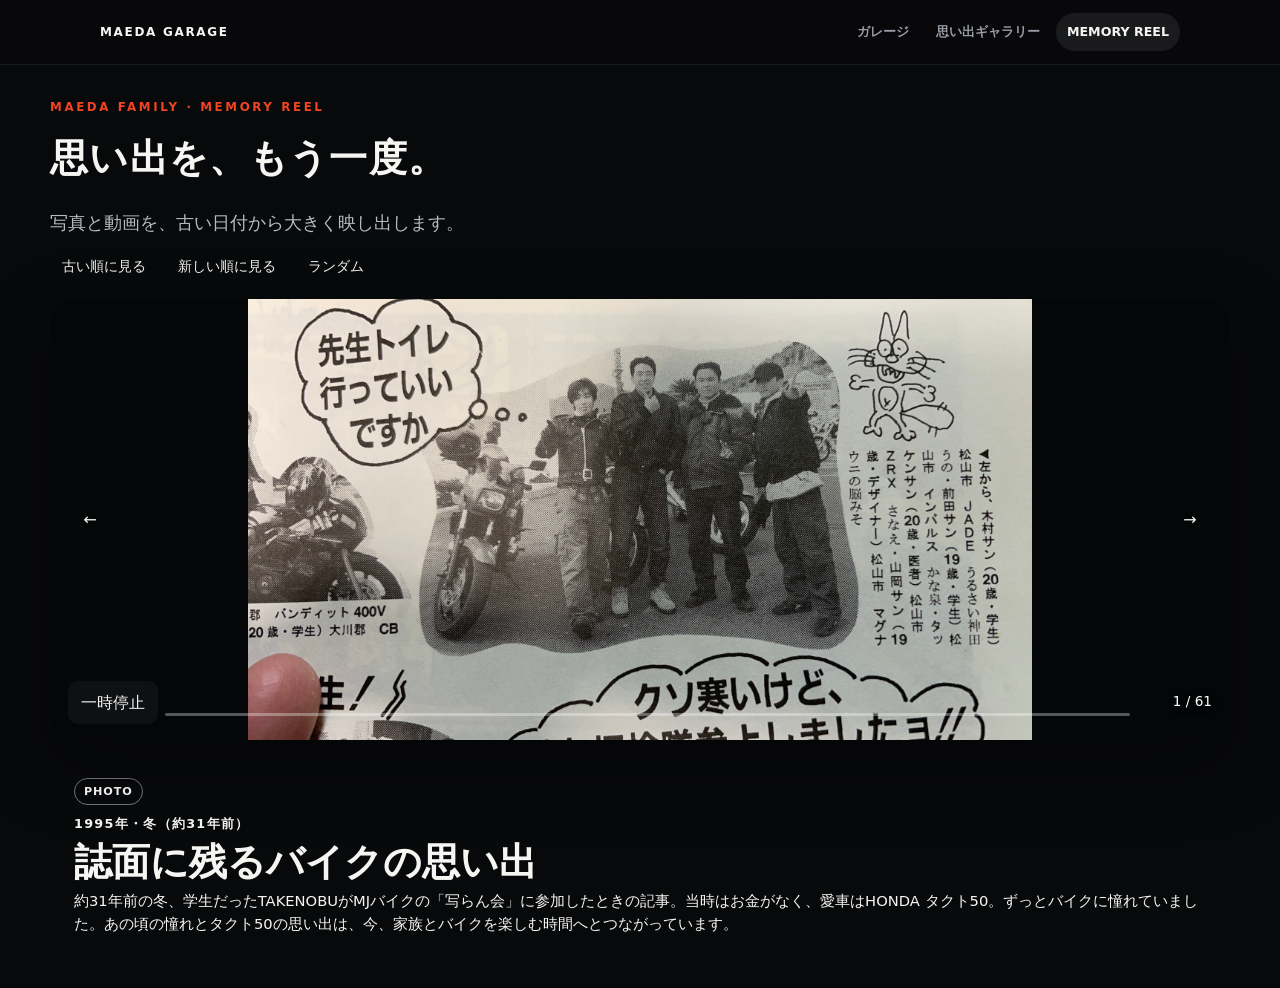
<file: memory-reel.html>
<!DOCTYPE html>
<html lang="ja">
<head>
  <meta charset="UTF-8">
  <meta name="viewport" content="width=device-width, initial-scale=1.0">
  <meta name="theme-color" content="#08090b">
  <meta name="description" content="前田家ガレージの写真と動画を時系列で楽しむスライドショー。">
  <title>MEMORY REEL | 前田家ガレージ</title>
  <link rel="stylesheet" href="style.css">
</head>
<body class="gallery-page reel-page">
  <nav class="site-nav" aria-label="メインナビゲーション">
    <div class="nav-inner">
      <a class="brand" href="index.html">MAEDA GARAGE</a>
      <div class="nav-links">
        <a href="index.html">ガレージ</a>
        <a href="gallery-latest.html">思い出ギャラリー</a>
        <a class="active" href="memory-reel.html" aria-current="page">MEMORY REEL</a>
      </div>
    </div>
  </nav>

  <main class="reel-container">
    <header class="reel-intro">
      <p class="gallery-kicker">MAEDA FAMILY · MEMORY REEL</p>
      <h1>思い出を、もう一度。</h1>
      <p class="gallery-lead" id="reelOrderDescription">写真と動画を、古い日付から大きく映し出します。</p>
      <div class="reel-order-controls" role="group" aria-label="思い出の表示順">
        <button class="reel-button reel-order" type="button" data-order="oldest" aria-pressed="true">古い順に見る</button>
        <button class="reel-button reel-order" type="button" data-order="newest" aria-pressed="false">新しい順に見る</button>
        <button class="reel-button reel-order" type="button" data-order="random" aria-pressed="false">ランダム</button>
      </div>
    </header>

    <section class="reel-stage" aria-label="思い出のスライドショー">
      <div class="reel-media" id="reelMedia"></div>
      <div class="reel-controls reel-controls-overlay" aria-label="スライドショー操作">
        <button class="reel-button reel-prev" type="button" aria-label="前の思い出">←</button>
        <div class="reel-progress" aria-hidden="true"><span class="reel-progress-bar"></span></div>
        <span class="reel-count"></span>
        <button class="reel-button reel-next" type="button" aria-label="次の思い出">→</button>
        <button class="reel-button reel-toggle" type="button">一時停止</button>
      </div>
    </section>

    <section class="reel-caption" aria-live="polite">
      <span class="reel-type" id="reelType"></span>
      <time id="reelDate"></time>
      <h2 id="reelTitle"></h2>
      <p id="reelComment"></p>
    </section>

    <div class="reel-controls reel-controls-mobile" aria-label="スライドショー操作">
      <button class="reel-button reel-prev" type="button" aria-label="前の思い出">←</button>
      <div class="reel-progress" aria-hidden="true"><span class="reel-progress-bar"></span></div>
      <span class="reel-count"></span>
      <button class="reel-button reel-next" type="button" aria-label="次の思い出">→</button>
      <button class="reel-button reel-toggle" type="button">一時停止</button>
    </div>
  </main>

  <script src="gallery.js"></script>
  <script src="memory-reel.js"></script>
</body>
</html>
</file>
<file: style.css>
:root {
  --shared-bg: #08090b;
  --shared-panel: #111317;
  --shared-panel-light: #181b20;
  --shared-line: #292d34;
  --shared-text: #f5f5f2;
  --shared-muted: #9a9ea7;
  --shared-accent: #f04422;
  --shared-max-width: 1080px;
}

.site-nav {
  position: sticky;
  top: 0;
  z-index: 20;
  border-bottom: 1px solid rgba(255,255,255,.08);
  background: rgba(8,9,11,.88);
  backdrop-filter: blur(16px);
  -webkit-backdrop-filter: blur(16px);
}

.nav-inner {
  display: flex;
  width: min(calc(100% - 32px), var(--shared-max-width));
  min-height: 64px;
  margin-inline: auto;
  align-items: center;
  justify-content: space-between;
  gap: 20px;
}

.brand {
  color: var(--shared-text);
  font-size: .75rem;
  font-weight: 900;
  letter-spacing: .14em;
  text-decoration: none;
  white-space: nowrap;
}

.nav-links {
  display: flex;
  align-items: center;
  gap: 5px;
}

.nav-links a {
  padding: 8px 11px;
  border-radius: 999px;
  color: var(--shared-muted);
  font-size: .79rem;
  font-weight: 800;
  text-decoration: none;
  transition: color .2s ease, background .2s ease;
}

.nav-links a:hover,
.nav-links a.active {
  color: var(--shared-text);
  background: rgba(255,255,255,.08);
}

.gallery-cta {
  display: inline-flex;
  align-items: center;
  gap: 10px;
  margin-top: 34px;
  padding: 13px 20px;
  border: 1px solid rgba(255,255,255,.16);
  border-radius: 999px;
  color: var(--shared-text);
  background: rgba(255,255,255,.05);
  font-size: .9rem;
  font-weight: 800;
  text-decoration: none;
  transition: transform .2s ease, border-color .2s ease, background .2s ease;
}

.gallery-cta:hover {
  transform: translateY(-2px);
  border-color: var(--shared-accent);
  background: rgba(240,68,34,.12);
}

.hero-actions {
  display: flex;
  flex-wrap: wrap;
  justify-content: center;
  gap: 12px;
}

.hero-actions .gallery-cta { margin-top: 26px; }

/* Gallery page */
.gallery-page {
  margin: 0;
  min-height: 100vh;
  color: var(--shared-text);
  background:
    radial-gradient(circle at 90% 4%, rgba(240,68,34,.13), transparent 25rem),
    linear-gradient(180deg, #0c0d10 0%, var(--shared-bg) 38%);
  font-family: system-ui, -apple-system, "Noto Sans JP", "Yu Gothic", sans-serif;
  line-height: 1.7;
  -webkit-font-smoothing: antialiased;
}

.gallery-page * { box-sizing: border-box; }

.gallery-container {
  width: min(calc(100% - 32px), var(--shared-max-width));
  margin-inline: auto;
}

.gallery-hero {
  padding: 76px 0 48px;
}

.gallery-kicker {
  margin: 0 0 10px;
  color: var(--shared-accent);
  font-size: .74rem;
  font-weight: 900;
  letter-spacing: .22em;
  text-transform: uppercase;
}

.gallery-hero h1 {
  margin: 0;
  font-size: clamp(2.35rem, 8vw, 4.8rem);
  line-height: 1.1;
  letter-spacing: -.05em;
}

.gallery-lead {
  max-width: 590px;
  margin: 17px 0 0;
  color: #b6bac1;
  font-size: clamp(.98rem, 2.6vw, 1.14rem);
}

.memory-grid {
  display: grid;
  grid-template-columns: minmax(0, 900px);
  justify-content: center;
  gap: 28px;
  padding: 12px 0 80px;
}

.memory-card {
  overflow: hidden;
  border: 1px solid var(--shared-line);
  border-radius: 18px;
  background: linear-gradient(145deg, var(--shared-panel-light), var(--shared-panel));
  box-shadow: 0 16px 46px rgba(0,0,0,.23);
  transition: transform .22s ease, border-color .22s ease;
}

.memory-card:hover {
  transform: translateY(-4px);
  border-color: #484d56;
}

.memory-photo {
  position: relative;
  display: grid;
  aspect-ratio: 4 / 3;
  place-items: center;
  overflow: hidden;
  border-bottom: 1px solid var(--shared-line);
  color: #747982;
  background:
    linear-gradient(135deg, transparent 49.5%, rgba(255,255,255,.04) 50%, transparent 50.5%),
    repeating-linear-gradient(90deg, #101216 0, #101216 34px, #13161a 35px);
}

.memory-photo img {
  position: absolute;
  inset: 0;
  width: 100%;
  height: 100%;
  object-fit: cover;
}

.memory-photo img.focus-lower {
  object-position: center 72%;
}

.memory-placeholder {
  text-align: center;
}

.memory-placeholder b {
  display: block;
  margin-bottom: 7px;
  font-size: 1.7rem;
  filter: grayscale(1);
}

.memory-placeholder span {
  font-size: .68rem;
  font-weight: 900;
  letter-spacing: .15em;
}

.memory-body {
  padding: 20px;
}

.memory-date {
  display: block;
  margin-bottom: 5px;
  color: var(--shared-accent);
  font-size: .72rem;
  font-weight: 900;
  letter-spacing: .1em;
}

.memory-body h2 {
  margin: 0;
  font-size: 1.24rem;
  line-height: 1.35;
}

.memory-body p {
  margin: 11px 0 0;
  color: #b9bdc4;
  font-size: .9rem;
}

.gallery-footer {
  padding: 38px 16px 44px;
  border-top: 1px solid #1d2025;
  color: #aaaeb5;
  text-align: center;
}

.gallery-categories { display: flex; flex-wrap: wrap; gap: 10px; }
.gallery-years { display: flex; flex-wrap: wrap; gap: 8px; margin: 22px 0 28px; }
.year-link { padding: 7px 13px; border: 1px solid var(--shared-line); border-radius: 999px; color: var(--shared-muted); font-size: .84rem; font-weight: 800; text-decoration: none; }
.year-link:hover, .year-link.active { border-color: var(--shared-accent); color: var(--shared-text); background: rgba(240,68,34,.12); }
.family-story { margin: 24px 0; padding: 20px; border: 1px solid var(--shared-line); border-radius: 18px; background: var(--shared-panel); }
.family-story summary { cursor: pointer; font-weight: 700; }
.family-story p { color: #b9bdc4; }
.memory-grid { align-items: start; }
.memory-grid .memory-photo img { object-fit: contain; }
.memory-year { grid-column: 1 / -1; margin: 24px 0 0; color: var(--shared-accent); font-size: 1.7rem; }
.memory-grid .memory-body a { color: var(--shared-text); text-underline-offset: 4px; }
.memory-video.is-short { aspect-ratio: 9 / 16; max-width: 320px; margin-inline: auto; }
.gallery-categories .gallery-cta { margin-top: 24px; }
#photos, .gallery-extra { scroll-margin-top: 90px; }
.gallery-extra { padding: 0 0 64px; }
.gallery-extra > h2 { margin: 0; font-size: clamp(1.8rem, 5vw, 2.5rem); }
.video-card { max-width: 800px; margin-top: 24px; }
.video-card:hover { transform: none; }
.memory-video { aspect-ratio: 16 / 9; background: #000; }
.memory-video iframe { display: block; width: 100%; height: 100%; border: 0; }
.video-card h3 { margin: 0; font-size: 1.24rem; line-height: 1.35; }
.video-card a { color: var(--shared-text); text-underline-offset: 4px; }
.gallery-categories a:focus-visible, .video-card a:focus-visible { outline: 2px solid var(--shared-accent); outline-offset: 4px; }

.gallery-footer a {
  color: var(--shared-text);
  font-weight: 800;
  text-underline-offset: 4px;
}

.gallery-footer-actions {
  display: flex;
  flex-wrap: wrap;
  justify-content: center;
  gap: 12px;
  margin-bottom: 18px;
}

.garage-return,
.back-to-top {
  display: inline-flex;
  align-items: center;
  min-height: 44px;
  padding: 10px 16px;
  border: 1px solid var(--shared-line);
  border-radius: 10px;
  background: var(--shared-panel);
  text-decoration: none;
  transition: transform .2s ease, border-color .2s ease, background .2s ease;
}

.garage-return {
  gap: .42em;
  font-size: .84rem;
  font-weight: 950;
  letter-spacing: .08em;
}

.return-arrow { color: var(--shared-muted); font-size: 1.1em; }
.return-maeda { color: var(--shared-text); }
.return-garage { color: var(--shared-accent); }
.back-to-top { color: var(--shared-muted) !important; font-size: .84rem; }

.garage-return:hover,
.back-to-top:hover {
  transform: translateY(-2px);
  border-color: var(--shared-accent);
  background: rgba(240,68,34,.1);
}

@media (max-width: 820px) {
  .memory-grid { grid-template-columns: 1fr; }
}

@media (max-width: 560px) {
  .nav-inner {
    width: min(calc(100% - 20px), var(--shared-max-width));
    min-height: 58px;
  }

  .brand {
    max-width: 78px;
    white-space: normal;
    line-height: 1.15;
  }

  .nav-links a {
    padding: 7px 9px;
    font-size: .73rem;
  }

  .gallery-container { width: calc(100% - 24px); }
  .gallery-hero { padding: 54px 0 36px; }
  .memory-grid { grid-template-columns: 1fr; gap: 16px; padding-bottom: 56px; }
  .memory-body { padding: 18px; }
}

/* MEMORY REEL */
.reel-page {
  min-height: 100vh;
  background: #08090b;
}

.reel-container {
  width: min(calc(100% - 32px), 1180px);
  margin: 0 auto;
  padding: clamp(18px, 3vw, 32px) 0 28px;
}

.reel-intro {
  max-width: 620px;
  margin-bottom: 14px;
}

.reel-intro h1 {
  margin: 2px 0 4px;
  font-size: clamp(1.4rem, 3vw, 2.35rem);
  letter-spacing: .035em;
}

.reel-stage {
  position: relative;
  min-height: clamp(265px, 49svh, 540px);
  overflow: hidden;
  border: 1px solid var(--line);
  border-radius: 22px;
  background: #111317;
  box-shadow: 0 26px 70px rgba(0, 0, 0, .35);
}

.reel-media,
.reel-frame,
.reel-frame img,
.reel-frame iframe {
  position: absolute;
  inset: 0;
  width: 100%;
  height: 100%;
}

.reel-frame {
  opacity: 0;
  transform: translateX(100%);
  transition: transform 1.1s cubic-bezier(.65, 0, .35, 1), opacity .8s ease;
}

.reel-frame.is-active {
  opacity: 1;
  transform: translateX(0);
}

.reel-frame.is-leaving {
  opacity: 0;
  transform: translateX(-100%);
}

.reel-frame img {
  object-fit: contain;
  background: #050607;
}

.reel-frame iframe { border: 0; }

.reel-caption {
  margin-top: 12px;
  padding: clamp(16px, 2.5vw, 24px);
  border: 1px solid var(--line);
  border-radius: 16px;
  background: var(--panel);
}

.reel-caption time {
  display: block;
  color: var(--accent);
  font-size: .8rem;
  font-weight: 800;
  letter-spacing: .1em;
}

.reel-caption h2 {
  margin: 3px 0 5px;
  color: var(--text);
  font-size: clamp(1.4rem, 3vw, 2.5rem);
  line-height: 1.24;
}

.reel-caption p { margin: 0; color: var(--muted); font-size: .92rem; line-height: 1.55; }

.reel-type {
  display: inline-flex;
  margin-bottom: 8px;
  padding: 3px 9px;
  border: 1px solid rgba(255,255,255,.45);
  border-radius: 999px;
  color: #fff;
  font-size: .7rem;
  font-weight: 800;
  letter-spacing: .08em;
}

.reel-controls {
  display: grid;
  grid-template-columns: auto 1fr auto auto;
  align-items: center;
  gap: 12px;
  margin-top: 12px;
}

.reel-controls-overlay { display: none; }

.reel-button {
  min-width: 44px;
  min-height: 42px;
  padding: 8px 13px;
  border: 1px solid var(--line);
  border-radius: 10px;
  color: var(--text);
  background: var(--panel-light);
  font: inherit;
  cursor: pointer;
}

.reel-button:hover { border-color: var(--accent); color: #fff; }
.reel-order-controls { display: flex; flex-wrap: wrap; gap: 8px; margin-top: 10px; }
.reel-order-controls .reel-button { min-height: 36px; padding: 6px 12px; font-size: .85rem; }
.reel-order[aria-pressed="true"] { border-color: var(--accent); color: var(--accent); }
.reel-progress { height: 3px; overflow: hidden; border-radius: 99px; background: var(--line); }
.reel-progress > span { display: block; width: 0; height: 100%; background: var(--accent); transition: width .35s ease; }
.reel-count { color: var(--muted); font-size: .85rem; white-space: nowrap; }

@media (min-width: 681px) {
  .reel-controls-mobile { display: none; }

  .reel-stage .reel-controls-overlay {
    position: absolute;
    inset: 0;
    display: block;
    margin: 0;
    z-index: 2;
    pointer-events: none;
  }

  .reel-controls-overlay .reel-button,
  .reel-controls-overlay .reel-progress,
  .reel-controls-overlay .reel-count { position: absolute; pointer-events: auto; }

  .reel-controls-overlay .reel-prev { top: 50%; left: 18px; transform: translateY(-50%); }
  .reel-controls-overlay .reel-next { top: 50%; right: 18px; transform: translateY(-50%); }
  .reel-controls-overlay .reel-toggle { bottom: 16px; left: 18px; background: rgba(17,19,23,.82); }
  .reel-controls-overlay .reel-count { right: 18px; bottom: 27px; color: #fff; text-shadow: 0 1px 8px #000; }
  .reel-controls-overlay .reel-progress { right: 100px; bottom: 24px; left: 115px; background: rgba(255,255,255,.32); }
}

@media (max-width: 560px) {
  .reel-container { width: calc(100% - 24px); padding-top: 16px; }
  .reel-intro { margin-bottom: 10px; }
  .reel-stage { min-height: clamp(235px, 40svh, 390px); border-radius: 16px; }
  .reel-frame img { object-fit: cover; }
  .reel-controls { grid-template-columns: auto 1fr auto; }
  .reel-controls .reel-toggle { grid-column: 1 / -1; }
}

@media (prefers-reduced-motion: reduce) {
  *, *::before, *::after {
    scroll-behavior: auto !important;
    animation-duration: .01ms !important;
    transition-duration: .01ms !important;
  }

  /* MEMORY REEL はトップ画面と同じ横スライド演出を維持する */
  .reel-frame {
    transition: transform 1.1s cubic-bezier(.65, 0, .35, 1), opacity .8s ease !important;
  }
}
</file>
